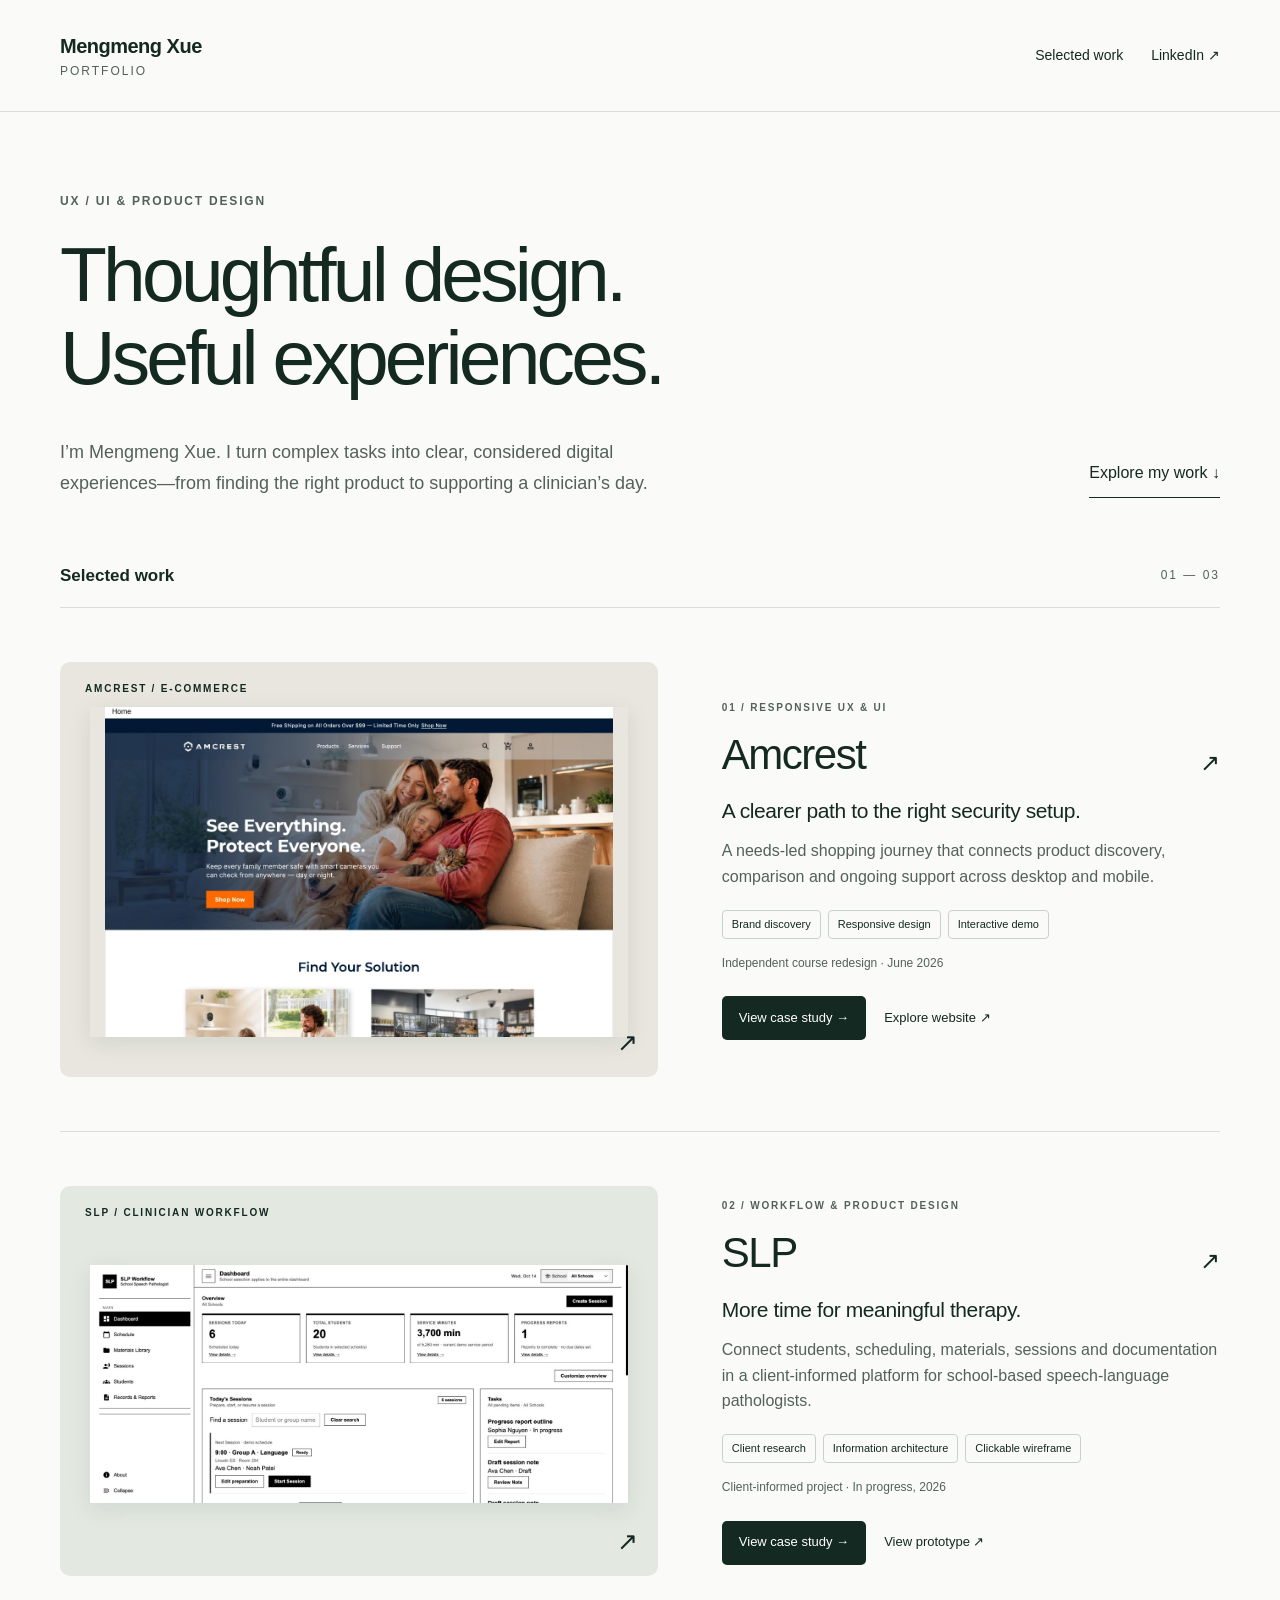
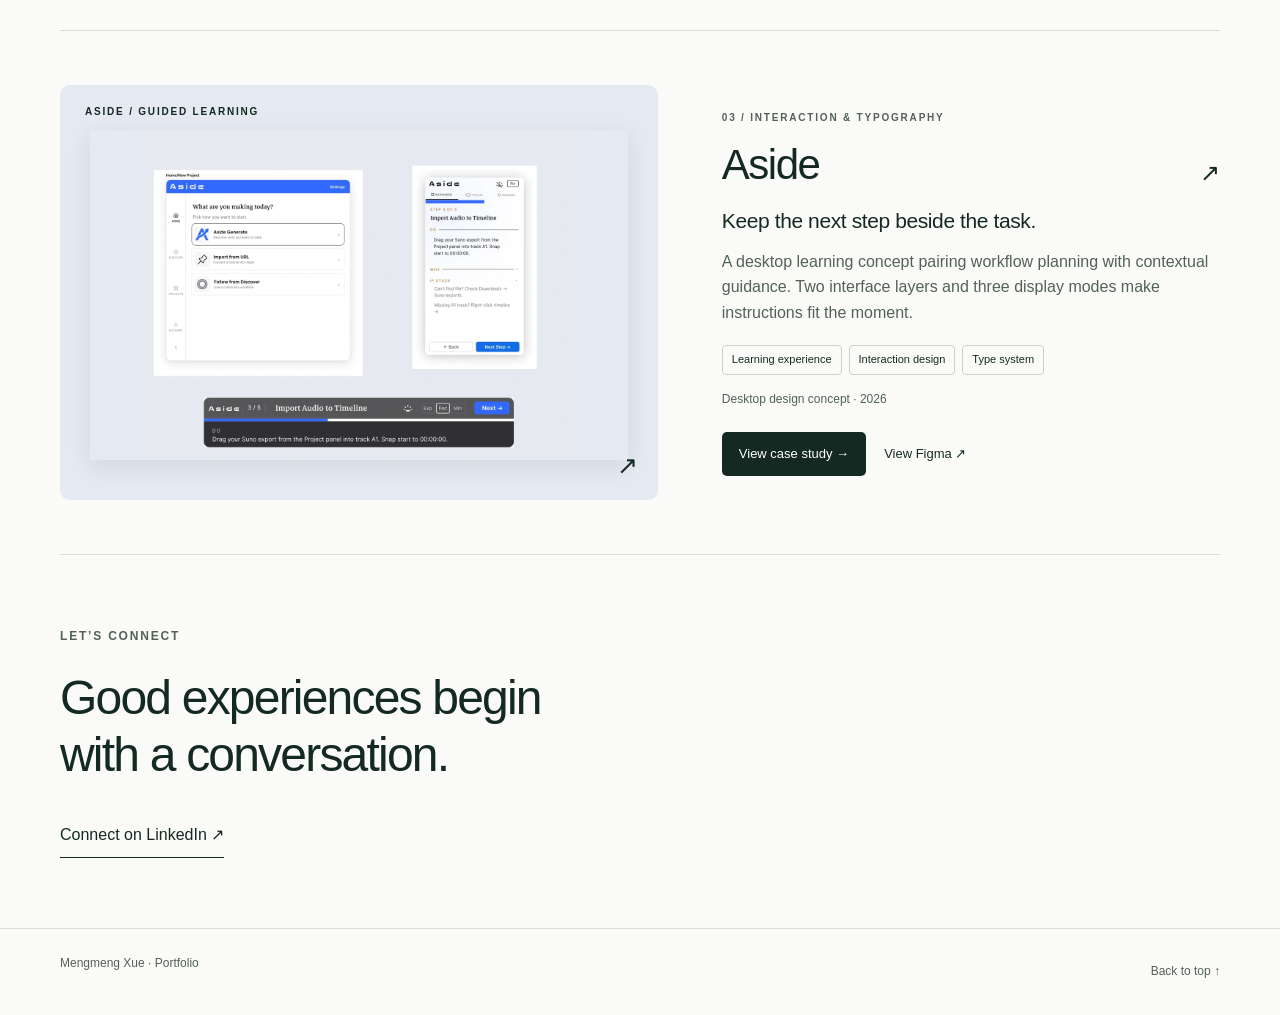
<file: index.html>
<!doctype html><html lang="en" translate="no" class="notranslate"><head><meta name="google" content="notranslate"><meta charset="utf-8"><meta name="viewport" content="width=device-width,initial-scale=1"><title>Mengmeng Xue Portfolio</title><meta name="description" content="Mengmeng Xue’s selected UX/UI and product design projects: Amcrest, SLP and Aside. Explore case studies, design work and interactive prototypes."><link rel="stylesheet" href="portfolio.css"></head><body><a class="skip" href="#work">Skip to selected work</a><header><a class="identity" href="./">Mengmeng Xue<span>Portfolio</span></a><nav aria-label="Main navigation"><a href="#work" data-en="Selected work">Selected work</a><a href="https://www.linkedin.com/in/mengmeng-xue-019123331/" target="_blank" rel="noopener">LinkedIn ↗</a></nav></header><main><section class="intro"><p class="eyebrow">UX / UI & PRODUCT DESIGN</p><h1 data-en="Thoughtful design.\nUseful experiences.">Thoughtful design.
Useful experiences.</h1><div class="intro-bottom"><p data-en="I’m Mengmeng Xue. I turn complex tasks into clear, considered digital experiences—from finding the right product to supporting a clinician’s day.">I’m Mengmeng Xue. I turn complex tasks into clear, considered digital experiences—from finding the right product to supporting a clinician’s day.</p><a href="#work" class="work-link" data-en="Explore my work ↓">Explore my work ↓</a></div></section><section id="work" aria-labelledby="work-heading"><div class="section-heading"><h2 id="work-heading" data-en="Selected work">Selected work</h2><span>01 — 03</span></div>
<article class="project"><a class="visual amcrest" href="amcrest/" aria-label="View Amcrest case study"><div class="visual-label">AMCREST / E-COMMERCE</div><img src="amcrest/assets/hero.webp" alt="Amcrest responsive e-commerce redesign" width="1200" height="780"><span class="visual-arrow" aria-hidden="true">↗</span></a><div class="project-copy"><p class="eyebrow">01 / RESPONSIVE UX & UI</p><a class="project-title" href="amcrest/"><h3>Amcrest</h3><span aria-hidden="true">↗</span></a><h4 data-en="A clearer path to the right security setup.">A clearer path to the right security setup.</h4><p data-en="A needs-led shopping journey that connects product discovery, comparison and ongoing support across desktop and mobile.">A needs-led shopping journey that connects product discovery, comparison and ongoing support across desktop and mobile.</p><ul class="tags"><li>Brand discovery</li><li>Responsive design</li><li>Interactive demo</li></ul><p class="context" data-en="Independent course redesign · June 2026">Independent course redesign · June 2026</p><div class="actions"><a class="primary" href="amcrest/" data-en="View case study →">View case study →</a><a href="amcrest/demo/" data-en="Explore website ↗">Explore website ↗</a></div></div></article>
<article class="project"><a class="visual slp" href="slp/" aria-label="View SLP case study"><div class="visual-label">SLP / CLINICIAN WORKFLOW</div><img loading="lazy" src="slp/dashboard.png" alt="SLP dashboard with school therapy workflows" width="1200" height="780"><span class="visual-arrow" aria-hidden="true">↗</span></a><div class="project-copy"><p class="eyebrow">02 / WORKFLOW & PRODUCT DESIGN</p><a class="project-title" href="slp/"><h3>SLP</h3><span aria-hidden="true">↗</span></a><h4 data-en="More time for meaningful therapy.">More time for meaningful therapy.</h4><p data-en="Connect students, scheduling, materials, sessions and documentation in a client-informed platform for school-based speech-language pathologists.">Connect students, scheduling, materials, sessions and documentation in a client-informed platform for school-based speech-language pathologists.</p><ul class="tags"><li>Client research</li><li>Information architecture</li><li>Clickable wireframe</li></ul><p class="context" data-en="Client-informed project · In progress, 2026">Client-informed project · In progress, 2026</p><div class="actions"><a class="primary" href="slp/" data-en="View case study →">View case study →</a><a href="slp/wireframe.html" data-en="View prototype ↗">View prototype ↗</a></div></div></article>
<article class="project"><a class="visual aside" href="aside/" aria-label="View Aside case study"><div class="visual-label">ASIDE / GUIDED LEARNING</div><img loading="lazy" src="aside/assets/hero.webp" alt="Aside guided-learning desktop interface" width="1200" height="780"><span class="visual-arrow" aria-hidden="true">↗</span></a><div class="project-copy"><p class="eyebrow">03 / INTERACTION & TYPOGRAPHY</p><a class="project-title" href="aside/"><h3>Aside</h3><span aria-hidden="true">↗</span></a><h4 data-en="Keep the next step beside the task.">Keep the next step beside the task.</h4><p data-en="A desktop learning concept pairing workflow planning with contextual guidance. Two interface layers and three display modes make instructions fit the moment.">A desktop learning concept pairing workflow planning with contextual guidance. Two interface layers and three display modes make instructions fit the moment.</p><ul class="tags"><li>Learning experience</li><li>Interaction design</li><li>Type system</li></ul><p class="context" data-en="Desktop design concept · 2026">Desktop design concept · 2026</p><div class="actions"><a class="primary" href="aside/" data-en="View case study →">View case study →</a><a href="https://www.figma.com/proto/5fghZi38ezu6mdgZ9sEp4g/Aside1.4?node-id=4021-5576&amp;t=BBgNLl8ZrgrQmkUc-1" target="_blank" rel="noopener" data-en="View Figma ↗">View Figma ↗</a></div></div></article></section><section class="closing"><p class="eyebrow" data-en="LET’S CONNECT">LET’S CONNECT</p><h2 data-en="Good experiences begin\nwith a conversation.">Good experiences begin
with a conversation.</h2><a href="https://www.linkedin.com/in/mengmeng-xue-019123331/" target="_blank" rel="noopener" data-en="Connect on LinkedIn ↗">Connect on LinkedIn ↗</a></section></main><footer><span>Mengmeng Xue · Portfolio</span><a href="#" data-en="Back to top ↑">Back to top ↑</a></footer><script src="portfolio.js?v=2"></script></body></html>
</file>
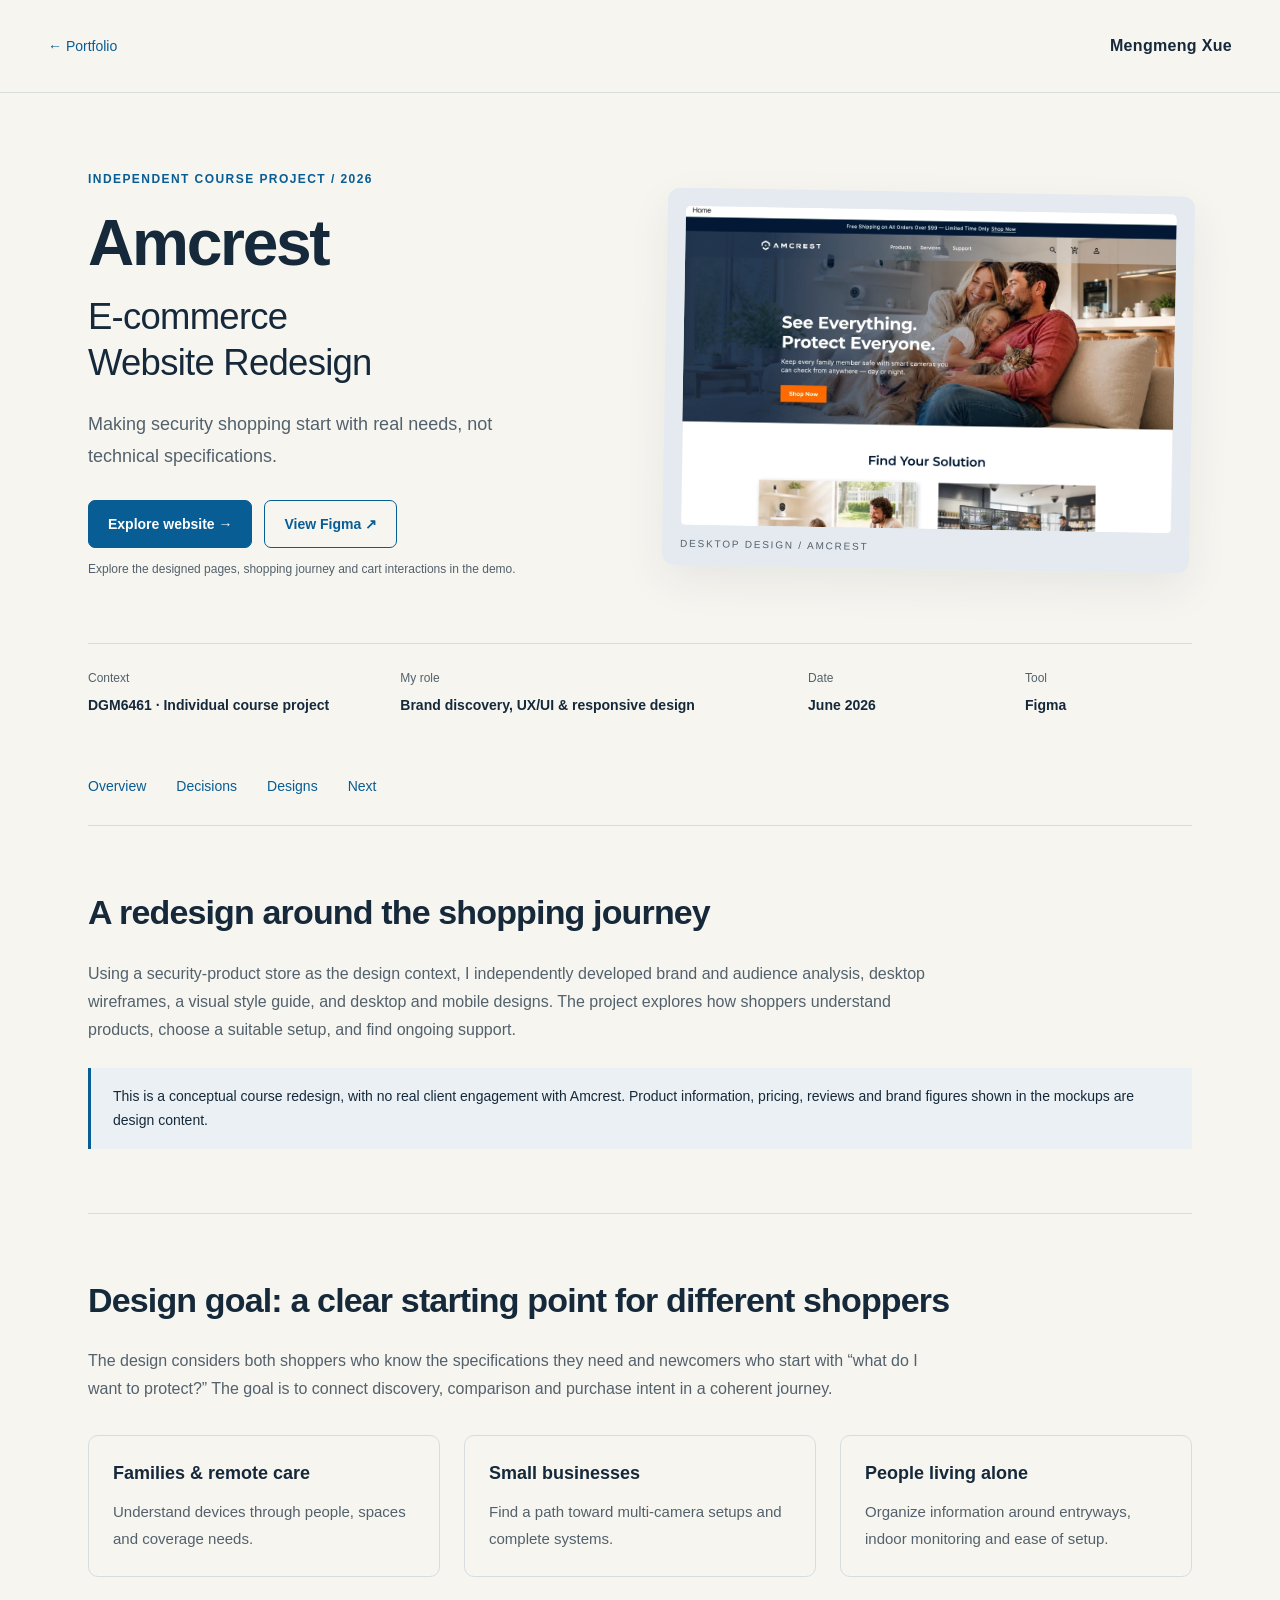
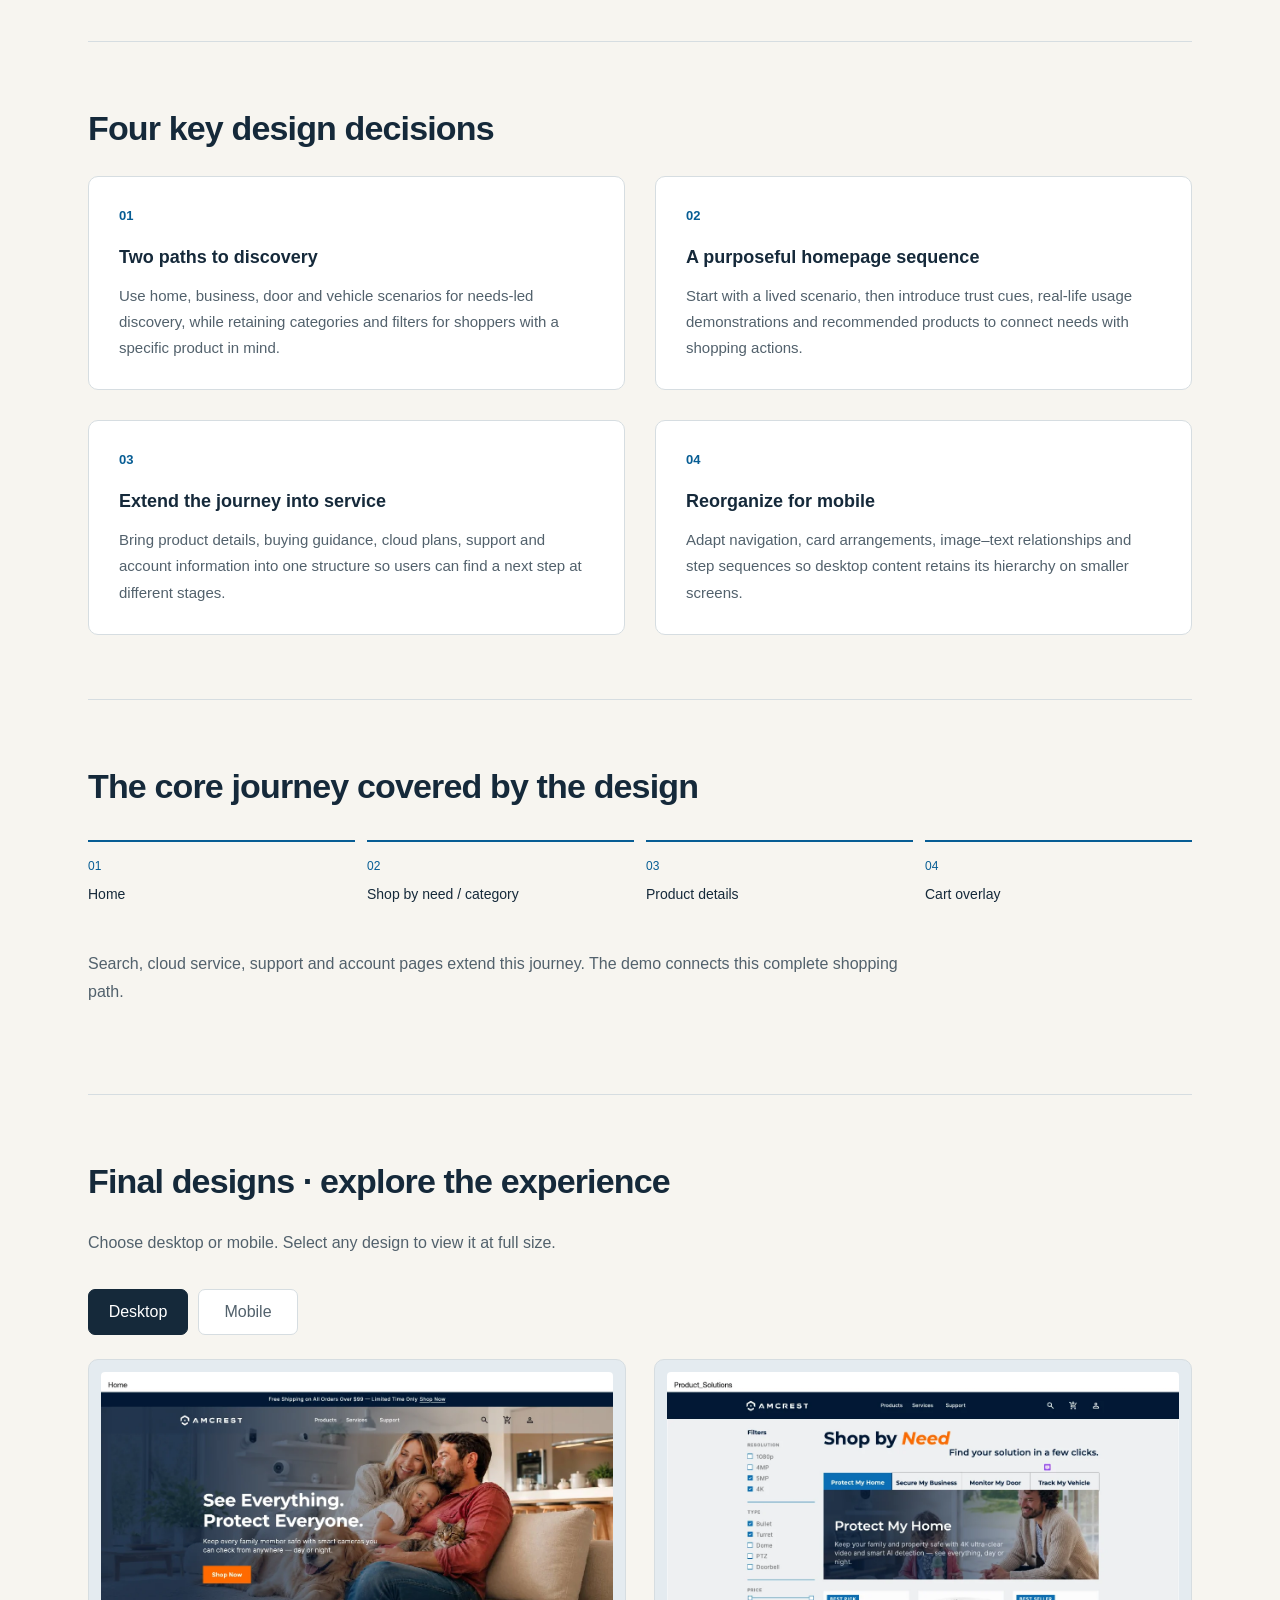
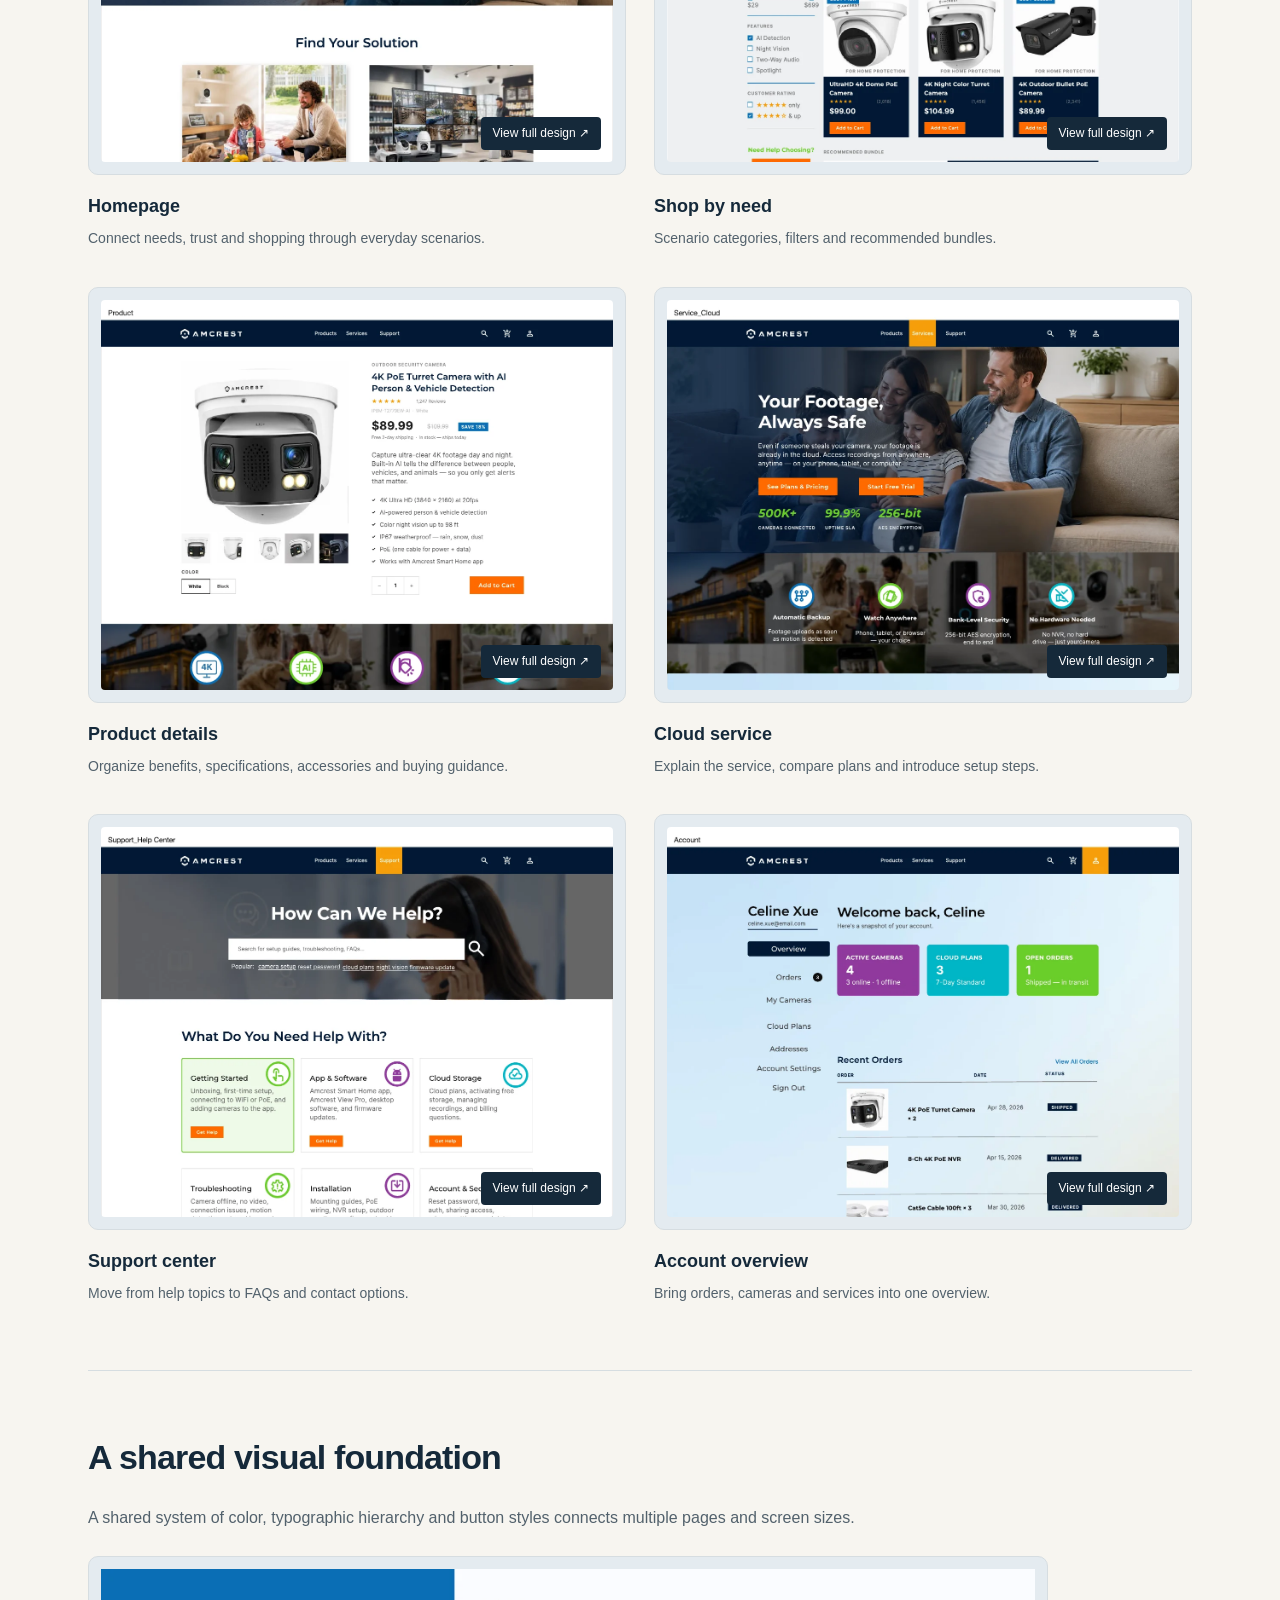
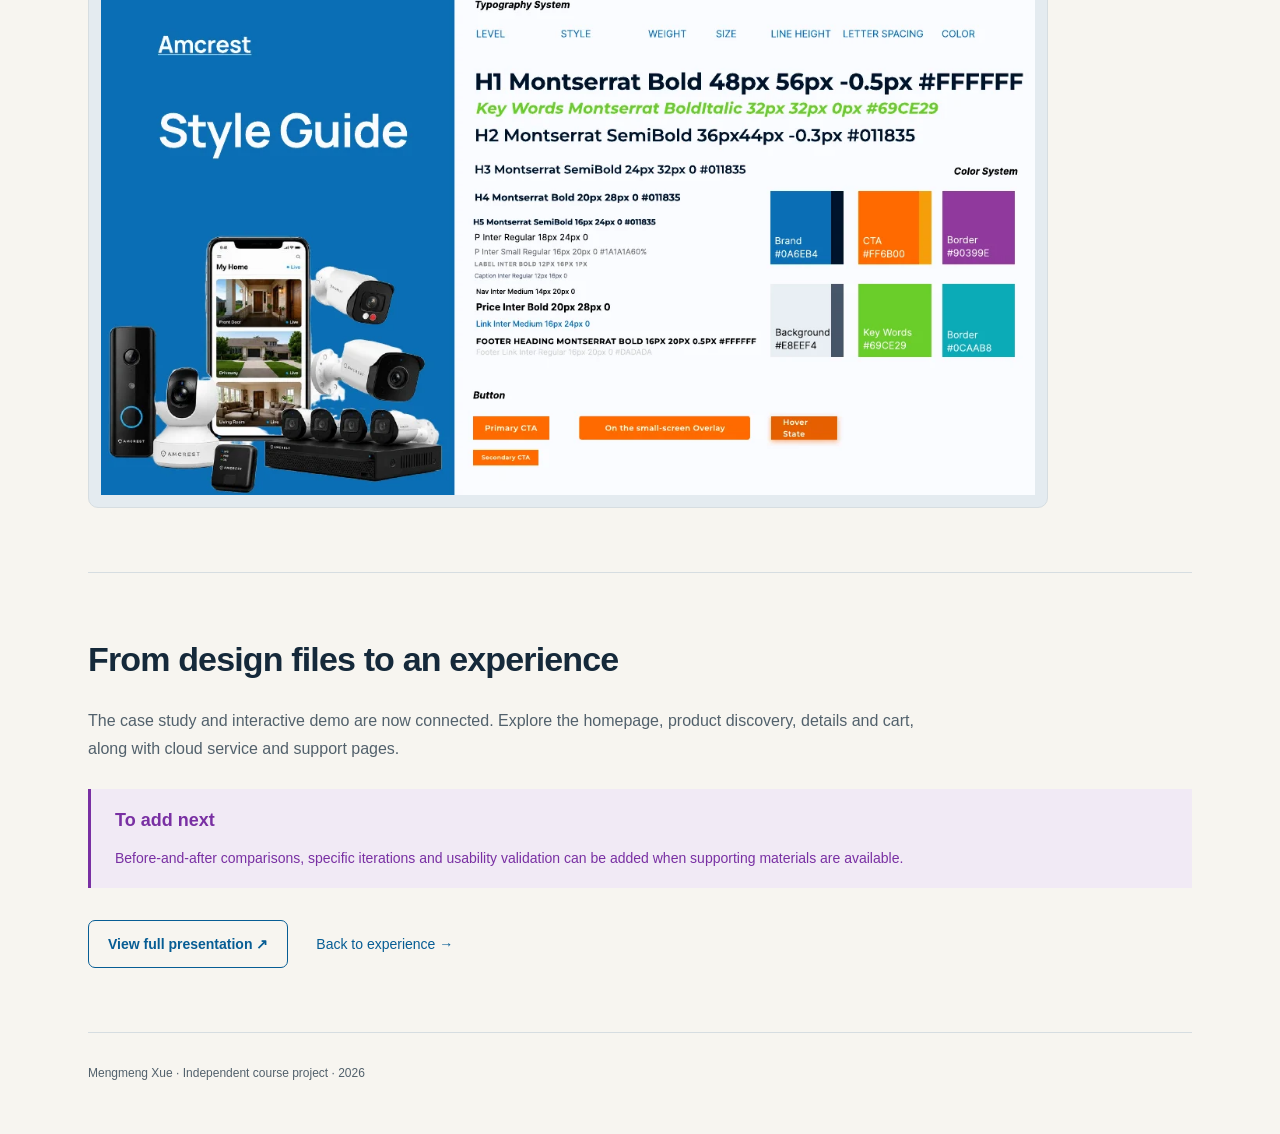
<file: amcrest/index.html>
<!doctype html><html lang="en" translate="no" class="notranslate"><head><meta name="google" content="notranslate"><meta charset="utf-8"><meta name="viewport" content="width=device-width,initial-scale=1"><title>Amcrest — Mengmeng Xue</title><meta name="description" content="Mengmeng Xue’s independent Amcrest e-commerce UX/UI course redesign. Explore the design decisions, desktop layouts and mobile designs."><link rel="stylesheet" href="case.css"></head><body><a class="skip" href="#main"><span class="" data-en="Skip to content">Skip to content</span></a><header class="header"><a href="../" class="back"><span data-en="← Portfolio">← Portfolio</span></a><a class="name" href="../">Mengmeng Xue</a></header><main id="main"><section class="hero"><div class="hero-copy"><p class="eyebrow" data-en="Independent course project / 2026">Independent course project / 2026</p><h1>Amcrest<span>E-commerce<br>Website Redesign</span></h1><p class="" data-en="Making security shopping start with real needs, not technical specifications.">Making security shopping start with real needs, not technical specifications.</p><div class="actions"><a class="button primary" href="demo/"><span data-en="Explore website →">Explore website →</span></a><a class="button secondary" target="_blank" rel="noopener noreferrer" href="https://www.figma.com/proto/iMqDvgjqjnDXmosGedNbzx/Portfolio?node-id=2-4822&amp;p=f&amp;t=RLLfZw5JpIydCZrK-1&amp;scaling=min-zoom&amp;content-scaling=fixed&amp;page-id=0%3A1"><span class="" data-en="View Figma ↗">View Figma ↗</span></a></div><p class="small" data-en="Explore the designed pages, shopping journey and cart interactions in the demo.">Explore the designed pages, shopping journey and cart interactions in the demo.</p></div><div class="hero-visual"><img src="assets/hero.webp" alt="Amcrest redesigned homepage with family hero and shopping scenarios" width="1200" height="780"><span class="visual-caption">DESKTOP DESIGN / AMCREST</span></div></section><dl class="metadata"><div><dt class="" data-en="Context">Context</dt><dd class="" data-en="DGM6461 · Individual course project">DGM6461 · Individual course project</dd></div><div><dt class="" data-en="My role">My role</dt><dd class="" data-en="Brand discovery, UX/UI &amp; responsive design">Brand discovery, UX/UI &amp; responsive design</dd></div><div><dt class="" data-en="Date">Date</dt><dd class="" data-en="June 2026">June 2026</dd></div><div><dt class="" data-en="Tool">Tool</dt><dd class="" data-en="Figma">Figma</dd></div></dl><nav class="section-nav" aria-label="Case study sections"><a href="#overview"><span class="" data-en="Overview">Overview</span></a><a href="#decisions"><span class="" data-en="Decisions">Decisions</span></a><a href="#designs"><span class="" data-en="Designs">Designs</span></a><a href="#next"><span class="" data-en="Next">Next</span></a></nav><section class="content-section" id="overview"><h2 class="" data-en="A redesign around the shopping journey">A redesign around the shopping journey</h2><p class="" data-en="Using a security-product store as the design context, I independently developed brand and audience analysis, desktop wireframes, a visual style guide, and desktop and mobile designs. The project explores how shoppers understand products, choose a suitable setup, and find ongoing support.">Using a security-product store as the design context, I independently developed brand and audience analysis, desktop wireframes, a visual style guide, and desktop and mobile designs. The project explores how shoppers understand products, choose a suitable setup, and find ongoing support.</p><div class="scope-note"><p class="" data-en="This is a conceptual course redesign, with no real client engagement with Amcrest. Product information, pricing, reviews and brand figures shown in the mockups are design content.">This is a conceptual course redesign, with no real client engagement with Amcrest. Product information, pricing, reviews and brand figures shown in the mockups are design content.</p></div></section><section class="content-section" id="challenge"><h2 class="" data-en="Design goal: a clear starting point for different shoppers">Design goal: a clear starting point for different shoppers</h2><p class="" data-en="The design considers both shoppers who know the specifications they need and newcomers who start with “what do I want to protect?” The goal is to connect discovery, comparison and purchase intent in a coherent journey.">The design considers both shoppers who know the specifications they need and newcomers who start with “what do I want to protect?” The goal is to connect discovery, comparison and purchase intent in a coherent journey.</p><div class="audiences"><article><h3 class="" data-en="Families &amp; remote care">Families &amp; remote care</h3><p class="" data-en="Understand devices through people, spaces and coverage needs.">Understand devices through people, spaces and coverage needs.</p></article><article><h3 class="" data-en="Small businesses">Small businesses</h3><p class="" data-en="Find a path toward multi-camera setups and complete systems.">Find a path toward multi-camera setups and complete systems.</p></article><article><h3 class="" data-en="People living alone">People living alone</h3><p class="" data-en="Organize information around entryways, indoor monitoring and ease of setup.">Organize information around entryways, indoor monitoring and ease of setup.</p></article></div></section><section class="content-section" id="decisions"><h2 class="" data-en="Four key design decisions">Four key design decisions</h2><div class="decisions"><article class="decision"><span class="number">01</span><h3 class="" data-en="Two paths to discovery">Two paths to discovery</h3><p class="" data-en="Use home, business, door and vehicle scenarios for needs-led discovery, while retaining categories and filters for shoppers with a specific product in mind.">Use home, business, door and vehicle scenarios for needs-led discovery, while retaining categories and filters for shoppers with a specific product in mind.</p></article><article class="decision"><span class="number">02</span><h3 class="" data-en="A purposeful homepage sequence">A purposeful homepage sequence</h3><p class="" data-en="Start with a lived scenario, then introduce trust cues, real-life usage demonstrations and recommended products to connect needs with shopping actions.">Start with a lived scenario, then introduce trust cues, real-life usage demonstrations and recommended products to connect needs with shopping actions.</p></article><article class="decision"><span class="number">03</span><h3 class="" data-en="Extend the journey into service">Extend the journey into service</h3><p class="" data-en="Bring product details, buying guidance, cloud plans, support and account information into one structure so users can find a next step at different stages.">Bring product details, buying guidance, cloud plans, support and account information into one structure so users can find a next step at different stages.</p></article><article class="decision"><span class="number">04</span><h3 class="" data-en="Reorganize for mobile">Reorganize for mobile</h3><p class="" data-en="Adapt navigation, card arrangements, image–text relationships and step sequences so desktop content retains its hierarchy on smaller screens.">Adapt navigation, card arrangements, image–text relationships and step sequences so desktop content retains its hierarchy on smaller screens.</p></article></div></section><section class="content-section" id="journey"><h2 class="" data-en="The core journey covered by the design">The core journey covered by the design</h2><ol class="journey"><li><span class="" data-en="Home">Home</span></li><li><span class="" data-en="Shop by need / category">Shop by need / category</span></li><li><span class="" data-en="Product details">Product details</span></li><li><span class="" data-en="Cart overlay">Cart overlay</span></li></ol><p class="" data-en="Search, cloud service, support and account pages extend this journey. The demo connects this complete shopping path.">Search, cloud service, support and account pages extend this journey. The demo connects this complete shopping path.</p></section><section class="content-section" id="designs"><h2 class="" data-en="Final designs · explore the experience">Final designs · explore the experience</h2><p class="" data-en="Choose desktop or mobile. Select any design to view it at full size.">Choose desktop or mobile. Select any design to view it at full size.</p><div class="view-switch" aria-label="Design viewport"><button type="button" data-view="desktop" aria-pressed="true"><span class="" data-en="Desktop">Desktop</span></button><button type="button" data-view="mobile" aria-pressed="false"><span class="" data-en="Mobile">Mobile</span></button></div><div class="gallery desktop" id="desktop-gallery"><figure><button class="image-button" type="button" data-image="assets/home.webp" data-caption-en="Homepage" aria-label="View design: Homepage"><img loading="lazy" src="assets/home.webp" alt="Amcrest Homepage design" width="1200" height="1600"><span class="zoom-label"><span class="" data-en="View full design ↗">View full design ↗</span></span></button><figcaption><h3 class="" data-en="Homepage">Homepage</h3><p class="" data-en="Connect needs, trust and shopping through everyday scenarios.">Connect needs, trust and shopping through everyday scenarios.</p></figcaption></figure><figure><button class="image-button" type="button" data-image="assets/solutions.webp" data-caption-en="Shop by need" aria-label="View design: Shop by need"><img loading="lazy" src="assets/solutions.webp" alt="Amcrest Shop by need design" width="1200" height="1600"><span class="zoom-label"><span class="" data-en="View full design ↗">View full design ↗</span></span></button><figcaption><h3 class="" data-en="Shop by need">Shop by need</h3><p class="" data-en="Scenario categories, filters and recommended bundles.">Scenario categories, filters and recommended bundles.</p></figcaption></figure><figure><button class="image-button" type="button" data-image="assets/product.webp" data-caption-en="Product details" aria-label="View design: Product details"><img loading="lazy" src="assets/product.webp" alt="Amcrest Product details design" width="1200" height="1600"><span class="zoom-label"><span class="" data-en="View full design ↗">View full design ↗</span></span></button><figcaption><h3 class="" data-en="Product details">Product details</h3><p class="" data-en="Organize benefits, specifications, accessories and buying guidance.">Organize benefits, specifications, accessories and buying guidance.</p></figcaption></figure><figure><button class="image-button" type="button" data-image="assets/cloud.webp" data-caption-en="Cloud service" aria-label="View design: Cloud service"><img loading="lazy" src="assets/cloud.webp" alt="Amcrest Cloud service design" width="1200" height="1600"><span class="zoom-label"><span class="" data-en="View full design ↗">View full design ↗</span></span></button><figcaption><h3 class="" data-en="Cloud service">Cloud service</h3><p class="" data-en="Explain the service, compare plans and introduce setup steps.">Explain the service, compare plans and introduce setup steps.</p></figcaption></figure><figure><button class="image-button" type="button" data-image="assets/support.webp" data-caption-en="Support center" aria-label="View design: Support center"><img loading="lazy" src="assets/support.webp" alt="Amcrest Support center design" width="1200" height="1600"><span class="zoom-label"><span class="" data-en="View full design ↗">View full design ↗</span></span></button><figcaption><h3 class="" data-en="Support center">Support center</h3><p class="" data-en="Move from help topics to FAQs and contact options.">Move from help topics to FAQs and contact options.</p></figcaption></figure><figure><button class="image-button" type="button" data-image="assets/account.webp" data-caption-en="Account overview" aria-label="View design: Account overview"><img loading="lazy" src="assets/account.webp" alt="Amcrest Account overview design" width="1200" height="1600"><span class="zoom-label"><span class="" data-en="View full design ↗">View full design ↗</span></span></button><figcaption><h3 class="" data-en="Account overview">Account overview</h3><p class="" data-en="Bring orders, cameras and services into one overview.">Bring orders, cameras and services into one overview.</p></figcaption></figure></div><div class="gallery mobile" id="mobile-gallery" hidden><figure><button class="image-button" type="button" data-image="assets/mobile-home.webp" data-caption-en="Mobile homepage" aria-label="View design: Mobile homepage"><img loading="lazy" src="assets/mobile-home.webp" alt="Amcrest Mobile homepage design" width="1200" height="1600"><span class="zoom-label"><span class="" data-en="View full design ↗">View full design ↗</span></span></button><figcaption><h3 class="" data-en="Mobile homepage">Mobile homepage</h3><p class="" data-en="Rearrange scenario cards, recommendations and trust cues.">Rearrange scenario cards, recommendations and trust cues.</p></figcaption></figure><figure><button class="image-button" type="button" data-image="assets/mobile-product.webp" data-caption-en="Mobile product details" aria-label="View design: Mobile product details"><img loading="lazy" src="assets/mobile-product.webp" alt="Amcrest Mobile product details design" width="1200" height="1600"><span class="zoom-label"><span class="" data-en="View full design ↗">View full design ↗</span></span></button><figcaption><h3 class="" data-en="Mobile product details">Mobile product details</h3><p class="" data-en="Organize shopping information into a continuous vertical flow.">Organize shopping information into a continuous vertical flow.</p></figcaption></figure></div></section><section class="content-section" id="style"><h2 class="" data-en="A shared visual foundation">A shared visual foundation</h2><p class="" data-en="A shared system of color, typographic hierarchy and button styles connects multiple pages and screen sizes.">A shared system of color, typographic hierarchy and button styles connects multiple pages and screen sizes.</p><button class="image-button style-image" data-image="assets/style-guide.webp" data-caption-en="Style guide" aria-label="View design: Style guide"><img loading="lazy" src="assets/style-guide.webp" alt="Amcrest typography, colors and buttons" width="1200" height="675"></button></section><section class="content-section" id="next"><h2 class="" data-en="From design files to an experience">From design files to an experience</h2><p class="" data-en="The case study and interactive demo are now connected. Explore the homepage, product discovery, details and cart, along with cloud service and support pages.">The case study and interactive demo are now connected. Explore the homepage, product discovery, details and cart, along with cloud service and support pages.</p><div class="pending"><h3 class="" data-en="To add next">To add next</h3><p class="" data-en="Before-and-after comparisons, specific iterations and usability validation can be added when supporting materials are available.">Before-and-after comparisons, specific iterations and usability validation can be added when supporting materials are available.</p></div><div class="closing-links"><a class="button secondary" href="assets/presentation.pdf" target="_blank" rel="noopener"><span class="" data-en="View full presentation ↗">View full presentation ↗</span></a><a href="demo/" class="text-link"><span class="" data-en="Back to experience →">Back to experience →</span></a></div></section></main><footer><span class="" data-en="Mengmeng Xue · Independent course project · 2026">Mengmeng Xue · Independent course project · 2026</span></footer><dialog id="lightbox"><div class="dialog-bar"><h2 id="image-caption"></h2><button id="close-dialog" aria-label="Close design">×</button></div><div class="dialog-content"><img id="full-image" alt=""></div></dialog><script src="case.js"></script></body></html>
</file>
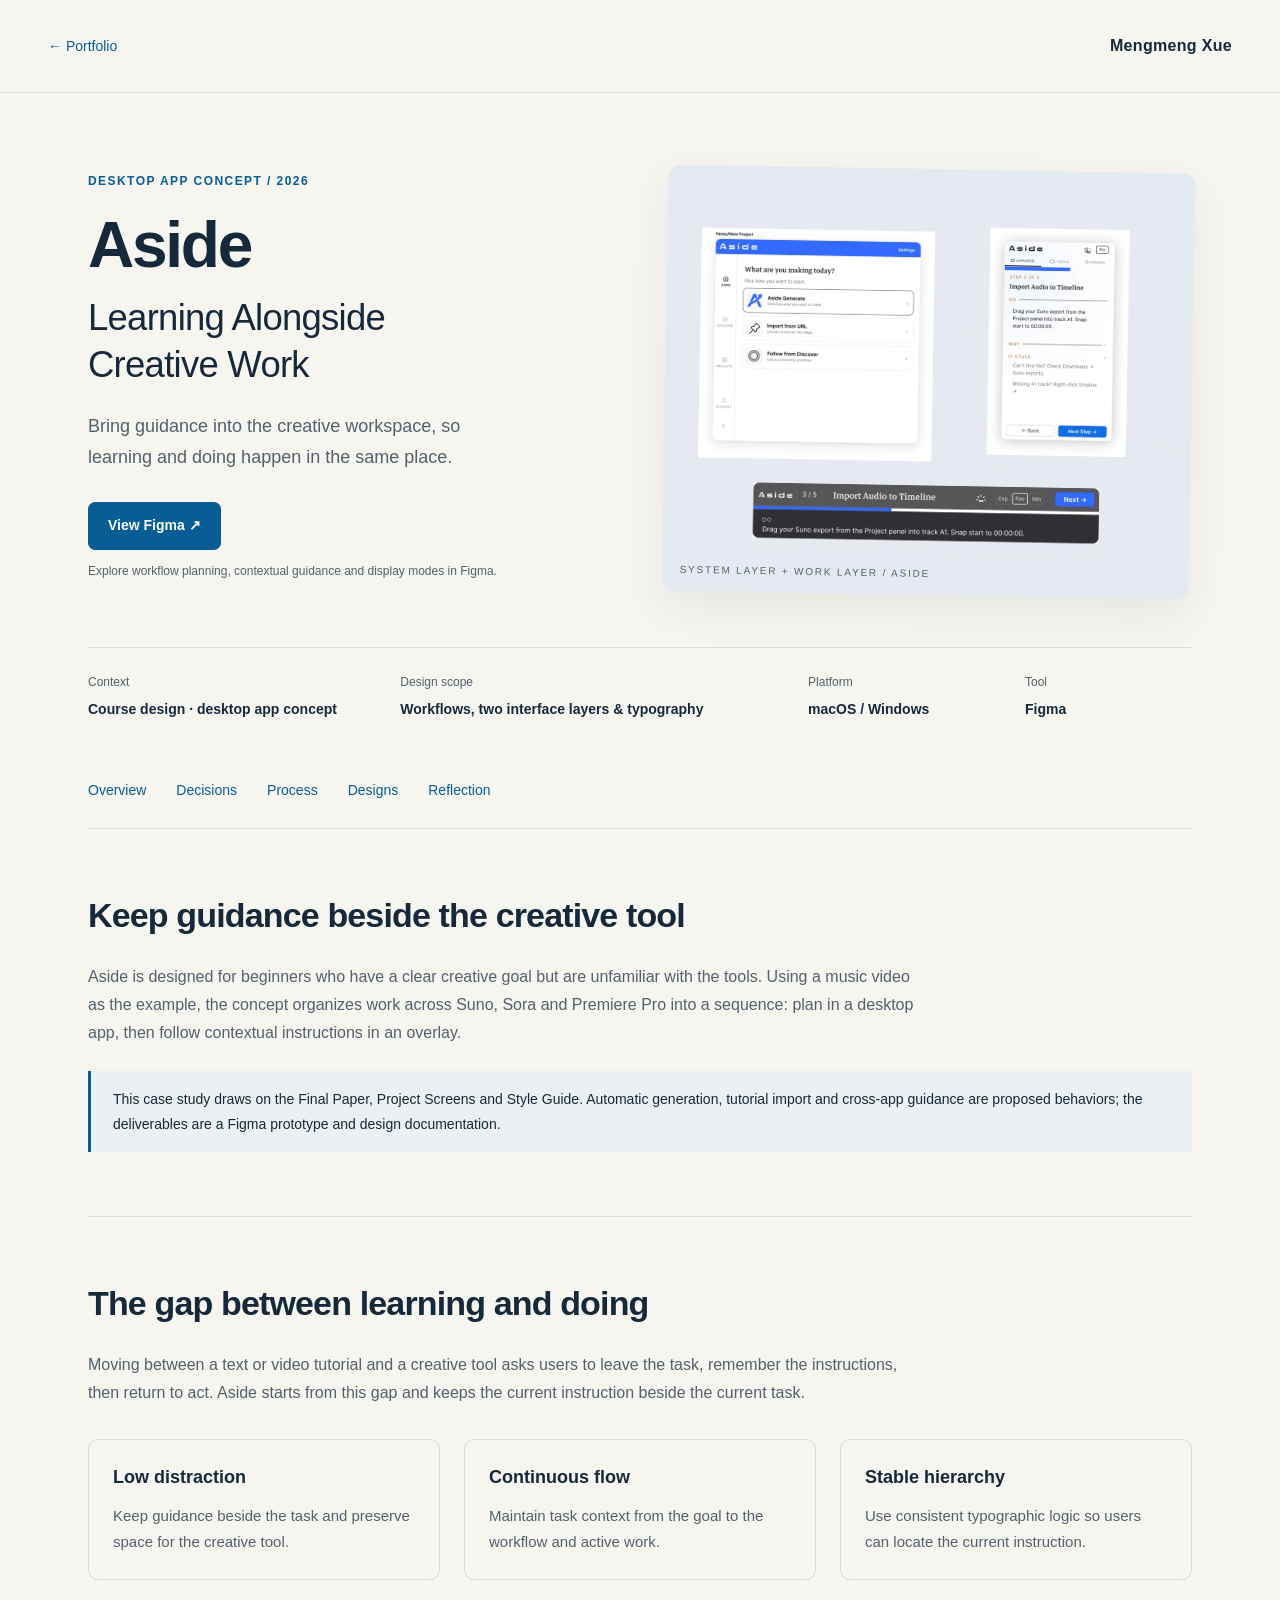
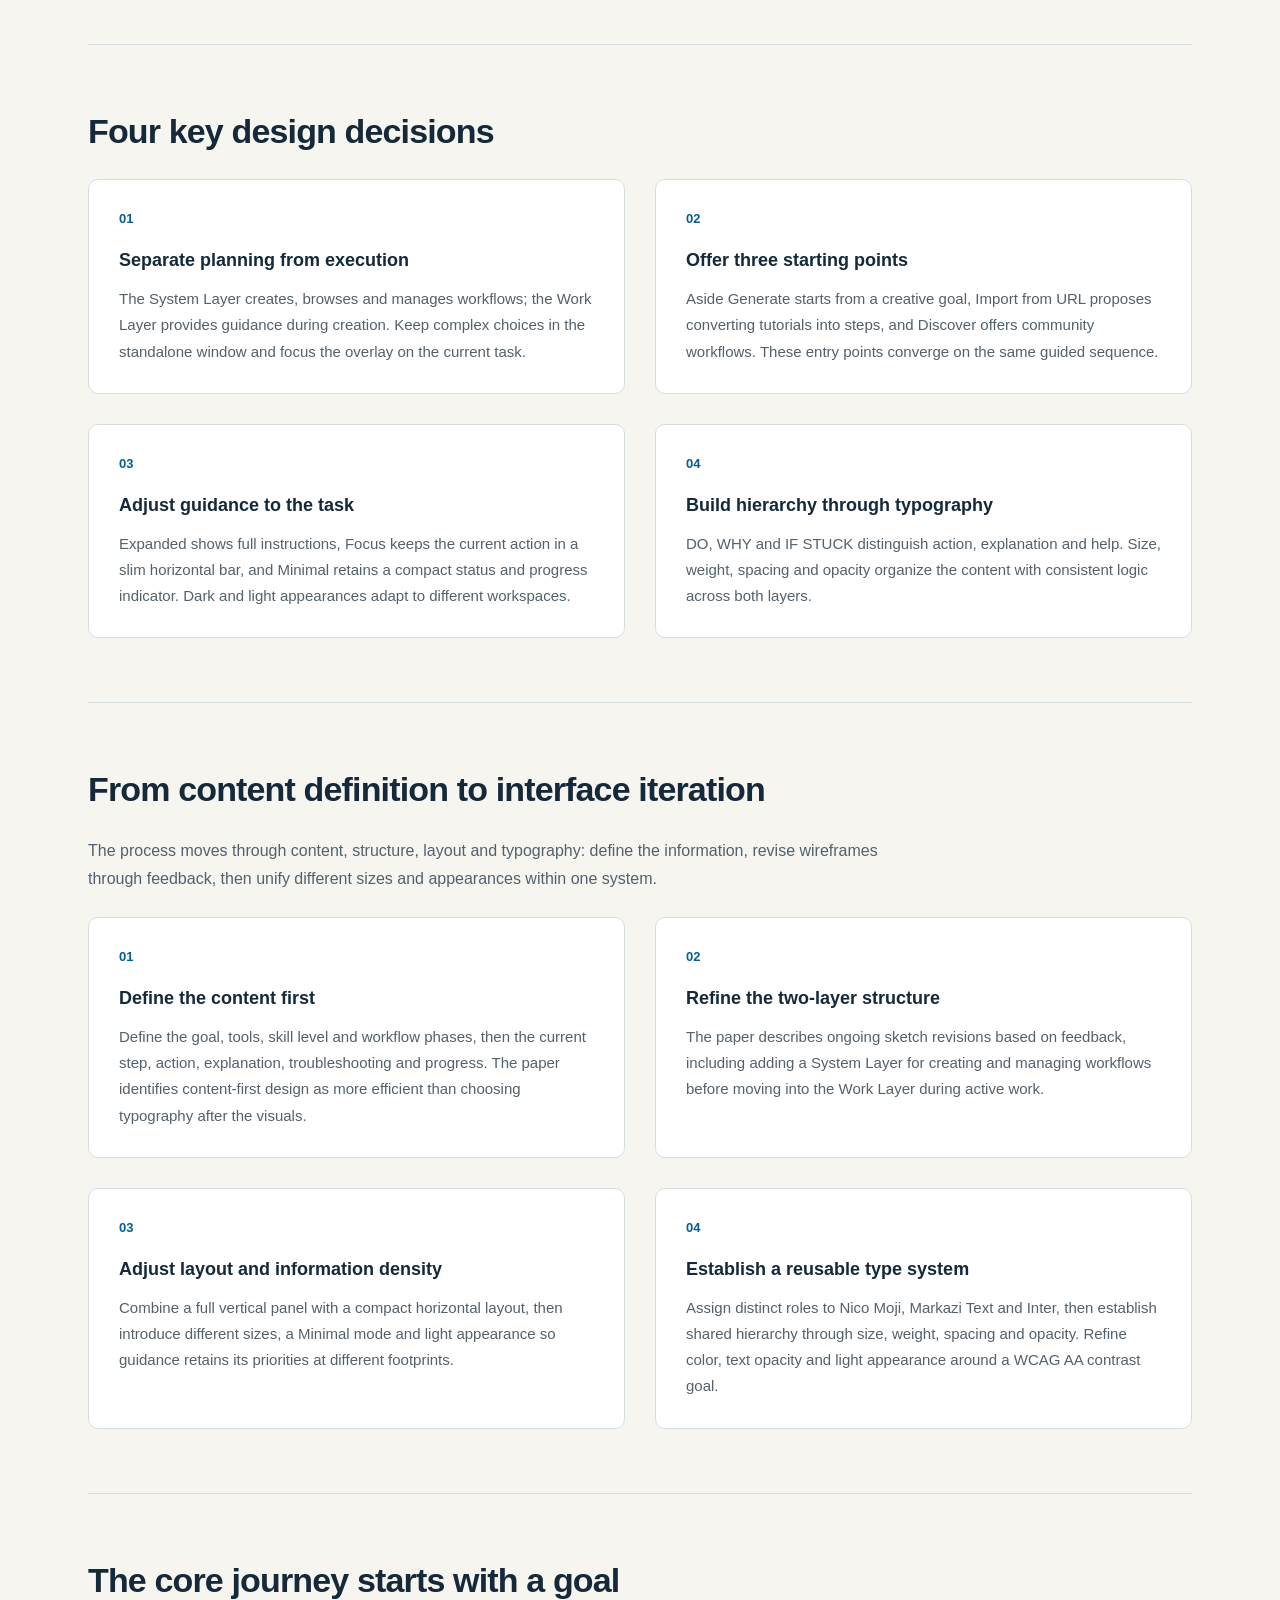
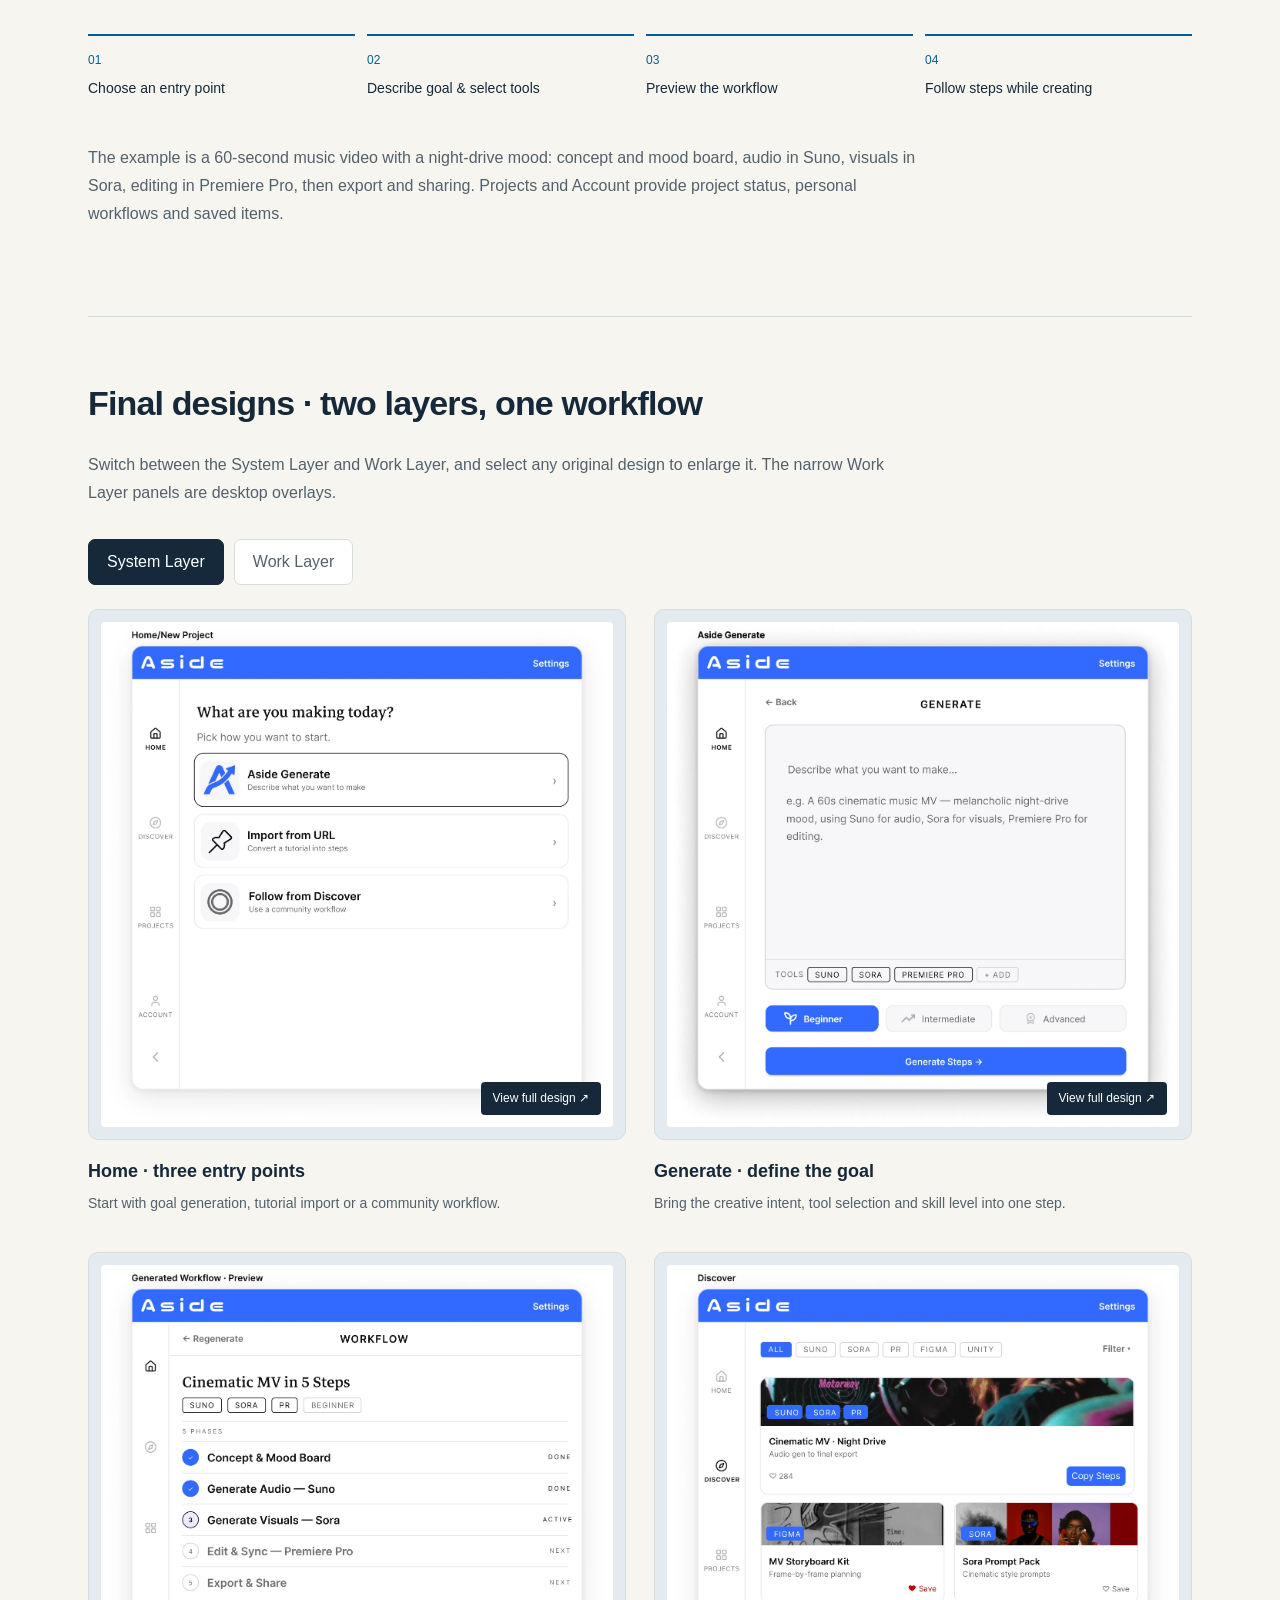
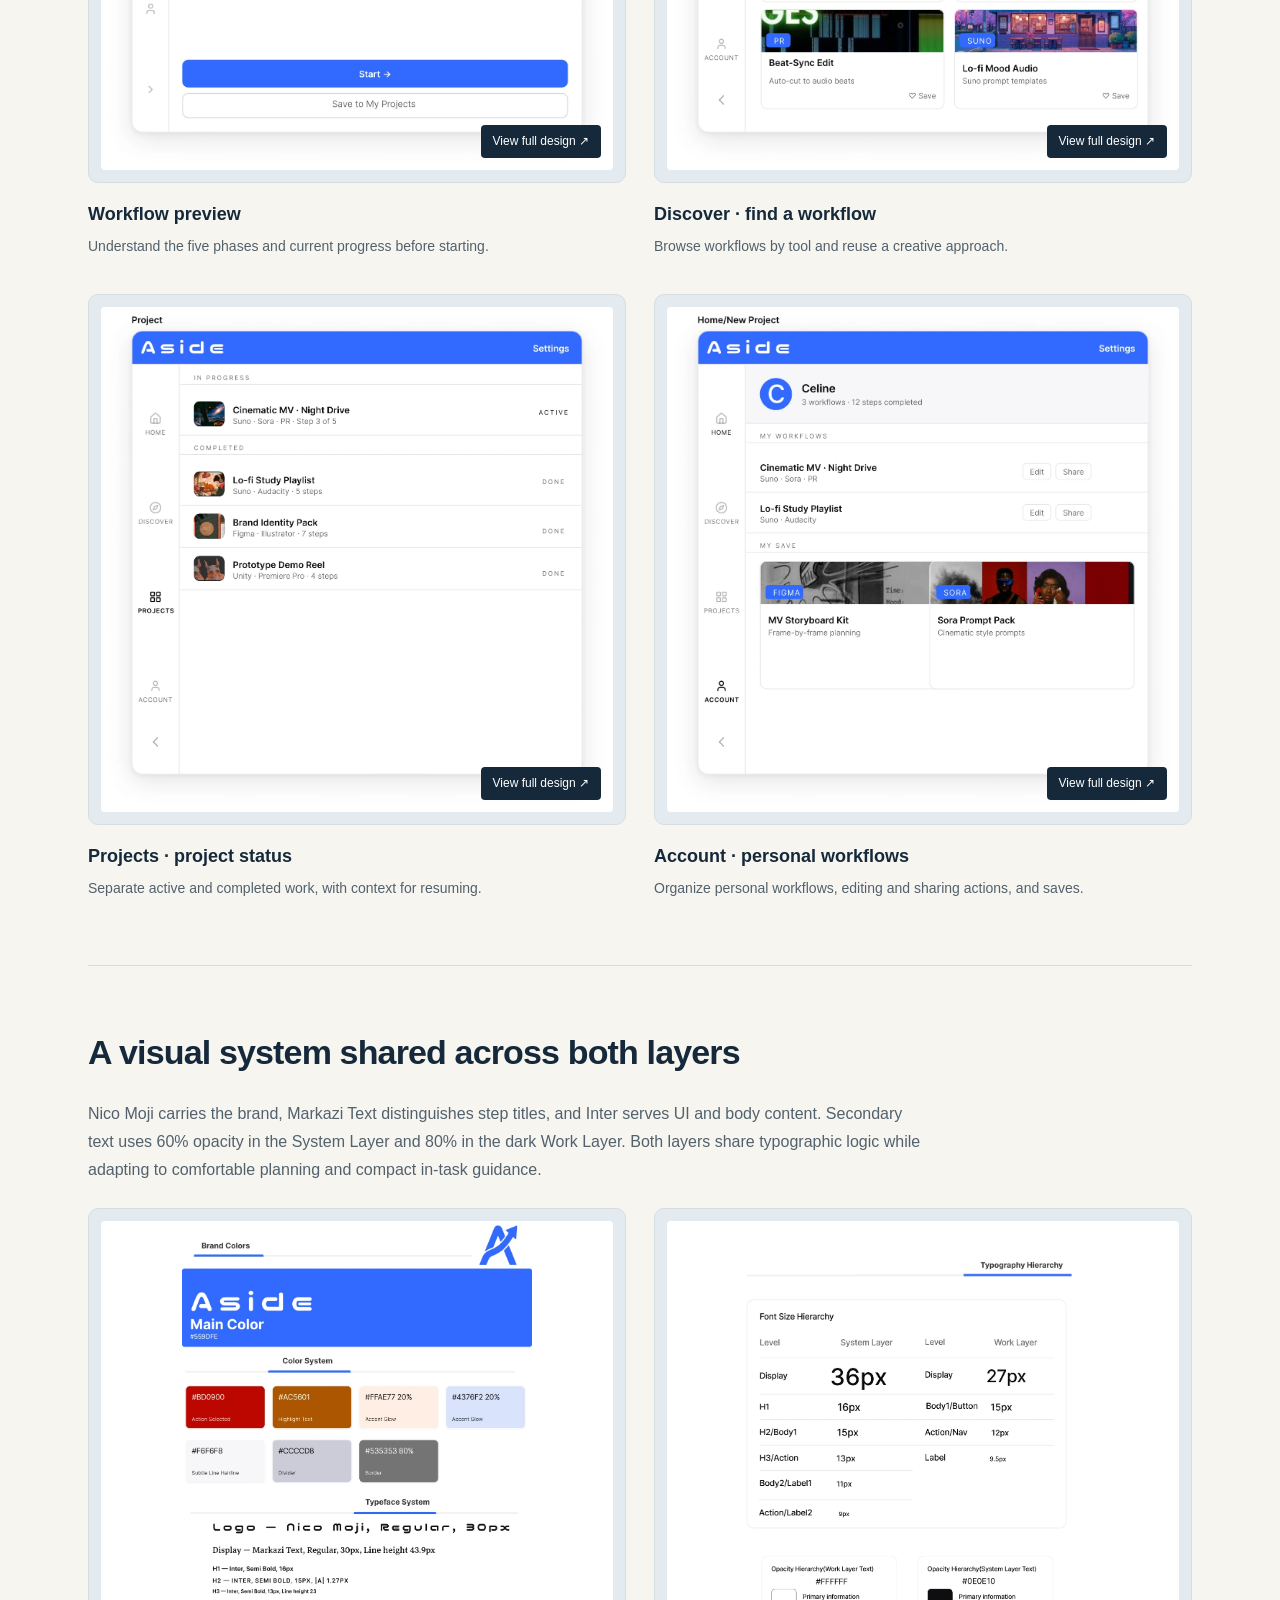
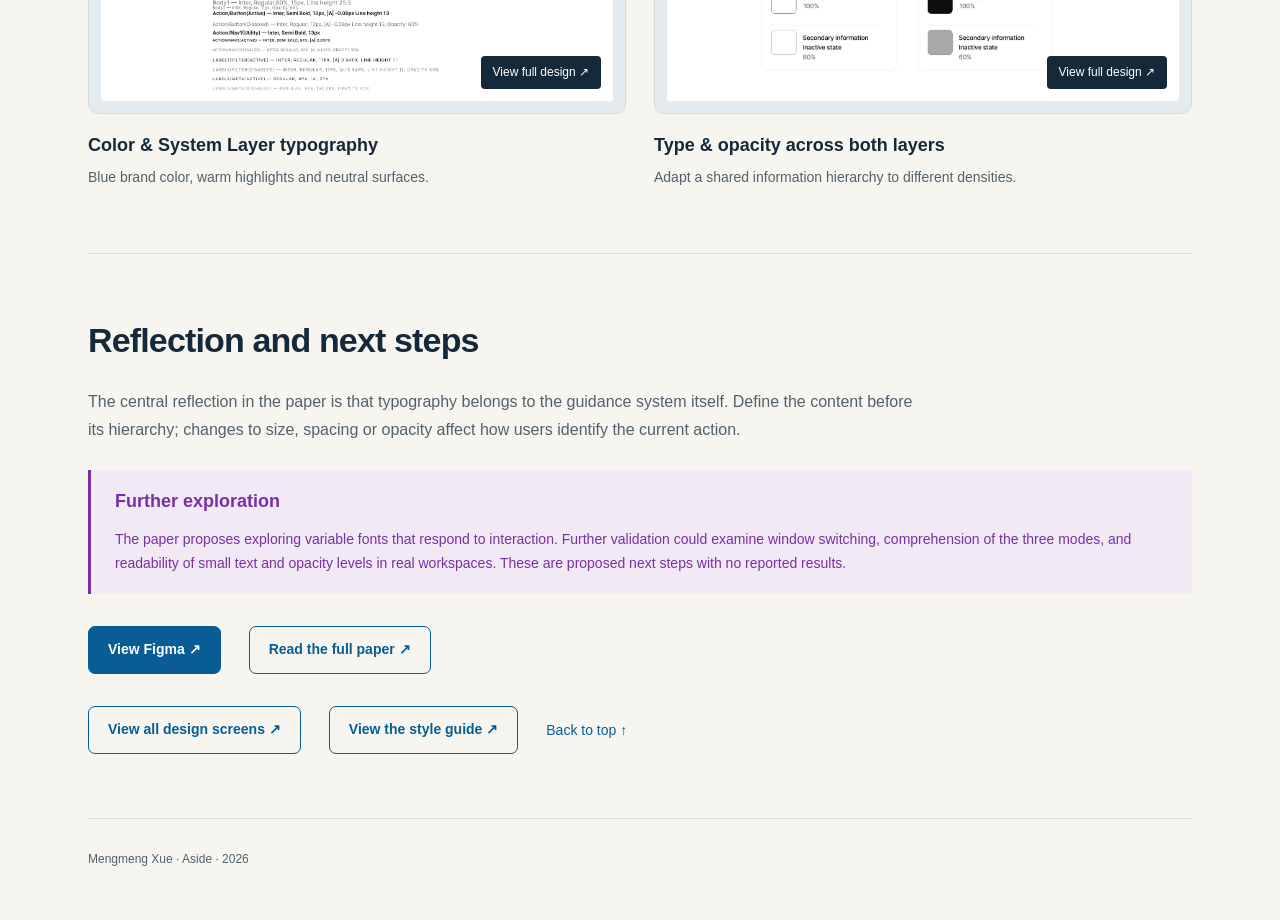
<file: aside/index.html>
<!doctype html><html lang="en" translate="no" class="notranslate"><head><meta name="google" content="notranslate"><meta charset="utf-8"><meta name="viewport" content="width=device-width,initial-scale=1"><title>Aside — Mengmeng Xue</title><meta name="description" content="Aside case study: a desktop guided-learning concept with workflow planning, contextual overlays and a two-layer typographic system."><link rel="stylesheet" href="case.css"></head><body><a class="skip" href="#main"><span  data-en="Skip to content">Skip to content</span></a><header class="header"><a href="../" class="back"><span data-en="← Portfolio">← Portfolio</span></a><a class="name" href="../">Mengmeng Xue</a></header><main id="main"><section class="hero"><div class="hero-copy"><p class="eyebrow" data-en="Desktop app concept / 2026">Desktop app concept / 2026</p><h1>Aside<span>Learning Alongside<br>Creative Work</span></h1><p  data-en="Bring guidance into the creative workspace, so learning and doing happen in the same place.">Bring guidance into the creative workspace, so learning and doing happen in the same place.</p><div class="actions"><a class="button primary" href="https://www.figma.com/proto/5fghZi38ezu6mdgZ9sEp4g/Aside1.4?node-id=4021-5576&amp;t=BBgNLl8ZrgrQmkUc-1" target="_blank" rel="noopener noreferrer"><span  data-en="View Figma ↗">View Figma ↗</span></a></div><p class="small" data-en="Explore workflow planning, contextual guidance and display modes in Figma.">Explore workflow planning, contextual guidance and display modes in Figma.</p></div><div class="hero-visual"><img src="assets/hero.webp" alt="Aside System Layer and Work Layer original designs" width="1200" height="900"><span class="visual-caption">SYSTEM LAYER + WORK LAYER / ASIDE</span></div></section><dl class="metadata"><div><dt  data-en="Context">Context</dt><dd  data-en="Course design · desktop app concept">Course design · desktop app concept</dd></div><div><dt  data-en="Design scope">Design scope</dt><dd  data-en="Workflows, two interface layers &amp; typography">Workflows, two interface layers &amp; typography</dd></div><div><dt  data-en="Platform">Platform</dt><dd  data-en="macOS / Windows">macOS / Windows</dd></div><div><dt  data-en="Tool">Tool</dt><dd  data-en="Figma">Figma</dd></div></dl><nav class="section-nav" aria-label="Case study sections"><a href="#overview"><span  data-en="Overview">Overview</span></a><a href="#decisions"><span  data-en="Decisions">Decisions</span></a><a href="#process"><span  data-en="Process">Process</span></a><a href="#designs"><span  data-en="Designs">Designs</span></a><a href="#reflection"><span  data-en="Reflection">Reflection</span></a></nav><section class="content-section" id="overview"><h2  data-en="Keep guidance beside the creative tool">Keep guidance beside the creative tool</h2><p  data-en="Aside is designed for beginners who have a clear creative goal but are unfamiliar with the tools. Using a music video as the example, the concept organizes work across Suno, Sora and Premiere Pro into a sequence: plan in a desktop app, then follow contextual instructions in an overlay.">Aside is designed for beginners who have a clear creative goal but are unfamiliar with the tools. Using a music video as the example, the concept organizes work across Suno, Sora and Premiere Pro into a sequence: plan in a desktop app, then follow contextual instructions in an overlay.</p><div class="scope-note"><p  data-en="This case study draws on the Final Paper, Project Screens and Style Guide. Automatic generation, tutorial import and cross-app guidance are proposed behaviors; the deliverables are a Figma prototype and design documentation.">This case study draws on the Final Paper, Project Screens and Style Guide. Automatic generation, tutorial import and cross-app guidance are proposed behaviors; the deliverables are a Figma prototype and design documentation.</p></div></section><section class="content-section" id="challenge"><h2  data-en="The gap between learning and doing">The gap between learning and doing</h2><p  data-en="Moving between a text or video tutorial and a creative tool asks users to leave the task, remember the instructions, then return to act. Aside starts from this gap and keeps the current instruction beside the current task.">Moving between a text or video tutorial and a creative tool asks users to leave the task, remember the instructions, then return to act. Aside starts from this gap and keeps the current instruction beside the current task.</p><div class="audiences"><article><h3  data-en="Low distraction">Low distraction</h3><p  data-en="Keep guidance beside the task and preserve space for the creative tool.">Keep guidance beside the task and preserve space for the creative tool.</p></article><article><h3  data-en="Continuous flow">Continuous flow</h3><p  data-en="Maintain task context from the goal to the workflow and active work.">Maintain task context from the goal to the workflow and active work.</p></article><article><h3  data-en="Stable hierarchy">Stable hierarchy</h3><p  data-en="Use consistent typographic logic so users can locate the current instruction.">Use consistent typographic logic so users can locate the current instruction.</p></article></div></section><section class="content-section" id="decisions"><h2  data-en="Four key design decisions">Four key design decisions</h2><div class="decisions"><article class="decision"><span class="number">01</span><h3  data-en="Separate planning from execution">Separate planning from execution</h3><p  data-en="The System Layer creates, browses and manages workflows; the Work Layer provides guidance during creation. Keep complex choices in the standalone window and focus the overlay on the current task.">The System Layer creates, browses and manages workflows; the Work Layer provides guidance during creation. Keep complex choices in the standalone window and focus the overlay on the current task.</p></article><article class="decision"><span class="number">02</span><h3  data-en="Offer three starting points">Offer three starting points</h3><p  data-en="Aside Generate starts from a creative goal, Import from URL proposes converting tutorials into steps, and Discover offers community workflows. These entry points converge on the same guided sequence.">Aside Generate starts from a creative goal, Import from URL proposes converting tutorials into steps, and Discover offers community workflows. These entry points converge on the same guided sequence.</p></article><article class="decision"><span class="number">03</span><h3  data-en="Adjust guidance to the task">Adjust guidance to the task</h3><p  data-en="Expanded shows full instructions, Focus keeps the current action in a slim horizontal bar, and Minimal retains a compact status and progress indicator. Dark and light appearances adapt to different workspaces.">Expanded shows full instructions, Focus keeps the current action in a slim horizontal bar, and Minimal retains a compact status and progress indicator. Dark and light appearances adapt to different workspaces.</p></article><article class="decision"><span class="number">04</span><h3  data-en="Build hierarchy through typography">Build hierarchy through typography</h3><p  data-en="DO, WHY and IF STUCK distinguish action, explanation and help. Size, weight, spacing and opacity organize the content with consistent logic across both layers.">DO, WHY and IF STUCK distinguish action, explanation and help. Size, weight, spacing and opacity organize the content with consistent logic across both layers.</p></article></div></section><section class="content-section" id="process"><h2  data-en="From content definition to interface iteration">From content definition to interface iteration</h2><p  data-en="The process moves through content, structure, layout and typography: define the information, revise wireframes through feedback, then unify different sizes and appearances within one system.">The process moves through content, structure, layout and typography: define the information, revise wireframes through feedback, then unify different sizes and appearances within one system.</p><div class="decisions"><article class="decision"><span class="number">01</span><h3  data-en="Define the content first">Define the content first</h3><p  data-en="Define the goal, tools, skill level and workflow phases, then the current step, action, explanation, troubleshooting and progress. The paper identifies content-first design as more efficient than choosing typography after the visuals.">Define the goal, tools, skill level and workflow phases, then the current step, action, explanation, troubleshooting and progress. The paper identifies content-first design as more efficient than choosing typography after the visuals.</p></article><article class="decision"><span class="number">02</span><h3  data-en="Refine the two-layer structure">Refine the two-layer structure</h3><p  data-en="The paper describes ongoing sketch revisions based on feedback, including adding a System Layer for creating and managing workflows before moving into the Work Layer during active work.">The paper describes ongoing sketch revisions based on feedback, including adding a System Layer for creating and managing workflows before moving into the Work Layer during active work.</p></article><article class="decision"><span class="number">03</span><h3  data-en="Adjust layout and information density">Adjust layout and information density</h3><p  data-en="Combine a full vertical panel with a compact horizontal layout, then introduce different sizes, a Minimal mode and light appearance so guidance retains its priorities at different footprints.">Combine a full vertical panel with a compact horizontal layout, then introduce different sizes, a Minimal mode and light appearance so guidance retains its priorities at different footprints.</p></article><article class="decision"><span class="number">04</span><h3  data-en="Establish a reusable type system">Establish a reusable type system</h3><p  data-en="Assign distinct roles to Nico Moji, Markazi Text and Inter, then establish shared hierarchy through size, weight, spacing and opacity. Refine color, text opacity and light appearance around a WCAG AA contrast goal.">Assign distinct roles to Nico Moji, Markazi Text and Inter, then establish shared hierarchy through size, weight, spacing and opacity. Refine color, text opacity and light appearance around a WCAG AA contrast goal.</p></article></div></section><section class="content-section" id="journey"><h2  data-en="The core journey starts with a goal">The core journey starts with a goal</h2><ol class="journey"><li><span  data-en="Choose an entry point">Choose an entry point</span></li><li><span  data-en="Describe goal &amp; select tools">Describe goal &amp; select tools</span></li><li><span  data-en="Preview the workflow">Preview the workflow</span></li><li><span  data-en="Follow steps while creating">Follow steps while creating</span></li></ol><p  data-en="The example is a 60-second music video with a night-drive mood: concept and mood board, audio in Suno, visuals in Sora, editing in Premiere Pro, then export and sharing. Projects and Account provide project status, personal workflows and saved items.">The example is a 60-second music video with a night-drive mood: concept and mood board, audio in Suno, visuals in Sora, editing in Premiere Pro, then export and sharing. Projects and Account provide project status, personal workflows and saved items.</p></section><section class="content-section" id="designs"><h2  data-en="Final designs · two layers, one workflow">Final designs · two layers, one workflow</h2><p  data-en="Switch between the System Layer and Work Layer, and select any original design to enlarge it. The narrow Work Layer panels are desktop overlays.">Switch between the System Layer and Work Layer, and select any original design to enlarge it. The narrow Work Layer panels are desktop overlays.</p><div class="view-switch" aria-label="Interface layer"><button type="button" data-view="system" aria-pressed="true">System Layer</button><button type="button" data-view="work" aria-pressed="false">Work Layer</button></div><div class="gallery system" id="system-gallery"><figure><button class="image-button " type="button" data-image="assets/home.webp" data-caption-en="Home · three entry points" aria-label="View design: Home · three entry points"><img loading="lazy" src="assets/home.webp" alt="Home · three entry points — original Aside design" width="1329" height="1311"><span class="zoom-label"><span  data-en="View full design ↗">View full design ↗</span></span></button><figcaption><h3  data-en="Home · three entry points">Home · three entry points</h3><p  data-en="Start with goal generation, tutorial import or a community workflow.">Start with goal generation, tutorial import or a community workflow.</p></figcaption></figure><figure><button class="image-button " type="button" data-image="assets/generate.webp" data-caption-en="Generate · define the goal" aria-label="View design: Generate · define the goal"><img loading="lazy" src="assets/generate.webp" alt="Generate · define the goal — original Aside design" width="1329" height="1311"><span class="zoom-label"><span  data-en="View full design ↗">View full design ↗</span></span></button><figcaption><h3  data-en="Generate · define the goal">Generate · define the goal</h3><p  data-en="Bring the creative intent, tool selection and skill level into one step.">Bring the creative intent, tool selection and skill level into one step.</p></figcaption></figure><figure><button class="image-button " type="button" data-image="assets/preview.webp" data-caption-en="Workflow preview" aria-label="View design: Workflow preview"><img loading="lazy" src="assets/preview.webp" alt="Workflow preview — original Aside design" width="1329" height="1311"><span class="zoom-label"><span  data-en="View full design ↗">View full design ↗</span></span></button><figcaption><h3  data-en="Workflow preview">Workflow preview</h3><p  data-en="Understand the five phases and current progress before starting.">Understand the five phases and current progress before starting.</p></figcaption></figure><figure><button class="image-button " type="button" data-image="assets/discover.webp" data-caption-en="Discover · find a workflow" aria-label="View design: Discover · find a workflow"><img loading="lazy" src="assets/discover.webp" alt="Discover · find a workflow — original Aside design" width="1329" height="1311"><span class="zoom-label"><span  data-en="View full design ↗">View full design ↗</span></span></button><figcaption><h3  data-en="Discover · find a workflow">Discover · find a workflow</h3><p  data-en="Browse workflows by tool and reuse a creative approach.">Browse workflows by tool and reuse a creative approach.</p></figcaption></figure><figure><button class="image-button " type="button" data-image="assets/projects.webp" data-caption-en="Projects · project status" aria-label="View design: Projects · project status"><img loading="lazy" src="assets/projects.webp" alt="Projects · project status — original Aside design" width="1329" height="1311"><span class="zoom-label"><span  data-en="View full design ↗">View full design ↗</span></span></button><figcaption><h3  data-en="Projects · project status">Projects · project status</h3><p  data-en="Separate active and completed work, with context for resuming.">Separate active and completed work, with context for resuming.</p></figcaption></figure><figure><button class="image-button " type="button" data-image="assets/account.webp" data-caption-en="Account · personal workflows" aria-label="View design: Account · personal workflows"><img loading="lazy" src="assets/account.webp" alt="Account · personal workflows — original Aside design" width="1329" height="1311"><span class="zoom-label"><span  data-en="View full design ↗">View full design ↗</span></span></button><figcaption><h3  data-en="Account · personal workflows">Account · personal workflows</h3><p  data-en="Organize personal workflows, editing and sharing actions, and saves.">Organize personal workflows, editing and sharing actions, and saves.</p></figcaption></figure></div><div class="gallery work" id="work-gallery" hidden><figure><button class="image-button " type="button" data-image="assets/expanded-dark.webp" data-caption-en="Expanded · dark" aria-label="View design: Expanded · dark"><img loading="lazy" src="assets/expanded-dark.webp" alt="Expanded · dark — original Aside design" width="612" height="1103"><span class="zoom-label"><span  data-en="View full design ↗">View full design ↗</span></span></button><figcaption><h3  data-en="Expanded · dark">Expanded · dark</h3><p  data-en="Show the current step, DO, WHY and IF STUCK in full.">Show the current step, DO, WHY and IF STUCK in full.</p></figcaption></figure><figure><button class="image-button " type="button" data-image="assets/expanded-light.webp" data-caption-en="Expanded · light" aria-label="View design: Expanded · light"><img loading="lazy" src="assets/expanded-light.webp" alt="Expanded · light — original Aside design" width="775" height="1266"><span class="zoom-label"><span  data-en="View full design ↗">View full design ↗</span></span></button><figcaption><h3  data-en="Expanded · light">Expanded · light</h3><p  data-en="Preserve the full hierarchy in a light workspace.">Preserve the full hierarchy in a light workspace.</p></figcaption></figure><figure><button class="image-button " type="button" data-image="assets/focus-dark.webp" data-caption-en="Focus · dark" aria-label="View design: Focus · dark"><img loading="lazy" src="assets/focus-dark.webp" alt="Focus · dark — original Aside design" width="1390" height="222"><span class="zoom-label"><span  data-en="View full design ↗">View full design ↗</span></span></button><figcaption><h3  data-en="Focus · dark">Focus · dark</h3><p  data-en="A slim horizontal bar emphasizes the current action and next step.">A slim horizontal bar emphasizes the current action and next step.</p></figcaption></figure><figure><button class="image-button " type="button" data-image="assets/focus-light.webp" data-caption-en="Focus · light" aria-label="View design: Focus · light"><img loading="lazy" src="assets/focus-light.webp" alt="Focus · light — original Aside design" width="1553" height="385"><span class="zoom-label"><span  data-en="View full design ↗">View full design ↗</span></span></button><figcaption><h3  data-en="Focus · light">Focus · light</h3><p  data-en="Reduce the footprint while keeping the instruction visible.">Reduce the footprint while keeping the instruction visible.</p></figcaption></figure><figure><button class="image-button " type="button" data-image="assets/minimal-dark.webp" data-caption-en="Minimal · dark" aria-label="View design: Minimal · dark"><img loading="lazy" src="assets/minimal-dark.webp" alt="Minimal · dark — original Aside design" width="1031" height="222"><span class="zoom-label"><span  data-en="View full design ↗">View full design ↗</span></span></button><figcaption><h3  data-en="Minimal · dark">Minimal · dark</h3><p  data-en="Compact task, progress and mode controls.">Compact task, progress and mode controls.</p></figcaption></figure><figure><button class="image-button " type="button" data-image="assets/minimal-light.webp" data-caption-en="Minimal · light" aria-label="View design: Minimal · light"><img loading="lazy" src="assets/minimal-light.webp" alt="Minimal · light — original Aside design" width="1052" height="266"><span class="zoom-label"><span  data-en="View full design ↗">View full design ↗</span></span></button><figcaption><h3  data-en="Minimal · light">Minimal · light</h3><p  data-en="Retain task context with minimal information.">Retain task context with minimal information.</p></figcaption></figure></div></section><section class="content-section" id="style"><h2  data-en="A visual system shared across both layers">A visual system shared across both layers</h2><p  data-en="Nico Moji carries the brand, Markazi Text distinguishes step titles, and Inter serves UI and body content. Secondary text uses 60% opacity in the System Layer and 80% in the dark Work Layer. Both layers share typographic logic while adapting to comfortable planning and compact in-task guidance.">Nico Moji carries the brand, Markazi Text distinguishes step titles, and Inter serves UI and body content. Secondary text uses 60% opacity in the System Layer and 80% in the dark Work Layer. Both layers share typographic logic while adapting to comfortable planning and compact in-task guidance.</p><div class="gallery style-gallery"><figure><button class="image-button " type="button" data-image="assets/style-1.webp" data-caption-en="Color &amp; System Layer typography" aria-label="View design: Color &amp; System Layer typography"><img loading="lazy" src="assets/style-1.webp" alt="Color &amp; System Layer typography — original Aside design" width="971" height="1329"><span class="zoom-label"><span  data-en="View full design ↗">View full design ↗</span></span></button><figcaption><h3  data-en="Color &amp; System Layer typography">Color &amp; System Layer typography</h3><p  data-en="Blue brand color, warm highlights and neutral surfaces.">Blue brand color, warm highlights and neutral surfaces.</p></figcaption></figure><figure><button class="image-button " type="button" data-image="assets/style-3.webp" data-caption-en="Type &amp; opacity across both layers" aria-label="View design: Type &amp; opacity across both layers"><img loading="lazy" src="assets/style-3.webp" alt="Type &amp; opacity across both layers — original Aside design" width="1057" height="1333"><span class="zoom-label"><span  data-en="View full design ↗">View full design ↗</span></span></button><figcaption><h3  data-en="Type &amp; opacity across both layers">Type &amp; opacity across both layers</h3><p  data-en="Adapt a shared information hierarchy to different densities.">Adapt a shared information hierarchy to different densities.</p></figcaption></figure></div></section><section class="content-section" id="reflection"><h2  data-en="Reflection and next steps">Reflection and next steps</h2><p  data-en="The central reflection in the paper is that typography belongs to the guidance system itself. Define the content before its hierarchy; changes to size, spacing or opacity affect how users identify the current action.">The central reflection in the paper is that typography belongs to the guidance system itself. Define the content before its hierarchy; changes to size, spacing or opacity affect how users identify the current action.</p><div class="pending"><h3  data-en="Further exploration">Further exploration</h3><p  data-en="The paper proposes exploring variable fonts that respond to interaction. Further validation could examine window switching, comprehension of the three modes, and readability of small text and opacity levels in real workspaces. These are proposed next steps with no reported results.">The paper proposes exploring variable fonts that respond to interaction. Further validation could examine window switching, comprehension of the three modes, and readability of small text and opacity levels in real workspaces. These are proposed next steps with no reported results.</p></div><div class="closing-links"><a class="button primary" href="https://www.figma.com/proto/5fghZi38ezu6mdgZ9sEp4g/Aside1.4?node-id=4021-5576&amp;t=BBgNLl8ZrgrQmkUc-1" target="_blank" rel="noopener noreferrer"><span  data-en="View Figma ↗">View Figma ↗</span></a><a class="button secondary" href="assets/final-paper.pdf" target="_blank" rel="noopener noreferrer"><span  data-en="Read the full paper ↗">Read the full paper ↗</span></a></div><div class="closing-links"><a class="button secondary" href="assets/project-screens.pdf" target="_blank" rel="noopener noreferrer"><span  data-en="View all design screens ↗">View all design screens ↗</span></a><a class="button secondary" href="assets/style-guide.pdf" target="_blank" rel="noopener noreferrer"><span  data-en="View the style guide ↗">View the style guide ↗</span></a><a class="text-link" href="#main"><span  data-en="Back to top ↑">Back to top ↑</span></a></div></section></main><footer> Mengmeng Xue · Aside · 2026</footer><dialog id="lightbox"><div class="dialog-bar"><h2 id="image-caption"></h2><button id="close-dialog" aria-label="Close design">×</button></div><div class="dialog-content"><img id="full-image" alt=""></div></dialog><script src="case.js"></script></body></html>
</file>
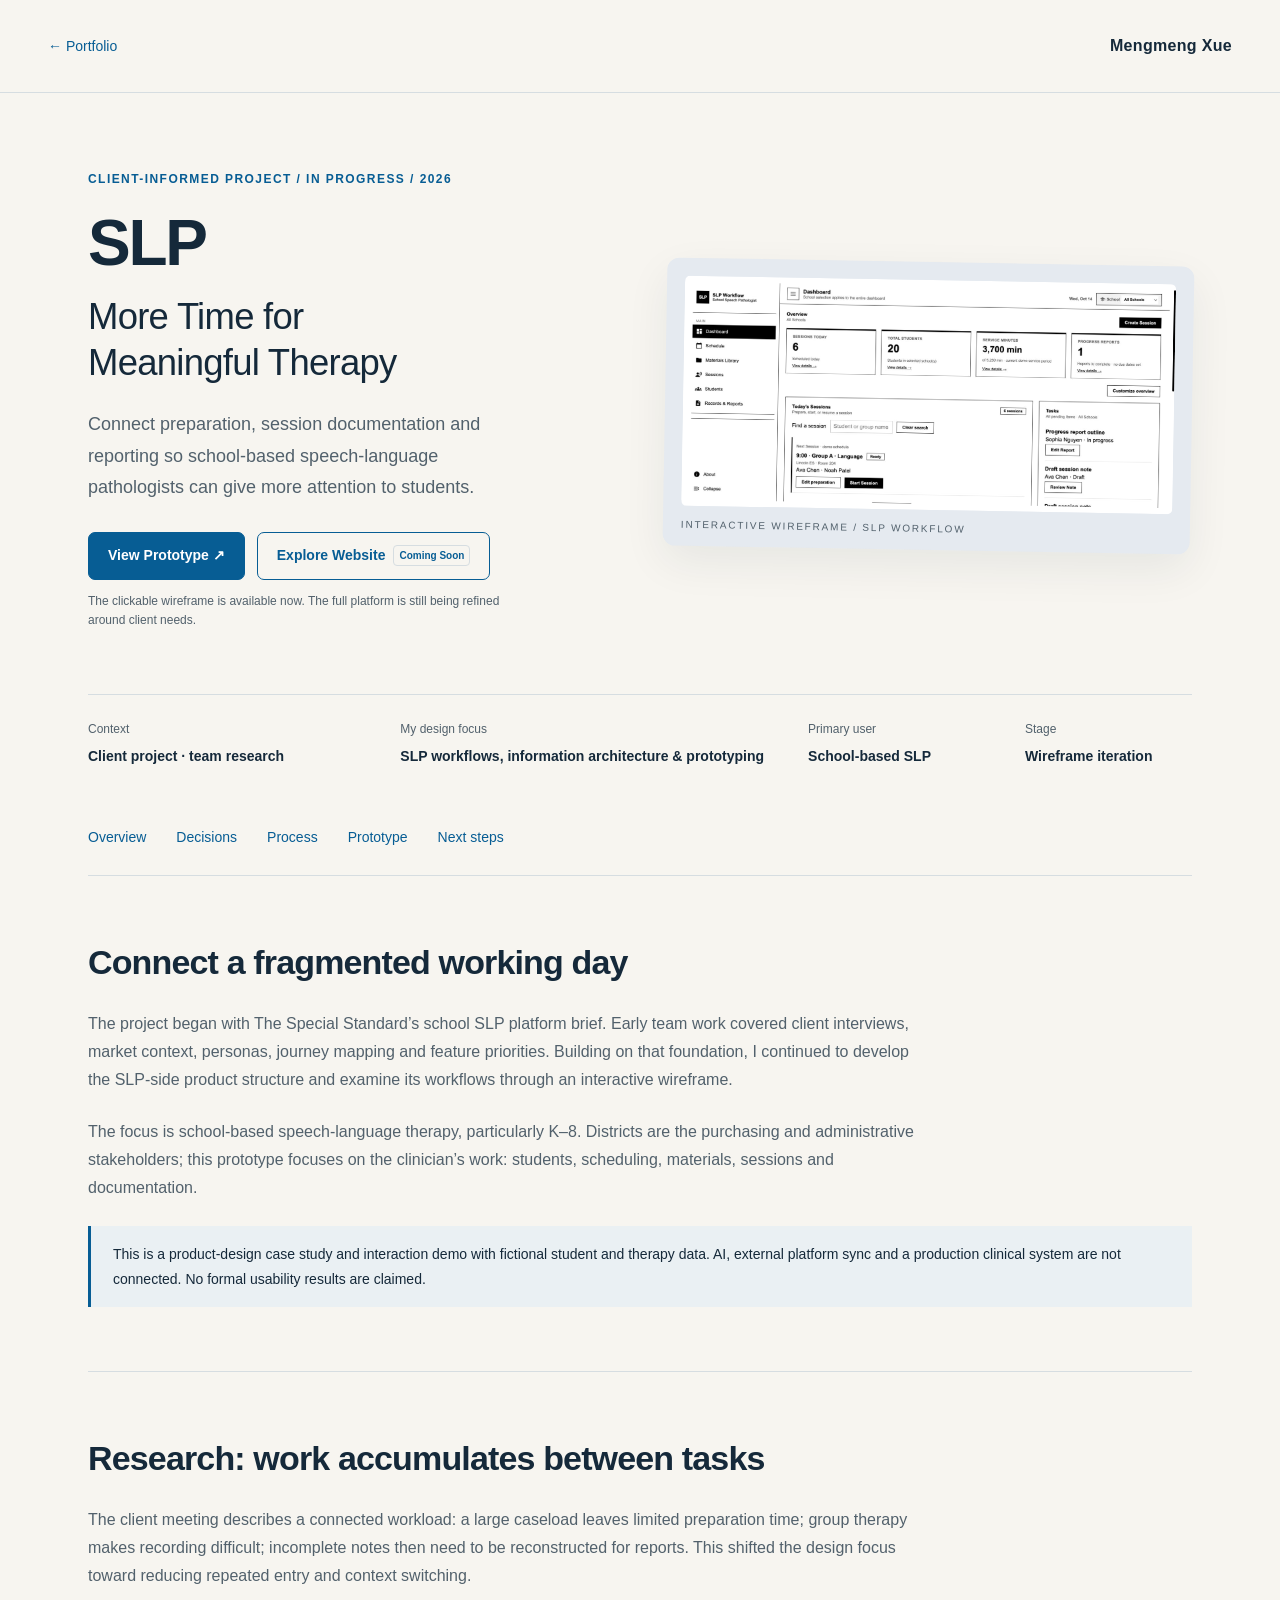
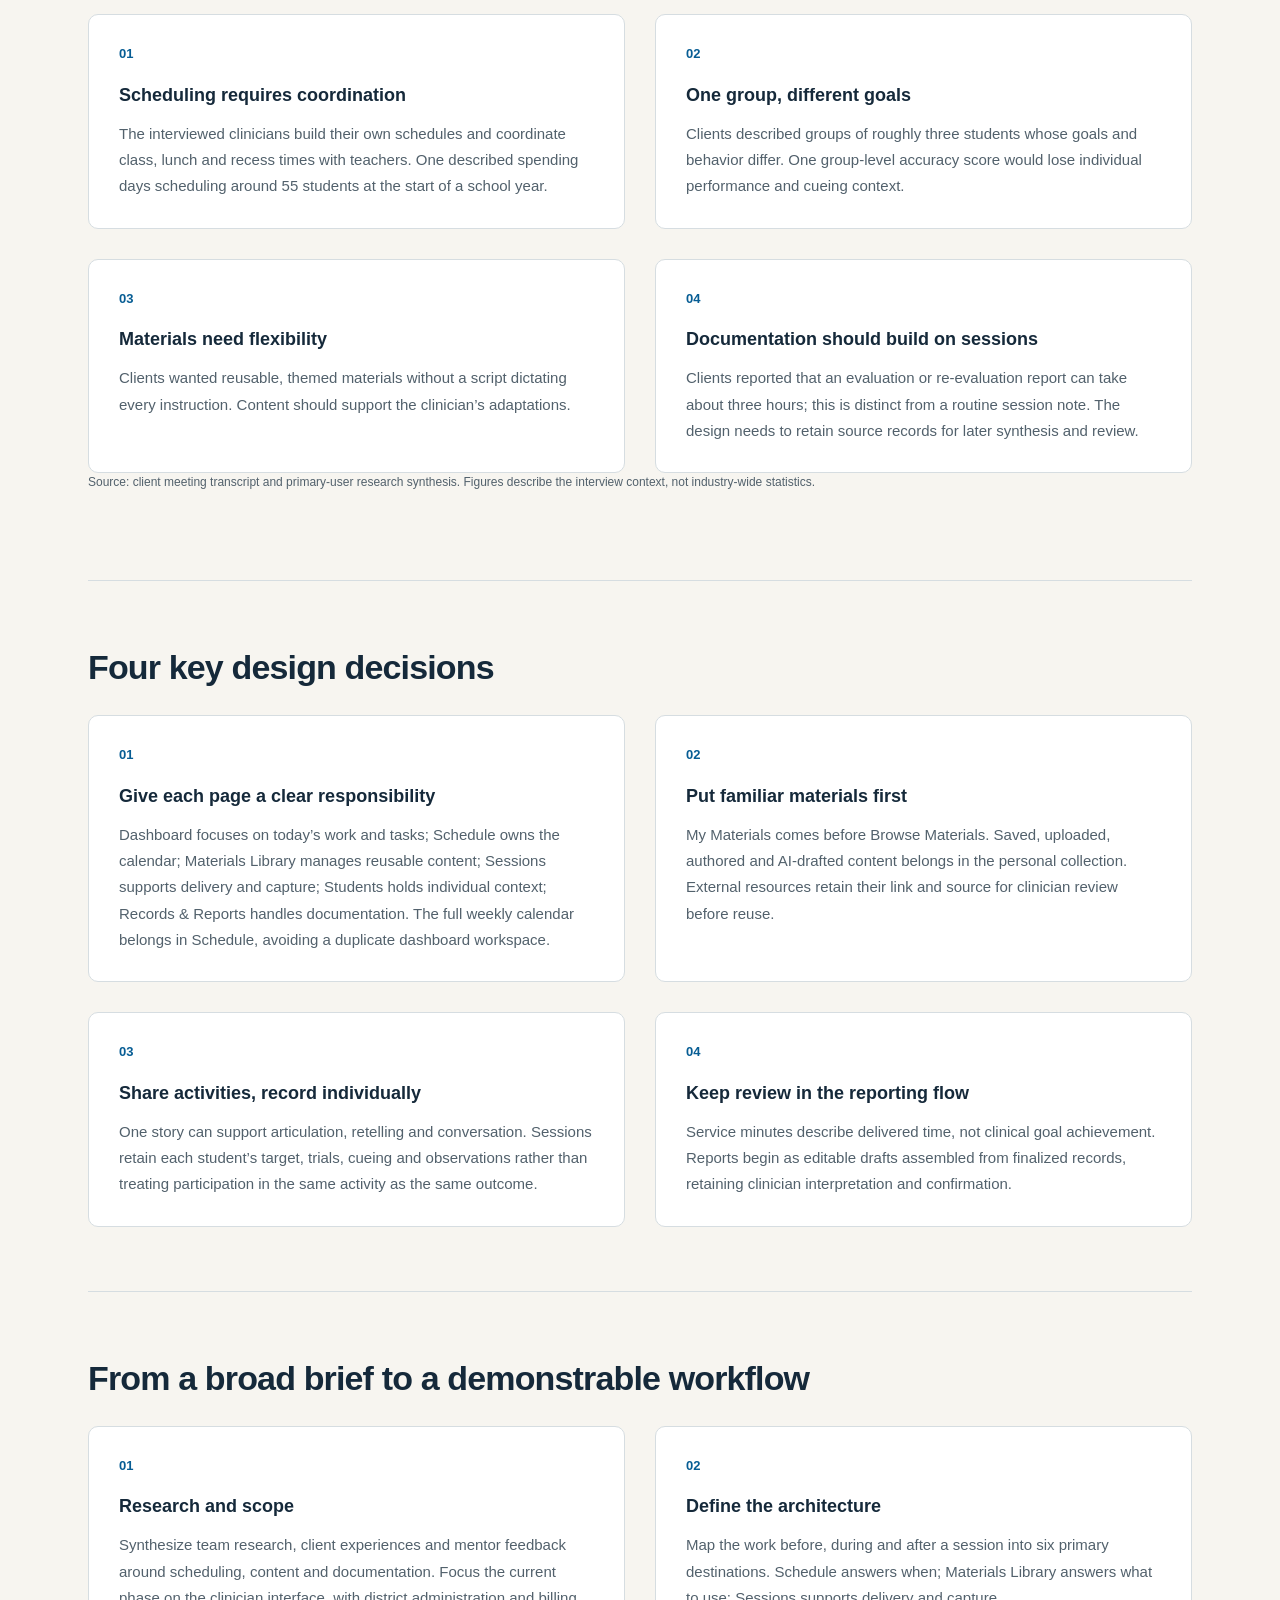
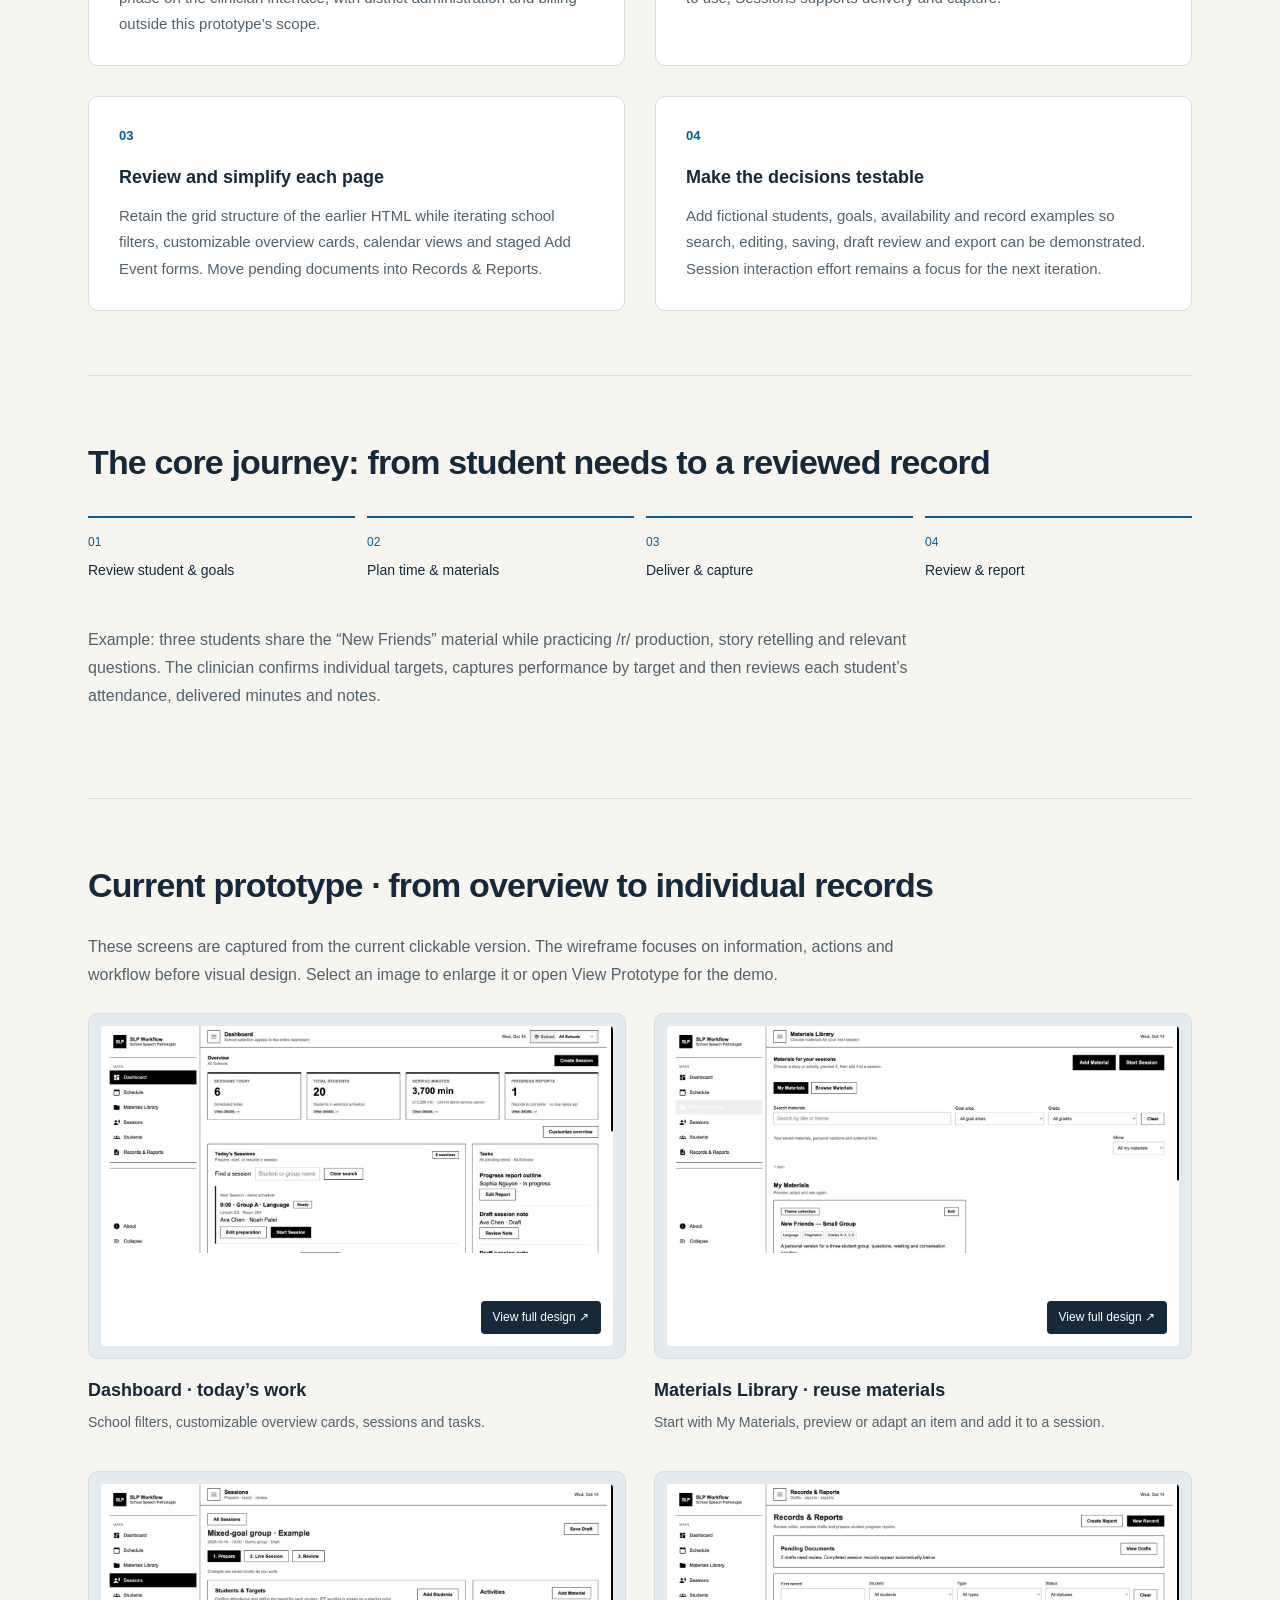
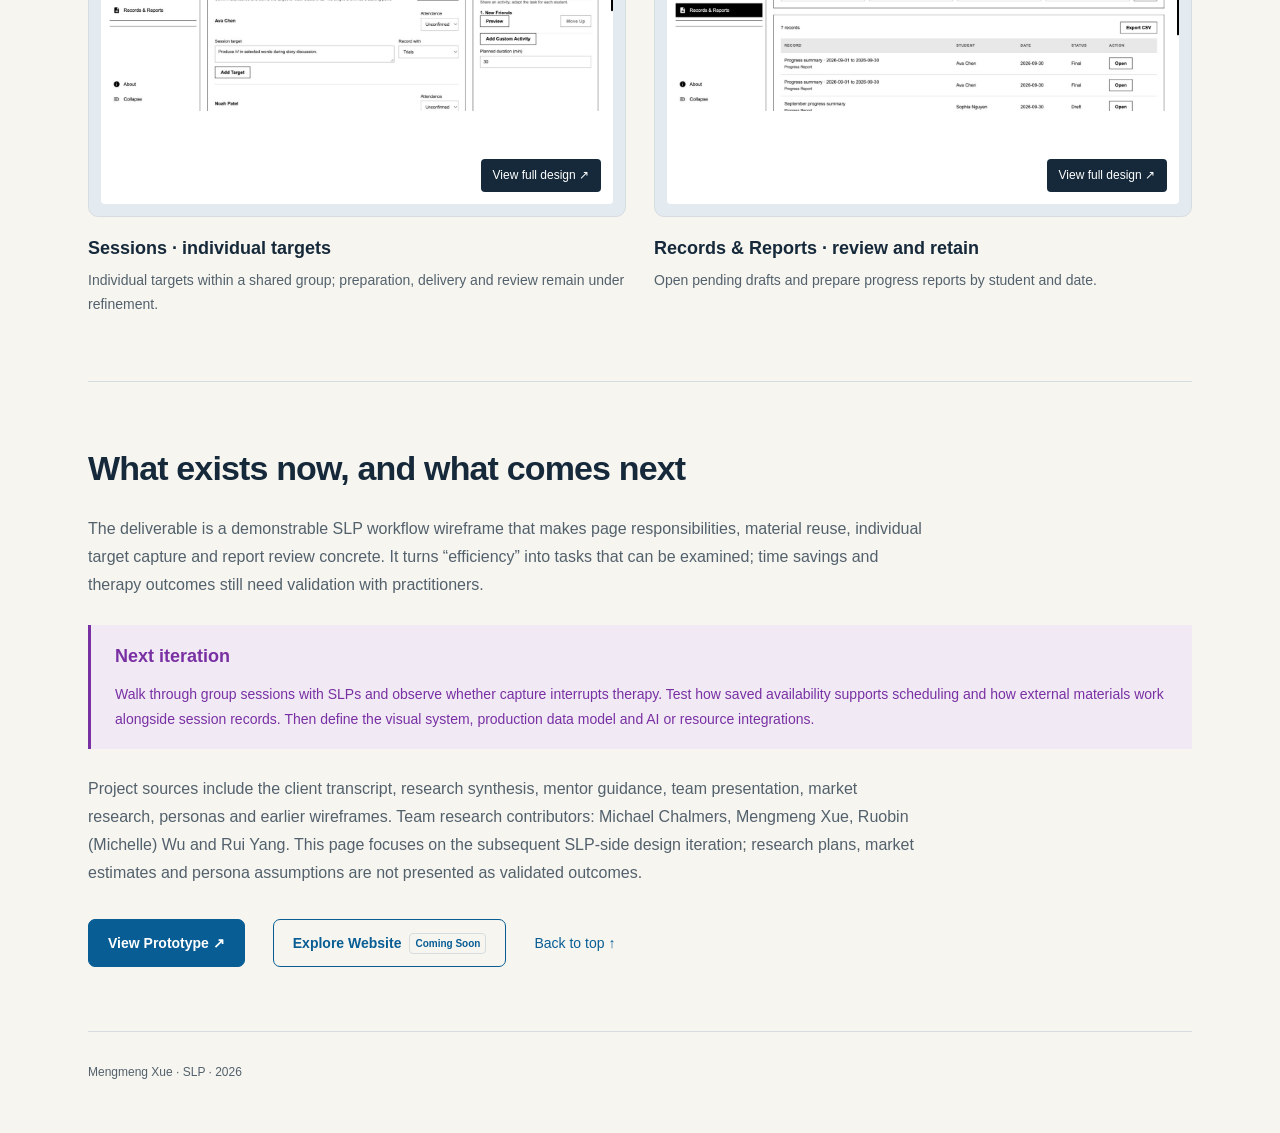
<file: slp/index.html>
<!doctype html><html lang="en" translate="no" class="notranslate"><head><meta name="google" content="notranslate"><meta charset="utf-8"><meta name="viewport" content="width=device-width,initial-scale=1"><title>SLP — Mengmeng Xue</title><meta name="description" content="A client-informed SLP workflow case study by Mengmeng Xue. Research, design decisions and an interactive wireframe."><link rel="stylesheet" href="case.css"></head><body><a class="skip" href="#main">Skip to content</a><header class="header"><a href="../" class="back"><span data-en="← Portfolio">← Portfolio</span></a><a class="name" href="../">Mengmeng Xue</a></header><main id="main"><section class="hero"><div class="hero-copy"><p class="eyebrow" data-en="Client-informed project / In progress / 2026">Client-informed project / In progress / 2026</p><h1>SLP<span>More Time for<br>Meaningful Therapy</span></h1><p  data-en="Connect preparation, session documentation and reporting so school-based speech-language pathologists can give more attention to students.">Connect preparation, session documentation and reporting so school-based speech-language pathologists can give more attention to students.</p><div class="actions"><a class="button primary" href="wireframe.html" target="_blank" rel="noopener">View Prototype ↗</a><button class="button secondary" type="button" data-coming>Explore Website <span class="soon">Coming Soon</span></button></div><p class="small" data-en="The clickable wireframe is available now. The full platform is still being refined around client needs.">The clickable wireframe is available now. The full platform is still being refined around client needs.</p></div><div class="hero-visual"><img src="dashboard.png" alt="SLP Dashboard interactive wireframe"><span class="visual-caption">INTERACTIVE WIREFRAME / SLP WORKFLOW</span></div></section><dl class="metadata"><div><dt  data-en="Context">Context</dt><dd  data-en="Client project · team research">Client project · team research</dd></div><div><dt  data-en="My design focus">My design focus</dt><dd  data-en="SLP workflows, information architecture &amp; prototyping">SLP workflows, information architecture &amp; prototyping</dd></div><div><dt  data-en="Primary user">Primary user</dt><dd  data-en="School-based SLP">School-based SLP</dd></div><div><dt  data-en="Stage">Stage</dt><dd  data-en="Wireframe iteration">Wireframe iteration</dd></div></dl><nav class="section-nav" aria-label="Case study sections"><a href="#overview"><span  data-en="Overview">Overview</span></a><a href="#decisions"><span  data-en="Decisions">Decisions</span></a><a href="#process"><span  data-en="Process">Process</span></a><a href="#designs"><span  data-en="Prototype">Prototype</span></a><a href="#reflection"><span  data-en="Next steps">Next steps</span></a></nav><section class="content-section" id="overview"><h2  data-en="Connect a fragmented working day">Connect a fragmented working day</h2><p  data-en="The project began with The Special Standard’s school SLP platform brief. Early team work covered client interviews, market context, personas, journey mapping and feature priorities. Building on that foundation, I continued to develop the SLP-side product structure and examine its workflows through an interactive wireframe.">The project began with The Special Standard’s school SLP platform brief. Early team work covered client interviews, market context, personas, journey mapping and feature priorities. Building on that foundation, I continued to develop the SLP-side product structure and examine its workflows through an interactive wireframe.</p><p  data-en="The focus is school-based speech-language therapy, particularly K–8. Districts are the purchasing and administrative stakeholders; this prototype focuses on the clinician’s work: students, scheduling, materials, sessions and documentation.">The focus is school-based speech-language therapy, particularly K–8. Districts are the purchasing and administrative stakeholders; this prototype focuses on the clinician’s work: students, scheduling, materials, sessions and documentation.</p><div class="scope-note"><p  data-en="This is a product-design case study and interaction demo with fictional student and therapy data. AI, external platform sync and a production clinical system are not connected. No formal usability results are claimed.">This is a product-design case study and interaction demo with fictional student and therapy data. AI, external platform sync and a production clinical system are not connected. No formal usability results are claimed.</p></div></section><section class="content-section" id="research"><h2  data-en="Research: work accumulates between tasks">Research: work accumulates between tasks</h2><p  data-en="The client meeting describes a connected workload: a large caseload leaves limited preparation time; group therapy makes recording difficult; incomplete notes then need to be reconstructed for reports. This shifted the design focus toward reducing repeated entry and context switching.">The client meeting describes a connected workload: a large caseload leaves limited preparation time; group therapy makes recording difficult; incomplete notes then need to be reconstructed for reports. This shifted the design focus toward reducing repeated entry and context switching.</p><div class="decisions"><article class="decision"><span class="number">01</span><h3  data-en="Scheduling requires coordination">Scheduling requires coordination</h3><p  data-en="The interviewed clinicians build their own schedules and coordinate class, lunch and recess times with teachers. One described spending days scheduling around 55 students at the start of a school year.">The interviewed clinicians build their own schedules and coordinate class, lunch and recess times with teachers. One described spending days scheduling around 55 students at the start of a school year.</p></article><article class="decision"><span class="number">02</span><h3  data-en="One group, different goals">One group, different goals</h3><p  data-en="Clients described groups of roughly three students whose goals and behavior differ. One group-level accuracy score would lose individual performance and cueing context.">Clients described groups of roughly three students whose goals and behavior differ. One group-level accuracy score would lose individual performance and cueing context.</p></article><article class="decision"><span class="number">03</span><h3  data-en="Materials need flexibility">Materials need flexibility</h3><p  data-en="Clients wanted reusable, themed materials without a script dictating every instruction. Content should support the clinician’s adaptations.">Clients wanted reusable, themed materials without a script dictating every instruction. Content should support the clinician’s adaptations.</p></article><article class="decision"><span class="number">04</span><h3  data-en="Documentation should build on sessions">Documentation should build on sessions</h3><p  data-en="Clients reported that an evaluation or re-evaluation report can take about three hours; this is distinct from a routine session note. The design needs to retain source records for later synthesis and review.">Clients reported that an evaluation or re-evaluation report can take about three hours; this is distinct from a routine session note. The design needs to retain source records for later synthesis and review.</p></article></div><p class="small" data-en="Source: client meeting transcript and primary-user research synthesis. Figures describe the interview context, not industry-wide statistics.">Source: client meeting transcript and primary-user research synthesis. Figures describe the interview context, not industry-wide statistics.</p></section><section class="content-section" id="decisions"><h2  data-en="Four key design decisions">Four key design decisions</h2><div class="decisions"><article class="decision"><span class="number">01</span><h3  data-en="Give each page a clear responsibility">Give each page a clear responsibility</h3><p  data-en="Dashboard focuses on today’s work and tasks; Schedule owns the calendar; Materials Library manages reusable content; Sessions supports delivery and capture; Students holds individual context; Records &amp; Reports handles documentation. The full weekly calendar belongs in Schedule, avoiding a duplicate dashboard workspace.">Dashboard focuses on today’s work and tasks; Schedule owns the calendar; Materials Library manages reusable content; Sessions supports delivery and capture; Students holds individual context; Records &amp; Reports handles documentation. The full weekly calendar belongs in Schedule, avoiding a duplicate dashboard workspace.</p></article><article class="decision"><span class="number">02</span><h3  data-en="Put familiar materials first">Put familiar materials first</h3><p  data-en="My Materials comes before Browse Materials. Saved, uploaded, authored and AI-drafted content belongs in the personal collection. External resources retain their link and source for clinician review before reuse.">My Materials comes before Browse Materials. Saved, uploaded, authored and AI-drafted content belongs in the personal collection. External resources retain their link and source for clinician review before reuse.</p></article><article class="decision"><span class="number">03</span><h3  data-en="Share activities, record individually">Share activities, record individually</h3><p  data-en="One story can support articulation, retelling and conversation. Sessions retain each student’s target, trials, cueing and observations rather than treating participation in the same activity as the same outcome.">One story can support articulation, retelling and conversation. Sessions retain each student’s target, trials, cueing and observations rather than treating participation in the same activity as the same outcome.</p></article><article class="decision"><span class="number">04</span><h3  data-en="Keep review in the reporting flow">Keep review in the reporting flow</h3><p  data-en="Service minutes describe delivered time, not clinical goal achievement. Reports begin as editable drafts assembled from finalized records, retaining clinician interpretation and confirmation.">Service minutes describe delivered time, not clinical goal achievement. Reports begin as editable drafts assembled from finalized records, retaining clinician interpretation and confirmation.</p></article></div></section><section class="content-section" id="process"><h2  data-en="From a broad brief to a demonstrable workflow">From a broad brief to a demonstrable workflow</h2><div class="decisions"><article class="decision"><span class="number">01</span><h3  data-en="Research and scope">Research and scope</h3><p  data-en="Synthesize team research, client experiences and mentor feedback around scheduling, content and documentation. Focus the current phase on the clinician interface, with district administration and billing outside this prototype’s scope.">Synthesize team research, client experiences and mentor feedback around scheduling, content and documentation. Focus the current phase on the clinician interface, with district administration and billing outside this prototype’s scope.</p></article><article class="decision"><span class="number">02</span><h3  data-en="Define the architecture">Define the architecture</h3><p  data-en="Map the work before, during and after a session into six primary destinations. Schedule answers when; Materials Library answers what to use; Sessions supports delivery and capture.">Map the work before, during and after a session into six primary destinations. Schedule answers when; Materials Library answers what to use; Sessions supports delivery and capture.</p></article><article class="decision"><span class="number">03</span><h3  data-en="Review and simplify each page">Review and simplify each page</h3><p  data-en="Retain the grid structure of the earlier HTML while iterating school filters, customizable overview cards, calendar views and staged Add Event forms. Move pending documents into Records &amp; Reports.">Retain the grid structure of the earlier HTML while iterating school filters, customizable overview cards, calendar views and staged Add Event forms. Move pending documents into Records &amp; Reports.</p></article><article class="decision"><span class="number">04</span><h3  data-en="Make the decisions testable">Make the decisions testable</h3><p  data-en="Add fictional students, goals, availability and record examples so search, editing, saving, draft review and export can be demonstrated. Session interaction effort remains a focus for the next iteration.">Add fictional students, goals, availability and record examples so search, editing, saving, draft review and export can be demonstrated. Session interaction effort remains a focus for the next iteration.</p></article></div></section><section class="content-section" id="journey"><h2  data-en="The core journey: from student needs to a reviewed record">The core journey: from student needs to a reviewed record</h2><ol class="journey"><li><span  data-en="Review student &amp; goals">Review student &amp; goals</span></li><li><span  data-en="Plan time &amp; materials">Plan time &amp; materials</span></li><li><span  data-en="Deliver &amp; capture">Deliver &amp; capture</span></li><li><span  data-en="Review &amp; report">Review &amp; report</span></li></ol><p  data-en="Example: three students share the “New Friends” material while practicing /r/ production, story retelling and relevant questions. The clinician confirms individual targets, captures performance by target and then reviews each student’s attendance, delivered minutes and notes.">Example: three students share the “New Friends” material while practicing /r/ production, story retelling and relevant questions. The clinician confirms individual targets, captures performance by target and then reviews each student’s attendance, delivered minutes and notes.</p></section><section class="content-section" id="designs"><h2  data-en="Current prototype · from overview to individual records">Current prototype · from overview to individual records</h2><p  data-en="These screens are captured from the current clickable version. The wireframe focuses on information, actions and workflow before visual design. Select an image to enlarge it or open View Prototype for the demo.">These screens are captured from the current clickable version. The wireframe focuses on information, actions and workflow before visual design. Select an image to enlarge it or open View Prototype for the demo.</p><div class="gallery slp-gallery"><figure><button class="image-button" data-image="dashboard.png" data-caption-en="Dashboard · today’s work" aria-label="View design: Dashboard · today’s work"><img loading="lazy" src="dashboard.png" alt="Dashboard · today’s work"><span class="zoom-label"><span  data-en="View full design ↗">View full design ↗</span></span></button><figcaption><h3  data-en="Dashboard · today’s work">Dashboard · today’s work</h3><p  data-en="School filters, customizable overview cards, sessions and tasks.">School filters, customizable overview cards, sessions and tasks.</p></figcaption></figure><figure><button class="image-button" data-image="materials.png" data-caption-en="Materials Library · reuse materials" aria-label="View design: Materials Library · reuse materials"><img loading="lazy" src="materials.png" alt="Materials Library · reuse materials"><span class="zoom-label"><span  data-en="View full design ↗">View full design ↗</span></span></button><figcaption><h3  data-en="Materials Library · reuse materials">Materials Library · reuse materials</h3><p  data-en="Start with My Materials, preview or adapt an item and add it to a session.">Start with My Materials, preview or adapt an item and add it to a session.</p></figcaption></figure><figure><button class="image-button" data-image="session.png" data-caption-en="Sessions · individual targets" aria-label="View design: Sessions · individual targets"><img loading="lazy" src="session.png" alt="Sessions · individual targets"><span class="zoom-label"><span  data-en="View full design ↗">View full design ↗</span></span></button><figcaption><h3  data-en="Sessions · individual targets">Sessions · individual targets</h3><p  data-en="Individual targets within a shared group; preparation, delivery and review remain under refinement.">Individual targets within a shared group; preparation, delivery and review remain under refinement.</p></figcaption></figure><figure><button class="image-button" data-image="records.png" data-caption-en="Records &amp; Reports · review and retain" aria-label="View design: Records &amp; Reports · review and retain"><img loading="lazy" src="records.png" alt="Records &amp; Reports · review and retain"><span class="zoom-label"><span  data-en="View full design ↗">View full design ↗</span></span></button><figcaption><h3  data-en="Records &amp; Reports · review and retain">Records &amp; Reports · review and retain</h3><p  data-en="Open pending drafts and prepare progress reports by student and date.">Open pending drafts and prepare progress reports by student and date.</p></figcaption></figure></div></section><section class="content-section" id="reflection"><h2  data-en="What exists now, and what comes next">What exists now, and what comes next</h2><p  data-en="The deliverable is a demonstrable SLP workflow wireframe that makes page responsibilities, material reuse, individual target capture and report review concrete. It turns “efficiency” into tasks that can be examined; time savings and therapy outcomes still need validation with practitioners.">The deliverable is a demonstrable SLP workflow wireframe that makes page responsibilities, material reuse, individual target capture and report review concrete. It turns “efficiency” into tasks that can be examined; time savings and therapy outcomes still need validation with practitioners.</p><div class="pending"><h3  data-en="Next iteration">Next iteration</h3><p  data-en="Walk through group sessions with SLPs and observe whether capture interrupts therapy. Test how saved availability supports scheduling and how external materials work alongside session records. Then define the visual system, production data model and AI or resource integrations.">Walk through group sessions with SLPs and observe whether capture interrupts therapy. Test how saved availability supports scheduling and how external materials work alongside session records. Then define the visual system, production data model and AI or resource integrations.</p></div><p  data-en="Project sources include the client transcript, research synthesis, mentor guidance, team presentation, market research, personas and earlier wireframes. Team research contributors: Michael Chalmers, Mengmeng Xue, Ruobin (Michelle) Wu and Rui Yang. This page focuses on the subsequent SLP-side design iteration; research plans, market estimates and persona assumptions are not presented as validated outcomes.">Project sources include the client transcript, research synthesis, mentor guidance, team presentation, market research, personas and earlier wireframes. Team research contributors: Michael Chalmers, Mengmeng Xue, Ruobin (Michelle) Wu and Rui Yang. This page focuses on the subsequent SLP-side design iteration; research plans, market estimates and persona assumptions are not presented as validated outcomes.</p><div class="closing-links"><a class="button primary" href="wireframe.html" target="_blank" rel="noopener">View Prototype ↗</a><button class="button secondary" type="button" data-coming>Explore Website <span class="soon">Coming Soon</span></button><a class="text-link" href="#main"><span  data-en="Back to top ↑">Back to top ↑</span></a></div></section></main><footer>Mengmeng Xue · SLP · 2026</footer><dialog id="lightbox"><div class="dialog-bar"><h2 id="image-caption"></h2><button id="close-dialog" aria-label="Close design">×</button></div><div class="dialog-content"><img id="full-image" alt=""></div></dialog><dialog id="coming-soon" aria-labelledby="coming-title"><div class="dialog-bar"><h2 id="coming-title">Explore Website · Coming Soon</h2><button id="close-coming" aria-label="Close">×</button></div><div class="dialog-content"><p  data-en="The full platform is still being refined around client needs. You can explore the clickable wireframe today.">The full platform is still being refined around client needs. You can explore the clickable wireframe today.</p><a class="button primary" href="wireframe.html" target="_blank" rel="noopener">View Prototype ↗</a></div></dialog><script src="case.js"></script></body></html>
</file>
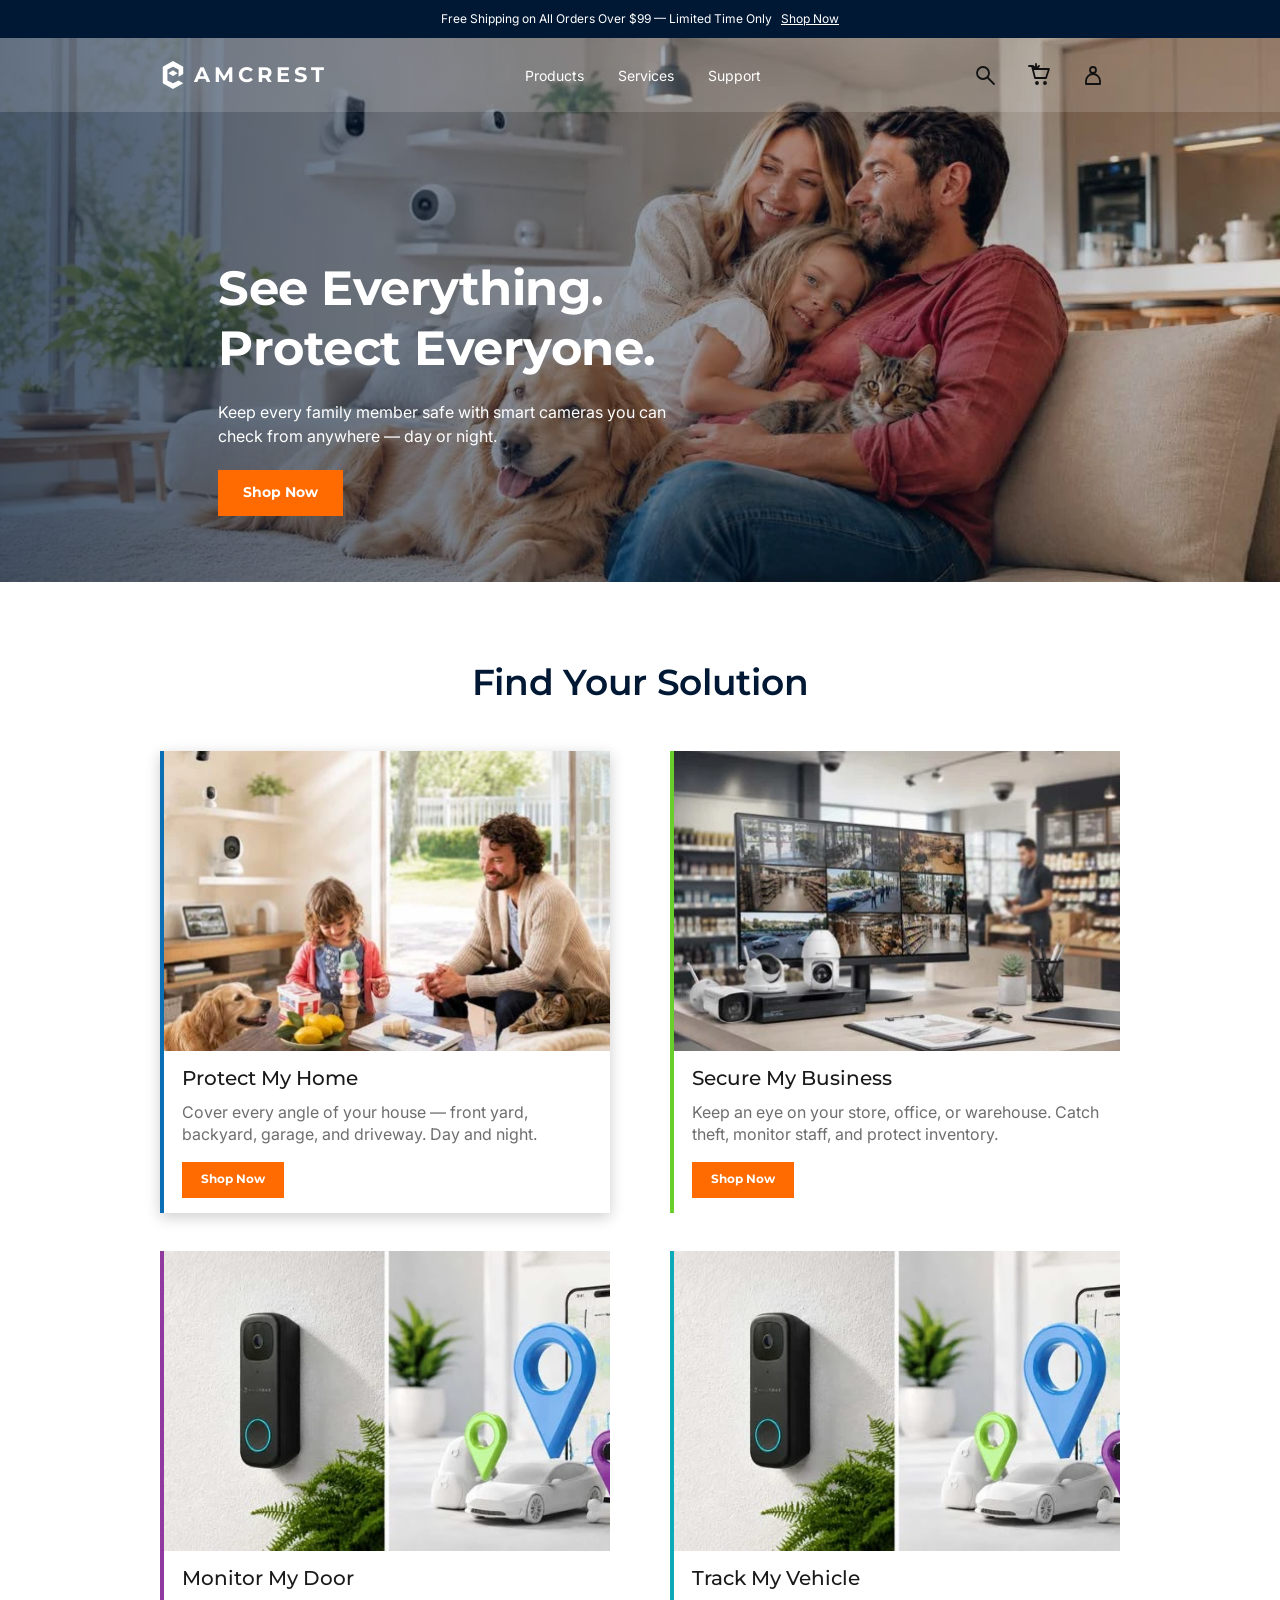
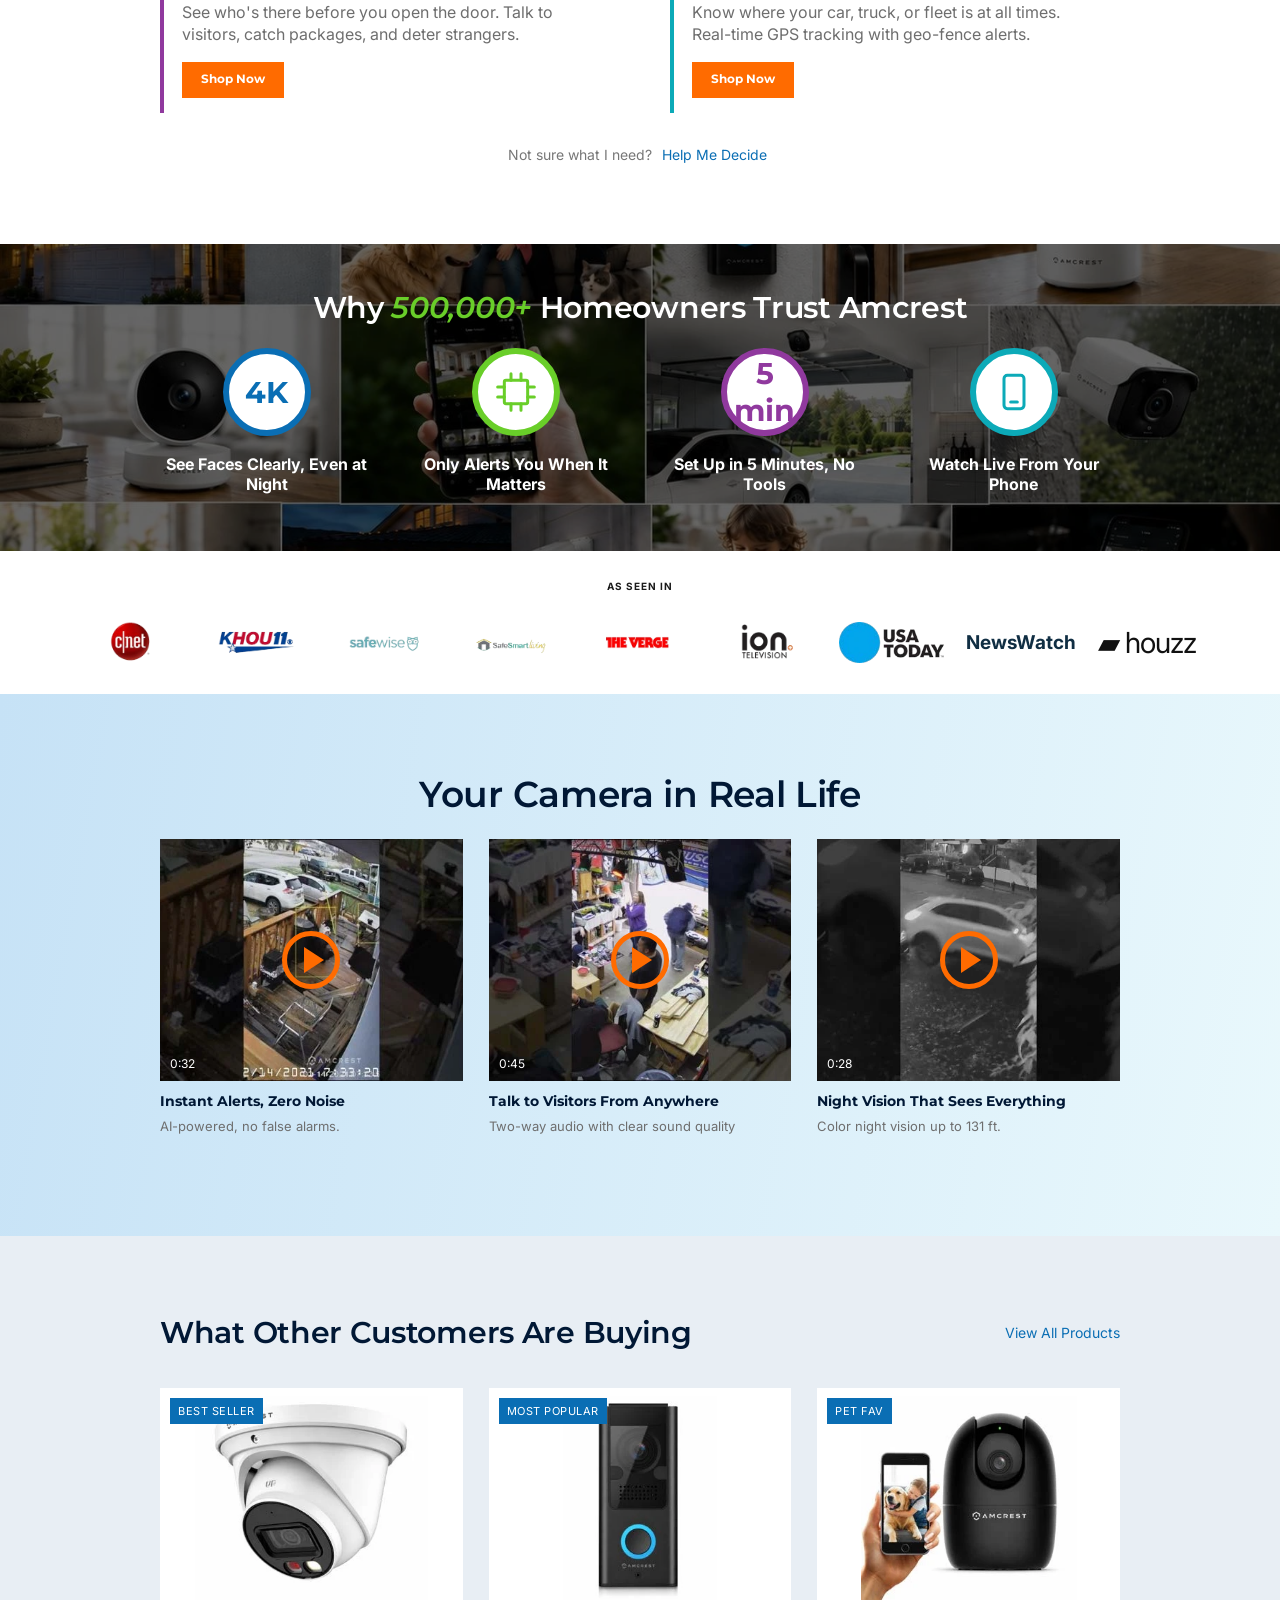
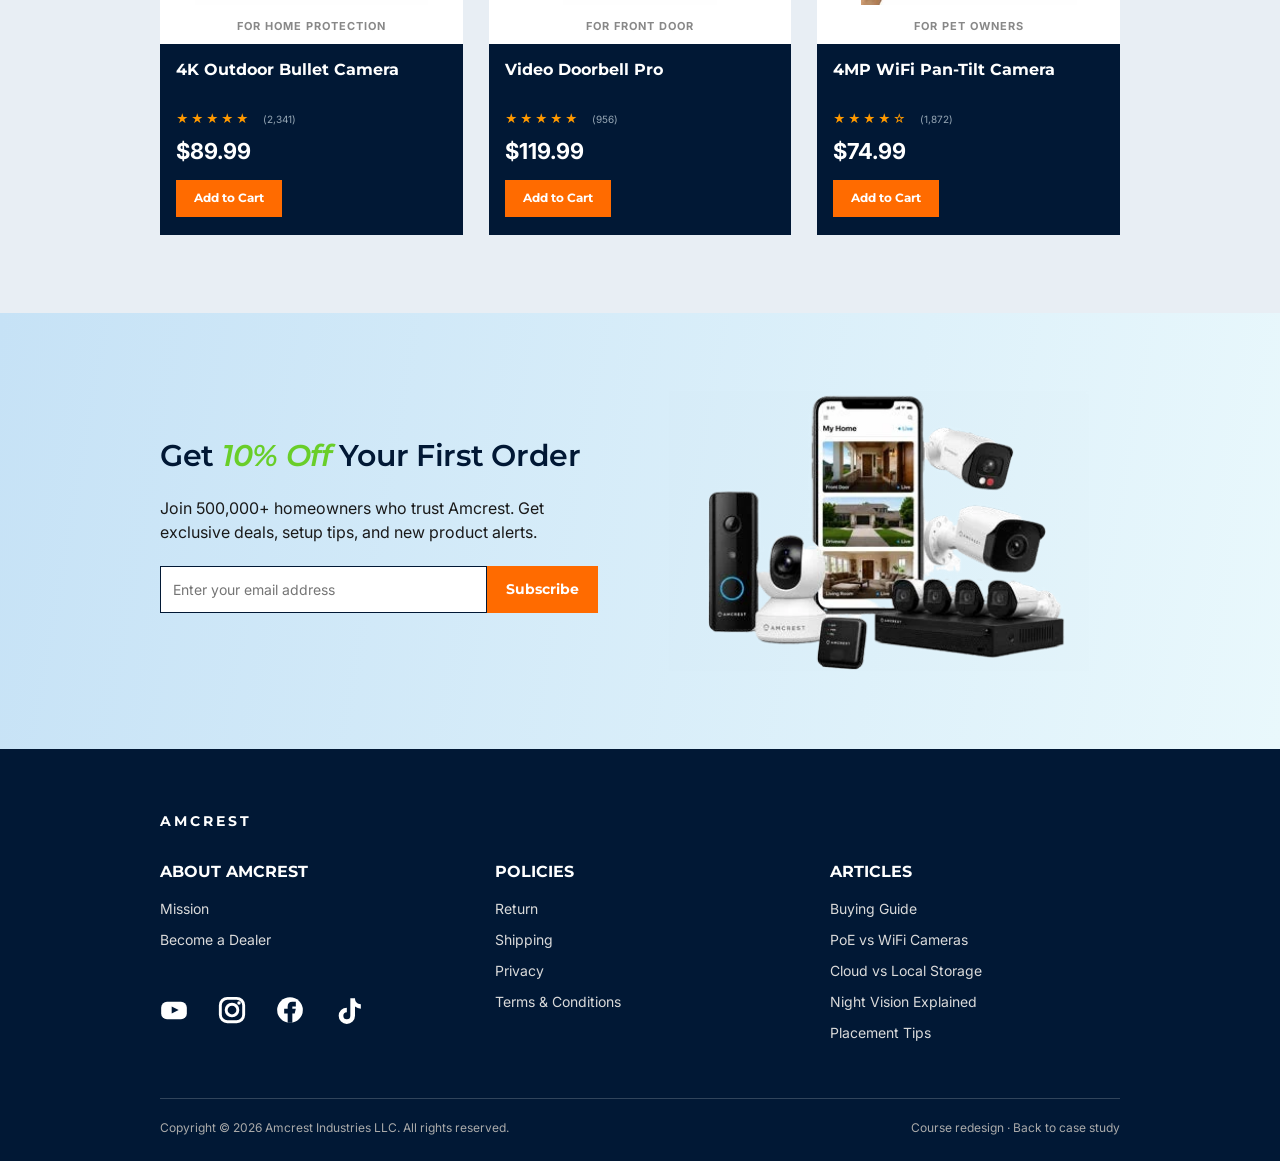
<file: amcrest/demo/index.html>
<!doctype html><html lang="en" translate="no" class="notranslate"><head><meta name="google" content="notranslate"><meta charset="utf-8"><meta name="viewport" content="width=device-width,initial-scale=1"><meta name="description" content="Interactive Amcrest redesign by Mengmeng Xue — independent course project."><title>Amcrest | Redesign Experience</title><link rel="preconnect" href="https://fonts.googleapis.com"><link rel="preconnect" href="https://fonts.gstatic.com" crossorigin><link href="https://fonts.googleapis.com/css2?family=Inter:wght@400;500;600;700&family=Montserrat:ital,wght@0,400;0,500;0,600;0,700;1,700&display=swap" rel="stylesheet"><link rel="stylesheet" href="demo.css"></head><body><a class="skip" href="#main">Skip to content</a><div id="app"></div><dialog id="cart-dialog" class="cart-dialog" aria-labelledby="cart-title"></dialog><dialog id="content-dialog" class="content-dialog" aria-labelledby="dialog-title"></dialog><div id="announcement" class="sr-only" role="status" aria-live="polite"></div><script src="data.js"></script><script src="demo.js"></script></body></html>
</file>
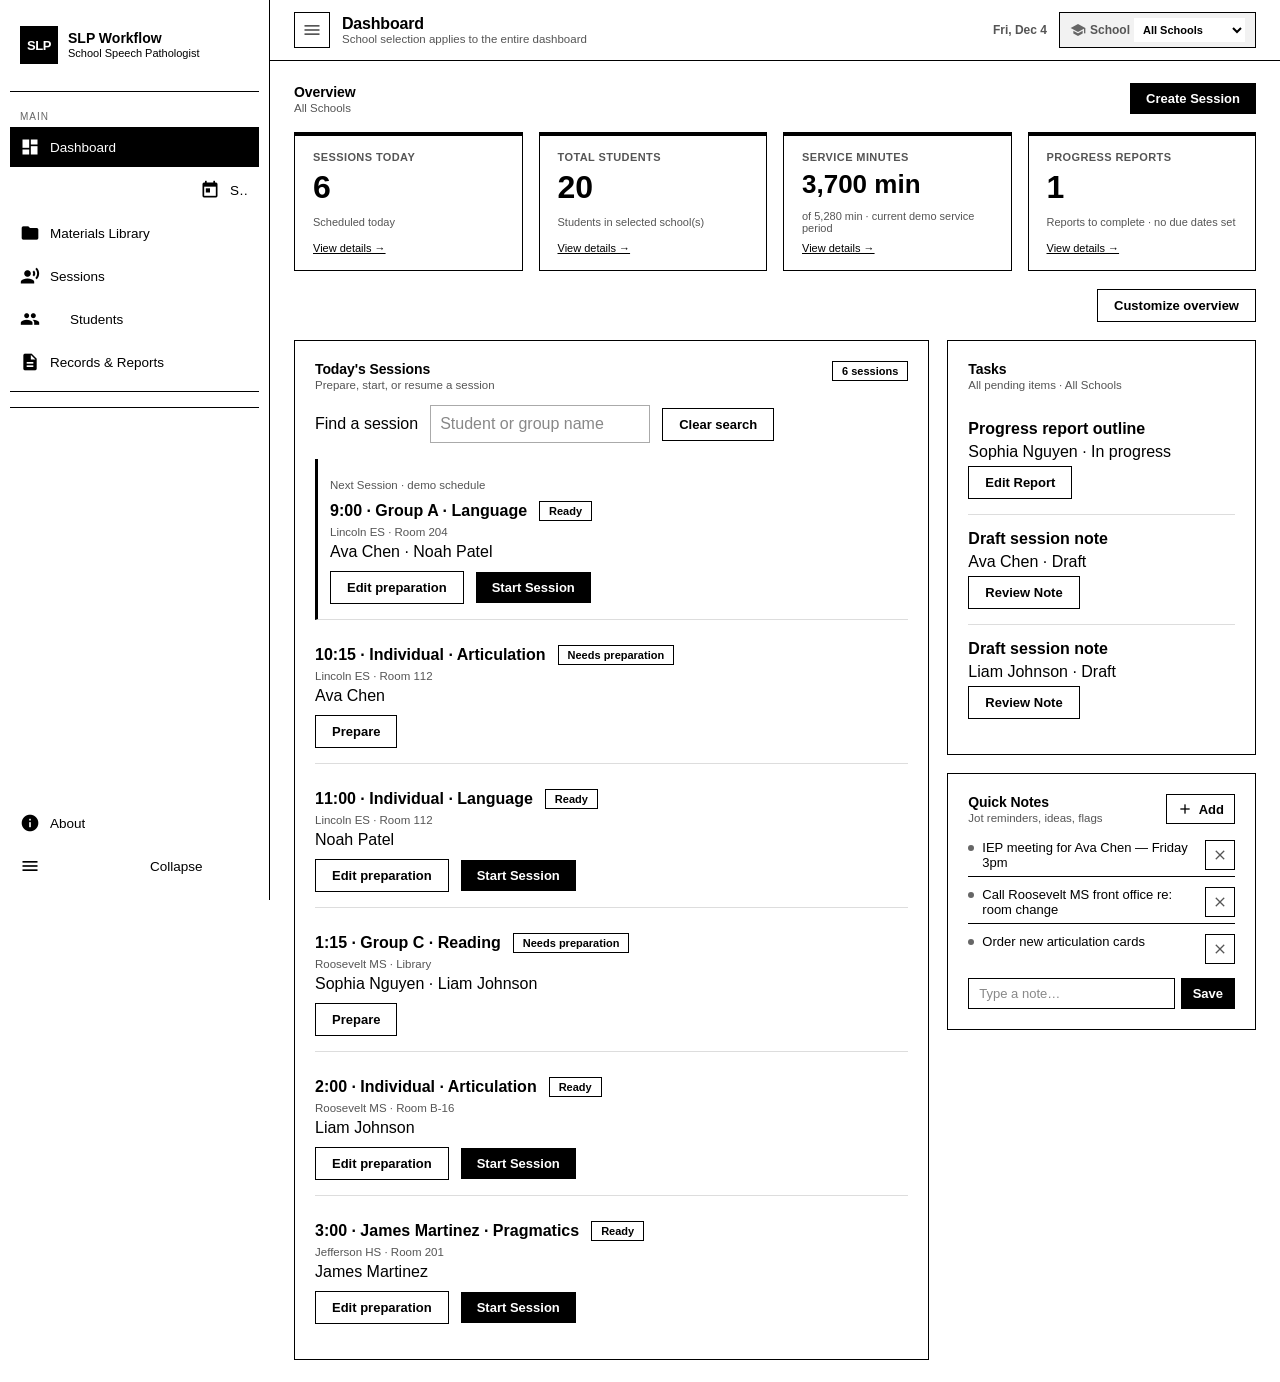
<file: slp/wireframe.html>
<!doctype html>
<html lang="en" translate="no" class="notranslate">
<head><meta name="google" content="notranslate">
  <meta charset="utf-8" />
  <meta name="viewport" content="width=device-width, initial-scale=1" />
  <title>Mengmeng Xue · SLP</title>
  <link href="https://fonts.googleapis.com/icon?family=Material+Icons" rel="stylesheet">
  <style>
    :root{
      /* ── WIREFRAME: grayscale palette (原变量名保留，值改为黑白灰) ── */
      --navy:#000000;
      --navy-mid:#333333;
      --navy-light:#4d4d4d;
      --teal:#666666;
      --teal-light:#888888;
      --teal-muted:#e5e5e5;
      --gold:#777777;
      --gold-light:#eeeeee;

      /* ── Surfaces ── */
      --bg:#ffffff;
      --surface:#ffffff;
      --surface-2:#f2f2f2;
      --surface-3:#e8e8e8;

      /* ── Borders ── */
      --outline:#000000;
      --outline-2:#000000;

      /* ── Text ── */
      --text:#000000;
      --muted:#555555;
      --muted-light:#888888;

      /* ── Shadows (removed for wireframe) ── */
      --shadow:none;
      --shadow-sm:none;
      --shadow-lg:none;

      /* ── Geometry (square corners for wireframe) ── */
      --radius:0px;--radius-sm:0px;--pad:16px;
      --focus:2px dashed #000000;

      /* ── Legacy aliases (keep JS working) ── */
      --accent:var(--navy);--accent-light:var(--teal-muted);
    }
    *{box-sizing:border-box;margin:0;padding:0}
    html,body{height:100%}
    body{font-family:'DM Sans',system-ui,-apple-system,sans-serif;color:var(--text);background:var(--bg)}
    .app{width:1440px;max-width:100%;margin:0 auto;min-height:100vh;display:flex;background:var(--bg)}

    /* ── Nav ── */
    .nav{width:270px;border-right:none;background:var(--navy);padding:14px 10px;display:flex;flex-direction:column;gap:3px;transition:width .18s ease;overflow:hidden;flex-shrink:0;box-shadow:3px 0 20px rgba(15,37,71,.18)}
    .nav.rail{width:72px}
    .brand{display:flex;align-items:center;gap:10px;padding:12px 10px;border-radius:12px;margin-bottom:6px}
    .brand .logo{width:38px;height:38px;border-radius:10px;background:var(--teal);display:grid;place-items:center;color:#fff;font-weight:700;font-size:13px;flex-shrink:0;letter-spacing:-.5px;box-shadow:0 2px 8px rgba(27,143,168,.4)}
    .brand .name{font-weight:700;font-size:14px;line-height:1.1;color:#fff}
    .brand .sub{font-weight:400;font-size:11px;color:rgba(255,255,255,.5)}
    .nav.rail .brand .name,.nav.rail .brand .sub{display:none}
    .navSectionLabel{padding:10px 10px 2px;font-size:10px;letter-spacing:1px;text-transform:uppercase;color:rgba(255,255,255,.35);white-space:nowrap;overflow:hidden}
    .nav.rail .navSectionLabel{opacity:0;pointer-events:none}
    .navItem{display:flex;align-items:center;gap:10px;padding:10px 10px;border-radius:9px;cursor:pointer;transition:background .15s,color .15s;font-size:13.5px;font-weight:500;user-select:none;white-space:nowrap;overflow:hidden;color:rgba(255,255,255,.65)}
    .navItem:hover{background:rgba(255,255,255,.1);color:#fff}
    .navItem.active{background:var(--teal);color:#fff;box-shadow:0 2px 10px rgba(27,143,168,.35)}
    .navItem.active .material-icons,.navItem.active .navLabel{color:#fff}
    .navItem .material-icons{font-size:20px;flex-shrink:0;color:inherit}
    .navLabel{overflow:hidden;text-overflow:ellipsis}
    .nav.rail .navLabel{display:none}
    .navDivider{height:1px;background:rgba(255,255,255,.1);margin:6px 0}

    /* ── Main content ── */
    .main{flex:1;display:flex;flex-direction:column;min-width:0;overflow:hidden}
    .topbar{display:flex;align-items:center;gap:12px;padding:12px 24px;border-bottom:1px solid var(--outline);background:var(--surface);position:sticky;top:0;z-index:50;box-shadow:var(--shadow-sm)}
    .iconBtn{width:36px;height:36px;border:1px solid var(--outline);border-radius:9px;background:none;cursor:pointer;display:grid;place-items:center;transition:background .12s,border-color .12s}
    .iconBtn:hover{background:var(--surface-2);border-color:var(--outline-2)}
    .iconBtn .material-icons{font-size:20px;color:var(--muted)}
    #pageTitle{font-size:16px;font-weight:700;flex:1;color:var(--navy);font-family:'DM Serif Display',serif;letter-spacing:-.2px}
    #pageSubtitle{font-size:11.5px;color:var(--muted)}
    #todayLabel{font-size:12px;color:var(--muted);font-weight:600}
    .content{flex:1;padding:22px 24px;display:flex;flex-direction:column;gap:16px;overflow-y:auto}
    .view{display:none;flex-direction:column;gap:16px}
    .view.active{display:flex}

    /* ── Cards ── */
    .card{background:var(--surface);border:1px solid var(--outline);border-radius:var(--radius);padding:var(--pad-lg,20px);box-shadow:var(--shadow)}
    .cardHeader{display:flex;align-items:flex-start;justify-content:space-between;gap:12px;margin-bottom:14px}
    .cardTitle{font-size:14px;font-weight:700;color:var(--navy);font-family:'DM Serif Display',serif;letter-spacing:-.1px}
    .cardMeta{font-size:11.5px;color:var(--muted);margin-top:2px}
    .divider{height:1px;background:var(--outline);margin:12px 0}
    .grid{display:grid;grid-template-columns:1fr 1fr;gap:16px}
    .grid3{display:grid;grid-template-columns:1fr 1fr 1fr;gap:16px}
    @media(max-width:900px){.grid,.grid3{grid-template-columns:1fr}}

    /* ── KPIs ── */
    .kpiRow{display:grid;grid-template-columns:repeat(4,1fr);gap:12px}
    @media(max-width:900px){.kpiRow{grid-template-columns:repeat(2,1fr)}}
    .kpi{background:var(--surface);border:1px solid var(--outline);border-radius:var(--radius);padding:18px 18px 16px;box-shadow:var(--shadow);position:relative;overflow:hidden}
    .kpi::before{content:'';position:absolute;top:0;left:0;right:0;height:3px;background:linear-gradient(90deg,var(--teal),var(--teal-light))}
    .kpiTop{display:flex;justify-content:space-between;align-items:center;margin-bottom:8px}
    .kpiLabel{font-size:11px;color:var(--muted);font-weight:600;letter-spacing:.4px;text-transform:uppercase}
    .kpiTop .material-icons{color:var(--teal);font-size:18px;background:var(--teal-muted);padding:6px;border-radius:8px}
    .kpiValue{font-size:34px;font-weight:800;line-height:1;color:var(--navy);font-family:'DM Serif Display',serif}
    .kpiHint{font-size:11px;color:var(--muted);margin-top:5px}
    .muted{color:var(--muted)}

    /* ── Buttons ── */
    .btn{display:inline-flex;align-items:center;gap:6px;padding:8px 16px;border-radius:9px;font-size:13px;font-weight:600;cursor:pointer;border:none;transition:all .15s;background:var(--teal);color:#fff;white-space:nowrap;box-shadow:0 1px 4px rgba(27,143,168,.3)}
    .btn:hover{background:var(--teal-light);box-shadow:0 2px 8px rgba(27,143,168,.4)}
    .btn.secondary{background:var(--surface);color:var(--text);border:1px solid var(--outline);box-shadow:none}
    .btn.secondary:hover{background:var(--surface-2);border-color:var(--outline-2)}
    .btn.primary-dark{background:var(--navy);color:#fff;box-shadow:0 1px 4px rgba(15,37,71,.25)}
    .btn.primary-dark:hover{background:var(--navy-mid)}
    .btn.danger{background:#c0392b;color:#fff;box-shadow:none}
    .miniBtn{width:30px;height:30px;border:1px solid var(--outline);border-radius:7px;background:none;cursor:pointer;display:grid;place-items:center;transition:background .12s}
    .miniBtn:hover{background:var(--surface-2)}
    .controlsRow{display:flex;gap:8px;flex-wrap:wrap;align-items:center}

    /* ── Badge ── */
    .badge{display:inline-flex;align-items:center;padding:3px 9px;border-radius:20px;font-size:11px;font-weight:600;border:1px solid var(--outline-2);background:var(--surface-2);white-space:nowrap;color:var(--muted)}
    .badge.dark{background:var(--navy);color:#fff;border-color:var(--navy)}
    .badge.teal{background:var(--teal-muted);color:var(--teal);border-color:rgba(27,143,168,.3)}
    .badge.green{background:#e6f7f0;color:#1a7a4a;border-color:#a8d5be}
    .badge.orange{background:#fff3e0;color:#b45000;border-color:#ffcc80}
    .badge.warning{background:var(--gold-light);color:#8a5a00;border-color:rgba(232,160,48,.4)}

    /* ── Table ── */
    table{width:100%;border-collapse:collapse;font-size:13px}
    th{text-align:left;font-size:10.5px;font-weight:700;color:var(--muted);letter-spacing:.6px;text-transform:uppercase;padding:8px 10px;border-bottom:2px solid var(--outline);background:var(--surface-3)}
    td{padding:9px 10px;border-bottom:1px solid var(--outline)}
    tr:last-child td{border-bottom:none}
    tr.selected-row td{background:var(--teal-muted)}
    tr:hover td{background:var(--surface-2)}
    .rowActions{display:flex;gap:4px}
    .footNote{font-size:11px;color:var(--muted);margin-top:10px}

    /* ── Progress ── */
    .progress{display:inline-block;width:80px;height:6px;border-radius:4px;background:var(--surface-3);border:1px solid var(--outline);overflow:hidden;vertical-align:middle;margin-right:5px}
    .progress span{display:block;height:100%;background:linear-gradient(90deg,var(--teal),var(--teal-light));border-radius:4px}

    /* ── Segmented ── */
    .segmented{display:flex;border:1px solid var(--outline);border-radius:9px;overflow:hidden;width:fit-content;background:var(--surface-3)}
    .segBtn{padding:7px 14px;font-size:12px;font-weight:600;border:none;background:none;cursor:pointer;transition:background .12s,color .12s;white-space:nowrap;color:var(--muted)}
    .segBtn.active{background:var(--teal);color:#fff}
    .segBtn:not(.active):hover{background:var(--surface-2);color:var(--text)}

    /* ── School cards ── */
    .schoolCards{display:flex;gap:8px;flex-wrap:wrap}
    .schoolCard{display:flex;align-items:center;gap:8px;padding:10px 14px;border:1.5px solid var(--outline);border-radius:11px;cursor:pointer;transition:all .15s;background:var(--surface);flex-shrink:0}
    .schoolCard:hover{background:var(--surface-2);border-color:var(--outline-2)}
    .schoolCard.active{border-color:var(--teal);background:var(--teal-muted);color:var(--navy)}
    .schoolCard.active .material-icons{color:var(--teal)}
    .schoolCard.active .helper{color:var(--teal)}
    .schoolCard .sName{font-size:13px;font-weight:600}
    .schoolCard .helper{font-size:11px;color:var(--muted)}

    /* ── Timeline/slots ── */
    .timeline{display:flex;flex-direction:column;gap:8px}
    .slot{display:flex;align-items:flex-start;gap:12px;padding:10px;border:1px solid var(--outline);border-radius:10px;background:var(--surface-2)}
    .slot .time{font-size:12px;font-weight:700;min-width:40px;padding-top:1px}
    .slotMain{flex:1;min-width:0}
    .slotTitle{font-size:13px;font-weight:600}
    .slotMeta{font-size:11px;color:var(--muted);margin-top:2px}

    /* ── Calendar ── */
    .calDay{border:1px solid var(--outline);border-radius:11px;padding:10px 8px;min-height:100px;background:var(--surface);display:flex;flex-direction:column;gap:4px;position:relative}
    .calDay.today{border-color:var(--teal);border-width:2px;background:linear-gradient(135deg,#fff 80%,var(--teal-muted))}
    .calDayLabel{font-size:10px;font-weight:700;color:var(--muted);text-transform:uppercase;letter-spacing:.6px}
    .calDay.today .calDayDate{color:var(--teal)}
    .calDayDate{font-size:20px;font-weight:800;line-height:1;margin-bottom:2px;color:var(--navy);font-family:'DM Serif Display',serif}
    .calEvent{font-size:11px;padding:3px 6px;border-radius:5px;background:var(--surface-3);border:1px solid var(--outline);cursor:pointer;transition:background .12s;line-height:1.3}
    .calEvent:hover{background:var(--surface-2)}
    .calEvent.group{background:var(--navy);color:#fff;border-color:var(--navy)}
    .calEvent.doc{background:var(--surface-2);font-style:italic}
    .calEvent.reading{background:var(--teal-muted);border-color:rgba(27,143,168,.3);color:var(--navy)}
    .calNoEvents{font-size:11px;color:var(--muted);font-style:italic;padding:4px 0}
    .calAddBtn{position:absolute;top:8px;right:8px;width:22px;height:22px;border:1px solid var(--outline);border-radius:6px;background:var(--surface);cursor:pointer;display:grid;place-items:center;font-size:16px;color:var(--muted);transition:background .12s;opacity:0}
    .calDay:hover .calAddBtn{opacity:1}
    .calAddBtn:hover{background:var(--teal-muted)}

    /* ── Donut chart ── */
    .donutWrap{display:flex;align-items:center;gap:24px;flex-wrap:wrap}
    .donutLegend{display:flex;flex-direction:column;gap:8px;flex:1;min-width:120px}
    .legendItem{display:flex;align-items:center;gap:8px;font-size:12px}
    .legendDot{width:10px;height:10px;border-radius:50%;flex-shrink:0}

    /* ── Autocomplete ── */
    .autocompleteWrap{position:relative;display:inline-block;width:220px}
    .autocompleteInput{width:100%;padding:8px 12px;border:1px solid var(--outline);border-radius:9px;font-size:13px;outline:none;background:var(--surface);font-family:inherit;color:var(--text)}
    .autocompleteInput:focus{border-color:var(--teal);box-shadow:0 0 0 3px rgba(27,143,168,.12)}
    .autocompleteDropdown{position:absolute;top:calc(100% + 4px);left:0;right:0;background:var(--surface);border:1px solid var(--outline);border-radius:9px;box-shadow:var(--shadow-lg);z-index:200;max-height:200px;overflow-y:auto;display:none}
    .autocompleteDropdown.open{display:block}
    .acItem{padding:8px 12px;font-size:13px;cursor:pointer;transition:background .1s}
    .acItem:hover,.acItem.highlighted{background:var(--teal-muted)}

    /* ── Date range ── */
    .dateRangeRow{display:flex;align-items:center;gap:8px;flex-wrap:wrap}
    .dateRangeRow label{font-size:12px;color:var(--muted);font-weight:500}

    /* ── Custom English Date Picker ── */
    .dpWrap{position:relative;display:inline-flex;align-items:center}
    .dpInput{padding:7px 30px 7px 10px;border:1px solid var(--outline);border-radius:9px;font-size:12px;font-family:inherit;outline:none;background:var(--surface);color:var(--text);width:96px;cursor:pointer;caret-color:transparent}
    .dpInput:focus{border-color:var(--teal);box-shadow:0 0 0 3px rgba(27,143,168,.1)}
    .dpIcon{position:absolute;right:7px;pointer-events:none;color:var(--muted);font-size:15px}
    .dpPopup{position:absolute;top:calc(100% + 5px);left:0;background:var(--surface);border:1px solid var(--outline);border-radius:var(--radius);box-shadow:var(--shadow-lg);z-index:9999;padding:12px;width:228px;display:none;user-select:none}
    .dpPopup.open{display:block}
    .dpHeader{display:flex;align-items:center;justify-content:space-between;margin-bottom:10px}
    .dpMonthLabel{font-size:13px;font-weight:700;color:var(--navy);font-family:'DM Serif Display',serif}
    .dpNavBtn{width:26px;height:26px;border:1px solid var(--outline);border-radius:7px;background:none;cursor:pointer;display:grid;place-items:center;color:var(--muted);font-size:16px;line-height:1;transition:background .12s,color .12s}
    .dpNavBtn:hover{background:var(--teal-muted);color:var(--teal);border-color:rgba(27,143,168,.3)}
    .dpGrid{display:grid;grid-template-columns:repeat(7,1fr);gap:1px}
    .dpWkday{text-align:center;font-size:10px;font-weight:700;color:var(--muted);padding:3px 0;letter-spacing:.3px;text-transform:uppercase}
    .dpCell{text-align:center;font-size:12px;padding:5px 2px;border-radius:7px;cursor:pointer;color:var(--text);transition:background .1s,color .1s}
    .dpCell:hover{background:var(--teal-muted);color:var(--teal)}
    .dpCell.dpToday{font-weight:700;color:var(--teal)}
    .dpCell.dpSel{background:var(--teal);color:#fff;font-weight:700}
    .dpCell.dpSel:hover{background:var(--teal-light)}
    .dpCell.dpOther{color:var(--muted-light)}
    .dpCell.dpOther:hover{background:var(--surface-2);color:var(--muted)}
    .dpFooter{display:flex;justify-content:space-between;margin-top:10px;padding-top:8px;border-top:1px solid var(--outline)}
    .dpFootBtn{font-size:12px;font-weight:600;color:var(--teal);background:none;border:none;cursor:pointer;padding:4px 8px;border-radius:6px;transition:background .12s}
    .dpFootBtn:hover{background:var(--teal-muted)}

    /* ── Group tabs ── */
    .groupTabs{display:flex;gap:4px;flex-wrap:wrap}
    .groupTab{padding:5px 14px;border:1.5px solid var(--outline);border-radius:20px;font-size:12px;font-weight:600;cursor:pointer;transition:all .12s;background:var(--surface);color:var(--muted)}
    .groupTab:hover{background:var(--surface-2);color:var(--text)}
    .groupTab.active{background:var(--navy);color:#fff;border-color:var(--navy)}

    /* ── Session fields ── */
    .field{display:flex;flex-direction:column;gap:4px;margin-bottom:12px}
    .field label{font-size:11.5px;font-weight:700;color:var(--muted);letter-spacing:.3px;text-transform:uppercase}
    textarea,select,input[type=text],input[type=email]{padding:10px;border:1px solid var(--outline);border-radius:9px;font-size:13px;font-family:inherit;outline:none;resize:vertical;background:var(--surface);color:var(--text)}
    textarea:focus,select:focus,input[type=text]:focus,input[type=email]:focus{border-color:var(--teal);box-shadow:0 0 0 3px rgba(27,143,168,.1)}
    select{cursor:pointer}
    .stepperRow{display:flex;align-items:center;gap:10px}
    .stepperVal{font-size:24px;font-weight:800;min-width:50px;text-align:center;color:var(--navy)}

    /* ── Reading session section ── */
    .readingSection{border:1.5px solid var(--outline);border-radius:11px;padding:14px;background:var(--surface-2)}
    .readingTitle{font-size:13px;font-weight:700;margin-bottom:10px;display:flex;align-items:center;gap:8px;color:var(--navy)}
    .recordBtn{display:inline-flex;align-items:center;gap:6px;padding:8px 16px;border-radius:9px;font-size:12px;font-weight:700;cursor:pointer;border:none;background:var(--navy);color:#fff;transition:all .15s}
    .recordBtn.recording{background:#c0392b}
    .recordBtn:hover{opacity:.88}

    /* ── Quick notes ── */
    .quickNotes{border:1px solid var(--outline);border-radius:11px;padding:12px;background:var(--surface)}
    .quickNotesHeader{display:flex;align-items:center;justify-content:space-between;margin-bottom:8px}
    .noteItem{display:flex;gap:8px;align-items:flex-start;padding:6px 0;border-bottom:1px solid var(--outline)}
    .noteItem:last-child{border-bottom:none}
    .noteBullet{width:6px;height:6px;border-radius:50%;background:var(--teal);margin-top:5px;flex-shrink:0}

    /* ── Goal accuracy ── */
    .goalAcc{display:inline-flex;align-items:center;gap:6px;font-size:12px;font-weight:600}
    .accBar{display:inline-block;width:50px;height:5px;border-radius:3px;background:#e8edf3;overflow:hidden;vertical-align:middle}
    .accFill{display:block;height:100%;background:var(--teal);border-radius:3px}
    .goalAcc.high .accFill{background:#1a9a5a}
    .goalAcc.mid .accFill{background:var(--gold)}
    .goalAcc.low .accFill{background:#c0392b}

    /* ── Student banner ── */
    .selectedBanner{display:none;align-items:center;gap:10px;padding:9px 14px;border:1.5px solid var(--teal);border-radius:10px;background:var(--teal-muted);font-size:13px;margin-bottom:0}

    /* ── Pending docs widget ── */
    .pendingDoc{display:flex;align-items:center;gap:10px;padding:8px 10px;border:1px solid var(--outline);border-radius:9px;background:var(--surface)}
    .pendingDocIcon{width:32px;height:32px;border-radius:8px;background:var(--teal-muted);display:grid;place-items:center;flex-shrink:0}
    .pendingDocIcon .material-icons{color:var(--teal);font-size:18px}

    /* ── Modal ── */
    .modalOverlay{position:fixed;inset:0;background:rgba(15,37,71,.45);z-index:500;display:none;place-items:center;padding:20px}
    .modalOverlay.open{display:grid}
    .modal{background:var(--surface);border-radius:var(--radius);padding:24px;width:100%;max-width:480px;box-shadow:0 16px 48px rgba(15,37,71,.22);display:flex;flex-direction:column;gap:14px}
    .modalTitle{font-size:16px;font-weight:700;display:flex;align-items:center;justify-content:space-between;color:var(--navy);font-family:'DM Serif Display',serif}

    /* ── Drawer ── */
    .backdrop{position:fixed;inset:0;background:rgba(15,37,71,.25);z-index:300;display:none}
    .backdrop.show{display:block}
    .drawer{position:fixed;right:0;top:0;height:100%;width:340px;background:var(--surface);border-left:1px solid var(--outline);z-index:400;transform:translateX(100%);transition:transform .2s ease;padding:0;display:flex;flex-direction:column;box-shadow:-8px 0 32px rgba(15,37,71,.12)}
    .drawer.open{transform:none}
    .drawerHeader{display:flex;align-items:center;justify-content:space-between;gap:12px;padding:18px 20px;border-bottom:1px solid var(--outline);background:var(--navy)}
    .drawerHeader .drawerTitle{color:#fff;font-family:'DM Serif Display',serif;font-size:15px}
    .drawerHeader .iconBtn{border-color:rgba(255,255,255,.2);background:rgba(255,255,255,.1)}
    .drawerHeader .iconBtn .material-icons{color:#fff}
    .drawerHeader .iconBtn:hover{background:rgba(255,255,255,.2)}
    .drawerBody{padding:20px;overflow-y:auto;flex:1;display:flex;flex-direction:column;gap:14px}

    /* ── Multi-student session ── */
    .studentChip{display:inline-flex;align-items:center;gap:5px;padding:4px 10px;border-radius:20px;background:var(--navy);color:#fff;font-size:12px;font-weight:600}
    .studentChip button{background:none;border:none;color:#fff;cursor:pointer;font-size:14px;padding:0;line-height:1;margin-left:2px}
    .studentChipArea{display:flex;flex-wrap:wrap;gap:6px;min-height:36px;padding:6px;border:1px solid var(--outline);border-radius:9px;background:var(--surface-2);align-items:center}

    /* ── Session student picker modal ── */
    .studentPickRow{display:flex;align-items:center;gap:10px;padding:7px 10px;border:1px solid var(--outline);border-radius:9px;cursor:pointer;transition:background .12s}
    .studentPickRow:hover{background:var(--surface-2)}
    .studentPickRow.picked{background:var(--navy);color:#fff}
    .studentPickRow.picked .muted{color:rgba(255,255,255,.6)}

    /* ── Scroll area ── */
    .scrollArea{max-height:280px;overflow-y:auto;display:flex;flex-direction:column;gap:6px;padding-right:2px}

    /* ── Mobile nav ── */
    @media(max-width:900px){
      .nav{position:fixed;left:-280px;top:0;height:100%;z-index:350;transition:left .2s ease}
      .nav.mobile-open{left:0}
      .nav.rail{width:270px}
    }

    /* ── Topbar chips ── */
    .chip{display:inline-flex;align-items:center;gap:4px;padding:5px 10px;border:1px solid var(--outline);border-radius:20px;font-size:11px;font-weight:600;color:var(--muted);background:var(--surface-2)}
    .chip .material-icons{color:var(--teal)}

    /* ── Compliance ── */
    #compSendConfirm{display:none;padding:10px 14px;background:#e6f7f0;border:1px solid #a8d5be;border-radius:9px;color:#1a7a4a;font-size:13px;margin-top:8px}

    /* ── Flag chips ── */
    .flagChip{padding:5px 12px;border:1.5px solid var(--outline);border-radius:20px;font-size:12px;font-weight:600;cursor:pointer;background:var(--surface);transition:all .12s;color:var(--muted)}
    .flagChip.on{background:var(--navy);color:#fff;border-color:var(--navy)}
    .flagChip:hover:not(.on){background:var(--surface-2);color:var(--text)}

    /* ── Cue toggle ── */
    #cueLevelToggle{display:flex;border:1px solid var(--outline);border-radius:9px;overflow:hidden;width:fit-content;background:var(--surface-3)}
    #cueLevelToggle button{padding:7px 14px;font-size:12px;font-weight:600;border:none;background:none;cursor:pointer;transition:background .12s;color:var(--muted)}
    #cueLevelToggle button.active{background:var(--teal);color:#fff}

    /* ── Toast ── */
    #toastBar{position:fixed;bottom:20px;left:50%;transform:translateX(-50%);background:var(--navy);color:#fff;padding:10px 20px;border-radius:10px;font-size:13px;font-weight:600;z-index:600;opacity:0;transition:opacity .2s;pointer-events:none;border:1px solid rgba(255,255,255,.15);box-shadow:0 4px 16px rgba(15,37,71,.3)}
    #toastBar.show{opacity:1}

    /* ── IEP Chart section ── */
    .chartRow{display:flex;align-items:stretch;gap:16px;flex-wrap:wrap}
    .chartCard{flex:1;min-width:220px}

    /* ── Profile ── */
    .profileGrid{display:grid;grid-template-columns:1fr 2fr;gap:16px}
    @media(max-width:900px){.profileGrid{grid-template-columns:1fr}}
    .infoRow{display:flex;gap:12px;flex-wrap:wrap;margin-bottom:8px}
    .infoTag{display:inline-flex;align-items:center;gap:5px;padding:5px 12px;border:1px solid var(--outline);border-radius:20px;font-size:12px;font-weight:500;background:var(--surface-2)}

    /* ── Week calendar add button ── */
    #weekCalendar{display:grid;grid-template-columns:repeat(5,1fr);gap:8px}

    /* ── Donut SVG text ── */
    #donutPct{fill:var(--navy)}
    #donutSub{fill:var(--muted)}

    /* ── Timeline slot ── */
    .slot{display:flex;align-items:flex-start;gap:12px;padding:10px 12px;border:1px solid var(--outline);border-radius:9px;background:var(--surface-2);transition:background .12s}
    .slot:hover{background:var(--teal-muted);border-color:rgba(27,143,168,.25)}
    .slot .time{font-size:12px;font-weight:700;min-width:40px;padding-top:1px;color:var(--teal)}
    .slotMain{flex:1;min-width:0}
    .slotTitle{font-size:13px;font-weight:600;color:var(--navy)}
    .slotMeta{font-size:11px;color:var(--muted);margin-top:2px}

    /* ── Donut chart ── */
    .donutWrap{display:flex;align-items:center;gap:24px;flex-wrap:wrap}
    .donutLegend{display:flex;flex-direction:column;gap:8px;flex:1;min-width:120px}
    .legendItem{display:flex;align-items:center;gap:8px;font-size:12px}
    .legendDot{width:10px;height:10px;border-radius:50%;flex-shrink:0}

    /* ── Extra polish ── */
    .card:hover{border-color:var(--outline-2);transition:border-color .2s}
    ::placeholder{color:var(--muted-light)}
    ::-webkit-scrollbar{width:6px;height:6px}
    ::-webkit-scrollbar-track{background:transparent}
    ::-webkit-scrollbar-thumb{background:var(--outline-2);border-radius:3px}
    ::-webkit-scrollbar-thumb:hover{background:var(--muted)}

    /* responsive */
    @media(max-width:700px){#weekCalendar{grid-template-columns:1fr}}

    /* ── Session Workbench ── */
    .sessionWorkbench{display:grid;grid-template-columns:1fr 300px;gap:0;min-height:calc(100vh - 56px);align-items:start}
    .sessionMain{padding:20px 20px 20px 24px;display:flex;flex-direction:column;gap:14px}

    /* ── Student chips (draggable) ── */
    .studentChipV2{display:flex;align-items:center;border:1.5px solid var(--outline);border-radius:10px;background:var(--surface);overflow:hidden;transition:border-color .15s,box-shadow .15s;flex-shrink:0;cursor:grab}
    .studentChipV2:active{cursor:grabbing}
    .studentChipV2.present{border-color:rgba(27,143,168,.4)}
    .studentChipV2.dragging{opacity:.4;transform:scale(.96)}
    .chipName{padding:7px 10px;font-size:12px;font-weight:600;cursor:pointer;transition:background .12s;display:flex;align-items:center;gap:5px;border-right:1px solid var(--outline);user-select:none}
    .chipName:hover{background:var(--surface-2)}
    .chipName .checkIcon{font-size:14px;color:var(--teal);opacity:0;transition:opacity .15s}
    .studentChipV2.present .chipName{background:var(--teal-muted)}
    .studentChipV2.present .chipName .checkIcon{opacity:1}
    .chipDragHandle{width:22px;height:100%;display:grid;place-items:center;color:var(--muted-light);font-size:14px;padding:0 2px;background:var(--surface-3);border-right:1px solid var(--outline);cursor:grab;flex-shrink:0}
    .chipDragHandle:hover{background:var(--teal-muted);color:var(--teal)}
    .chipRemove{width:28px;height:100%;background:none;border:none;cursor:pointer;display:grid;place-items:center;color:var(--muted);transition:background .12s}
    .chipRemove:hover{background:#fff0ee;color:#b0392b}

    /* ── Proximity module ── */
    .proximityModule{background:var(--surface-2);border:1px solid var(--outline);border-radius:12px;padding:14px;display:flex;flex-direction:column;gap:12px}
    .proximityTopRow{display:flex;gap:14px;flex-wrap:wrap}
    .proximitySchool{flex:1;min-width:160px}
    .proximityGroup{flex:1;min-width:180px}
    .proximityStudents{padding-top:12px;border-top:1px solid var(--outline)}
    .dragHint{font-size:10.5px;color:var(--muted);display:flex;align-items:center;gap:4px;margin-top:6px}
    .dragHint .material-icons{font-size:13px;color:var(--teal)}

    /* ── Reading band ── */
    .readingBand{background:linear-gradient(135deg,var(--teal-muted) 0%,#f0f9fc 100%);border:1.5px solid rgba(27,143,168,.3);border-radius:12px;padding:14px}
    .readingBandHeader{display:flex;align-items:center;gap:8px;margin-bottom:12px}
    .readingBandTitle{font-size:13px;font-weight:700;color:var(--navy);flex:1}
    .readingIconBtn{width:32px;height:32px;border-radius:8px;border:1px solid rgba(27,143,168,.3);background:rgba(27,143,168,.12);display:grid;place-items:center;flex-shrink:0}
    .readingIconBtn .material-icons{font-size:17px;color:var(--teal)}
    .recordBtn{display:inline-flex;align-items:center;gap:6px;padding:7px 14px;border-radius:9px;font-size:12px;font-weight:700;cursor:pointer;border:none;background:var(--navy);color:#fff;transition:all .15s;flex-shrink:0}
    .recordBtn.recording{background:#c0392b;animation:pulse-rec 1.2s infinite}
    @keyframes pulse-rec{0%,100%{box-shadow:0 0 0 0 rgba(192,57,43,.4)}50%{box-shadow:0 0 0 6px rgba(192,57,43,0)}}
    .recordBtn:hover{opacity:.88}

    /* ── Cue level ── */
    #cueLevelToggle{display:flex;border:1px solid var(--outline);border-radius:9px;overflow:hidden;width:fit-content;background:var(--surface-3)}
    #cueLevelToggle button{padding:7px 13px;font-size:12px;font-weight:600;border:none;background:none;cursor:pointer;transition:background .12s;color:var(--muted)}
    #cueLevelToggle button.active{background:var(--teal);color:#fff}

    /* ── Session topbar duration ── */
    .sessionDurationControl{display:flex;align-items:center;gap:6px;border:1px solid var(--outline);border-radius:9px;padding:4px 8px;background:var(--surface-2)}
    .sessionDurationControl .stepperVal{font-size:15px;font-weight:800;min-width:26px;text-align:center;color:var(--navy)}
    .sessionDurationControl .iconBtn{width:26px;height:26px;border-radius:6px}
    .sessionDurationControl label{font-size:10.5px;font-weight:600;color:var(--muted);letter-spacing:.3px;text-transform:uppercase;padding-right:4px;border-right:1px solid var(--outline)}

    /* ── Toolkit sidebar ── */
    .sessionToolkit{width:300px;border-left:1px solid var(--outline);background:var(--surface);position:sticky;top:56px;height:calc(100vh - 56px);overflow-y:auto;display:flex;flex-direction:column}
    .toolkitHeader{padding:13px 16px 11px;border-bottom:1px solid var(--outline);background:var(--navy);flex-shrink:0}
    .toolkitHeaderTitle{font-size:12px;font-weight:700;color:#fff;letter-spacing:.5px;text-transform:uppercase;display:flex;align-items:center;gap:6px;margin-bottom:2px}
    .toolkitHeaderSub{font-size:10.5px;color:rgba(255,255,255,.45)}
    .toolkitSection{padding:14px 16px;border-bottom:1px solid var(--outline);flex-shrink:0}
    .toolkitSectionLabel{font-size:10px;font-weight:700;color:var(--muted);letter-spacing:.7px;text-transform:uppercase;margin-bottom:10px}

    /* ── Drop zone (the empty state + active state) ── */
    .toolkitDropZone{min-height:160px;border:2px dashed var(--outline);border-radius:12px;display:flex;flex-direction:column;align-items:center;justify-content:center;gap:8px;padding:20px;transition:all .2s;color:var(--muted);text-align:center}
    .toolkitDropZone .material-icons{font-size:32px;color:var(--outline-2);transition:color .2s}
    .toolkitDropZone .dropLabel{font-size:12px;font-weight:600;line-height:1.4}
    .toolkitDropZone .dropSub{font-size:11px;opacity:.7}
    .toolkitDropZone.drag-over{border-color:var(--teal);background:var(--teal-muted);color:var(--navy)}
    .toolkitDropZone.drag-over .material-icons{color:var(--teal)}

    /* ── Toolkit loaded student card ── */
    .toolkitStudentCard{background:var(--surface-2);border:1px solid var(--outline);border-radius:10px;overflow:hidden}
    .toolkitStudentCardHeader{background:var(--navy);padding:10px 12px;display:flex;align-items:center;gap:8px}
    .toolkitStudentAvatar{width:30px;height:30px;border-radius:50%;background:var(--teal);display:grid;place-items:center;color:#fff;font-size:12px;font-weight:700;flex-shrink:0}
    .toolkitStudentName{font-size:13px;font-weight:700;color:#fff;flex:1;min-width:0;white-space:nowrap;overflow:hidden;text-overflow:ellipsis}
    .toolkitStudentArea{font-size:10px;color:rgba(255,255,255,.5);margin-top:1px}
    .toolkitStudentBody{padding:12px}
    .toolkitDataRow{display:flex;justify-content:space-between;align-items:center;font-size:12px;padding:4px 0;border-bottom:1px solid var(--outline)}
    .toolkitDataRow:last-child{border-bottom:none}
    .toolkitDataLabel{color:var(--muted)}
    .toolkitDataValue{font-weight:600;color:var(--navy)}

    /* ── Sparkline ── */
    .sparklineWrap{background:var(--surface-2);border:1px solid var(--outline);border-radius:9px;padding:10px 12px;margin-top:10px}
    .sparklineMeta{font-size:11px;color:var(--muted);margin-bottom:8px}
    .sparkRow{display:flex;align-items:flex-end;gap:5px;height:44px}
    .sparkCol{display:flex;flex-direction:column;flex:1;align-items:center;gap:2px}
    .sparkBar{width:100%;border-radius:3px 3px 0 0;transition:height .35s ease,background .2s}
    .sparkBarLabel{font-size:9px;color:var(--muted);white-space:nowrap}
    .sparkBarValue{font-size:9px;font-weight:700}

    /* ── IEP goal block in toolkit ── */
    .toolkitGoalBlock{background:var(--gold-light);border:1px solid rgba(232,160,48,.35);border-radius:9px;padding:10px 12px;font-size:12px;line-height:1.6;color:var(--text);margin-top:10px;position:relative}
    .toolkitGoalBlockLabel{font-size:10px;font-weight:700;color:#8a5a00;letter-spacing:.5px;text-transform:uppercase;margin-bottom:4px}

    /* ── Last session summary ── */
    .lastSessionBlock{background:var(--surface-2);border:1px solid var(--outline);border-radius:9px;padding:10px 12px;margin-top:10px;font-size:12px;line-height:1.6}
    .lastSessionHeader{font-size:10px;font-weight:700;color:var(--muted);text-transform:uppercase;letter-spacing:.5px;margin-bottom:6px;display:flex;justify-content:space-between}

    /* ── Clear toolkit button ── */
    .toolkitClearBtn{display:flex;align-items:center;gap:4px;font-size:11px;color:var(--muted);background:none;border:none;cursor:pointer;padding:2px 4px;border-radius:5px;transition:color .12s}
    .toolkitClearBtn:hover{color:var(--text)}

    /* ── Circular gauge KPI ── */
    .gaugeKpi{display:flex;flex-direction:column;align-items:center;gap:6px}
    .gaugeKpi svg{overflow:visible}
    /* compliance export drawer */
    #exportDrawer{width:380px}
    /* profile back button top-left */
    .profileTopNav{display:flex;align-items:center;gap:10px;margin-bottom:4px}
    .backBtn{display:inline-flex;align-items:center;gap:5px;padding:6px 12px;border-radius:9px;font-size:13px;font-weight:600;cursor:pointer;border:1px solid var(--outline);background:var(--surface);color:var(--text);transition:all .12s;text-decoration:none}
    .backBtn:hover{background:var(--surface-2);border-color:var(--outline-2)}
    .backBtn .material-icons{font-size:18px;color:var(--muted)}

    /* ══════════════════════════════════════════════════════════════
       WIREFRAME OVERRIDE LAYER — 黑白线框层
       只做视觉降噪：去阴影/去圆角/去渐变/去彩色，不改变任何结构与逻辑
       ══════════════════════════════════════════════════════════════ */

    /* 1) 字体：去掉装饰性衬线字体，统一使用系统无衬线字体（图标字体除外，否则图标会变成文字） */
    *:not(.material-icons){font-family:Arial,Helvetica,'Segoe UI',sans-serif !important}

    /* 2) 阴影全部去除 */
    *{box-shadow:none !important;text-shadow:none !important}

    /* 3) 圆角全部拉直为直角（先全局清零，再对少数「圆点/头像」类还原为圆形） */
    *{border-radius:0 !important}
    .legendDot,.noteBullet,.toolkitStudentAvatar,.dot,.studentAvatar,.avatar{border-radius:50% !important}

    /* 4) 渐变/彩色装饰背景 → 纯色/无 */
    .kpi::before{background:var(--outline) !important}
    .progress span{background:#000 !important}
    .calDay.today{background:#fff !important;border-color:#000 !important}
    .readingBand{background:#fff !important;border:1.5px solid #000 !important}
    .readingIconBtn{background:#fff !important;border:1px solid #000 !important}
    .toolkitGoalBlock{background:#fff !important;border:1px solid #000 !important}

    /* 5) 语义色（成功/警告/危险等）→ 灰阶，仅靠边框/字重/文字区分，不再靠颜色 */
    .btn{background:#000 !important;color:#fff !important}
    .btn.secondary{background:#fff !important;color:#000 !important;border:1px solid #000 !important}
    .btn.primary-dark{background:#000 !important;color:#fff !important}
    .btn.danger{background:#fff !important;color:#000 !important;border:1px solid #000 !important;text-decoration:underline}

    .badge{background:#fff !important;color:#000 !important;border:1px solid #000 !important}
    .badge.dark{background:#000 !important;color:#fff !important;border-color:#000 !important}
    .badge.teal{background:#fff !important;color:#000 !important;border:1px solid #000 !important}
    .badge.green{background:#fff !important;color:#000 !important;border:1px solid #000 !important}
    .badge.orange{background:#fff !important;color:#000 !important;border:1px dashed #000 !important}
    .badge.warning{background:#fff !important;color:#000 !important;border:1px dashed #000 !important}

    .recordBtn{background:#000 !important;color:#fff !important}
    .recordBtn.recording{background:#fff !important;color:#000 !important;border:1px solid #000 !important}
    @keyframes pulse-rec{0%,100%{box-shadow:0 0 0 0 rgba(0,0,0,.3) !important}50%{box-shadow:0 0 0 6px rgba(0,0,0,0) !important}}

    .accBar{background:#e5e5e5 !important;border:1px solid #000}
    .accFill{background:#000 !important}
    .goalAcc.high .accFill{background:#000 !important}
    .goalAcc.mid .accFill{background:#666 !important}
    .goalAcc.low .accFill{background:#ccc !important}

    #compSendConfirm{background:#fff !important;color:#000 !important;border:1px solid #000 !important}
    .chipRemove:hover{background:#eee !important;color:#000 !important}
    .toolkitGoalBlockLabel{color:#000 !important}
    .studentChipV2.present .chipName{background:#eee !important}
    .flagChip.on{background:#000 !important;color:#fff !important;border-color:#000 !important}
    .calEvent.group{background:#000 !important;color:#fff !important;border-color:#000 !important}
    .groupTab.active{background:#000 !important;color:#fff !important;border-color:#000 !important}
    .studentPickRow.picked{background:#000 !important;color:#fff !important}
    .dpCell.dpSel{background:#000 !important;color:#fff !important}
    .segBtn.active{background:#000 !important;color:#fff !important}
    #cueLevelToggle button.active{background:#000 !important;color:#fff !important}
    .navItem.active{background:#000 !important;color:#fff !important}
    .navItem.active .material-icons,.navItem.active .navLabel{color:#fff !important}
    .nav{background:#fff !important;border-right:1px solid #000 !important}
    .navItem{color:#000 !important}
    .navItem:hover{background:#eee !important;color:#000 !important}
    .navDivider{background:#000 !important}
    .navSectionLabel{color:#666 !important}
    .brand .logo{background:#000 !important;color:#fff !important}
    .brand .name,.brand .sub{color:#000 !important}
    .toolkitHeader{background:#fff !important;border-bottom:1px solid #000 !important}
    .toolkitHeaderTitle,.toolkitHeaderSub{color:#000 !important}
    .toolkitStudentCardHeader{background:#000 !important}
    .toolkitStudentAvatar{background:#fff !important;color:#000 !important;border:1px solid #000 !important}
    .toolkitStudentName,.toolkitStudentArea{color:#fff !important}
    .drawerHeader{background:#000 !important}
    .drawerHeader .drawerTitle,.drawerHeader .iconBtn .material-icons{color:#fff !important}
    .studentChip{background:#000 !important;color:#fff !important}
    .studentChip button{color:#fff !important}
    #toastBar{background:#000 !important;color:#fff !important;border:1px solid #fff !important}
    .chipDragHandle:hover{background:#eee !important;color:#000 !important}

    /* 6) 内联/动态生成样式中的十六进制颜色 → 灰阶（不修改任何 JS 逻辑，仅用属性选择器覆盖视觉） */
    [style*="background:#c0392b"]{background:#000 !important}
    [style*="background: #c0392b"]{background:#000 !important}
    [style*="color:#c0392b"]{color:#000 !important}
    [style*="background:#1a9a5a"]{background:#000 !important}
    [style*="color:#1a9a5a"]{color:#000 !important}
    [style*="background:#e8a030"]{background:#999 !important}
    [style*="color:#e8a030"]{color:#666 !important}
    [style*="background:#b45000"]{background:#000 !important}
    [style*="color:#b45000"]{color:#000 !important}
    [style*="background:#1b8fa8"]{background:#333 !important}
    [style*="background:#e8edf5"]{background:#eee !important;border-color:#000 !important}
    [style*="border:1px solid #b8c4d4"]{border-color:#000 !important}

    /* 7) SVG 环形图 / 仪表盘：描边与填充改为灰阶 */
    #donutOnTrack{stroke:#333 !important}
    #donutAtRisk{stroke:#999 !important}
    #donutPct,#donutSub{fill:#000 !important}
    #complianceGaugeArc{stroke:#000 !important}
    svg circle[stroke="#e8edf5"]{stroke:#e5e5e5 !important}

    /* 8) 焦点态：用虚线黑框代替彩色描边阴影 */
    .autocompleteInput:focus,.dpInput:focus,textarea:focus,select:focus,
    input[type=text]:focus,input[type=email]:focus{border-color:#000 !important}

    /* 9) 表格/进度条等的浅色背景轨道统一为浅灰，边框统一为黑色实线 */
    .card,.kpi,.autocompleteDropdown,.dpPopup,.modal,.proximityModule,
    .toolkitStudentCard,.sparklineWrap,.lastSessionBlock,.backBtn{
      border:1px solid #000 !important;
    }
  </style>
</head>
<body>
<div class="app">
  <!-- ── Sidebar Nav ── -->
  <nav class="nav" id="nav">
    <div class="brand">
      <div class="logo">SLP</div>
      <div>
        <div class="name">SLP Workflow</div>
        <div class="sub">School Speech Pathologist</div>
      </div>
    </div>

    <div class="navDivider"></div>
    <div class="navSectionLabel">Main</div>

    <div class="navItem active" data-view="dashboard">
      <span class="material-icons">dashboard</span><span class="navLabel">Dashboard</span>
    </div>
    <div class="navItem" data-view="schedule">
      <span class="material-icons">calendar_today</span><span class="navLabel">Schedule</span>
    </div>
    <div class="navItem" data-view="students">
      <span class="material-icons">groups</span><span class="navLabel">Students</span>
    </div>
    <div class="navItem" data-view="studentProfile">
      <span class="material-icons">badge</span><span class="navLabel">Student Profile</span>
    </div>
    <div class="navItem" data-view="sessionMode">
      <span class="material-icons">record_voice_over</span><span class="navLabel">Session Mode</span>
    </div>

    <div class="navDivider"></div>
    <div class="navSectionLabel">Records</div>

    <div class="navItem" data-view="docs">
      <span class="material-icons">description</span><span class="navLabel">Documentation</span>
    </div>
    <div class="navItem" data-view="compliance">
      <span class="material-icons">assignment_turned_in</span><span class="navLabel">Compliance</span>
    </div>

    <div class="navDivider"></div>

    <div class="navItem" id="openAbout" style="margin-top:auto">
      <span class="material-icons">info</span><span class="navLabel">About</span>
    </div>
    <div class="navItem" id="toggleRail">
      <span class="material-icons">menu_open</span><span class="navLabel label">Collapse</span>
    </div>
  </nav>

  <!-- ── Main ── -->
  <div class="main">
    <!-- Topbar -->
    <div class="topbar">
      <button class="iconBtn" id="toggleRailTop" aria-label="Toggle nav"><span class="material-icons">menu</span></button>
      <div style="flex:1">
        <div id="pageTitle">Dashboard</div>
        <div id="pageSubtitle">Today overview · workflow snapshot</div>
      </div>
      <!-- Session Duration stepper (only visible in Session Mode) -->
      <div id="topbarDurationControl" class="sessionDurationControl" style="display:none">
        <label>Duration</label>
        <button class="iconBtn" id="minMinus"><span class="material-icons">remove</span></button>
        <span class="stepperVal" id="minutesValue">30</span>
        <span style="font-size:11px;color:var(--muted);font-weight:600">min</span>
        <button class="iconBtn" id="minPlus"><span class="material-icons">add</span></button>
      </div>
      <div id="todayLabel"></div>
      <div class="chip"><span class="material-icons" style="font-size:16px">school</span><label for="overviewSchool" style="font-size:12px">School</label><select id="overviewSchool" aria-label="Dashboard school" style="font:inherit;border:0;background:white;padding:5px;max-width:180px"><option value="all">All Schools</option></select><span id="topbarSchool" hidden>All Schools</span></div>
    </div>

    <section class="content">

      <!-- ══════════════════════════════════════
           DASHBOARD
      ══════════════════════════════════════ -->
      <div class="view active" id="view-dashboard">

        <!-- KPIs -->
        <div class="kpiRow">
          <div class="kpi">
            <div class="kpiTop"><div class="kpiLabel">Total Students</div><span class="material-icons muted">groups</span></div>
            <div class="kpiValue" id="kpiStudents">20</div>
            <div class="kpiHint">Across 4 schools</div>
          </div>
          <div class="kpi">
            <div class="kpiTop"><div class="kpiLabel">Sessions Today</div><span class="material-icons muted">event</span></div>
            <div class="kpiValue" id="kpiSessions">7</div>
            <div class="kpiHint">3 groups · 4 individual</div>
          </div>
          <div class="kpi">
            <div class="kpiTop"><div class="kpiLabel">IEP At Risk</div><span class="material-icons muted">warning</span></div>
            <div class="kpiValue" id="kpiRisk">5</div>
            <div class="kpiHint">Within next 14 days</div>
          </div>
          <div class="kpi">
            <div class="kpiTop"><div class="kpiLabel">Docs Pending</div><span class="material-icons muted">description</span></div>
            <div class="kpiValue" id="kpiDocs">5</div>
            <div class="kpiHint">Draft notes + reports</div>
          </div>
        </div>

        <!-- Dashboard filters row -->
        <div class="card" style="padding:14px 18px">
          <div style="display:flex;align-items:center;gap:16px;flex-wrap:wrap">
            <div style="font-size:13px;font-weight:600">Dashboard Filters</div>
            <!-- School autocomplete -->
            <div class="autocompleteWrap" id="dashSchoolAcWrap">
              <input class="autocompleteInput" id="dashSchoolAc" placeholder="🔍 Filter school…" autocomplete="off" />
              <div class="autocompleteDropdown" id="dashSchoolDropdown"></div>
            </div>
            <!-- Date range -->
            <div class="dateRangeRow">
              <label>From</label>
              <div class="dpWrap"><input class="dpInput" type="text" id="dashDateFrom" readonly placeholder="mm/dd/yy"/><span class="material-icons dpIcon">calendar_today</span><div class="dpPopup" id="dpPop-dashDateFrom"></div></div>
              <label>To</label>
              <div class="dpWrap"><input class="dpInput" type="text" id="dashDateTo" readonly placeholder="mm/dd/yy"/><span class="material-icons dpIcon">calendar_today</span><div class="dpPopup" id="dpPop-dashDateTo"></div></div>
              <button class="btn secondary" id="dashDateApply" style="padding:7px 12px">Apply</button>
            </div>
            <button class="btn secondary" id="dashClearFilters" style="padding:7px 12px;margin-left:auto">Clear</button>
          </div>
        </div>

        <!-- Charts row -->
        <div class="grid">
          <!-- Donut: IEP Minutes Status -->
          <div class="card chartCard">
            <div class="cardHeader">
              <div>
                <p class="cardTitle">IEP Minutes Completion</p>
                <p class="cardMeta" id="dashChartMeta">All schools · current period</p>
              </div>
            </div>
            <div class="donutWrap">
              <svg id="donutSvg" width="130" height="130" viewBox="0 0 130 130">
                <circle cx="65" cy="65" r="52" fill="none" stroke="#e8edf5" stroke-width="18"/>
                <circle id="donutOnTrack" cx="65" cy="65" r="52" fill="none" stroke="#1b8fa8" stroke-width="18" stroke-linecap="round"
                  stroke-dasharray="0 327" stroke-dashoffset="-82" transform="rotate(-90 65 65)"/>
                <circle id="donutAtRisk" cx="65" cy="65" r="52" fill="none" stroke="#e8a030" stroke-width="18"
                  stroke-dasharray="0 327" stroke-dashoffset="-82" transform="rotate(-90 65 65)"/>
                <text id="donutPct" x="65" y="62" text-anchor="middle" font-size="22" font-weight="800" fill="#0f2547"></text>
                <text id="donutSub" x="65" y="78" text-anchor="middle" font-size="10" fill="#5a6a80">on track</text>
              </svg>
              <div class="donutLegend" id="donutLegend"></div>
            </div>
          </div>

          <!-- Session breakdown by group -->
          <div class="card chartCard">
            <div class="cardHeader">
              <div>
                <p class="cardTitle">Session Groups</p>
                <p class="cardMeta">Select group to view students</p>
              </div>
            </div>
            <div class="groupTabs" id="dashGroupTabs" style="margin-bottom:12px;flex-wrap:nowrap">
              <div class="groupTab active" data-group="all">All</div>
              <div class="groupTab" data-group="A">Group A</div>
              <div class="groupTab" data-group="B">Group B</div>
              <div class="groupTab" data-group="C">Group C</div>
              <div class="groupTab" data-group="D">Group D</div>
            </div>
            <div id="dashGroupTable">
              <!-- populated by JS -->
            </div>
          </div>
        </div>

        <!-- Week at a glance -->
        <div class="card">
          <div class="cardHeader">
            <div>
              <p class="cardTitle">Week at a Glance</p>
              <p class="cardMeta" id="dashWeekMeta">Sessions across all schools</p>
            </div>
            <div style="display:flex;align-items:center;gap:8px">
              <button class="iconBtn" id="weekPrev"><span class="material-icons" style="font-size:18px">chevron_left</span></button>
              <span style="font-size:13px;font-weight:700;white-space:nowrap" id="weekLabel"></span>
              <button class="iconBtn" id="weekNext"><span class="material-icons" style="font-size:18px">chevron_right</span></button>
            </div>
          </div>
          <div id="weekCalendar"></div>
        </div>

        <!-- Alerts + today timeline -->
        <div class="grid">
          <div class="card">
            <div class="cardHeader">
              <div><p class="cardTitle">Today's Schedule</p><p class="cardMeta">School sessions only</p></div>
              <button class="btn secondary" id="jumpToSession"><span class="material-icons" style="font-size:18px">play_arrow</span>Start Session</button>
            </div>
            <div class="timeline" id="timeline"></div>
          </div>
          <div class="card">
            <div class="cardHeader">
              <div><p class="cardTitle">Alerts & Pending Docs</p><p class="cardMeta">Items that need attention</p></div>
              <button class="btn" id="jumpToStudents"><span class="material-icons" style="font-size:18px">groups</span>Caseload</button>
            </div>
            <div style="display:flex;flex-direction:column;gap:8px" id="alertList"></div>
            <div class="divider"></div>
            <div style="font-size:12px;font-weight:700;margin-bottom:8px">Pending Documents</div>
            <div style="display:flex;flex-direction:column;gap:6px" id="pendingDocsList"></div>
          </div>
        </div>
      </div>

      <!-- ══════════════════════════════════════
           SCHEDULE
      ══════════════════════════════════════ -->
      <div class="view" id="view-schedule">
        <div class="grid">
          <!-- Week calendar full -->
          <div class="card" style="grid-column:1/-1">
            <div class="cardHeader">
              <div>
                <p class="cardTitle">Weekly Schedule</p>
                <p class="cardMeta">Click + on any day to add an event</p>
              </div>
              <div style="display:flex;align-items:center;gap:8px">
                <button class="iconBtn" id="schedWeekPrev"><span class="material-icons" style="font-size:18px">chevron_left</span></button>
                <span style="font-size:13px;font-weight:700;white-space:nowrap" id="schedWeekLabel"></span>
                <button class="iconBtn" id="schedWeekNext"><span class="material-icons" style="font-size:18px">chevron_right</span></button>
                <button class="btn" id="openAddEvent"><span class="material-icons" style="font-size:18px">add</span>Add Event</button>
              </div>
            </div>
            <div id="schedWeekCalendar" style="display:grid;grid-template-columns:repeat(5,1fr);gap:8px"></div>
          </div>
        </div>

        <div class="grid">
          <!-- Quick notes + pending docs -->
          <div style="display:flex;flex-direction:column;gap:16px">
            <div class="card">
              <div class="cardHeader" style="margin-bottom:10px">
                <div><p class="cardTitle">Quick Notes</p><p class="cardMeta">Jot reminders, ideas, flags</p></div>
                <button class="btn secondary" id="addQuickNote" style="padding:6px 10px"><span class="material-icons" style="font-size:16px">add</span>Add</button>
              </div>
              <div id="quickNotesList" style="display:flex;flex-direction:column;gap:4px"></div>
              <div style="margin-top:8px;display:flex;gap:6px">
                <input type="text" id="quickNoteInput" placeholder="Type a note…" style="flex:1;padding:7px 10px;font-size:13px" />
                <button class="btn" id="saveQuickNote" style="padding:7px 12px">Save</button>
              </div>
            </div>
            <div class="card">
              <div class="cardHeader" style="margin-bottom:10px">
                <div><p class="cardTitle">Pending Documents</p><p class="cardMeta">Draft notes & reports</p></div>
              </div>
              <div style="display:flex;flex-direction:column;gap:6px" id="schedPendingDocs"></div>
            </div>
          </div>
        </div>
      </div>

      <!-- ══════════════════════════════════════
           STUDENTS
      ══════════════════════════════════════ -->
      <div class="view" id="view-students">
        <div class="card" style="margin-bottom:0">
          <div class="cardHeader">
            <div><p class="cardTitle">Select School</p><p class="cardMeta">Filter caseload by school or view all</p></div>
          </div>
          <div class="schoolCards" id="schoolCards"></div>
        </div>

        <div class="card">
          <div class="cardHeader">
            <div><p class="cardTitle">Caseload</p><p class="cardMeta">Click a row to view profile or start a session</p></div>
          </div>

          <div style="display:flex;gap:10px;flex-wrap:nowrap;align-items:center;margin-bottom:12px;overflow-x:auto">
            <input id="searchInput" type="text" placeholder="Search by name…" style="flex:1;min-width:130px;padding:8px 12px" />
            <!-- Group A/B/C/D filter -->
            <div class="groupTabs" id="groupFilter" style="flex-wrap:nowrap;flex-shrink:0">
              <div class="groupTab active" data-group="all">All Groups</div>
              <div class="groupTab" data-group="A">Group A</div>
              <div class="groupTab" data-group="B">Group B</div>
              <div class="groupTab" data-group="C">Group C</div>
              <div class="groupTab" data-group="D">Group D</div>
            </div>
            <div class="segmented" role="tablist" style="flex-shrink:0">
              <button class="segBtn active" data-status="all">All</button>
              <button class="segBtn" data-status="onTrack">On Track</button>
              <button class="segBtn" data-status="atRisk">At Risk</button>
            </div>
            <button class="btn secondary" id="clearFilters" style="padding:7px 10px;flex-shrink:0">Clear</button>
          </div>

          <div class="selectedBanner" id="selectedStudentBanner">
            <span class="material-icons" style="font-size:18px">check_circle</span>
            <span id="selectedStudentBannerText">No student selected</span>
            <span class="muted" style="margin-left:auto;font-size:12px">Click a row to select</span>
          </div>
          <div style="margin-top:10px;overflow-x:auto">
            <table>
              <thead>
                <tr>
                  <th></th><th>Student</th><th>School</th><th>Group</th><th>Area</th>
                  <th>IEP Minutes</th><th>Accuracy</th><th>Next Session</th><th>Status</th><th>Actions</th>
                </tr>
              </thead>
              <tbody id="studentsTbody"></tbody>
            </table>
          </div>
          <div class="footNote">Use row action buttons to view profile or start a session</div>
        </div>
      </div>

      <!-- ══════════════════════════════════════
           STUDENT PROFILE
      ══════════════════════════════════════ -->
      <div class="view" id="view-studentProfile">
        <!-- Standard back navigation top-left -->
        <div class="profileTopNav">
          <button class="backBtn" id="profileBackToStudents">
            <span class="material-icons">arrow_back</span>Caseload
          </button>
        </div>
        <div class="card">
          <div class="cardHeader">
            <div>
              <p class="cardTitle" id="profileName">Student Profile</p>
              <p class="cardMeta" id="profileMeta">Select a student from Caseload to populate this view.</p>
            </div>
            <div style="display:flex;gap:8px;flex-wrap:wrap">
              <button class="btn secondary" id="profileTeacher"><span class="material-icons" style="font-size:18px">email</span>Teacher Input</button>
              <button class="btn secondary" id="profileExport"><span class="material-icons" style="font-size:18px">download</span>Export</button>
              <button class="btn" id="profileStartSession"><span class="material-icons" style="font-size:18px">play_arrow</span>Start Session</button>
            </div>
          </div>
          <div class="infoRow">
            <span class="infoTag" id="profileSchool"><span class="material-icons" style="font-size:14px">school</span>—</span>
            <span class="infoTag" id="profileGroup"><span class="material-icons" style="font-size:14px">group</span>—</span>
            <span class="infoTag" id="profileArea"><span class="material-icons" style="font-size:14px">record_voice_over</span>—</span>
            <span class="infoTag" id="profilePlan"><span class="material-icons" style="font-size:14px">event_note</span>—</span>
            <span class="badge" id="profileStatusBadge">—</span>
          </div>
        </div>

        <div class="profileGrid">
          <div style="display:flex;flex-direction:column;gap:16px">
            <div class="card">
              <p class="cardTitle" style="margin-bottom:10px">IEP Minutes Progress</p>
              <div style="height:10px;background:#e8edf5;border-radius:6px;overflow:hidden;margin-bottom:6px;border:1px solid var(--outline)">
                <div id="profileProgressBar" style="height:100%;background:var(--teal);transition:width .3s"></div>
              </div>
              <div class="muted" style="font-size:12px" id="profileProgressText">—</div>
            </div>
            <div class="card">
              <p class="cardTitle" style="margin-bottom:10px">Goal Accuracy</p>
              <div style="height:10px;background:#e8edf5;border-radius:6px;overflow:hidden;margin-bottom:6px;border:1px solid var(--outline)">
                <div id="profileAccBar" style="height:100%;background:var(--teal);transition:width .3s"></div>
              </div>
              <div style="display:flex;justify-content:space-between">
                <div class="muted" style="font-size:12px" id="profileAccText">—</div>
                <span class="badge" id="profileAccBadge">—</span>
              </div>
              <p class="muted" style="font-size:11px;margin-top:8px">≥80% = Strong · 65-79% = Developing · &lt;65% = Needs support</p>
            </div>
          </div>

          <div style="display:flex;flex-direction:column;gap:16px">
            <div class="card">
              <p class="cardTitle" style="margin-bottom:10px">Session History</p>
              <div style="overflow-x:auto">
                <table>
                  <thead><tr><th>Date</th><th>Attendance</th><th>Minutes</th><th>Notes</th></tr></thead>
                  <tbody id="historyTbody"></tbody>
                </table>
              </div>
            </div>
            <div class="card">
              <p class="cardTitle" style="margin-bottom:10px">Upcoming Sessions</p>
              <div class="timeline" id="profileUpcoming"></div>
            </div>
          </div>
        </div>
      </div>

      <!-- ══════════════════════════════════════
           SESSION MODE
      ══════════════════════════════════════ -->
      <div class="view" id="view-sessionMode" style="gap:0;padding:0">
        <div class="sessionWorkbench">

          <!-- ── LEFT: Main ── -->
          <div class="sessionMain">

            <!-- ⓪ Session Direction -->
            <div class="card" style="padding:14px 18px">
              <div style="display:flex;align-items:center;gap:10px;flex-wrap:wrap">
                <div style="display:flex;align-items:center;gap:6px;flex-shrink:0">
                  <span class="material-icons" style="font-size:18px;color:var(--teal)">directions</span>
                  <span style="font-size:12px;font-weight:700;color:var(--muted);text-transform:uppercase;letter-spacing:.4px">Session Direction</span>
                </div>
                <input type="text" id="sessionDirection" placeholder="e.g., Focus on /r/ carryover at phrase level with fading verbal cues…" style="flex:1;min-width:220px;padding:8px 12px;font-size:13px" />
              </div>
            </div>

            <!-- ① School · Group · Students -->
            <div class="proximityModule">
              <div class="proximityTopRow">
                <div class="proximitySchool">
                  <div class="field" style="margin-bottom:0">
                    <label>School</label>
                    <select id="sessionSchoolSelect" style="padding:8px 10px;font-size:13px">
                      <option value="">— Select school —</option>
                    </select>
                  </div>
                </div>
                <div class="proximityGroup">
                  <div style="font-size:11px;font-weight:700;color:var(--muted);letter-spacing:.3px;text-transform:uppercase;margin-bottom:5px">Group</div>
                  <div class="groupTabs" id="sessionGroupTabs">
                    <div class="groupTab active" data-group="Individual">Individual</div>
                    <div class="groupTab" data-group="A">A</div>
                    <div class="groupTab" data-group="B">B</div>
                    <div class="groupTab" data-group="C">C</div>
                    <div class="groupTab" data-group="D">D</div>
                  </div>
                </div>
              </div>

              <div class="proximityStudents">
                <div style="display:flex;align-items:center;justify-content:space-between;margin-bottom:8px">
                  <div style="font-size:11px;font-weight:700;color:var(--muted);letter-spacing:.3px;text-transform:uppercase;display:flex;align-items:center;gap:5px">
                    <span class="material-icons" style="font-size:14px">people</span>
                    Active Student(s)
                    <span class="badge teal" id="sessionGroupType" style="font-size:10px;padding:2px 7px">Individual</span>
                  </div>
                  <button class="btn secondary" id="sessionPickStudent" style="padding:5px 10px;font-size:12px">
                    <span class="material-icons" style="font-size:15px">person_search</span>Select
                  </button>
                </div>
                <div style="display:flex;flex-wrap:wrap;gap:6px;min-height:38px" id="sessionStudentChips">
                  <span style="font-size:12px;color:var(--muted);font-style:italic;padding:6px 4px">No student selected</span>
                </div>
                <div class="dragHint" id="sessionStudentMeta">
                  <span class="material-icons">drag_indicator</span>
                  Drag a student chip into Toolkit to focus
                </div>
              </div>
            </div>

            <!-- ② Reading Session — core clinical record -->
            <div class="readingBand">
              <div class="readingBandHeader">
                <div class="readingIconBtn"><span class="material-icons">menu_book</span></div>
                <div class="readingBandTitle">Reading Session</div>
                <div style="margin-left:auto;display:flex;align-items:center;gap:8px">
                  <span style="font-size:11px;color:var(--teal);font-weight:600;min-width:80px" id="recordStatus"></span>
                  <button class="readingIconBtn" id="playReadingBtn" title="Play Recording" style="background:rgba(27,143,168,.12);border-color:rgba(27,143,168,.3)">
                    <span class="material-icons" style="font-size:17px;color:var(--teal)">play_arrow</span>
                  </button>
                  <button class="recordBtn" id="recordReadingBtn">
                    <span class="material-icons" style="font-size:15px">fiber_manual_record</span>
                    <span id="recordBtnLabel">Record</span>
                  </button>
                </div>
              </div>
              <div style="display:grid;grid-template-columns:1fr 1fr 1fr;gap:10px">
                <div class="field" style="margin-bottom:0">
                  <label style="display:flex;align-items:center;gap:4px">
                    <span class="material-icons" style="font-size:13px">auto_stories</span>Book / Material
                  </label>
                  <input type="text" id="readingBook" placeholder="e.g., Charlotte's Web" />
                </div>
                <div class="field" style="margin-bottom:0">
                  <label style="display:flex;align-items:center;gap:4px">
                    <span class="material-icons" style="font-size:13px">signal_cellular_alt</span>Reading Level
                  </label>
                  <select id="readingLevel">
                    <option value="">— Select —</option>
                    <option>Pre-primer</option><option>Primer</option><option>Grade 1</option>
                    <option>Grade 2</option><option>Grade 3</option><option>Grade 4+</option>
                  </select>
                </div>
                <div class="field" style="margin-bottom:0">
                  <label style="display:flex;align-items:center;gap:4px">
                    <span class="material-icons" style="font-size:13px">edit_note</span>Reading Note
                  </label>
                  <input type="text" id="readingNotes" placeholder="Quick observation…" />
                </div>
              </div>
            </div>

            <!-- ③ Performance row: Accuracy + Cue Level side by side -->
            <div style="display:grid;grid-template-columns:1fr 1fr;gap:14px">
              <div class="card" style="padding:16px">
                <div style="display:flex;align-items:center;justify-content:space-between;margin-bottom:10px">
                  <p class="cardTitle" style="font-size:13px">Goal Accuracy</p>
                  <span class="badge" id="accLabel">Developing</span>
                </div>
                <div style="display:flex;align-items:center;gap:12px">
                  <button class="iconBtn" id="accMinus"><span class="material-icons">remove</span></button>
                  <span class="stepperVal" id="accValue" style="font-size:32px;min-width:56px;text-align:center">75</span>
                  <button class="iconBtn" id="accPlus"><span class="material-icons">add</span></button>
                  <span style="font-size:16px;font-weight:600;color:var(--muted)">%</span>
                </div>
              </div>

              <div class="card" style="padding:16px">
                <p class="cardTitle" style="font-size:13px;margin-bottom:10px">Cue Level</p>
                <div id="cueLevelToggle" style="flex-wrap:wrap">
                  <button class="active">Independent</button>
                  <button>Visual</button>
                  <button>Verbal</button>
                  <button>Tactile</button>
                  <button>Full Assist</button>
                </div>
              </div>
            </div>

            <!-- ④ Session Notes -->
            <div class="card" style="padding:16px">
              <p class="cardTitle" style="margin-bottom:12px">Session Notes</p>
              <textarea id="notesField" rows="4" placeholder="e.g., Practiced /r/ in structured phrases. Student produced target correctly 75% of trials with verbal cues."></textarea>
            </div>

            <!-- ⑤ Actions -->
            <div style="display:flex;align-items:center;gap:8px;flex-wrap:wrap;padding-bottom:24px">
              <button class="btn secondary" id="saveDraft">
                <span class="material-icons" style="font-size:18px">save</span>Save Draft
              </button>
              <button class="btn" id="completeSession">
                <span class="material-icons" style="font-size:18px">check_circle</span>Complete Session
              </button>
            </div>
          </div>

          <!-- ── RIGHT: Toolkit ── -->
          <aside class="sessionToolkit" id="sessionToolkitPanel">
            <div class="toolkitHeader">
              <div class="toolkitHeaderTitle">
                <span class="material-icons" style="font-size:15px">medical_services</span>Toolkit
              </div>
              <div class="toolkitHeaderSub">Drag a student chip here to focus</div>
            </div>

            <!-- Drop zone + loaded content -->
            <div class="toolkitSection" style="border-bottom:none;flex:1;overflow-y:auto">
              <!-- Empty drop zone (shown when nothing loaded) -->
              <div class="toolkitDropZone" id="toolkitDropZone">
                <span class="material-icons">person_pin</span>
                <div class="dropLabel">Drop student here</div>
                <div class="dropSub">Drag any student chip from<br>Active Students into this panel</div>
              </div>

              <!-- Loaded student content (hidden until drop) -->
              <div id="toolkitContent" style="display:none">
                <!-- populated by JS on drop -->
              </div>
            </div>
          </aside>

        </div>
      </div>

      <!-- ══════════════════════════════════════
           DOCUMENTATION
      ══════════════════════════════════════ -->
      <div class="view" id="view-docs">
        <div class="card">
          <div class="cardHeader">
            <div><p class="cardTitle">Documentation</p><p class="cardMeta">Drafts, notes, and exported reports</p></div>
            <button class="btn" id="docNew"><span class="material-icons" style="font-size:18px">add</span>New Draft</button>
          </div>
          <div style="overflow-x:auto">
            <table>
              <thead><tr><th>Document</th><th>Student</th><th>Last Updated</th><th>Status</th><th></th></tr></thead>
              <tbody id="docsTbody"></tbody>
            </table>
          </div>
          <div class="divider"></div>
          <div style="background:var(--surface-2);border:1px solid var(--outline);border-radius:10px;padding:12px;font-size:12px;color:var(--muted)" id="docPreview">Select a document to preview.</div>
        </div>
      </div>

      <!-- ══════════════════════════════════════
           COMPLIANCE
      ══════════════════════════════════════ -->
      <div class="view" id="view-compliance">
        <div class="kpiRow" style="grid-template-columns:repeat(3,1fr)">
          <!-- Circular gauge KPI -->
          <div class="kpi">
            <div class="kpiTop"><div class="kpiLabel">Students Compliant</div><span class="material-icons" style="color:var(--teal);font-size:18px;background:var(--teal-muted);padding:6px;border-radius:8px">check_circle</span></div>
            <div class="gaugeKpi" style="flex-direction:row;align-items:center;gap:14px;margin-top:4px">
              <svg width="64" height="64" viewBox="0 0 64 64">
                <circle cx="32" cy="32" r="26" fill="none" stroke="#e8edf5" stroke-width="8"/>
                <circle id="complianceGaugeArc" cx="32" cy="32" r="26" fill="none" stroke="var(--teal)" stroke-width="8"
                  stroke-linecap="round" stroke-dasharray="0 163" stroke-dashoffset="0" transform="rotate(-90 32 32)"/>
                <text x="32" y="36" text-anchor="middle" font-size="13" font-weight="800" fill="var(--navy)" id="complianceGaugePct">60%</text>
              </svg>
              <div>
                <div class="kpiValue" id="complianceRatio" style="font-size:26px;line-height:1.1">12 / 20</div>
                <div class="kpiHint">≥75% IEP minutes met</div>
              </div>
            </div>
          </div>
          <div class="kpi">
            <div class="kpiTop"><div class="kpiLabel">Students At Risk</div><span class="material-icons muted">warning</span></div>
            <div class="kpiValue">5</div><div class="kpiHint">Below 75% threshold</div>
          </div>
          <div class="kpi">
            <div class="kpiTop"><div class="kpiLabel">Last Export</div><span class="material-icons muted">schedule</span></div>
            <div class="kpiValue" style="font-size:18px">Feb 28</div><div class="kpiHint">Lincoln ES</div>
          </div>
        </div>

        <div class="card">
          <div class="cardHeader">
            <div><p class="cardTitle">Compliance Report</p><p class="cardMeta">Per-student IEP minutes status</p></div>
            <div style="display:flex;gap:8px;flex-wrap:wrap;align-items:center">
              <button class="btn secondary" id="compSelectAll">Select All</button>
              <button class="btn secondary" id="compClearAll">Clear</button>
              <span class="badge" id="compSelectedCount">0 selected</span>
              <button class="btn" id="compExportBtn"><span class="material-icons" style="font-size:18px">file_download</span>Export</button>
            </div>
          </div>
          <div style="display:flex;gap:10px;align-items:center;margin-bottom:12px;flex-wrap:wrap">
            <select id="complianceSchoolFilter" style="padding:7px 12px;border-radius:10px;border:1px solid var(--outline)">
              <option value="all">All Schools</option>
            </select>
            <div class="dateRangeRow">
              <label>From</label><div class="dpWrap"><input class="dpInput" type="text" id="compStartDate" readonly placeholder="mm/dd/yy"/><span class="material-icons dpIcon">calendar_today</span><div class="dpPopup" id="dpPop-compStartDate"></div></div>
              <label>To</label><div class="dpWrap"><input class="dpInput" type="text" id="compEndDate" readonly placeholder="mm/dd/yy"/><span class="material-icons dpIcon">calendar_today</span><div class="dpPopup" id="dpPop-compEndDate"></div></div>
            </div>
          </div>
          <div style="overflow-x:auto">
            <table>
              <thead><tr><th>Student</th><th>School</th><th>Group</th><th>Required</th><th>Logged</th><th>Progress</th><th>Status</th><th>Include</th></tr></thead>
              <tbody id="complianceTbody"></tbody>
            </table>
          </div>
          <div id="compSendConfirm">✓ Report sent (sample). In production, this would deliver to your school coordinator.</div>
        </div>
      </div>

    </section>
  </div>
</div>

<!-- ── Add Event Modal ── -->
<div class="modalOverlay" id="addEventModal">
  <div class="modal">
    <div class="modalTitle">
      Add Event
      <button class="iconBtn" id="closeAddEvent"><span class="material-icons">close</span></button>
    </div>
    <div class="field">
      <label>Title</label>
      <input type="text" id="eventTitle" placeholder="e.g., Group A · Articulation" />
    </div>
    <div style="display:grid;grid-template-columns:1fr 1fr;gap:10px">
      <div class="field">
        <label>Day</label>
        <select id="eventDay">
          <option value="0">Monday</option><option value="1">Tuesday</option>
          <option value="2">Wednesday</option><option value="3">Thursday</option><option value="4">Friday</option>
        </select>
      </div>
      <div class="field">
        <label>Time</label>
        <input type="time" id="eventTime" value="09:00" />
      </div>
    </div>
    <div class="field">
      <label>School</label>
      <select id="eventSchool">
        <option value="">— Select school —</option>
      </select>
    </div>
    <div class="field">
      <label>Type</label>
      <div style="display:flex;gap:6px;flex-wrap:wrap" id="eventTypeToggle">
        <div class="groupTab active" data-type="ind">Individual</div>
        <div class="groupTab" data-type="group">Group</div>
        <div class="groupTab" data-type="reading">Reading</div>
        <div class="groupTab" data-type="doc">Documentation</div>
      </div>
    </div>
    <div style="display:flex;gap:8px;justify-content:flex-end">
      <button class="btn secondary" id="cancelAddEvent">Cancel</button>
      <button class="btn" id="saveAddEvent">Add Event</button>
    </div>
  </div>
</div>

<!-- ── Student Picker Modal ── -->
<div class="modalOverlay" id="studentPickerModal">
  <div class="modal" style="max-width:520px">
    <div class="modalTitle">
      Select Student(s)
      <button class="iconBtn" id="closeStudentPicker"><span class="material-icons">close</span></button>
    </div>
    <input type="text" id="pickerSearch" placeholder="Search student…" style="padding:8px 12px;font-size:13px" />
    <div class="scrollArea" id="studentPickerList" style="max-height:320px"></div>
    <div style="display:flex;gap:8px;justify-content:flex-end;margin-top:4px">
      <button class="btn secondary" id="cancelStudentPicker">Cancel</button>
      <button class="btn" id="confirmStudentPicker">Confirm</button>
    </div>
  </div>
</div>

<!-- ── Backdrop + Drawer ── -->
<div class="backdrop" id="backdrop"></div>
<aside class="drawer" id="drawer">
  <div class="drawerHeader">
    <div>
      <div style="font-weight:800" id="drawerTitle" class="drawerTitle">Panel</div>
      <div class="muted" style="font-size:12px" id="drawerSubtitle"></div>
    </div>
    <button class="iconBtn" id="drawerClose"><span class="material-icons">close</span></button>
  </div>
  <div class="drawerBody" id="drawerBody"></div>
</aside>

<!-- ── Compliance Export Drawer ── -->
<aside class="drawer" id="exportDrawer" style="width:420px">
  <div class="drawerHeader">
    <div>
      <div style="font-weight:800;color:#fff;font-family:'DM Serif Display',serif;font-size:15px">Export Report</div>
      <div style="font-size:12px;color:rgba(255,255,255,.55)" id="exportDrawerMeta">0 students selected</div>
    </div>
    <button class="iconBtn" id="exportDrawerClose"><span class="material-icons">close</span></button>
  </div>
  <div class="drawerBody" style="gap:10px">
    <!-- Selected student compliance details -->
    <div>
      <div style="font-size:10px;font-weight:700;color:var(--muted);letter-spacing:.7px;text-transform:uppercase;margin-bottom:8px">Selected Students — Compliance Details</div>
      <div id="exportStudentDetails" style="display:flex;flex-direction:column;gap:8px"></div>
    </div>

    <div style="border-top:1px solid var(--outline);padding-top:12px">
      <div class="field">
        <label>School</label>
        <select id="compRecipientSchool">
          <option value="">— Select school —</option>
        </select>
      </div>
      <div class="field">
        <label>Delivery Method</label>
        <div id="deliveryToggle" style="display:flex;border:1px solid var(--outline);border-radius:10px;overflow:hidden;width:fit-content">
          <button data-method="email" class="segBtn active" style="padding:8px 14px;border:none;font-size:12px;font-weight:600">Email</button>
          <button data-method="pdf" class="segBtn" style="padding:8px 14px;border:none;font-size:12px;font-weight:600">PDF</button>
          <button data-method="print" class="segBtn" style="padding:8px 14px;border:none;font-size:12px;font-weight:600">Print</button>
        </div>
      </div>
      <div class="field" id="compEmailField">
        <label>Recipient Email</label>
        <input type="email" id="compEmail" placeholder="coordinator@school.edu" />
      </div>
      <div class="field">
        <label>Include options</label>
        <div style="display:flex;flex-direction:column;gap:8px;margin-top:4px">
          <label style="display:flex;align-items:center;gap:8px;font-size:13px;cursor:pointer">
            <input type="checkbox" id="compIncludeHistory" style="width:15px;height:15px" /> Session history
          </label>
          <label style="display:flex;align-items:center;gap:8px;font-size:13px;cursor:pointer">
            <input type="checkbox" checked style="width:15px;height:15px" /> Goal summary
          </label>
          <label style="display:flex;align-items:center;gap:8px;font-size:13px;cursor:pointer">
            <input type="checkbox" checked style="width:15px;height:15px" /> IEP minutes
          </label>
        </div>
      </div>
      <button class="btn" id="compSendBtn" style="width:100%;justify-content:center;margin-top:4px">
        <span class="material-icons" style="font-size:18px">send</span>
        <span id="compSendBtnLabel">Send Report via Email</span>
      </button>
    </div>
  </div>
</aside>

<!-- ── Toast ── -->
<div id="toastBar"></div>

<script>
'use strict';
// ══════════════════════════════════════════════
//  DATA
// ══════════════════════════════════════════════
const SCHOOLS = ["Lincoln ES","Roosevelt MS","Washington ES","Jefferson HS"];

const students = [
  { id:"s1",  name:"Ava Chen",        school:"Lincoln ES",     group:"A", area:"Articulation", logged:210, required:300, next:"Today 10:15", status:"atRisk",  acc:72 },
  { id:"s2",  name:"Noah Patel",       school:"Lincoln ES",     group:"A", area:"Language",     logged:260, required:300, next:"Today 11:00", status:"onTrack", acc:88 },
  { id:"s3",  name:"Mia Rodriguez",    school:"Lincoln ES",     group:"B", area:"Fluency",      logged:140, required:240, next:"Thu 9:30",    status:"atRisk",  acc:65 },
  { id:"s4",  name:"Ethan Kim",        school:"Roosevelt MS",   group:"B", area:"Pragmatics",   logged:190, required:240, next:"Today 1:15",  status:"onTrack", acc:91 },
  { id:"s5",  name:"Sophia Nguyen",    school:"Roosevelt MS",   group:"C", area:"Language",     logged:120, required:240, next:"Fri 12:10",   status:"atRisk",  acc:58 },
  { id:"s6",  name:"Liam Johnson",     school:"Roosevelt MS",   group:"C", area:"Articulation", logged:220, required:240, next:"Today 2:00",  status:"onTrack", acc:84 },
  { id:"s7",  name:"Emma Wilson",      school:"Washington ES",  group:"A", area:"Language",     logged:180, required:300, next:"Wed 10:00",   status:"atRisk",  acc:67 },
  { id:"s8",  name:"Oliver Brown",     school:"Washington ES",  group:"B", area:"Fluency",      logged:200, required:240, next:"Thu 11:15",   status:"onTrack", acc:80 },
  { id:"s9",  name:"Isabella Davis",   school:"Washington ES",  group:"D", area:"Articulation", logged:100, required:240, next:"Fri 9:00",    status:"atRisk",  acc:55 },
  { id:"s10", name:"James Martinez",   school:"Jefferson HS",   group:"D", area:"Pragmatics",   logged:280, required:300, next:"Today 3:00",  status:"onTrack", acc:93 },
  { id:"s11", name:"Charlotte Garcia", school:"Jefferson HS",   group:"A", area:"Language",     logged:150, required:240, next:"Thu 2:00",    status:"atRisk",  acc:62 },
  { id:"s12", name:"Benjamin Lee",     school:"Jefferson HS",   group:"B", area:"Articulation", logged:230, required:300, next:"Wed 1:00",    status:"onTrack", acc:78 },
  { id:"s13", name:"Amelia Thomas",    school:"Lincoln ES",     group:"C", area:"Fluency",      logged:175, required:240, next:"Fri 10:00",   status:"onTrack", acc:82 },
  { id:"s14", name:"Lucas Jackson",    school:"Roosevelt MS",   group:"A", area:"Language",     logged:90,  required:300, next:"Tue 9:30",    status:"atRisk",  acc:48 },
  { id:"s15", name:"Harper White",     school:"Washington ES",  group:"C", area:"Pragmatics",   logged:260, required:300, next:"Mon 11:00",   status:"onTrack", acc:88 },
  { id:"s16", name:"Elijah Harris",    school:"Roosevelt MS",   group:"D", area:"Language",     logged:195, required:240, next:"Wed 2:30",    status:"onTrack", acc:76 },
  { id:"s17", name:"Avery Clark",      school:"Jefferson HS",   group:"C", area:"Fluency",      logged:110, required:240, next:"Thu 1:30",    status:"atRisk",  acc:60 },
  { id:"s18", name:"Mason Lewis",      school:"Lincoln ES",     group:"D", area:"Articulation", logged:240, required:300, next:"Fri 11:30",   status:"onTrack", acc:86 },
  { id:"s19", name:"Evelyn Robinson",  school:"Washington ES",  group:"A", area:"Language",     logged:130, required:240, next:"Tue 10:45",   status:"atRisk",  acc:64 },
  { id:"s20", name:"Logan Walker",     school:"Jefferson HS",   group:"B", area:"Pragmatics",   logged:220, required:240, next:"Mon 9:00",    status:"onTrack", acc:90 },
];

const historyByStudent = {
  s1: [{date:"Feb 25",att:"Present",min:30,note:"/r/ drill + phrase carryover; moderate verbal cues"},
       {date:"Feb 18",att:"Present",min:30,note:"Increased accuracy with visual supports; plan reduce prompts"},
       {date:"Feb 11",att:"Absent", min:0, note:"Student out; schedule make-up if needed"}],
  s2: [{date:"Feb 26",att:"Present",min:30,note:"Narrative retell; strong engagement; next: comprehension probes"},
       {date:"Feb 19",att:"Present",min:30,note:"Vocabulary expansion; teacher follow-up requested"},
       {date:"Feb 12",att:"Present",min:30,note:"Classroom generalization check; positive response"}],
  s3: [{date:"Feb 24",att:"Present",min:20,note:"Fluency shaping; improved self-monitoring"},
       {date:"Feb 17",att:"Present",min:20,note:"Breathing strategy; needs more modeling"},
       {date:"Feb 10",att:"Absent", min:0, note:"No session; note logged for compliance"}],
  s4: [{date:"Feb 27",att:"Present",min:25,note:"Pragmatic scripts; peer feedback; good carryover"},
       {date:"Feb 20",att:"Present",min:25,note:"Turn-taking task; reduce prompts next time"}],
  s5: [{date:"Feb 21",att:"Present",min:20,note:"Language goals; needs additional supports; teacher input pending"},
       {date:"Feb 14",att:"Present",min:20,note:"Comprehension probes; moderate success; plan visuals"}],
  s6: [{date:"Feb 28",att:"Present",min:30,note:"Artic /s/; improved with tactile cue; homework assigned"},
       {date:"Feb 21",att:"Present",min:30,note:"Generalization practice; teacher collaboration planned"}],
};
for(let i=7;i<=20;i++){
  const id="s"+i;
  historyByStudent[id]=[
    {date:"Mar 3", att:"Present",min:25,note:"Goal practice; progressing as expected"},
    {date:"Feb 25",att:"Present",min:25,note:"Continued work on target skills"},
    {date:"Feb 18",att:i%4===0?"Absent":"Present",min:i%4===0?0:25,note:i%4===0?"Student absent":"Session completed successfully"},
  ];
}

let docs = [
  {id:"d1",item:"Draft session note",        student:"Ava Chen",       updated:"Today 3:05",     status:"Draft",       preview:"Draft note: 75% accuracy /r/ at phrase level with verbal cues. Plan: fade prompts next session."},
  {id:"d2",item:"Progress report outline",   student:"Sophia Nguyen",  updated:"Yesterday 5:40", status:"In progress", preview:"Outline: minutes summary + goal progress + teacher input sections."},
  {id:"d3",item:"Draft session note",        student:"Liam Johnson",   updated:"Feb 28 4:15",    status:"Draft",       preview:"Draft note: /s/ in words with tactile cues; strong engagement; carryover worksheet assigned."},
  {id:"d4",item:"IEP minutes check note",    student:"Mia Rodriguez",  updated:"Feb 27 2:10",    status:"Draft",       preview:"Minutes check: behind schedule; consider make-up session options."},
  {id:"d5",item:"Teacher input request",     student:"Noah Patel",     updated:"Feb 26 9:30",    status:"Sent",        preview:"Requested classroom generalization feedback for narrative retell goal."},
];

let quickNotes = [
  "IEP meeting for Ava Chen — Friday 3pm",
  "Call Roosevelt MS front office re: room change",
  "Order new articulation cards",
];

let weekEvents = {
  0:[{time:"9:00", label:"Group A · Language",        type:"group",   school:"Lincoln ES"},
     {time:"10:15",label:"Ava Chen · Artic",          type:"ind",     school:"Lincoln ES"},
     {time:"11:00",label:"Noah Patel · Lang",         type:"ind",     school:"Lincoln ES"}],
  1:[{time:"9:30", label:"Mia Rodriguez · Fluency",   type:"ind",     school:"Lincoln ES"},
     {time:"10:45",label:"Group B · Pragmatics",      type:"group",   school:"Roosevelt MS"}],
  2:[{time:"10:00",label:"Sophia Nguyen · Lang",      type:"ind",     school:"Roosevelt MS"},
     {time:"11:30",label:"Documentation block",       type:"doc",     school:""}],
  3:[{time:"1:15", label:"Group C · Reading",         type:"reading", school:"Washington ES"},
     {time:"2:00", label:"Liam Johnson · Artic",      type:"ind",     school:"Roosevelt MS"}],
  4:[{time:"12:10",label:"Sophia Nguyen · Lang",      type:"ind",     school:"Roosevelt MS"},
     {time:"3:00", label:"IEP minutes review",        type:"doc",     school:""}],
};

const todaySessionsData = [
  {time:"9:00",  title:"Group A · Language",         school:"Lincoln ES",   room:"Room 204",  type:"group"},
  {time:"10:15", title:"Individual · Articulation",  school:"Lincoln ES",   room:"Room 112",  type:"ind",     student:"Ava Chen",      studentId:"s1"},
  {time:"11:00", title:"Individual · Language",      school:"Lincoln ES",   room:"Room 112",  type:"ind",     student:"Noah Patel",     studentId:"s2"},
  {time:"1:15",  title:"Group C · Reading",          school:"Roosevelt MS", room:"Library",   type:"reading"},
  {time:"2:00",  title:"Individual · Articulation",  school:"Roosevelt MS", room:"Room B-16", type:"ind",     student:"Liam Johnson",   studentId:"s6"},
  {time:"3:00",  title:"James Martinez · Pragmatics",school:"Jefferson HS", room:"Room 201",  type:"ind",     student:"James Martinez", studentId:"s10"},
];

// ── Toolkit data (declared at top so always available) ──────────────
const goalTemplates = {
  Articulation:[
    {text:"/r/ at phrase level — 4/5 trials",         icon:"record_voice_over"},
    {text:"/s/ clusters — structured context",         icon:"record_voice_over"},
    {text:"Carryover to conversation",                 icon:"forum"},
    {text:"/l/ blends — word initial",                 icon:"volume_up"},
  ],
  Language:[
    {text:"Narrative retell — 5-step structure",       icon:"auto_stories"},
    {text:"Vocabulary in context — 3/5 targets",       icon:"school"},
    {text:"Comprehension probes",                      icon:"quiz"},
    {text:"Sentence elaboration — 2+ clauses",         icon:"edit_note"},
  ],
  Fluency:[
    {text:"Fluency shaping — easy onset",              icon:"air"},
    {text:"Cancellation drill",                        icon:"loop"},
    {text:"Self-monitoring checklist",                 icon:"checklist"},
    {text:"Rate control in reading",                   icon:"speed"},
  ],
  Pragmatics:[
    {text:"Conversational turn-taking",                icon:"chat"},
    {text:"Perspective-taking scenario",               icon:"people"},
    {text:"Repair strategies",                         icon:"build"},
    {text:"Greeting / initiating exchange",            icon:"waving_hand"},
  ],
};

const planningMaterials = {
  Articulation:["Artic cards — /r/ blends","Mirror practice sheet","Carryover tracker","Minimal pairs set"],
  Language:["Story grammar map","Vocabulary matrix","Sentence frame cards","Comprehension checklist"],
  Fluency:["Breathing exercise card","Fluency diary","Progress chart","Desensitization hierarchy"],
  Pragmatics:["Social script cards","Role-play prompt set","Peer interaction rubric","Perspective cards"],
};

// ── State ─────────────────────────────────────
let calWeekOffset   = 0;
let schedWeekOffset = 0;
let selectedStudentId   = "s1";
let sessionStudentIds   = ["s1"];
let currentGroup        = "Individual";
let dashSchoolFilter    = "all";
let schoolCardFilter    = "all";
let statusFilter        = "all";
let groupTabFilter      = "all";
let dashGroupFilter     = "all";
let isRecording         = false;
let recordInterval      = null;
let recordSeconds       = 0;
const studentAttendance = {};
const compSelected      = new Set(students.map(s=>s.id));
let pickerSelected      = new Set();
let eventType           = "ind";

const DAY_NAMES = ["Mon","Tue","Wed","Thu","Fri"];

// ══════════════════════════════════════════════
//  UTILITY FUNCTIONS
// ══════════════════════════════════════════════
function openToast(msg){
  const t=document.getElementById('toastBar');
  t.textContent=msg; t.classList.add('show');
  clearTimeout(t._timer);
  t._timer=setTimeout(()=>t.classList.remove('show'),2400);
}
function statusLabel(s){ return s==="atRisk"?"At risk":"On track"; }
function accLabel(a){ return a>=80?"Strong":a>=65?"Developing":"Needs support"; }
function getWeekStart(offset){
  const now=new Date(); const day=now.getDay();
  const diff=(day===0?-6:1-day);
  const mon=new Date(now); mon.setDate(now.getDate()+diff+offset*7); mon.setHours(0,0,0,0);
  return mon;
}

// ══════════════════════════════════════════════
//  NAV / VIEW SWITCHING
// ══════════════════════════════════════════════
const viewTitles = {
  dashboard:     {title:"Dashboard",          sub:"Today overview · workflow snapshot"},
  schedule:      {title:"Schedule",           sub:"Week at a glance · add events · quick notes"},
  students:      {title:"Students",           sub:"Caseload · filter & search"},
  studentProfile:{title:"Student Profile",    sub:"IEP minutes · goals · history"},
  sessionMode:   {title:"Session Mode",       sub:"Attendance · minutes · notes · toolkit"},
  docs:          {title:"Documentation",      sub:"Drafts · reports · exports"},
  compliance:    {title:"Compliance Report",  sub:"IEP minutes summary · export to school"},
};

function setActiveView(key){
  document.querySelectorAll('.view').forEach(v=>v.classList.remove('active'));
  const vEl=document.getElementById('view-'+key);
  if(vEl) vEl.classList.add('active');
  document.querySelectorAll('.navItem[data-view]').forEach(i=>i.classList.remove('active'));
  const item=document.querySelector(`.navItem[data-view="${key}"]`);
  if(item) item.classList.add('active');
  const vt=viewTitles[key]||{title:key,sub:''};
  document.getElementById('pageTitle').textContent=vt.title;
  document.getElementById('pageSubtitle').textContent=vt.sub;
  nav.classList.remove('mobile-open');
  // Session-mode topbar duration control
  const durCtrl=document.getElementById('topbarDurationControl');
  if(durCtrl) durCtrl.style.display=key==='sessionMode'?'flex':'none';
  // Content padding
  const contentEl=document.querySelector('.content');
  if(contentEl) contentEl.style.padding=key==='sessionMode'?'0':'22px 24px';
}

document.querySelectorAll('.navItem[data-view]').forEach(item=>{
  item.addEventListener('click',()=>setActiveView(item.dataset.view));
});

// Today label
document.getElementById('todayLabel').textContent=
  new Date().toLocaleDateString('en-US',{weekday:'short',month:'short',day:'numeric'});

// ══════════════════════════════════════════════
//  RAIL / NAV TOGGLE
// ══════════════════════════════════════════════
const nav=document.getElementById('nav');
const backdrop=document.getElementById('backdrop');
function isMobile(){ return window.innerWidth<=900; }
function toggleRail(){
  if(isMobile()){
    nav.classList.toggle('mobile-open');
    if(nav.classList.contains('mobile-open')){ backdrop.classList.add('show'); backdrop.dataset.context="nav"; }
    else { backdrop.classList.remove('show'); delete backdrop.dataset.context; }
  } else {
    nav.classList.toggle('rail');
    const lab=document.querySelector('#toggleRail .navLabel');
    if(lab) lab.textContent=nav.classList.contains('rail')?"Expand":"Collapse";
  }
}
document.getElementById('toggleRail').addEventListener('click',toggleRail);
document.getElementById('toggleRailTop').addEventListener('click',toggleRail);

// ══════════════════════════════════════════════
//  SCHOOL SELECTS — populate all dropdowns
// ══════════════════════════════════════════════
function populateSchoolSelects(){
  ['complianceSchoolFilter','compRecipientSchool','sessionSchoolSelect','eventSchool'].forEach(id=>{
    const sel=document.getElementById(id);
    if(!sel) return;
    while(sel.options.length>1) sel.remove(1);
    SCHOOLS.forEach(sch=>{
      const opt=document.createElement('option');
      opt.value=sch; opt.textContent=sch; sel.appendChild(opt);
    });
  });
}
populateSchoolSelects();

// ══════════════════════════════════════════════
//  SCHOOL CARDS (Students view)
// ══════════════════════════════════════════════
function buildSchoolCards(){
  const wrap=document.getElementById('schoolCards');
  wrap.innerHTML='';
  const allCard=document.createElement('div');
  allCard.className='schoolCard active'; allCard.dataset.school='all';
  allCard.innerHTML=`<span class="material-icons" style="font-size:20px">school</span><div><div class="sName">All Schools</div><div class="helper">${students.length} students</div></div>`;
  wrap.appendChild(allCard);
  SCHOOLS.forEach(sch=>{
    const count=students.filter(s=>s.school===sch).length;
    const div=document.createElement('div');
    div.className='schoolCard'; div.dataset.school=sch;
    div.innerHTML=`<span class="material-icons" style="font-size:20px">location_on</span><div><div class="sName">${sch}</div><div class="helper">${count} students</div></div>`;
    wrap.appendChild(div);
  });
  wrap.querySelectorAll('.schoolCard').forEach(card=>{
    card.addEventListener('click',()=>{
      wrap.querySelectorAll('.schoolCard').forEach(c=>c.classList.remove('active'));
      card.classList.add('active');
      schoolCardFilter=card.dataset.school;
      renderRows();
    });
  });
}
buildSchoolCards();

// ══════════════════════════════════════════════
//  DASHBOARD
// ══════════════════════════════════════════════
function updateDashboard(){
  const filtered=dashSchoolFilter==='all'?students:students.filter(s=>s.school===dashSchoolFilter);
  const onTrack=filtered.filter(s=>s.status==='onTrack').length;
  const atRisk=filtered.filter(s=>s.status==='atRisk').length;
  document.getElementById('kpiStudents').textContent=filtered.length;
  document.getElementById('kpiRisk').textContent=atRisk;
  updateDonut(onTrack, atRisk, filtered.length);
  renderDashGroupTable();
}

// Autocomplete school filter
const dashSchoolAcInput=document.getElementById('dashSchoolAc');
const dashSchoolDropdown=document.getElementById('dashSchoolDropdown');
function renderAcDropdown(q){
  const filtered=['All Schools',...SCHOOLS].filter(s=>s.toLowerCase().includes(q.toLowerCase()));
  dashSchoolDropdown.innerHTML=filtered.map(s=>`<div class="acItem" data-val="${s==='All Schools'?'all':s}">${s}</div>`).join('');
  dashSchoolDropdown.classList.toggle('open',filtered.length>0&&q.length>0);
  dashSchoolDropdown.querySelectorAll('.acItem').forEach(item=>{
    item.addEventListener('click',()=>{
      dashSchoolFilter=item.dataset.val;
      dashSchoolAcInput.value=item.dataset.val==='all'?'':item.textContent;
      document.getElementById('topbarSchool').textContent=item.dataset.val==='all'?'All Schools':item.textContent;
      dashSchoolDropdown.classList.remove('open');
      updateDashboard();
    });
  });
}
dashSchoolAcInput.addEventListener('input',e=>renderAcDropdown(e.target.value));
dashSchoolAcInput.addEventListener('focus',e=>{ if(e.target.value) renderAcDropdown(e.target.value); });
document.addEventListener('click',e=>{ if(!e.target.closest('#dashSchoolAcWrap')) dashSchoolDropdown.classList.remove('open'); });

// ── Custom English Date Picker ──────────────────
const DP_MONTHS=['January','February','March','April','May','June','July','August','September','October','November','December'];
const DP_WD=['Su','Mo','Tu','We','Th','Fr','Sa'];

function dpFmt(d){
  const m=String(d.getMonth()+1).padStart(2,'0');
  const dy=String(d.getDate()).padStart(2,'0');
  const y=String(d.getFullYear()).slice(-2);
  return`${m}/${dy}/${y}`;
}
function dpParse(str){
  if(!str) return null;
  const p=str.split('/');
  if(p.length!==3) return null;
  const yr=parseInt(p[2])+(parseInt(p[2])<100?2000:0);
  const d=new Date(yr,parseInt(p[0])-1,parseInt(p[1]));
  return isNaN(d)?null:d;
}
function initDatePicker(inputId){
  const inp=document.getElementById(inputId);
  const pop=document.getElementById('dpPop-'+inputId);
  if(!inp||!pop) return;
  const todayD=new Date(); todayD.setHours(0,0,0,0);
  let selDate=dpParse(inp.value);
  let vy=selDate?selDate.getFullYear():todayD.getFullYear();
  let vm=selDate?selDate.getMonth():todayD.getMonth();

  function render(){
    const first=new Date(vy,vm,1).getDay();
    const dim=new Date(vy,vm+1,0).getDate();
    const prevDim=new Date(vy,vm,0).getDate();
    let html=`<div class="dpHeader">
      <button class="dpNavBtn" id="dpP-${inputId}">&#8249;</button>
      <span class="dpMonthLabel">${DP_MONTHS[vm]} ${vy}</span>
      <button class="dpNavBtn" id="dpN-${inputId}">&#8250;</button>
    </div><div class="dpGrid">
      ${DP_WD.map(w=>`<div class="dpWkday">${w}</div>`).join('')}`;
    for(let i=0;i<first;i++){
      const d=prevDim-first+i+1;
      html+=`<div class="dpCell dpOther" data-y="${vy}" data-m="${vm-1}" data-d="${d}">${d}</div>`;
    }
    for(let d=1;d<=dim;d++){
      const isT=(d===todayD.getDate()&&vm===todayD.getMonth()&&vy===todayD.getFullYear());
      const isS=selDate&&(d===selDate.getDate()&&vm===selDate.getMonth()&&vy===selDate.getFullYear());
      const cls='dpCell'+(isT?' dpToday':'')+(isS?' dpSel':'');
      html+=`<div class="${cls}" data-y="${vy}" data-m="${vm}" data-d="${d}">${d}</div>`;
    }
    const total=first+dim;
    const rem=total%7===0?0:7-(total%7);
    for(let i=1;i<=rem;i++) html+=`<div class="dpCell dpOther" data-y="${vy}" data-m="${vm+1}" data-d="${i}">${i}</div>`;
    html+=`</div><div class="dpFooter">
      <button class="dpFootBtn dpFClear">Clear</button>
      <button class="dpFootBtn dpFToday">Today</button>
    </div>`;
    pop.innerHTML=html;

    pop.querySelector('#dpP-'+inputId).addEventListener('click',e=>{e.stopPropagation();vm--;if(vm<0){vm=11;vy--;}render();});
    pop.querySelector('#dpN-'+inputId).addEventListener('click',e=>{e.stopPropagation();vm++;if(vm>11){vm=0;vy++;}render();});
    pop.querySelectorAll('.dpCell').forEach(c=>c.addEventListener('click',e=>{
      e.stopPropagation();
      selDate=new Date(parseInt(c.dataset.y),parseInt(c.dataset.m),parseInt(c.dataset.d));
      vy=selDate.getFullYear(); vm=selDate.getMonth();
      inp.value=dpFmt(selDate); pop.classList.remove('open'); render();
    }));
    pop.querySelector('.dpFClear').addEventListener('click',e=>{e.stopPropagation();selDate=null;inp.value='';pop.classList.remove('open');render();});
    pop.querySelector('.dpFToday').addEventListener('click',e=>{e.stopPropagation();selDate=new Date(todayD);vy=selDate.getFullYear();vm=selDate.getMonth();inp.value=dpFmt(selDate);pop.classList.remove('open');render();});
  }
  render();
  inp.addEventListener('click',e=>{e.stopPropagation();document.querySelectorAll('.dpPopup.open').forEach(p=>p.classList.remove('open'));pop.classList.toggle('open');});
  document.addEventListener('click',e=>{if(!pop.closest('.dpWrap').contains(e.target))pop.classList.remove('open');});
}

// Date filters
const today=new Date(); today.setHours(0,0,0,0);
const fmt=dpFmt;
document.getElementById('dashDateFrom').value=dpFmt(new Date(today.getTime()-30*86400000));
document.getElementById('dashDateTo').value=dpFmt(today);
initDatePicker('dashDateFrom');
initDatePicker('dashDateTo');
initDatePicker('compStartDate');
initDatePicker('compEndDate');
document.getElementById('dashDateApply').addEventListener('click',()=>openToast("Date filter applied (demo mode)."));
document.getElementById('dashClearFilters').addEventListener('click',()=>{
  dashSchoolFilter='all'; dashSchoolAcInput.value='';
  document.getElementById('topbarSchool').textContent='All Schools';
  updateDashboard();
});

// ══════════════════════════════════════════════
//  DONUT CHART
// ══════════════════════════════════════════════
function updateDonut(onTrack, atRisk, total){
  const circ=2*Math.PI*52;
  const pct=total?Math.round(onTrack/total*100):0;
  const onArc=total?(onTrack/total)*circ:0;
  const atArc=total?(atRisk/total)*circ:0;
  const donutOn=document.getElementById('donutOnTrack');
  const donutAt=document.getElementById('donutAtRisk');
  donutOn.setAttribute('stroke-dasharray',`${onArc} ${circ}`);
  donutOn.setAttribute('stroke-dashoffset','0');
  const onDeg=total?(onTrack/total)*360:0;
  donutAt.setAttribute('stroke-dasharray',`${atArc} ${circ}`);
  donutAt.style.transform=`rotate(${-90+onDeg}deg)`;
  donutAt.style.transformOrigin='65px 65px';
  document.getElementById('donutPct').textContent=pct+'%';
  const leg=document.getElementById('donutLegend');
  leg.innerHTML=`
    <div class="legendItem"><div class="legendDot" style="background:#1b8fa8"></div><b>${onTrack}</b>&nbsp;On Track (${total?Math.round(onTrack/total*100):0}%)</div>
    <div class="legendItem"><div class="legendDot" style="background:#e8a030"></div><b>${atRisk}</b>&nbsp;At Risk (${total?Math.round(atRisk/total*100):0}%)</div>
    <div class="legendItem"><div class="legendDot" style="background:#e8edf5;border:1px solid #b8c4d4"></div><b>${total}</b>&nbsp;Total students</div>
  `;
}

// ══════════════════════════════════════════════
//  DASHBOARD GROUP TABLE
// ══════════════════════════════════════════════
document.getElementById('dashGroupTabs').querySelectorAll('.groupTab').forEach(tab=>{
  tab.addEventListener('click',()=>{
    document.getElementById('dashGroupTabs').querySelectorAll('.groupTab').forEach(t=>t.classList.remove('active'));
    tab.classList.add('active');
    dashGroupFilter=tab.dataset.group;
    renderDashGroupTable();
  });
});

function renderDashGroupTable(){
  const filtered=students.filter(s=>{
    const schoolOk=dashSchoolFilter==='all'||s.school===dashSchoolFilter;
    const groupOk=dashGroupFilter==='all'||s.group===dashGroupFilter;
    return schoolOk&&groupOk;
  });
  const wrap=document.getElementById('dashGroupTable');
  if(!filtered.length){ wrap.innerHTML='<div class="muted" style="font-size:12px;padding:10px 0">No students in this selection.</div>'; return; }
  wrap.innerHTML=`
    <table>
      <thead><tr><th>Student</th><th>School</th><th>Group</th><th>IEP %</th><th>Status</th></tr></thead>
      <tbody>${filtered.slice(0,8).map(st=>{
        const pct=Math.round(st.logged/st.required*100);
        return `<tr style="cursor:pointer" data-id="${st.id}">
          <td><b>${st.name}</b></td><td>${st.school}</td><td style="white-space:nowrap">Group ${st.group}</td>
          <td style="white-space:nowrap"><span class="progress"><span style="width:${pct}%"></span></span>${pct}%</td>
          <td>${st.status==='atRisk'?'<span class="badge dark" style="min-width:68px;justify-content:center">At risk</span>':'<span class="badge green" style="min-width:68px;justify-content:center">On track</span>'}</td>
        </tr>`;
      }).join('')}</tbody>
    </table>
    ${filtered.length>8?`<div class="footNote">Showing 8 of ${filtered.length} students. View all in Students tab.</div>`:''}
  `;
  wrap.querySelectorAll('tr[data-id]').forEach(tr=>{
    tr.addEventListener('click',()=>{ selectedStudentId=tr.dataset.id; populateProfile(tr.dataset.id); setActiveView('studentProfile'); });
    tr.addEventListener('mouseenter',()=>tr.style.background='var(--surface-2)');
    tr.addEventListener('mouseleave',()=>tr.style.background='');
  });
}

// ══════════════════════════════════════════════
//  WEEK CALENDAR
// ══════════════════════════════════════════════
function renderWeekCalendar(containerId, labelId, offset, addable){
  const cal=document.getElementById(containerId);
  const lbl=document.getElementById(labelId);
  const ws=getWeekStart(offset);
  const we=new Date(ws); we.setDate(ws.getDate()+4);
  const fmtD=d=>d.toLocaleDateString('en-US',{month:'short',day:'numeric'});
  lbl.textContent=`${fmtD(ws)} – ${fmtD(we)}`;
  const todayD=new Date(); todayD.setHours(0,0,0,0);
  cal.innerHTML='';
  for(let i=0;i<5;i++){
    const date=new Date(ws); date.setDate(ws.getDate()+i);
    const isToday=(offset===0&&date.getTime()===todayD.getTime());
    const dayDiv=document.createElement('div');
    dayDiv.className='calDay'+(isToday?' today':'');
    const evts=weekEvents[i]||[];
    let evtHTML=evts.map(e=>`
      <div class="calEvent ${e.type==='group'?'group':e.type==='doc'?'doc':e.type==='reading'?'reading':''}"
        title="${e.time} – ${e.label}${e.school?' · '+e.school:''}">
        <b>${e.time}</b> ${e.label}${e.school?'<br><span style="opacity:.7;font-size:10px">'+e.school+'</span>':''}
      </div>`).join('');
    if(!evts.length) evtHTML='<div class="calNoEvents">No sessions</div>';
    dayDiv.innerHTML=`
      <div class="calDayLabel">${DAY_NAMES[i]}</div>
      <div class="calDayDate">${date.getDate()}</div>
      ${addable?`<button class="calAddBtn" data-day="${i}" title="Add event">+</button>`:''}
      ${evtHTML}`;
    if(addable){
      dayDiv.querySelector('.calAddBtn').addEventListener('click',e2=>{
        e2.stopPropagation();
        document.getElementById('eventDay').value=i;
        document.getElementById('addEventModal').classList.add('open');
      });
    }
    cal.appendChild(dayDiv);
  }
}
function renderDashWeek(){ renderWeekCalendar('weekCalendar','weekLabel',calWeekOffset,false); }
document.getElementById('weekPrev').addEventListener('click',()=>{ calWeekOffset--; renderDashWeek(); });
document.getElementById('weekNext').addEventListener('click',()=>{ calWeekOffset++; renderDashWeek(); });
renderDashWeek();

function renderSchedWeek(){ renderWeekCalendar('schedWeekCalendar','schedWeekLabel',schedWeekOffset,true); }
document.getElementById('schedWeekPrev').addEventListener('click',()=>{ schedWeekOffset--; renderSchedWeek(); });
document.getElementById('schedWeekNext').addEventListener('click',()=>{ schedWeekOffset++; renderSchedWeek(); });
renderSchedWeek();

// ══════════════════════════════════════════════
//  TODAY TIMELINE
// ══════════════════════════════════════════════
function renderTodayTimeline(containerId){
  const el=document.getElementById(containerId);
  if(!el) return;
  el.innerHTML='';
  todaySessionsData.forEach(t=>{
    const div=document.createElement('div');
    div.className='slot';
    div.innerHTML=`
      <div class="time">${t.time}</div>
      <div class="slotMain"><p class="slotTitle">${t.title}</p><p class="slotMeta">${t.school} · ${t.room}${t.student?' · '+t.student:''}</p></div>
      <button class="miniBtn" title="Start Session"><span class="material-icons muted" style="font-size:18px">play_arrow</span></button>`;
    div.querySelector('.miniBtn').addEventListener('click',()=>{
      if(t.studentId){ selectedStudentId=t.studentId; sessionStudentIds=[t.studentId]; setSessionStudents([t.studentId]); }
      setActiveView('sessionMode');
    });
    el.appendChild(div);
  });
}
renderTodayTimeline('timeline');
renderTodayTimeline('schedTodayTimeline');

// ══════════════════════════════════════════════
//  ALERTS + PENDING DOCS
// ══════════════════════════════════════════════
function renderAlerts(){
  const alerts=[
    {icon:"schedule",title:"IEP minutes check",meta:`${students.filter(s=>s.status==='atRisk').length} students approaching required minutes window (14 days)`,badge:"dark",badgeText:"At risk"},
    {icon:"edit_note", title:"Draft notes pending",meta:`${docs.filter(d=>d.status==='Draft').length} draft session notes not finalized`,badge:"",badgeText:"Docs"},
    {icon:"email",     title:"Teacher input requested",meta:"2 classroom feedback requests awaiting response",badge:"",badgeText:"Collab"},
  ];
  const wrap=document.getElementById('alertList');
  wrap.innerHTML=alerts.map(a=>`
    <div class="slot" style="cursor:pointer" data-target="${a.icon==='schedule'?'compliance':a.icon==='edit_note'?'docs':'students'}">
      <div class="time"><span class="material-icons muted" style="font-size:18px">${a.icon}</span></div>
      <div class="slotMain"><p class="slotTitle">${a.title}</p><p class="slotMeta">${a.meta}</p></div>
      <span class="badge ${a.badge}">${a.badgeText}</span>
    </div>`).join('');
  wrap.querySelectorAll('.slot[data-target]').forEach(slot=>{
    slot.addEventListener('click',()=>setActiveView(slot.dataset.target));
  });
}
renderAlerts();

function renderPendingDocs(containerId){
  const wrap=document.getElementById(containerId);
  if(!wrap) return;
  const pending=docs.filter(d=>d.status==='Draft'||d.status==='In progress');
  wrap.innerHTML=pending.map(d=>`
    <div class="pendingDoc" style="cursor:pointer" data-id="${d.id}">
      <div class="pendingDocIcon"><span class="material-icons" style="font-size:16px">description</span></div>
      <div style="flex:1;min-width:0">
        <div style="font-size:12px;font-weight:600;overflow:hidden;text-overflow:ellipsis;white-space:nowrap">${d.item}</div>
        <div class="muted" style="font-size:11px">${d.student} · ${d.updated}</div>
      </div>
      <span class="badge ${d.status==='Draft'?'dark':''}">${d.status}</span>
    </div>`).join('');
  const kpiEl=document.getElementById('kpiDocs');
  if(kpiEl) kpiEl.textContent=pending.length;
  wrap.querySelectorAll('.pendingDoc').forEach(el=>{
    el.addEventListener('click',()=>setActiveView('docs'));
  });
}
renderPendingDocs('pendingDocsList');
renderPendingDocs('schedPendingDocs');

// ══════════════════════════════════════════════
//  STUDENTS TABLE
// ══════════════════════════════════════════════
const searchInput=document.getElementById('searchInput');
const segBtns=Array.from(document.querySelectorAll('#view-students .segBtn'));

document.getElementById('groupFilter').querySelectorAll('.groupTab').forEach(tab=>{
  tab.addEventListener('click',()=>{
    document.getElementById('groupFilter').querySelectorAll('.groupTab').forEach(t=>t.classList.remove('active'));
    tab.classList.add('active');
    groupTabFilter=tab.dataset.group;
    renderRows();
  });
});

function goalAccuracyHTML(acc){
  const cls=acc>=80?'high':acc>=65?'mid':'low';
  return `<span class="goalAcc ${cls}"><span class="accBar"><span class="accFill" style="width:${acc}%"></span></span>${acc}% <span style="font-weight:400">(${accLabel(acc)})</span></span>`;
}

function updateSelectedBanner(){
  const banner=document.getElementById('selectedStudentBanner');
  const bannerText=document.getElementById('selectedStudentBannerText');
  const st=students.find(s=>s.id===selectedStudentId);
  if(st){ banner.style.display='flex'; bannerText.innerHTML=`<b>${st.name}</b> selected — ${st.school} · Group ${st.group} · ${st.area}`; }
  else { banner.style.display='none'; }
}

function renderRows(){
  const q=(searchInput.value||'').toLowerCase().trim();
  const rows=students.filter(st=>{
    const mQ=st.name.toLowerCase().includes(q);
    const mSch=schoolCardFilter==='all'||st.school===schoolCardFilter;
    const mSt=statusFilter==='all'||st.status===statusFilter;
    const mGr=groupTabFilter==='all'||st.group===groupTabFilter;
    return mQ&&mSch&&mSt&&mGr;
  });
  const tbody=document.getElementById('studentsTbody');
  tbody.innerHTML='';
  rows.forEach(st=>{
    const pct=Math.max(0,Math.min(100,Math.round(st.logged/st.required*100)));
    const isSel=st.id===selectedStudentId;
    const tr=document.createElement('tr');
    if(isSel) tr.classList.add('selected-row');
    tr.style.cursor='pointer';
    tr.innerHTML=`
      <td><span class="material-icons" style="font-size:18px;color:${isSel?'#1b8fa8':'#ccc'}">${isSel?'check_circle':'radio_button_unchecked'}</span></td>
      <td><b>${st.name}</b><div class="muted" style="font-size:11px">${st.id.toUpperCase()}</div></td>
      <td>${st.school}</td>
      <td><span class="badge">Grp ${st.group}</span></td>
      <td>${st.area}</td>
      <td style="white-space:nowrap"><span class="progress"><span style="width:${pct}%"></span></span><span class="muted">${st.logged}/${st.required} (${pct}%)</span></td>
      <td>${goalAccuracyHTML(st.acc)}</td>
      <td>${st.next}</td>
      <td>${st.status==='atRisk'?'<span class="badge dark" style="min-width:68px;justify-content:center">At risk</span>':'<span class="badge green" style="min-width:68px;justify-content:center">On track</span>'}</td>
      <td><div class="rowActions">
        <button class="miniBtn" title="View Profile" data-action="profile"><span class="material-icons muted" style="font-size:18px">badge</span></button>
        <button class="miniBtn" title="Start Session" data-action="session"><span class="material-icons muted" style="font-size:18px">play_arrow</span></button>
      </div></td>`;
    tr.addEventListener('click',e=>{
      if(e.target.closest('[data-action]')) return;
      selectedStudentId=st.id;
      openToast(`Selected: ${st.name}`);
      updateSelectedBanner(); renderRows();
    });
    tr.querySelector('[data-action="profile"]').addEventListener('click',e=>{
      e.stopPropagation();
      selectedStudentId=st.id; populateProfile(st.id); setActiveView('studentProfile');
    });
    tr.querySelector('[data-action="session"]').addEventListener('click',e=>{
      e.stopPropagation();
      selectedStudentId=st.id; sessionStudentIds=[st.id]; setSessionStudents([st.id]); setActiveView('sessionMode');
    });
    tbody.appendChild(tr);
  });
  updateSelectedBanner();
}
searchInput.addEventListener('input',renderRows);
segBtns.forEach(btn=>btn.addEventListener('click',()=>{
  segBtns.forEach(b=>b.classList.remove('active')); btn.classList.add('active');
  statusFilter=btn.dataset.status; renderRows();
}));
document.getElementById('clearFilters').addEventListener('click',()=>{
  searchInput.value=''; schoolCardFilter='all'; statusFilter='all'; groupTabFilter='all';
  segBtns.forEach(b=>b.classList.remove('active'));
  segBtns.find(b=>b.dataset.status==='all').classList.add('active');
  document.getElementById('groupFilter').querySelectorAll('.groupTab').forEach(t=>t.classList.remove('active'));
  document.getElementById('groupFilter').querySelector('[data-group="all"]').classList.add('active');
  document.querySelectorAll('.schoolCard').forEach(c=>c.classList.remove('active'));
  const allCard=document.querySelector('.schoolCard[data-school="all"]');
  if(allCard) allCard.classList.add('active');
  renderRows();
});
renderRows();

// ══════════════════════════════════════════════
//  STUDENT PROFILE
// ══════════════════════════════════════════════
function populateProfile(id){
  const st=students.find(s=>s.id===id)||students[0];
  const pct=Math.max(0,Math.min(100,Math.round(st.logged/st.required*100)));
  document.getElementById('profileName').textContent=st.name;
  document.getElementById('profileMeta').textContent='Review minutes, goals, and recent sessions before documentation or meetings.';
  document.getElementById('profileSchool').innerHTML=`<span class="material-icons" style="font-size:14px">school</span>${st.school}`;
  document.getElementById('profileGroup').innerHTML=`<span class="material-icons" style="font-size:14px">group</span>Group ${st.group}`;
  document.getElementById('profileArea').innerHTML=`<span class="material-icons" style="font-size:14px">record_voice_over</span>${st.area}`;
  document.getElementById('profilePlan').innerHTML=`<span class="material-icons" style="font-size:14px">event_note</span>Weekly: ${Math.round(st.required/10)} min`;
  document.getElementById('profileProgressBar').style.width=pct+'%';
  document.getElementById('profileProgressText').textContent=`${st.logged}/${st.required} minutes (${pct}%)`;
  document.getElementById('profileAccBar').style.width=st.acc+'%';
  document.getElementById('profileAccText').textContent=`${st.acc}% accuracy (${accLabel(st.acc)})`;
  const accBadge=document.getElementById('profileAccBadge');
  accBadge.textContent=accLabel(st.acc);
  accBadge.className='badge'+(st.acc>=80?' green':st.acc<65?' dark':'');
  const badge=document.getElementById('profileStatusBadge');
  badge.textContent=`Status: ${statusLabel(st.status)}`;
  badge.className='badge'+(st.status==='atRisk'?' dark':' green');
  const htbody=document.getElementById('historyTbody');
  htbody.innerHTML='';
  (historyByStudent[id]||[]).forEach(h=>{
    const tr=document.createElement('tr');
    tr.innerHTML=`<td>${h.date}</td><td>${h.att==='Present'?'<span class="badge green">Present</span>':'<span class="badge dark">Absent</span>'}</td><td>${h.min} min</td><td class="muted">${h.note}</td>`;
    htbody.appendChild(tr);
  });
  const up=document.getElementById('profileUpcoming');
  up.innerHTML='';
  const upcoming=todaySessionsData.filter(t=>t.studentId===id||t.type==='group').slice(0,3);
  if(!upcoming.length){ up.innerHTML='<div class="muted" style="font-size:12px;padding:8px 0">No upcoming sessions found.</div>'; return; }
  upcoming.forEach(t=>{
    const div=document.createElement('div');
    div.className='slot';
    div.innerHTML=`
      <div class="time">${t.time}</div>
      <div class="slotMain"><p class="slotTitle">${t.title}</p><p class="slotMeta">${t.school}</p></div>
      <span class="badge">Planned</span>`;
    up.appendChild(div);
  });
}
populateProfile(selectedStudentId);

document.getElementById('profileBackToStudents').addEventListener('click',()=>setActiveView('students'));
document.getElementById('profileStartSession').addEventListener('click',()=>{
  sessionStudentIds=[selectedStudentId]; setSessionStudents([selectedStudentId]); setActiveView('sessionMode');
});
document.getElementById('profileExport').addEventListener('click',()=>{
  const st=students.find(s=>s.id===selectedStudentId);
  openDrawer("Export Student Report",`
    <p style="margin-bottom:10px">Exporting report for <b>${st?st.name:'student'}</b>. Choose format:</p>
    <div style="display:flex;gap:8px;flex-wrap:wrap;margin-bottom:14px">
      <button class="btn" onclick="openToast('PDF exported for ${st?st.name:'student'}.')">PDF</button>
      <button class="btn secondary" onclick="openToast('Sent to coordinator email.')">Email</button>
      <button class="btn secondary" onclick="openToast('Print dialog opened.')">Print</button>
    </div>
    <p style="font-size:12px;color:var(--muted)">Includes: IEP minutes progress · Goal accuracy · Session history</p>`);
});
document.getElementById('profileTeacher').addEventListener('click',()=>{
  const st=students.find(s=>s.id===selectedStudentId);
  openDrawer("Teacher Input Request",`
    <p style="margin-bottom:10px">Send a classroom generalization feedback request to <b>${st?st.name:'this student'}</b>'s teacher.</p>
    <div class="field"><label>Teacher Email</label><input type="email" value="teacher@${st?st.school.toLowerCase().replace(/\s/g,''):''}.edu" style="padding:8px 10px;border-radius:9px;border:1px solid var(--outline);font-size:13px;width:100%" /></div>
    <div class="field"><label>Message</label><textarea rows="3" style="width:100%;padding:8px 10px;border-radius:9px;border:1px solid var(--outline);font-size:13px;resize:none">Please provide feedback on ${st?st.name:"the student"}'s generalization of speech/language goals in the classroom setting.</textarea></div>
    <button class="btn" onclick="openToast('Teacher input request sent.');closeDrawer()">Send Request</button>`);
});

document.getElementById('jumpToStudents').addEventListener('click',()=>setActiveView('students'));
document.getElementById('jumpToSession').addEventListener('click',()=>setActiveView('sessionMode'));

// ══════════════════════════════════════════════
//  TOOLKIT — drag-and-drop contextual panel
// ══════════════════════════════════════════════

// IEP goal text per student (mock data)
const iepGoals = {
  s1:"Ava will produce /r/ in words and phrases with ≥80% accuracy in 3/4 consecutive sessions using minimal verbal cues.",
  s2:"Noah will retell a 5-part narrative using story grammar elements with ≥75% accuracy across structured and semi-structured contexts.",
  s3:"Mia will use fluency shaping techniques (easy onset, light contacts) during oral reading with ≤2 dysfluencies per 100 syllables.",
  s4:"Ethan will initiate and maintain a 3-turn conversation with a peer using appropriate topic maintenance in 4/5 opportunities.",
  s5:"Sophia will identify and use tier-2 vocabulary words in context with ≥70% accuracy across 3 consecutive sessions.",
  s6:"Liam will produce /s/ blends in conversational speech with ≥80% accuracy with no more than gestural cues.",
};
function getIepGoal(id){ return iepGoals[id]||"IEP goal on file. See student profile for full wording."; }

let toolkitFocusedId = null;

function renderToolkitStudent(studentId){
  const st = students.find(s=>s.id===studentId);
  if(!st) return;
  toolkitFocusedId = studentId;

  const hist = historyByStudent[studentId]||[];
  const last = hist[0];
  const pct = Math.round(st.logged/st.required*100);
  const base = st.acc;
  const sparkData = [
    {date:hist[2]?hist[2].date:'Feb 11', acc:Math.max(30,Math.min(100,base-10))},
    {date:hist[1]?hist[1].date:'Feb 18', acc:Math.max(30,Math.min(100,base-5))},
    {date:hist[0]?hist[0].date:'Feb 25', acc:base},
  ];
  const sparkHTML = sparkData.map(d=>{
    const barH = Math.max(4,Math.round((d.acc/100)*40));
    const color = d.acc>=80?'#1a9a5a':d.acc>=65?'#e8a030':'#c0392b';
    return `<div class="sparkCol">
      <div class="sparkBarValue" style="color:${color}">${d.acc}%</div>
      <div class="sparkBar" style="height:${barH}px;background:${color};width:100%"></div>
      <div class="sparkBarLabel">${d.date.split(' ')[1]||d.date}</div>
    </div>`;
  }).join('');

  const accColor = st.acc>=80?'#1a9a5a':st.acc>=65?'#b45000':'#c0392b';
  const initials = st.name.split(' ').map(n=>n[0]).join('');

  document.getElementById('toolkitDropZone').style.display='none';
  const content = document.getElementById('toolkitContent');
  content.style.display='block';
  content.innerHTML=`
    <div class="toolkitStudentCard">
      <div class="toolkitStudentCardHeader">
        <div class="toolkitStudentAvatar">${initials}</div>
        <div style="flex:1;min-width:0">
          <div class="toolkitStudentName">${st.name}</div>
          <div class="toolkitStudentArea">${st.area} · Group ${st.group}</div>
        </div>
        <button class="toolkitClearBtn" id="toolkitClearBtn" title="Clear toolkit">
          <span class="material-icons" style="font-size:15px;color:rgba(255,255,255,.5)">close</span>
        </button>
      </div>
      <div class="toolkitStudentBody">
        <div class="toolkitDataRow">
          <span class="toolkitDataLabel">IEP Progress</span>
          <span class="toolkitDataValue">${st.logged}/${st.required} min (${pct}%)</span>
        </div>
        <div class="toolkitDataRow">
          <span class="toolkitDataLabel">Accuracy</span>
          <span class="toolkitDataValue" style="color:${accColor}">${st.acc}% — ${accLabel(st.acc)}</span>
        </div>
        <div class="toolkitDataRow">
          <span class="toolkitDataLabel">School</span>
          <span class="toolkitDataValue">${st.school}</span>
        </div>
        <div class="toolkitDataRow" style="border-bottom:none">
          <span class="toolkitDataLabel">Status</span>
          <span class="badge ${st.status==='atRisk'?'dark':'green'}" style="font-size:10px">${statusLabel(st.status)}</span>
        </div>
      </div>
    </div>

    <div style="margin-top:12px">
      <div class="toolkitSectionLabel">Accuracy Trend — Last 3 Sessions</div>
      <div class="sparklineWrap"><div class="sparkRow">${sparkHTML}</div></div>
    </div>

    <div style="margin-top:12px">
      <div class="toolkitSectionLabel">IEP Goal on File</div>
      <div class="toolkitGoalBlock">
        <div class="toolkitGoalBlockLabel">Active Goal</div>
        ${getIepGoal(studentId)}
      </div>
    </div>

    <div style="margin-top:12px;padding-bottom:16px">
      <div class="toolkitSectionLabel">Last Session</div>
      ${last ? `<div class="lastSessionBlock">
        <div class="lastSessionHeader">
          <span>${last.date}</span>
          <span class="badge ${last.att==='Present'?'green':'dark'}" style="font-size:10px">${last.att}</span>
        </div>
        <div style="color:var(--text);font-size:12px">${last.note}</div>
        ${last.min?`<div style="margin-top:4px;color:var(--muted);font-size:11px">${last.min} min logged</div>`:''}
      </div>` : `<div style="font-size:12px;color:var(--muted);font-style:italic">No previous sessions.</div>`}
      <button class="btn secondary" style="width:100%;justify-content:center;margin-top:10px;font-size:12px" id="toolkitViewProfile">
        <span class="material-icons" style="font-size:15px">badge</span>View Full Profile
      </button>
    </div>
  `;
  document.getElementById('toolkitClearBtn').addEventListener('click',()=>{
    toolkitFocusedId=null;
    content.style.display='none';
    document.getElementById('toolkitDropZone').style.display='flex';
  });
  document.getElementById('toolkitViewProfile').addEventListener('click',()=>{
    populateProfile(studentId); setActiveView('studentProfile');
  });
}

function initToolkitDropZone(){
  const panel = document.getElementById('sessionToolkitPanel');
  const zone  = document.getElementById('toolkitDropZone');
  panel.addEventListener('dragover',e=>{
    e.preventDefault();
    e.dataTransfer.dropEffect='copy';
    zone.classList.add('drag-over');
    panel.style.boxShadow='inset -3px 0 0 var(--teal)';
  });
  panel.addEventListener('dragleave',e=>{
    if(!panel.contains(e.relatedTarget)){
      zone.classList.remove('drag-over');
      panel.style.boxShadow='';
    }
  });
  panel.addEventListener('drop',e=>{
    e.preventDefault();
    zone.classList.remove('drag-over');
    panel.style.boxShadow='';
    const id = e.dataTransfer.getData('text/student-id');
    if(id){ renderToolkitStudent(id); openToast(`Toolkit loaded: ${(students.find(s=>s.id===id)||{name:''}).name}`); }
  });
}
initToolkitDropZone();

// ══════════════════════════════════════════════
//  SESSION MODE
// ══════════════════════════════════════════════

// Group tabs
document.getElementById('sessionGroupTabs').querySelectorAll('.groupTab').forEach(tab=>{
  tab.addEventListener('click',()=>{
    document.getElementById('sessionGroupTabs').querySelectorAll('.groupTab').forEach(t=>t.classList.remove('active'));
    tab.classList.add('active');
    currentGroup=tab.dataset.group;
    const badge=document.getElementById('sessionGroupType');
    badge.textContent=currentGroup==='Individual'?'Individual':'Group '+currentGroup;
    if(currentGroup!=='Individual'){
      const school=document.getElementById('sessionSchoolSelect').value;
      const grpStudents=students.filter(s=>s.group===currentGroup&&(school===''||s.school===school));
      if(grpStudents.length){ sessionStudentIds=grpStudents.map(s=>s.id); setSessionStudents(sessionStudentIds); }
    } else {
      if(sessionStudentIds.length>1){ sessionStudentIds=[sessionStudentIds[0]]; renderSessionChips(); }
    }
  });
});

// School select
document.getElementById('sessionSchoolSelect').addEventListener('change',()=>{
  document.getElementById('topbarSchool').textContent=document.getElementById('sessionSchoolSelect').value||'All Schools';
});

function renderSessionChips(){
  const area = document.getElementById('sessionStudentChips');
  const hint = document.getElementById('sessionStudentMeta');
  area.innerHTML='';
  if(!sessionStudentIds.length){
    area.innerHTML='<span style="font-size:12px;color:var(--muted);font-style:italic;padding:6px 4px">No student selected</span>';
    hint.innerHTML='<span class="material-icons" style="font-size:13px">info</span>Click Select to add students';
    return;
  }
  sessionStudentIds.forEach(id=>{
    const st=students.find(s=>s.id===id);
    if(!st) return;
    if(!(id in studentAttendance)) studentAttendance[id]=true;
    const isPresent=studentAttendance[id];
    const chip=document.createElement('div');
    chip.className='studentChipV2'+(isPresent?' present':'');
    chip.dataset.id=id;
    chip.draggable=true;
    chip.innerHTML=`
      <div class="chipDragHandle" title="Drag into Toolkit to focus this student">
        <span class="material-icons" style="font-size:16px">drag_indicator</span>
      </div>
      <div class="chipName" title="Click to toggle attendance">
        <span class="material-icons checkIcon">check</span>
        ${st.name}
        <span style="font-size:10px;opacity:.65;margin-left:2px">${isPresent?'Present':'Absent'}</span>
      </div>
      <button class="chipRemove" title="Remove"><span class="material-icons" style="font-size:15px">close</span></button>`;

    chip.addEventListener('dragstart',e=>{
      e.dataTransfer.setData('text/student-id', id);
      e.dataTransfer.effectAllowed='copy';
      chip.classList.add('dragging');
      // ensure drop zone visible
      if(toolkitFocusedId!==id){
        document.getElementById('toolkitDropZone').style.display='flex';
      }
    });
    chip.addEventListener('dragend',()=>chip.classList.remove('dragging'));

    chip.querySelector('.chipName').addEventListener('click',()=>{
      studentAttendance[id]=!studentAttendance[id];
      renderSessionChips();
    });
    chip.querySelector('.chipRemove').addEventListener('click',e=>{
      e.stopPropagation();
      sessionStudentIds=sessionStudentIds.filter(i=>i!==id);
      delete studentAttendance[id];
      if(toolkitFocusedId===id){
        toolkitFocusedId=null;
        document.getElementById('toolkitContent').style.display='none';
        document.getElementById('toolkitDropZone').style.display='flex';
      }
      renderSessionChips();
    });
    area.appendChild(chip);
  });

  const isGroup=sessionStudentIds.length>1;
  hint.innerHTML=isGroup
    ?'<span class="material-icons" style="font-size:13px;color:var(--teal)">drag_indicator</span>Drag a chip into Toolkit to focus'
    :`<span class="material-icons" style="font-size:13px;color:var(--teal)">info</span>${(students.find(s=>s.id===sessionStudentIds[0])||{school:'',area:''}).school} · ${(students.find(s=>s.id===sessionStudentIds[0])||{area:''}).area} — click name to toggle attendance`;

  // Single student: auto-load toolkit
  if(sessionStudentIds.length===1 && !toolkitFocusedId){
    renderToolkitStudent(sessionStudentIds[0]);
  }
}

function setSessionStudents(ids){
  sessionStudentIds=ids;
  ids.forEach(id=>{ if(!(id in studentAttendance)) studentAttendance[id]=true; });
  renderSessionChips();
  if(ids.length){
    const st=students.find(s=>s.id===ids[0]);
    if(st) document.getElementById('sessionSchoolSelect').value=st.school;
  }
}
setSessionStudents([selectedStudentId]);

// Minutes stepper (topbar)
const minutesValue=document.getElementById('minutesValue');
document.getElementById('minMinus').addEventListener('click',()=>{ minutesValue.textContent=Math.max(0,+minutesValue.textContent-5); });
document.getElementById('minPlus').addEventListener('click',()=>{ minutesValue.textContent=Math.min(120,+minutesValue.textContent+5); });

// Goal accuracy
const accValueEl=document.getElementById('accValue');
const accLabelEl=document.getElementById('accLabel');
function updateAccLabel(){
  const v=+accValueEl.textContent;
  accLabelEl.textContent=accLabel(v);
  accLabelEl.className='badge'+(v>=80?' green':v<65?' dark':'');
}
document.getElementById('accMinus').addEventListener('click',()=>{ accValueEl.textContent=Math.max(0,+accValueEl.textContent-5); updateAccLabel(); });
document.getElementById('accPlus').addEventListener('click',()=>{ accValueEl.textContent=Math.min(100,+accValueEl.textContent+5); updateAccLabel(); });
updateAccLabel();

// Cue level
document.querySelectorAll('#cueLevelToggle button').forEach(btn=>{
  btn.addEventListener('click',()=>{ document.querySelectorAll('#cueLevelToggle button').forEach(b=>b.classList.remove('active')); btn.classList.add('active'); });
});

// Flag chips
document.querySelectorAll('.flagChip').forEach(chip=>chip.addEventListener('click',()=>{
  chip.classList.toggle('on');
  const flag=chip.dataset.flag;
  openToast(chip.classList.contains('on')?`Flag set: ${chip.textContent}`:`Flag cleared: ${chip.textContent}`);
}));

// Recording
document.getElementById('recordReadingBtn').addEventListener('click',()=>{
  isRecording=!isRecording;
  const btn=document.getElementById('recordReadingBtn');
  const lbl=document.getElementById('recordBtnLabel');
  const status=document.getElementById('recordStatus');
  if(isRecording){
    btn.classList.add('recording'); lbl.textContent='Stop Recording'; recordSeconds=0;
    recordInterval=setInterval(()=>{
      recordSeconds++;
      const m=Math.floor(recordSeconds/60); const s=recordSeconds%60;
      status.textContent=`Recording… ${m}:${s.toString().padStart(2,'0')}`;
    },1000);
  } else {
    btn.classList.remove('recording'); lbl.textContent='Record';
    clearInterval(recordInterval);
    const m=Math.floor(recordSeconds/60); const s=recordSeconds%60;
    status.textContent=`Saved: ${m}:${s.toString().padStart(2,'0')}`;
    openToast(`Reading session recorded: ${m}m ${s}s`);
  }
});

// Play button for reading session
document.getElementById('playReadingBtn').addEventListener('click',()=>{
  const status=document.getElementById('recordStatus');
  if(!recordSeconds){ openToast('No recording saved yet.'); return; }
  const m=Math.floor(recordSeconds/60); const s=recordSeconds%60;
  openToast(`▶ Playing back: ${m}m ${s}s`);
  status.textContent=`Playing…`;
  setTimeout(()=>{ status.textContent=`Saved: ${m}:${String(s).padStart(2,'0')}`; },2000);
});
document.getElementById('saveDraft').addEventListener('click',()=>{
  if(!sessionStudentIds.length){ openToast("Please select a student first."); return; }
  const st=students.find(s=>s.id===sessionStudentIds[0])||students[0];
  const noteText=document.getElementById('notesField').value||'—';
  docs.unshift({id:"d"+Date.now(),item:"Draft session note",student:st.name,updated:"Just now",status:"Draft",preview:"Draft: "+noteText});
  renderDocs(); renderPendingDocs('pendingDocsList'); renderPendingDocs('schedPendingDocs'); renderAlerts();
  openToast("Draft saved.");
});

// Complete session
document.getElementById('completeSession').addEventListener('click',()=>{
  if(!sessionStudentIds.length){ openToast("Please select a student first."); return; }
  const mins=+minutesValue.textContent;
  const presentIds=sessionStudentIds.filter(id=>studentAttendance[id]!==false);
  if(!presentIds.length){ openToast("All selected students are marked absent."); return; }
  presentIds.forEach(id=>{
    const st=students.find(s=>s.id===id);
    if(st){ st.logged=Math.min(st.required,st.logged+mins); if(st.logged/st.required>=0.75) st.status='onTrack'; }
  });
  renderRows(); populateProfile(selectedStudentId); updateDashboard(); updateComplianceGauge(); renderComplianceTable();
  openToast(`Session completed · ${mins} min logged for ${presentIds.length} student(s)`);
});

// Dashboard start session button
document.getElementById('jumpToSession').addEventListener('click',()=>setActiveView('sessionMode'));

// ══════════════════════════════════════════════
//  STUDENT PICKER MODAL
// ══════════════════════════════════════════════
function openStudentPicker(){
  pickerSelected=new Set(sessionStudentIds);
  document.getElementById('pickerSearch').value='';
  renderPickerList('');
  document.getElementById('studentPickerModal').classList.add('open');
}
function renderPickerList(q){
  const wrap=document.getElementById('studentPickerList');
  const filtered=students.filter(s=>s.name.toLowerCase().includes(q.toLowerCase())||s.school.toLowerCase().includes(q.toLowerCase()));
  wrap.innerHTML=filtered.map(st=>{
    const isPicked=pickerSelected.has(st.id);
    return `<div class="studentPickRow ${isPicked?'picked':''}" data-id="${st.id}">
      <span class="material-icons" style="font-size:16px">${isPicked?'check_circle':'radio_button_unchecked'}</span>
      <div style="flex:1"><b>${st.name}</b><div class="muted" style="font-size:11px">${st.school} · Group ${st.group} · ${st.area}</div></div>
      <span class="badge ${isPicked?'dark':''}">${isPicked?'✓ Selected':''}</span>
    </div>`;
  }).join('');
  wrap.querySelectorAll('.studentPickRow').forEach(row=>{
    row.addEventListener('click',()=>{
      const id=row.dataset.id;
      if(pickerSelected.has(id)) pickerSelected.delete(id); else pickerSelected.add(id);
      renderPickerList(document.getElementById('pickerSearch').value);
    });
  });
}
document.getElementById('sessionPickStudent').addEventListener('click',()=>openStudentPicker());
document.getElementById('pickerSearch').addEventListener('input',e=>renderPickerList(e.target.value));
document.getElementById('closeStudentPicker').addEventListener('click',()=>document.getElementById('studentPickerModal').classList.remove('open'));
document.getElementById('cancelStudentPicker').addEventListener('click',()=>document.getElementById('studentPickerModal').classList.remove('open'));
document.getElementById('confirmStudentPicker').addEventListener('click',()=>{
  const ids=[...pickerSelected];
  if(!ids.length){ openToast("Please select at least one student."); return; }
  setSessionStudents(ids);
  selectedStudentId=ids[0];
  document.getElementById('studentPickerModal').classList.remove('open');
  openToast(`${ids.length} student(s) loaded into session.`);
});

// ══════════════════════════════════════════════
//  ADD EVENT MODAL
// ══════════════════════════════════════════════
document.getElementById('openAddEvent').addEventListener('click',()=>document.getElementById('addEventModal').classList.add('open'));
document.getElementById('closeAddEvent').addEventListener('click',()=>document.getElementById('addEventModal').classList.remove('open'));
document.getElementById('cancelAddEvent').addEventListener('click',()=>document.getElementById('addEventModal').classList.remove('open'));
document.getElementById('eventTypeToggle').querySelectorAll('.groupTab').forEach(tab=>{
  tab.addEventListener('click',()=>{
    document.getElementById('eventTypeToggle').querySelectorAll('.groupTab').forEach(t=>t.classList.remove('active'));
    tab.classList.add('active'); eventType=tab.dataset.type;
  });
});
document.getElementById('saveAddEvent').addEventListener('click',()=>{
  const title=document.getElementById('eventTitle').value.trim();
  const day=+document.getElementById('eventDay').value;
  const time=document.getElementById('eventTime').value;
  const school=document.getElementById('eventSchool').value;
  if(!title){ openToast("Please enter a title."); return; }
  if(!weekEvents[day]) weekEvents[day]=[];
  const [h,m]=time.split(':'); const hh=+h; const h12=hh%12||12;
  const displayTime=`${h12}:${m}`;
  weekEvents[day].push({time:displayTime,label:title+(school?' · '+school:''),type:eventType,school});
  renderDashWeek(); renderSchedWeek();
  document.getElementById('addEventModal').classList.remove('open');
  document.getElementById('eventTitle').value='';
  openToast("Event added to schedule.");
});

// ══════════════════════════════════════════════
//  QUICK NOTES
// ══════════════════════════════════════════════
function renderQuickNotes(){
  const wrap=document.getElementById('quickNotesList');
  wrap.innerHTML=quickNotes.map((n,i)=>`
    <div class="noteItem">
      <div class="noteBullet"></div>
      <div style="flex:1;font-size:13px">${n}</div>
      <button class="miniBtn" data-idx="${i}"><span class="material-icons muted" style="font-size:16px">close</span></button>
    </div>`).join('');
  wrap.querySelectorAll('.miniBtn').forEach(btn=>{
    btn.addEventListener('click',()=>{ quickNotes.splice(+btn.dataset.idx,1); renderQuickNotes(); });
  });
}
function addNote(){
  const val=document.getElementById('quickNoteInput').value.trim();
  if(!val) return;
  quickNotes.unshift(val);
  document.getElementById('quickNoteInput').value='';
  renderQuickNotes();
  openToast("Note saved.");
}
renderQuickNotes();
document.getElementById('saveQuickNote').addEventListener('click',addNote);
document.getElementById('quickNoteInput').addEventListener('keydown',e=>{ if(e.key==='Enter') addNote(); });
document.getElementById('addQuickNote').addEventListener('click',()=>document.getElementById('quickNoteInput').focus());

// ══════════════════════════════════════════════
//  DOCUMENTATION
// ══════════════════════════════════════════════
function renderDocs(){
  const tbody=document.getElementById('docsTbody');
  const preview=document.getElementById('docPreview');
  tbody.innerHTML='';
  docs.forEach(d=>{
    const tr=document.createElement('tr');
    tr.innerHTML=`
      <td><b>${d.item}</b></td>
      <td>${d.student}</td>
      <td class="muted">${d.updated}</td>
      <td>${d.status==='Draft'?'<span class="badge dark">Draft</span>':d.status==='In progress'?'<span class="badge warning">In progress</span>':'<span class="badge green">'+d.status+'</span>'}</td>
      <td><div class="rowActions">
        <button class="miniBtn" title="Preview" data-action="preview"><span class="material-icons muted" style="font-size:18px">visibility</span></button>
        <button class="miniBtn" title="Export" data-action="export"><span class="material-icons muted" style="font-size:18px">download</span></button>
        <button class="miniBtn" title="Delete" data-action="delete"><span class="material-icons muted" style="font-size:18px">delete_outline</span></button>
      </div></td>`;
    tr.querySelector('[data-action="preview"]').addEventListener('click',()=>{
      preview.style.background='var(--teal-muted)';
      preview.textContent=d.preview;
      setTimeout(()=>preview.style.background='',400);
    });
    tr.querySelector('[data-action="export"]').addEventListener('click',()=>openDrawer("Export Document",`
      <p>Exporting: <b>${d.item}</b> — ${d.student}</p><br>
      <div style="display:flex;gap:8px;margin-top:8px">
        <button class="btn" onclick="openToast('PDF exported.');closeDrawer()">PDF</button>
        <button class="btn secondary" onclick="openToast('Sent via email.');closeDrawer()">Email</button>
        <button class="btn secondary" onclick="openToast('Print dialog opened.');closeDrawer()">Print</button>
      </div>`));
    tr.querySelector('[data-action="delete"]').addEventListener('click',()=>{
      if(confirm(`Delete "${d.item}" for ${d.student}?`)){
        docs=docs.filter(x=>x.id!==d.id);
        renderDocs(); renderPendingDocs('pendingDocsList'); renderPendingDocs('schedPendingDocs');
        openToast("Document deleted.");
      }
    });
    tbody.appendChild(tr);
  });
}
renderDocs();
document.getElementById('docNew').addEventListener('click',()=>{
  openDrawer("New Draft",`
    <div class="field"><label>Student</label>
      <select id="draftStudentSel" style="padding:8px 10px;border-radius:9px;border:1px solid var(--outline);font-size:13px;width:100%">
        ${students.map(s=>`<option value="${s.id}"${s.id===selectedStudentId?' selected':''}>${s.name}</option>`).join('')}
      </select>
    </div>
    <div class="field"><label>Document Type</label>
      <select id="draftTypeSel" style="padding:8px 10px;border-radius:9px;border:1px solid var(--outline);font-size:13px;width:100%">
        <option>Session note</option><option>Progress report</option><option>IEP minutes check</option><option>Teacher input request</option>
      </select>
    </div>
    <div class="field"><label>Notes</label>
      <textarea id="draftNotes" rows="4" style="width:100%;padding:8px 10px;border-radius:9px;border:1px solid var(--outline);font-size:13px;resize:none" placeholder="Begin drafting..."></textarea>
    </div>
    <button class="btn" onclick="
      const stId=document.getElementById('draftStudentSel').value;
      const stName=document.getElementById('draftStudentSel').options[document.getElementById('draftStudentSel').selectedIndex].text;
      const type=document.getElementById('draftTypeSel').value;
      const notes=document.getElementById('draftNotes').value||'—';
      docs.unshift({id:'d'+Date.now(),item:'Draft '+type,student:stName,updated:'Just now',status:'Draft',preview:notes});
      renderDocs();renderPendingDocs('pendingDocsList');renderPendingDocs('schedPendingDocs');
      openToast('Draft created.');closeDrawer();">Create Draft</button>`);
});

// ══════════════════════════════════════════════
//  COMPLIANCE
// ══════════════════════════════════════════════
function updateComplianceGauge(){
  const compliant=students.filter(s=>s.logged/s.required>=0.75).length;
  const total=students.length;
  const pct=Math.round(compliant/total*100);
  const circ=2*Math.PI*26;
  const arc=(pct/100)*circ;
  const gaugeArc=document.getElementById('complianceGaugeArc');
  if(gaugeArc) gaugeArc.setAttribute('stroke-dasharray',`${arc} ${circ}`);
  const gaugePct=document.getElementById('complianceGaugePct');
  if(gaugePct) gaugePct.textContent=pct+'%';
  const ratioEl=document.getElementById('complianceRatio');
  if(ratioEl) ratioEl.textContent=`${compliant} / ${total}`;
}
updateComplianceGauge();

function renderComplianceTable(){
  const school=document.getElementById('complianceSchoolFilter').value;
  const tb=document.getElementById('complianceTbody');
  tb.innerHTML='';
  students.filter(s=>school==='all'||s.school===school).forEach(st=>{
    const pct=Math.round(st.logged/st.required*100);
    const checked=compSelected.has(st.id);
    const tr=document.createElement('tr');
    tr.innerHTML=`
      <td style="cursor:pointer" data-id="${st.id}"><b>${st.name}</b></td>
      <td>${st.school}</td>
      <td><span class="badge">Grp ${st.group}</span></td>
      <td>${st.required}</td><td>${st.logged}</td>
      <td><span class="progress"><span style="width:${pct}%;background:${pct>=75?'var(--teal)':pct>=50?'var(--gold)':'#c0392b'}"></span></span><span class="muted">${pct}%</span></td>
      <td>${st.status==='atRisk'?'<span class="badge dark" style="min-width:68px;justify-content:center">At risk</span>':'<span class="badge green" style="min-width:68px;justify-content:center">On track</span>'}</td>
      <td style="text-align:center"><input type="checkbox" ${checked?'checked':''} data-id="${st.id}" style="width:16px;height:16px;cursor:pointer" /></td>`;
    tr.querySelector('td[data-id]').addEventListener('click',()=>{
      selectedStudentId=st.id; populateProfile(st.id); setActiveView('studentProfile');
    });
    tr.querySelector('input').addEventListener('change',e=>{
      if(e.target.checked) compSelected.add(st.id); else compSelected.delete(st.id);
      document.getElementById('compSelectedCount').textContent=compSelected.size+' selected';
    });
    tb.appendChild(tr);
  });
  document.getElementById('compSelectedCount').textContent=compSelected.size+' selected';
}
document.getElementById('complianceSchoolFilter').addEventListener('change',renderComplianceTable);
document.getElementById('compSelectAll').addEventListener('click',()=>{ students.forEach(s=>compSelected.add(s.id)); renderComplianceTable(); });
document.getElementById('compClearAll').addEventListener('click',()=>{ compSelected.clear(); renderComplianceTable(); });

// Export drawer — populate selected student compliance details
function renderExportStudentDetails(){
  const wrap=document.getElementById('exportStudentDetails');
  if(!wrap) return;
  const selected=[...compSelected].map(id=>students.find(s=>s.id===id)).filter(Boolean);
  if(!selected.length){
    wrap.innerHTML='<div style="font-size:12px;color:var(--muted);font-style:italic;padding:6px 0">No students selected. Use the checkboxes in the table.</div>';
    return;
  }
  wrap.innerHTML=selected.map(st=>{
    const pct=Math.round(st.logged/st.required*100);
    const barColor=pct>=75?'var(--teal)':pct>=50?'var(--gold)':'#c0392b';
    const statusBadge=st.status==='atRisk'?'<span class="badge dark" style="font-size:10px">At risk</span>':'<span class="badge green" style="font-size:10px">On track</span>';
    return `<div style="background:var(--surface-2);border:1px solid var(--outline);border-radius:10px;padding:10px 12px">
      <div style="display:flex;align-items:center;justify-content:space-between;margin-bottom:6px">
        <div>
          <div style="font-size:13px;font-weight:700;color:var(--navy)">${st.name}</div>
          <div style="font-size:11px;color:var(--muted)">${st.school} · Group ${st.group} · ${st.area}</div>
        </div>
        ${statusBadge}
      </div>
      <div style="height:6px;background:#e8edf5;border-radius:4px;overflow:hidden;margin-bottom:5px;border:1px solid var(--outline)">
        <div style="height:100%;width:${pct}%;background:${barColor};border-radius:4px;transition:width .3s"></div>
      </div>
      <div style="display:flex;justify-content:space-between;font-size:11px;color:var(--muted)">
        <span>${st.logged} / ${st.required} min logged</span>
        <span style="font-weight:700;color:${barColor}">${pct}%</span>
      </div>
    </div>`;
  }).join('');
}

document.getElementById('compExportBtn').addEventListener('click',()=>{
  const exportDrawer=document.getElementById('exportDrawer');
  exportDrawer.classList.add('open');
  backdrop.classList.add('show'); backdrop.dataset.context='exportDrawer';
  document.getElementById('exportDrawerMeta').textContent=`${compSelected.size} student(s) selected`;
  renderExportStudentDetails();
});
document.getElementById('exportDrawerClose').addEventListener('click',()=>{
  document.getElementById('exportDrawer').classList.remove('open');
  backdrop.classList.remove('show'); delete backdrop.dataset.context;
});

// Delivery toggle
document.getElementById('deliveryToggle').querySelectorAll('button').forEach(btn=>{
  btn.addEventListener('click',()=>{
    document.getElementById('deliveryToggle').querySelectorAll('button').forEach(b=>b.classList.remove('active'));
    btn.classList.add('active');
    document.getElementById('compEmailField').style.display=btn.dataset.method==='email'?'':'none';
    const labels={email:'Send Report via Email',pdf:'Export as PDF',print:'Print Report'};
    document.getElementById('compSendBtnLabel').textContent=labels[btn.dataset.method];
  });
});

document.getElementById('compSendBtn').addEventListener('click',()=>{
  const conf=document.getElementById('compSendConfirm');
  if(conf){ conf.style.display='block'; setTimeout(()=>conf.style.display='none',4000); }
  document.getElementById('exportDrawer').classList.remove('open');
  backdrop.classList.remove('show'); delete backdrop.dataset.context;
  openToast(`Report sent for ${compSelected.size} student(s).`);
});
renderComplianceTable();

// ══════════════════════════════════════════════
//  DRAWER (generic + export)
// ══════════════════════════════════════════════
const drawer=document.getElementById('drawer');
function openDrawer(title,bodyHTML){
  document.getElementById('drawerTitle').textContent=title;
  document.getElementById('drawerBody').innerHTML=`<div style="font-size:13px;line-height:1.7">${bodyHTML}</div>`;
  backdrop.classList.add('show'); backdrop.dataset.context='drawer'; drawer.classList.add('open');
}
function closeDrawer(){
  backdrop.classList.remove('show'); delete backdrop.dataset.context;
  drawer.classList.remove('open');
  document.getElementById('exportDrawer').classList.remove('open');
}
document.getElementById('drawerClose').addEventListener('click',closeDrawer);
backdrop.addEventListener('click',()=>{
  if(backdrop.dataset.context==='nav'){ nav.classList.remove('mobile-open'); backdrop.classList.remove('show'); delete backdrop.dataset.context; }
  else closeDrawer();
});

// About
document.getElementById('openAbout').addEventListener('click',()=>openDrawer("About this System",`
  <p>This is the <b>SLP Workflow System</b> — a prototype for school-based Speech-Language Pathologists.</p>
  <br><p><b>Version 8 features:</b> Session workbench with toolkit sidebar · Sparkline goal trend · In-place attendance toggles · Circular compliance gauge · Contextual export drawer · Clickable timeline slots · Draggable goal templates · Full docs CRUD · Live IEP minute logging</p>
  <br><p class="muted" style="font-size:11px">By Michael Chalmers, Mengmeng Xue, Ruobin Wu, Rui Yang · 2026</p>`));

// ══════════════════════════════════════════════
//  INIT
// ══════════════════════════════════════════════
updateDashboard();
setActiveView('dashboard');
</script>

<style>
#dashboardRevision{display:grid;grid-template-columns:repeat(12,minmax(0,1fr));gap:18px}
#dashboardRevision .kpiRow{grid-column:1/-1;margin:0;display:grid;grid-template-columns:repeat(4,1fr);gap:16px}
#dashboardRevision .card{margin:0;min-width:0}
.dashFull{grid-column:1/-1}.dashMain{grid-column:span 8}.dashSide{grid-column:span 4}
.dashControls{display:flex;align-items:center;gap:12px;flex-wrap:wrap}.dashControls input,.dashControls select{font:inherit;padding:9px;border:1px solid #aaa;background:white;border-radius:6px;max-width:100%}
.dashSession{padding:15px 0;border-bottom:1px solid #ddd}.dashSession:last-child{border:0}.dashSession p{margin:5px 0}.dashSession .dashControls{margin-top:10px}
.dashTask{display:block;width:100%;text-align:left;background:white;border:1px solid #ccc;border-radius:6px;padding:12px;margin-top:10px;cursor:pointer;font:inherit}.dashTask small{display:block;margin-top:5px;color:#555}
button:focus-visible,[role=button]:focus-visible{outline:2px solid #222;outline-offset:3px}
@media(max-width:1000px){.dashMain,.dashSide{grid-column:1/-1}}@media(max-width:600px){#dashboardRevision .kpiRow{grid-template-columns:repeat(2,1fr)}}
</style>
<script>
// Iteration 1: original HTML retained; Dashboard and primary navigation revised.
const originalDashboard=document.getElementById('view-dashboard');
const legacyDashboard=document.createElement('div');legacyDashboard.hidden=true;
while(originalDashboard.firstChild)legacyDashboard.appendChild(originalDashboard.firstChild);
originalDashboard.appendChild(legacyDashboard);
const dashboardRevision=document.createElement('div');dashboardRevision.id='dashboardRevision';originalDashboard.appendChild(dashboardRevision);
const navSpecs=[['dashboard','dashboard','Dashboard'],['schedule','calendar_today','Schedule'],['materials','folder','Materials Library'],['sessionMode','record_voice_over','Sessions'],['students','groups','Students'],['docs','description','Records & Reports']];
const mainLabel=document.querySelector('.navSectionLabel');
document.querySelectorAll('#nav .navItem[data-view]').forEach(e=>e.remove());
document.querySelectorAll('#nav .navSectionLabel').forEach(e=>{if(e!==mainLabel)e.remove()});
let anchor=mainLabel;
navSpecs.forEach(([key,icon,label])=>{const e=document.createElement('div');e.className='navItem';e.dataset.view=key;e.tabIndex=0;e.setAttribute('role','button');e.innerHTML=`<span class="material-icons">${icon}</span><span class="navLabel">${label}</span>`;anchor.after(e);anchor=e;e.onclick=()=>setActiveView(key);e.onkeydown=ev=>{if(ev.key==='Enter'||ev.key===' '){ev.preventDefault();e.click()}}});
viewTitles.sessionMode.title='Sessions';viewTitles.docs.title='Records & Reports';
viewTitles.materials={title:'Materials Library',sub:'Teaching materials · next page iteration'};
const materialsPage=document.createElement('div');materialsPage.className='view';materialsPage.id='view-materials';materialsPage.innerHTML='<div class="card"><p class="cardTitle">Materials Library</p><p class="cardMeta">This page will be refined in its own review. The Dashboard revision is ready for review.</p><button class="btn secondary" onclick="setActiveView(\'dashboard\')">Back to Dashboard</button></div>';document.querySelector('.content').appendChild(materialsPage);
const originalSetActiveView=setActiveView;
setActiveView=function(key){originalSetActiveView(key);document.getElementById('overviewSchool').closest('.chip').style.display=key==='dashboard'?'flex':'none';const parent={studentProfile:'students',compliance:'docs'}[key];if(parent)document.querySelector(`.navItem[data-view="${parent}"]`).classList.add('active')};
let reviewSchool='all',reviewQuery='';
const demoSessionState=['Ready','Needs preparation','Ready','Needs preparation','Ready','Ready'];
let currentDemoSession=null;
function reviewMembers(t){if(t.studentId)return [t.studentId];const group=t.title.match(/Group ([A-Z])/);return students.filter(s=>s.school===t.school&&s.group===(group?group[1]:'')).map(s=>s.id)}
function openReviewSession(index){const t=todaySessionsData[index];const ids=reviewMembers(t);if(!ids.length){openToast('Choose students for this session');openStudentPicker();return}setSessionStudents(ids);selectedStudentId=ids[0];currentDemoSession=index;drawDashboard();setActiveView('sessionMode')}
function prepareReviewSession(index){const t=todaySessionsData[index];const members=reviewMembers(t).map(id=>students.find(s=>s.id===id));openDrawer('Prepare session',`<p class="cardTitle">${t.title}</p><p>${t.time} · ${t.school} · ${t.room}</p><p class="cardMeta">Demo preparation · confirm each student’s goal before teaching.</p>${members.map(s=>`<p><strong>${s.name}</strong><br>${getIepGoal(s.id)}</p>`).join('')}<label for="reviewActivity">Planned activity</label><textarea id="reviewActivity" style="width:100%;min-height:90px;margin:10px 0" placeholder="Describe the reading, game or activity">${t.reviewActivity||''}</textarea><button class="btn" id="confirmReviewPreparation">Save preparation</button>`);document.getElementById('confirmReviewPreparation').onclick=()=>{t.reviewActivity=document.getElementById('reviewActivity').value.trim();if(!t.reviewActivity){openToast('Add an activity before saving');return}demoSessionState[index]='Ready';closeDrawer();drawDashboard()}}
function drawDashboard(){
const sessions=todaySessionsData.map((t,i)=>({...t,index:i})).filter(t=>reviewSchool==='all'||t.school===reviewSchool);
const matching=sessions.filter(t=>(t.title+' '+t.school+' '+reviewMembers(t).map(id=>students.find(s=>s.id===id).name).join(' ')).toLowerCase().includes(reviewQuery.toLowerCase()));
const scopedStudents=students.filter(s=>reviewSchool==='all'||s.school===reviewSchool);
const pending=docs.filter(d=>['Draft','In progress'].includes(d.status)&&scopedStudents.some(s=>s.name===d.student));
const ready=sessions.filter(t=>demoSessionState[t.index]==='Ready').length;
const next=sessions.find(t=>t.index!==currentDemoSession);
const visibleCurrent=currentDemoSession!==null&&sessions.some(t=>t.index===currentDemoSession);
dashboardRevision.innerHTML=`<div class="dashFull dashControls"><div style="flex:1"><p class="cardTitle">Your teaching day</p><p class="cardMeta">${reviewSchool==='all'?'All Schools':reviewSchool} · Demo data · ${new Date().toLocaleDateString('en-US',{month:'long',day:'numeric',year:'numeric'})}</p></div><button class="btn secondary" onclick="setActiveView('schedule')">Open Schedule</button><button class="btn" onclick="setActiveView('sessionMode');openStudentPicker()">New Session</button></div>
<div class="kpiRow">${[['Sessions today',sessions.length,'Scheduled demo sessions'],['Ready to teach',ready,'Preparation completed'],['Need preparation',sessions.length-ready,'Activities to confirm'],['Pending records',pending.length,'Notes and reports']].map(([l,n,h])=>`<div class="kpi"><div class="kpiLabel">${l}</div><div class="kpiValue">${n}</div><div class="kpiHint">${h}</div></div>`).join('')}</div>
<div class="card dashFull dashControls"><label for="reviewSearch">Find a session</label><input id="reviewSearch" placeholder="Student or group name"><button class="btn secondary" id="clearReviewFilters">Clear</button></div>
<div class="card dashMain"><div class="cardHeader"><div><p class="cardTitle">Today's Sessions</p><p class="cardMeta">Students · preparation status · next action</p></div><span class="badge">${matching.length} sessions</span></div><div id="reviewSessions">${matching.length?matching.map(t=>`<div class="dashSession"><div class="dashControls"><strong>${t.time} · ${t.title}</strong><span class="badge">${currentDemoSession===t.index?'Opened':demoSessionState[t.index]}</span></div><p class="cardMeta">${t.school} · ${t.room}</p><p>${reviewMembers(t).map(id=>students.find(s=>s.id===id).name).join(' · ')}</p><div class="dashControls"><button class="btn secondary" onclick="prepareReviewSession(${t.index})">${demoSessionState[t.index]==='Ready'?'Edit preparation':'Prepare'}</button>${demoSessionState[t.index]==='Ready'?`<button class="btn" onclick="openReviewSession(${t.index})">${currentDemoSession===t.index?'Return to Session':'Start Session'}</button>`:''}</div></div>`).join(''):'<p>No sessions match. Try another school or student name.</p>'}</div></div>
<div class="dashSide" style="display:flex;flex-direction:column;gap:18px"><div class="card"><p class="cardTitle">${visibleCurrent?'Opened Session':'Up Next'}</p><p class="cardMeta">${visibleCurrent?'Return to the teaching workspace':'First upcoming item in this demo day'}</p>${visibleCurrent?`<p>${todaySessionsData[currentDemoSession].title}</p><button class="btn" onclick="setActiveView('sessionMode')">Return to Session</button>`:next?`<p>${next.time} · ${next.title}</p><p class="cardMeta">${next.school}</p><button class="btn" onclick="${demoSessionState[next.index]==='Ready'?'openReviewSession':'prepareReviewSession'}(${next.index})">${demoSessionState[next.index]==='Ready'?'Start Session':'Prepare Session'}</button>`:'<p>No sessions in this school today.</p>'}</div>
<div class="card"><p class="cardTitle">To Do</p><p class="cardMeta">Complete preparation and review saved work</p>${sessions.filter(t=>demoSessionState[t.index]!=='Ready').map(t=>`<button class="dashTask" onclick="prepareReviewSession(${t.index})">Prepare ${t.title}<small>${t.time} · ${t.school}</small></button>`).join('')}${pending.map(d=>`<button class="dashTask" onclick="setActiveView('docs')">${d.item}<small>${d.student} · ${d.status}</small></button>`).join('')}${!pending.length&&!sessions.some(t=>demoSessionState[t.index]!=='Ready')?'<p>No pending items.</p>':''}</div>
<div class="card"><p class="cardTitle">Quick Access</p><button class="dashTask" onclick="setActiveView('students')">Students & IEP goals</button><button class="dashTask" onclick="setActiveView('materials')">Materials Library</button><button class="dashTask" onclick="setActiveView('docs')">Records & Reports</button></div></div>`;
document.getElementById('overviewSchool').value=reviewSchool;document.getElementById('reviewSearch').value=reviewQuery;
document.getElementById('overviewSchool').onchange=e=>{reviewSchool=e.target.value;document.getElementById('topbarSchool').textContent=reviewSchool==='all'?'All Schools':reviewSchool;drawDashboard()};
document.getElementById('reviewSearch').oninput=e=>{const pos=e.target.selectionStart;reviewQuery=e.target.value;drawDashboard();const field=document.getElementById('reviewSearch');field.focus();field.setSelectionRange(pos,pos)};
document.getElementById('clearReviewFilters').onclick=()=>{reviewSchool='all';reviewQuery='';document.getElementById('topbarSchool').textContent='All Schools';drawDashboard()};
}
document.getElementById('overviewSchool').innerHTML='<option value="all">All Schools</option>'+SCHOOLS.map(s=>`<option>${s}</option>`).join('');
drawDashboard();setActiveView('dashboard');
</script>

<style>.metricCard{text-align:left;font:inherit;background:white;color:black;cursor:pointer;display:flex;flex-direction:column;gap:8px}.metricCard:hover{outline:1px solid #333}.metricLink{font-size:11px;text-decoration:underline;margin-top:auto}#view-overviewDetail td,#view-overviewDetail th{padding:12px;text-align:left;border-bottom:1px solid #ddd}</style><script>
const materialSchools=[];
const extraOverview={attendance:[],materials:[],progress:[],reschedule:[]};

function extraMetricBody(key,d){
if(key==='attendance')return '<p>No confirmed attendance records yet.</p><p class="cardMeta">Attendance will be summarized after session records are confirmed. Scheduled sessions are not counted as attended.</p>'+metricSessionRows(d.lessons);
if(key==='materials')return '<p class="cardMeta">Materials follow the selected school. New bookmarks are assigned to the current school selection.</p><button class="btn secondary" onclick="addOverviewMaterial()">Add material</button>'+extraOverview.materials.map((m,i)=>({m,i})).filter(x=>reviewSchool==='all'||materialSchools[x.i]===reviewSchool).map(({m,i})=>`<div class="dashSession"><strong>${metricEsc(m)}</strong><button class="btn secondary" onclick="openOverviewMaterial(${i})">Preview / Use</button><button class="btn secondary" onclick="extraOverview.materials.splice(${i},1);materialSchools.splice(${i},1);drawDashboard();openMetric('materials')">Remove</button></div>`).join('')+(!extraOverview.materials.some((m,i)=>reviewSchool==='all'||materialSchools[i]===reviewSchool)?'<p>No materials saved yet.</p>':'');
if(key==='progress')return '<p class="cardMeta">SLP-selected review list. This does not automatically identify lack of progress.</p>'+d.people.map(s=>`<div class="dashSession"><strong>${s.name}</strong><p>${metricEsc(getIepGoal(s.id))}</p><button class="btn secondary" onclick="toggleOverviewFlag('progress','${s.id}')">${extraOverview.progress.includes(s.id)?'Remove from review':'Mark for review'}</button><button class="btn secondary" onclick="selectedStudentId='${s.id}';populateProfile('${s.id}');setActiveView('studentProfile')">View progress</button></div>`).join('');
return '<p class="cardMeta">Mark a session for rescheduling, then open Schedule to arrange a new time. Absence does not automatically create a make-up requirement.</p>'+d.lessons.map(t=>`<div class="dashSession"><strong>${t.time} · ${t.title}</strong><p>${t.school}</p><button class="btn secondary" onclick="toggleOverviewFlag('reschedule',${t.index})">${extraOverview.reschedule.includes(t.index)?'Remove from list':'Mark for rescheduling'}</button><button class="btn secondary" onclick="setActiveView('schedule')">Open Schedule</button></div>`).join('')+(!d.lessons.length?'<p>No sessions for this school.</p>':'')}
function toggleOverviewFlag(key,id){const a=extraOverview[key],i=a.indexOf(id);if(i<0)a.push(id);else a.splice(i,1);drawDashboard();openMetric(key)}
function addOverviewMaterial(){openDrawer('Save material','<label for="overviewMaterialName">Material name</label><input id="overviewMaterialName" style="width:100%;padding:12px;margin:12px 0" placeholder="e.g. Back-to-school story"><button class="btn" id="saveOverviewMaterial">Save material</button>');document.getElementById('saveOverviewMaterial').onclick=()=>{const v=document.getElementById('overviewMaterialName').value.trim();if(!v){openToast('Enter a material name');return}extraOverview.materials.push(v);materialSchools.push(reviewSchool);closeDrawer();drawDashboard();openMetric('materials')}}
function openOverviewMaterial(i){openDrawer('Material details',`<p>${metricEsc(extraOverview.materials[i])}</p><p class="cardMeta">Prototype bookmark · select a session to add this activity to its preparation.</p>${metricData().lessons.map(t=>`<button class="dashTask" onclick="todaySessionsData[${t.index}].reviewActivity=extraOverview.materials[${i}];prepareReviewSession(${t.index})">${t.time} · ${t.title}</button>`).join('')||'<p>No sessions for the selected school.</p>'}`)}

const metricDefaults=['today','students','minutes','reports'];
const metricNames={today:'Sessions Today',students:'Total Students',minutes:'Service Minutes',reports:'Progress Reports',prep:'Session Preparation',notes:'Session Notes',next:'Next Session',attendance:'Attendance',materials:'Saved Materials',progress:'Student Progress',reschedule:'Sessions to Reschedule'};
let metricSelection=[...metricDefaults];
try{const saved=JSON.parse(localStorage.getItem('slp-overview-cards-v1'));if(Array.isArray(saved)&&saved.length===4&&saved[0]==='today'&&new Set(saved).size===4&&saved.every(k=>metricNames[k]))metricSelection=saved}catch{}
const metricEsc=v=>String(v??'').replace(/[&<>"']/g,c=>({'&':'&amp;','<':'&lt;','>':'&gt;','"':'&quot;',"'":'&#39;'}[c]));
function metricData(){const people=students.filter(s=>reviewSchool==='all'||s.school===reviewSchool);const lessons=todaySessionsData.map((s,i)=>({...s,index:i})).filter(s=>reviewSchool==='all'||s.school===reviewSchool);const records=docs.filter(d=>people.some(s=>s.name===d.student));return{people,lessons,reports:records.filter(d=>/report/i.test(d.item)),notes:records.filter(d=>/session note/i.test(d.item)&&['Draft','In progress'].includes(d.status))}}
function metricCards(){const d=metricData();const next=d.lessons.find(s=>s.index===currentDemoSession)||d.lessons[0];const values={attendance:['—','No confirmed attendance yet'],materials:[extraOverview.materials.filter((m,i)=>reviewSchool==='all'||materialSchools[i]===reviewSchool).length,'Saved materials in selected school(s)'],progress:[extraOverview.progress.filter(id=>d.people.some(s=>s.id===id)).length,'Students marked for review'],reschedule:[extraOverview.reschedule.filter(id=>d.lessons.some(s=>s.index===id)).length,'Sessions marked for rescheduling'],today:[d.lessons.length,'Scheduled today'],students:[d.people.length,'Students in selected school(s)'],minutes:[d.people.reduce((n,s)=>n+s.logged,0).toLocaleString()+' min','of '+d.people.reduce((n,s)=>n+s.required,0).toLocaleString()+' min · current demo service period'],reports:[d.reports.filter(r=>r.status!=='Completed').length,'Reports to complete · no due dates set'],prep:[d.lessons.filter(s=>demoSessionState[s.index]!=='Ready').length,'Sessions to prepare'],notes:[d.notes.length,'Session notes to complete'],next:[next?next.time:'—',next?next.title:'No sessions scheduled']};document.querySelector('#dashboardRevision .kpiRow').innerHTML=metricSelection.map(k=>`<button type="button" class="kpi metricCard" onclick="openMetric('${k}')" aria-label="${metricNames[k]}: view details"><span class="kpiLabel">${metricNames[k]}</span><span class="kpiValue" style="font-size:${k==='minutes'?'26':'32'}px">${values[k][0]}</span><span class="kpiHint">${metricEsc(values[k][1])}</span><span class="metricLink">View details →</span></button>`).join('');if(!document.getElementById('customizeOverview')){const b=document.createElement('button');b.id='customizeOverview';b.className='btn secondary';b.textContent='Customize overview';b.onclick=customizeMetrics;document.querySelector('#dashboardRevision > .dashControls').appendChild(b)}}
const previousDrawDashboard=drawDashboard;drawDashboard=function(){previousDrawDashboard();metricCards()};
function customizeMetrics(){let draft=[...metricSelection];function render(){openDrawer('Customize overview',`<p>Choose four overview cards. Sessions Today stays in the first position.</p><p class="cardMeta">Your choices apply across schools and are saved in this browser.</p>${draft.map((key,i)=>`<div style="margin:18px 0"><label for="metricSlot${i}">Card ${i+1}${i===0?' · fixed':''}</label><select id="metricSlot${i}" style="display:block;width:100%;padding:12px;margin-top:6px;background:white" ${i===0?'disabled':''}>${Object.entries(metricNames).map(([k,n])=>`<option value="${k}" ${key===k?'selected':''} ${draft.includes(k)&&key!==k?'disabled':''}>${n}</option>`).join('')}</select></div>`).join('')}<div class="dashControls"><button class="btn" id="saveMetrics">Save</button><button class="btn secondary" id="cancelMetrics">Cancel</button><button class="btn secondary" id="resetMetrics">Restore defaults</button></div>`);draft.forEach((_,i)=>document.getElementById('metricSlot'+i).onchange=e=>{draft[i]=e.target.value;render()});document.getElementById('cancelMetrics').onclick=closeDrawer;document.getElementById('resetMetrics').onclick=()=>{draft=[...metricDefaults];render()};document.getElementById('saveMetrics').onclick=()=>{metricSelection=[...draft];try{localStorage.setItem('slp-overview-cards-v1',JSON.stringify(metricSelection))}catch{openToast('Saved for this visit only; browser storage unavailable')}closeDrawer();drawDashboard()}}render()}
const metricView=document.createElement('div');metricView.id='view-overviewDetail';metricView.className='view';document.querySelector('.content').appendChild(metricView);
let activeMetric='today';
function metricSessionRows(rows){return rows.map(t=>`<div class="dashSession"><strong>${t.time} · ${metricEsc(t.title)}</strong><p class="cardMeta">${t.school} · ${t.room} · ${demoSessionState[t.index]}</p><p>${reviewMembers(t).map(id=>students.find(s=>s.id===id).name).join(' · ')}</p><div class="dashControls"><button class="btn secondary" onclick="prepareReviewSession(${t.index})">Prepare Session</button>${demoSessionState[t.index]==='Ready'?`<button class="btn" onclick="openReviewSession(${t.index})">${currentDemoSession===t.index?'Resume Session':'Start Session'}</button>`:''}</div></div>`).join('')||'<p>No sessions match this selection.</p>'}
function editMetricRecord(id){const d=docs.find(r=>r.id===id);openDrawer(d.item,`<p>${d.student} · ${d.status}</p><label for="metricRecordText">${/report/i.test(d.item)?'Progress report':'Session note'}</label><textarea id="metricRecordText" style="width:100%;min-height:200px;margin:12px 0">${metricEsc(d.preview)}</textarea><label for="metricRecordStatus">Status</label><select id="metricRecordStatus" style="margin:12px"><option>Draft</option><option>In progress</option><option>Completed</option></select><button class="btn" id="saveMetricRecord">Save record</button><p class="cardMeta">Demo content is retained for this visit.</p>`);document.getElementById('metricRecordStatus').value=d.status;document.getElementById('saveMetricRecord').onclick=()=>{d.preview=document.getElementById('metricRecordText').value;d.status=document.getElementById('metricRecordStatus').value;d.updated='Just now';closeDrawer();drawDashboard();openMetric(activeMetric)}}
function openMetric(key){activeMetric=key;const d=metricData();let body='';if(key==='today'||key==='prep')body=metricSessionRows(d.lessons.filter(t=>key!=='prep'||demoSessionState[t.index]!=='Ready'));if(key==='next'){const next=d.lessons.find(t=>t.index===currentDemoSession)||d.lessons[0];body=next?metricSessionRows([next]):'<p>No sessions scheduled for this school.</p>'}if(key==='students'||key==='minutes'){body=(key==='minutes'?'<p class="cardMeta">Current demo service period · remaining minutes are not an overdue or compliance determination.</p>':'')+`<div style="overflow:auto"><table style="width:100%"><thead><tr><th>Student</th><th>School</th>${key==='minutes'?'<th>Logged / Required</th><th>Remaining</th>':'<th>Focus</th>'}<th>Action</th></tr></thead><tbody>${d.people.map(s=>`<tr><td>${s.name}</td><td>${s.school}</td>${key==='minutes'?`<td>${s.logged} / ${s.required} min</td><td>${Math.max(0,s.required-s.logged)} min</td>`:`<td>${s.area}</td>`}<td><button class="btn secondary" onclick="selectedStudentId='${s.id}';populateProfile('${s.id}');setActiveView('studentProfile')">View student</button></td></tr>`).join('')}</tbody></table></div>`}if(key==='reports'||key==='notes'){const records=key==='reports'?d.reports:d.notes;body=(key==='reports'?'<p class="cardMeta">Existing progress reports · no report deadlines have been configured.</p>':'')+(records.map(r=>`<div class="dashSession"><strong>${r.student}</strong><p>${r.item} · ${r.status}</p><p class="cardMeta">${r.updated}</p><button class="btn secondary" onclick="editMetricRecord('${r.id}')">${r.status==='Completed'?'View / Edit':'Continue editing'}</button></div>`).join('')||'<p>No records match this selection.</p>')}
if(['attendance','materials','progress','reschedule'].includes(key))body=extraMetricBody(key,d);
viewTitles.overviewDetail={title:metricNames[key],sub:(reviewSchool==='all'?'All Schools':reviewSchool)+' · Dashboard overview'};metricView.innerHTML=`<div class="card"><div class="cardHeader"><div><p class="cardTitle">${metricNames[key]}</p><p class="cardMeta">${reviewSchool==='all'?'All Schools':reviewSchool}</p></div><button class="btn secondary" onclick="drawDashboard();setActiveView('dashboard')">Back to Dashboard</button></div>${body}</div>`;setActiveView('overviewDetail');document.querySelector('.navItem[data-view=dashboard]').classList.add('active')}
drawDashboard();

</script><style>.overviewWeekGrid{display:grid;grid-template-columns:repeat(5,minmax(0,1fr));gap:10px}.overviewWeekGrid .dashTask{font-size:12px}.overviewWeekGrid .calDay{min-width:0}@media(max-width:750px){.overviewWeekGrid{grid-template-columns:1fr}}#dashboardRevision .dashSide{align-self:start}</style><script>let overviewWeekOffset=0;
function dashboardTasks(){const d=metricData();const rows=d.reports.filter(r=>r.status!=='Completed').concat(d.notes);return rows.map(r=>`<div class="dashSession"><strong>${metricEsc(r.item)}</strong><p>${r.student} · ${r.status}</p><button class="btn secondary" onclick="activeMetric='${/report/i.test(r.item)?'reports':'notes'}';editMetricRecord('${r.id}')">${/report/i.test(r.item)?'Edit Report':'Review Note'}</button></div>`).join('')+extraOverview.reschedule.filter(i=>d.lessons.some(t=>t.index===i)).map(i=>`<div class="dashSession"><strong>${todaySessionsData[i].title}</strong><p>Rescheduling requested</p><button class="btn secondary" onclick="setActiveView('schedule')">Open Schedule</button></div>`).join('')||'<p>No pending tasks for this school.</p>'}
function refineDashboard(){
const main=document.querySelector('#dashboardRevision .dashMain');const side=document.querySelector('#dashboardRevision .dashSide');
main.querySelector('.cardMeta').textContent='Prepare, start, or resume a session';
const sessions=metricData().lessons;const current=sessions.find(s=>s.index===currentDemoSession);const focus=current||sessions[0];
if(focus&&!reviewQuery){const row=main.querySelectorAll('.dashSession')[sessions.indexOf(focus)];if(row){const banner=document.createElement('p');banner.className='cardMeta';banner.textContent=current?'Current Session':'Next Session · demo schedule';row.prepend(banner);row.style.borderLeft='3px solid black';row.style.paddingLeft='12px'}}
main.querySelectorAll('.btn').forEach(b=>{if(b.textContent==='Return to Session')b.textContent='Resume Session'});
side.innerHTML=`<div class="card" style="height:100%"><div class="cardHeader"><div><p class="cardTitle">Tasks</p><p class="cardMeta">Notes, reports, and schedule changes</p></div></div>${dashboardTasks()}</div>`;
// Dashboard week overview removed; Schedule calendar is unchanged.
const createButton=Array.from(document.querySelectorAll('#dashboardRevision > .dashControls button')).find(b=>b.textContent==='New Session');if(createButton){createButton.textContent='Create Session';createButton.className='btn secondary';createButton.onclick=()=>{setActiveView('schedule');document.getElementById('openAddEvent').click()}}
}
function renderOverviewWeek(){const el=document.getElementById('overviewWeek');if(!el)return;const start=getWeekStart(overviewWeekOffset),end=new Date(start);end.setDate(end.getDate()+4);const fmt=d=>d.toLocaleDateString('en-US',{month:'short',day:'numeric'});el.innerHTML=`<div class="cardHeader"><div><p class="cardTitle">Week at a Glance</p><p class="cardMeta">${reviewSchool==='all'?'All Schools':reviewSchool} · ${overviewWeekOffset===0?'Demo schedule':'No scheduled demo data'}</p></div><div class="dashControls"><button class="btn secondary" onclick="overviewWeekOffset--;renderOverviewWeek()" aria-label="Previous week">Previous</button><strong>${fmt(start)} – ${fmt(end)}</strong><button class="btn secondary" onclick="overviewWeekOffset++;renderOverviewWeek()" aria-label="Next week">Next</button><button class="btn secondary" onclick="overviewWeekOffset=0;renderOverviewWeek()">This Week</button><button class="btn secondary" onclick="setActiveView('schedule')">Open Schedule</button></div></div><div class="overviewWeekGrid">${[0,1,2,3,4].map(day=>{const date=new Date(start);date.setDate(date.getDate()+day);let events=overviewWeekOffset===0?(weekEvents[day]||[]):[];const todayIndex=(new Date().getDay()+6)%7;if(overviewWeekOffset===0&&day===todayIndex)events=todaySessionsData.map((s,index)=>({time:s.time,label:s.title,school:s.school,sessionIndex:index}));events=events.filter(e=>reviewSchool==='all'||e.school===reviewSchool);return `<div class="calDay"><div class="calDayLabel">${DAY_NAMES[day]} · ${date.getDate()}</div>${events.map((e,i)=>`<button class="dashTask" onclick="showOverviewEvent(${day},${i})"><strong>${e.time}</strong><small>${metricEsc(e.label)}</small><small>${e.school||'Administrative time'}</small></button>`).join('')||'<p class="cardMeta">No sessions</p>'}</div>`}).join('')}</div>`}
function showOverviewEvent(day,index){const todayIndex=(new Date().getDay()+6)%7;let events=day===todayIndex?todaySessionsData.map((s,i)=>({time:s.time,label:s.title,school:s.school,sessionIndex:i})):(weekEvents[day]||[]);events=events.filter(e=>reviewSchool==='all'||e.school===reviewSchool);const e=events[index];openDrawer('Session Details',`<p class="cardTitle">${metricEsc(e.label)}</p><p>${DAY_NAMES[day]} · ${e.time} · ${e.school||'Administrative time'}</p>${e.sessionIndex!==undefined?`<button class="btn secondary" onclick="closeDrawer();prepareReviewSession(${e.sessionIndex})">Prepare Session</button>${demoSessionState[e.sessionIndex]==='Ready'?`<button class="btn" onclick="closeDrawer();openReviewSession(${e.sessionIndex})">${currentDemoSession===e.sessionIndex?'Resume Session':'Start Session'}</button>`:''}`:'<p class="cardMeta">View the full schedule to manage this event.</p>'}<button class="btn secondary" onclick="closeDrawer();setActiveView('schedule')">Open Schedule</button>`)}
const drawDashboardBeforeLayout=drawDashboard;drawDashboard=function(){drawDashboardBeforeLayout();refineDashboard()};drawDashboard();
</script><script>
const drawDashboardBeforeScope=drawDashboard;
drawDashboard=function(){drawDashboardBeforeScope();
const root=document.getElementById('dashboardRevision');
const main=root.querySelector('.dashMain');
const input=document.getElementById('reviewSearch');const search=input.closest('.card');
search.classList.remove('card','dashFull');search.style.marginBottom='16px';
main.querySelector('.cardHeader').after(search);
const clear=document.getElementById('clearReviewFilters');clear.textContent='Clear search';clear.onclick=()=>{reviewQuery='';drawDashboard()};
const custom=document.getElementById('customizeOverview');
let heading=document.createElement('div');heading.className='dashFull dashControls';heading.innerHTML='<div style="flex:1"><p class="cardTitle">Overview</p><p class="cardMeta">'+(reviewSchool==='all'?'All Schools':reviewSchool)+'</p></div>';heading.appendChild(custom);root.querySelector('.kpiRow').before(heading);
const tasks=root.querySelector('.dashSide .cardMeta');if(tasks)tasks.textContent='All pending items · '+(reviewSchool==='all'?'All Schools':reviewSchool);
const title=document.getElementById('pageSubtitle');if(document.getElementById('view-dashboard').classList.contains('active'))title.textContent='School selection applies to the entire dashboard';
};drawDashboard();
</script><script>let dashboardNotes=[];
try{const saved=JSON.parse(localStorage.getItem('slp-school-notes-v1'));if(Array.isArray(saved))dashboardNotes=saved.filter(n=>n&&typeof n.text==='string'&&SCHOOLS.includes(n.school))}catch{}
function saveDashboardNotes(){try{localStorage.setItem('slp-school-notes-v1',JSON.stringify(dashboardNotes))}catch{openToast('Notes saved for this visit only')}}
function renderDashboardNotes(){const side=document.querySelector('#dashboardRevision .dashSide');if(!side)return;let card=document.getElementById('dashboardQuickNotes');if(!card){card=document.createElement('div');card.id='dashboardQuickNotes';card.className='card';side.appendChild(card)}const notes=dashboardNotes.filter(n=>reviewSchool==='all'||n.school===reviewSchool);card.innerHTML=`<div class="cardHeader"><div><p class="cardTitle">Quick Notes</p><p class="cardMeta">${reviewSchool==='all'?'All Schools':metricEsc(reviewSchool)}</p></div><button class="btn secondary" onclick="editDashboardNote()">Add Note</button></div>${notes.length?notes.map(n=>`<div class="dashSession"><p style="white-space:pre-wrap;overflow-wrap:anywhere">${metricEsc(n.text)}</p><p class="cardMeta">${metricEsc(n.school)}</p><div class="dashControls"><button class="btn secondary" onclick="editDashboardNote('${n.id}')">Edit</button><button class="btn secondary" onclick="deleteDashboardNote('${n.id}')">Delete</button></div></div>`).join(''):'<p class="cardMeta">No notes yet.</p>'}`}
function editDashboardNote(id){const note=dashboardNotes.find(n=>n.id===id);openDrawer(note?'Edit Note':'Add Note',`<label for="quickNoteSchool">School</label><select id="quickNoteSchool" style="width:100%;padding:10px;margin:8px 0 18px">${SCHOOLS.map(s=>`<option>${s}</option>`).join('')}</select><label for="quickNoteText">Note</label><textarea id="quickNoteText" rows="5" style="width:100%;padding:10px;margin:8px 0" placeholder="Write a reminder…">${metricEsc(note?.text||'')}</textarea><p id="quickNoteError" role="alert"></p><div class="dashControls"><button class="btn" id="saveDashboardQuickNote">Save Note</button><button class="btn secondary" onclick="closeDrawer()">Cancel</button></div>`);document.getElementById('quickNoteSchool').value=note?.school||(reviewSchool==='all'?SCHOOLS[0]:reviewSchool);document.getElementById('saveDashboardQuickNote').onclick=()=>{const text=document.getElementById('quickNoteText').value.trim();if(!text){document.getElementById('quickNoteError').textContent='Enter a note before saving.';return}const school=document.getElementById('quickNoteSchool').value;if(note){note.text=text;note.school=school}else dashboardNotes.unshift({id:'n'+Date.now().toString(36),text,school});saveDashboardNotes();closeDrawer();renderDashboardNotes()};document.getElementById('quickNoteText').focus()}
function deleteDashboardNote(id){const index=dashboardNotes.findIndex(n=>n.id===id);if(index<0)return;const removed=dashboardNotes.splice(index,1)[0];saveDashboardNotes();renderDashboardNotes();const card=document.getElementById('dashboardQuickNotes');const undo=document.createElement('div');undo.className='dashControls';undo.innerHTML='<span>Note deleted.</span><button class="btn secondary">Undo</button>';undo.querySelector('button').onclick=()=>{dashboardNotes.splice(index,0,removed);saveDashboardNotes();renderDashboardNotes()};card.appendChild(undo)}
const drawDashboardBeforeNotes=drawDashboard;drawDashboard=function(){drawDashboardBeforeNotes();renderDashboardNotes()};drawDashboard();
</script><style>
@media(min-width:901px){
#nav{position:fixed;top:0;left:max(0px,calc((100vw - 1440px)/2));height:100vh;overflow-y:auto;z-index:100}
.app>.main{margin-left:270px}
.app:has(>#nav.rail)>.main{margin-left:72px}
}
</style><script>// Retain the original Schedule notes card and its existing event handlers.
const originalQuickNotesCard=document.getElementById('quickNotesList').closest('.card');
originalQuickNotesCard.id='dashboardOriginalQuickNotes';
const dashboardBeforeFourChanges=drawDashboard;
drawDashboard=function(){
// Detach before rebuilding the Dashboard so the original card and input survive.
originalQuickNotesCard.remove();
dashboardBeforeFourChanges();
const root=document.getElementById('dashboardRevision');
const oldHeader=root.firstElementChild;
const overview=Array.from(root.children).find(e=>e.querySelector('.cardTitle')?.textContent==='Overview');
const create=Array.from(oldHeader.querySelectorAll('button')).find(b=>b.textContent==='Create Session');
if(create&&overview){create.className='btn';overview.appendChild(create)}
oldHeader.remove();
const custom=document.getElementById('customizeOverview');
const customRow=document.createElement('div');customRow.className='dashFull dashControls';customRow.style.justifyContent='flex-end';customRow.appendChild(custom);
root.querySelector('.kpiRow').after(customRow);
root.querySelector('#dashboardQuickNotes')?.remove();
root.querySelector('.dashSide').appendChild(originalQuickNotesCard);
};
drawDashboard();
</script><script>
// Move the existing Pending Documents card without changing its contents or handlers.
const movedPendingCard=document.getElementById('schedPendingDocs').closest('.card');
const emptiedScheduleColumn=movedPendingCard.parentElement;
const emptiedScheduleGrid=emptiedScheduleColumn.parentElement;
document.getElementById('view-docs').prepend(movedPendingCard);
if(!emptiedScheduleColumn.children.length)emptiedScheduleColumn.remove();
if(!emptiedScheduleGrid.children.length)emptiedScheduleGrid.remove();
</script><style>#scheduleCalendarV2{--sc-height:clamp(520px,calc(100vh - 150px),760px)}
#scheduleCalendarV2 .scLayout{display:grid;grid-template-columns:minmax(0,1fr) 260px;gap:18px;align-items:start}
#scheduleCalendarV2 .card{margin:0;min-width:0}
#scheduleCalendarV2 .scCalendarCard{height:var(--sc-height);display:flex;flex-direction:column;padding:14px}
#scheduleCalendarV2 .scToolbar,.scForm .scToolbar{display:flex;gap:8px;align-items:center;flex-wrap:wrap}
#scheduleCalendarV2 .scCalendarCard>.scToolbar{justify-content:space-between;flex-shrink:0;gap:12px;margin-bottom:14px}
#scheduleCalendarV2 .scToolbar .btn{padding:8px 10px}
#scheduleCalendarV2 .scCalendarScroll{min-height:0;flex:1;overflow:auto;border:1px solid #aaa;overscroll-behavior:contain;position:relative}
#scheduleCalendarV2 .scWeek{min-width:660px}
#scheduleCalendarV2 .scWeekHeader{display:grid;grid-template-columns:52px repeat(7,minmax(0,1fr));position:sticky;top:0;background:white;z-index:5;border-bottom:1px solid #888;height:40px}
#scheduleCalendarV2 .scWeekHeader>*{font-size:11px;padding:8px 2px;border:0;border-right:1px solid #ddd;background:white;text-align:center}
#scheduleCalendarV2 .scTimeGrid{display:grid;grid-template-columns:52px repeat(7,minmax(0,1fr));height:1536px}
#scheduleCalendarV2 .scHours>div{height:64px;padding:4px;font-size:11px;border-bottom:1px solid #ddd}
#scheduleCalendarV2 .scDayColumn{position:relative;border-left:1px solid #ccc}
#scheduleCalendarV2 .scTimeSlot{display:block;width:100%;height:32px;border:0;border-bottom:1px solid #ddd;background:white;cursor:pointer}
#scheduleCalendarV2 .scTimeSlot:nth-child(2n){border-bottom:1px solid #bbb}
#scheduleCalendarV2 .scTimeSlot:hover{outline:1px dashed black;outline-offset:-2px}
#scheduleCalendarV2 .scWeekEvent{position:absolute;z-index:2;background:white;color:black;border:1px solid black;text-align:left;padding:2px;overflow:hidden;font:inherit;font-size:10px;line-height:1.2;cursor:pointer}
#scheduleCalendarV2 .scWeekEvent span,#scheduleCalendarV2 .scWeekEvent b{display:block;overflow:hidden;text-overflow:ellipsis;white-space:nowrap}
#scheduleCalendarV2 .scMonth{min-width:660px}
#scheduleCalendarV2 .scMonthHeader{display:grid;grid-template-columns:repeat(7,1fr);position:sticky;top:0;background:white;z-index:3;border-bottom:1px solid #aaa;text-align:center;padding:10px;font-size:12px}
#scheduleCalendarV2 .scMonthGrid{display:grid;grid-template-columns:repeat(7,minmax(0,1fr))}
#scheduleCalendarV2 .scMonthDay{height:122px;border-right:1px solid #ddd;border-bottom:1px solid #ddd;padding:4px;display:flex;flex-direction:column;min-width:0}
#scheduleCalendarV2 .scDateNumber{align-self:start;background:white;border:0;padding:5px;cursor:pointer}
#scheduleCalendarV2 .scMonthEvents{overflow:auto;min-height:0}
#scheduleCalendarV2 .scMonthEvents button{display:block;width:100%;border:1px solid #aaa;background:white;text-align:left;margin-top:4px;padding:4px;font-size:11px;cursor:pointer;overflow-wrap:anywhere}
#scheduleCalendarV2 .scSide{height:var(--sc-height);display:flex;flex-direction:column;gap:16px;min-height:0}
#scheduleCalendarV2 .scSide>.card{padding:14px}
#scheduleCalendarV2 .scMiniGrid{display:grid;grid-template-columns:repeat(7,1fr);text-align:center;gap:2px;margin-top:8px}
#scheduleCalendarV2 .scMiniGrid>*{font-size:11px;padding:6px 0}
#scheduleCalendarV2 .scMiniGrid button{background:white;border:1px solid transparent;cursor:pointer}
#scheduleCalendarV2 .scMiniGrid .scSelected{border:1px solid black;font-weight:700}
#scheduleCalendarV2 .scOutside{color:#777}
#scheduleCalendarV2 .scToday{box-shadow:inset 0 -2px black;font-weight:700}
#scheduleCalendarV2 .scQueueCard{display:flex;flex-direction:column;flex:1;min-height:0;overflow:hidden}
#scheduleCalendarV2 .scExplanation{font-size:11px;color:#555;line-height:1.4;margin:8px 0}
#scheduleCalendarV2 .scQueueCard label{font-size:12px;margin-top:5px}
#scheduleCalendarV2 #scSort{padding:7px;font:inherit;font-size:11px;background:white;border:1px solid #aaa;width:100%;margin:5px 0}
#scheduleCalendarV2 .scQueue{overflow-y:auto;min-height:0;flex:1;overscroll-behavior:contain}
#scheduleCalendarV2 .scStudent{border-bottom:1px solid #ddd;padding:12px 0;font-size:12px}
#scheduleCalendarV2 .scStudent p{margin:5px 0}
#scheduleCalendarV2 .scStudent .btn{padding:6px 9px;margin-top:3px}
.scForm{display:flex;flex-direction:column;gap:14px}.scForm label{display:flex;flex-direction:column;gap:6px;font-size:13px}.scForm input,.scForm select{padding:10px;font:inherit;background:white;border:1px solid #aaa;max-width:100%}
@media(max-width:1050px){#scheduleCalendarV2 .scLayout{grid-template-columns:minmax(0,1fr) 230px}}
@media(max-width:700px){#scheduleCalendarV2 .scLayout{grid-template-columns:1fr}#scheduleCalendarV2 .scSide{height:620px}#scheduleCalendarV2 .scCalendarCard{height:580px}}
</style><script>// Scope: Schedule layout, calendar views, and remaining-minutes sidebar only.
const scISO=d=>`${d.getFullYear()}-${String(d.getMonth()+1).padStart(2,'0')}-${String(d.getDate()).padStart(2,'0')}`;
const scParse=s=>new Date(s+'T12:00:00');
const scShift=(date,n)=>{const d=scParse(date);d.setDate(d.getDate()+n);return scISO(d)};
const scSunday=date=>scShift(date,-scParse(date).getDay());
const scMinutes=s=>{const a=s.split(':').map(Number);return a[0]*60+a[1]};
const scTime=m=>`${String(Math.floor(m/60)).padStart(2,'0')}:${String(m%60).padStart(2,'0')}`;
const scToday=scISO(new Date());
let scDate=scToday,scView='week',scSchool='all',scSort='remaining-desc',scMiniMonth=scToday,scEvents=[];
try{const saved=JSON.parse(localStorage.getItem('slp-schedule-calendar-v2'));if(Array.isArray(saved))scEvents=saved}catch{}
if(!scEvents.length){const mon=scShift(scSunday(scToday),1);Object.entries(weekEvents).forEach(([day,rows])=>rows.forEach((e,i)=>{let [hour,min]=e.time.split(':').map(Number);if(hour<8)hour+=12;const matching=students.filter(s=>s.school===e.school&&(e.label.startsWith(s.name)||(e.label.startsWith('Group '+s.group))));scEvents.push({id:`seed-${day}-${i}`,date:scShift(mon,Number(day)),time:scTime(hour*60+min),duration:30,title:e.label,school:e.school||'',ids:matching.map(s=>s.id),type:e.type})}))}
function scStore(){try{localStorage.setItem('slp-schedule-calendar-v2',JSON.stringify(scEvents))}catch{openToast('Saved for this visit only.')}}
const scRoot=document.getElementById('view-schedule');const scLegacy=document.createElement('div');scLegacy.hidden=true;while(scRoot.firstChild)scLegacy.appendChild(scRoot.firstChild);scRoot.appendChild(scLegacy);const scPage=document.createElement('div');scPage.id='scheduleCalendarV2';scRoot.appendChild(scPage);
const scChip=document.createElement('div');scChip.className='chip';scChip.id='scheduleSchoolChip';scChip.style.display='none';scChip.innerHTML=`<span class="material-icons" style="font-size:16px">school</span><label for="scheduleSchool">School</label><select id="scheduleSchool" style="font:inherit;background:white;border:0;padding:5px;max-width:180px"><option value="all">All Schools</option>${SCHOOLS.map(s=>`<option>${s}</option>`).join('')}</select>`;document.querySelector('.topbar').appendChild(scChip);
document.getElementById('scheduleSchool').onchange=e=>{scSchool=e.target.value;scRender()};
function scFiltered(){return scEvents.filter(e=>scSchool==='all'||e.school===scSchool)}
function scMove(n){if(scView==='week')scDate=scShift(scDate,n*7);else{const d=scParse(scDate);scDate=scISO(new Date(d.getFullYear(),d.getMonth()+n,1))}scMiniMonth=scDate;scRender()}
function scTitle(){const fmt=d=>scParse(d).toLocaleDateString('en-US',{month:'short',day:'numeric'});return scView==='week'?`${fmt(scSunday(scDate))} – ${fmt(scShift(scSunday(scDate),6))}, ${scParse(scDate).getFullYear()}`:scParse(scDate).toLocaleDateString('en-US',{month:'long',year:'numeric'})}
function scRender(){scPage.innerHTML=`<div class="scLayout"><section class="card scCalendarCard" aria-label="Schedule calendar"><div class="scToolbar"><div class="scToolbar"><button class="btn secondary" onclick="scDate=scToday;scMiniMonth=scToday;scRender()">Today</button><button class="iconBtn" aria-label="Previous calendar period" onclick="scMove(-1)">←</button><button class="iconBtn" aria-label="Next calendar period" onclick="scMove(1)">→</button><strong id="scRange">${scTitle()}</strong></div><div class="scToolbar"><button class="btn ${scView==='week'?'':'secondary'}" aria-pressed="${scView==='week'}" onclick="scView='week';scRender()">Week</button><button class="btn ${scView==='month'?'':'secondary'}" aria-pressed="${scView==='month'}" onclick="scView='month';scRender()">Month</button><button class="btn" onclick="scEditEvent()">Add Event</button></div></div><div class="scCalendarScroll" id="scCalendarScroll" tabindex="0" aria-label="${scView==='week'?'Weekly':'Monthly'} calendar, scroll to view more">${scView==='week'?scWeekHTML():scMonthHTML()}</div></section><aside class="scSide"><section class="card" id="scMini"></section><section class="card scQueueCard"><p class="cardTitle">Service Reminders</p><p class="cardMeta">Current demo service period</p><p class="scExplanation">Remaining = required − logged minutes. Remaining time is not an urgency rating. Scheduling does not count as completed service.</p><label for="scSort">Sort by</label><select id="scSort"><option value="remaining-desc">Remaining minutes: high to low</option><option value="remaining-asc">Remaining minutes: low to high</option><option value="name">Student name: A–Z</option></select><div id="scQueue" class="scQueue"></div></section></aside></div>`;scRenderMini();scRenderQueue();document.getElementById('scSort').value=scSort;document.getElementById('scSort').onchange=e=>{scSort=e.target.value;scRenderQueue()};if(scView==='week')document.getElementById('scCalendarScroll').scrollTop=8*64}
function scWeekHTML(){const days=Array.from({length:7},(_,i)=>scShift(scSunday(scDate),i));return `<div class="scWeek"><div class="scWeekHeader"><div>Time</div>${days.map(date=>`<button class="scDayHeading ${date===scToday?'scToday':''}" onclick="scDate='${date}';scEditEvent(null,'${date}')">${scParse(date).toLocaleDateString('en-US',{weekday:'short',month:'numeric',day:'numeric'})}</button>`).join('')}</div><div class="scTimeGrid"><div class="scHours">${Array.from({length:24},(_,h)=>`<div>${scTime(h*60)}</div>`).join('')}</div>${days.map(date=>{const events=scFiltered().filter(e=>e.date===date).sort((a,b)=>a.time.localeCompare(b.time));let clusters=[],group=[],end=-1;for(const e of events){if(scMinutes(e.time)>=end){if(group.length)clusters.push(group);group=[];end=-1}group.push(e);end=Math.max(end,scMinutes(e.time)+e.duration)}if(group.length)clusters.push(group);return `<div class="scDayColumn">${Array.from({length:48},(_,slot)=>`<button class="scTimeSlot" aria-label="Add event ${date} ${scTime(slot*30)}" onclick="scEditEvent(null,'${date}','${scTime(slot*30)}')"></button>`).join('')}${clusters.map(group=>group.map((e,i)=>`<button class="scWeekEvent" style="top:${scMinutes(e.time)*64/60}px;height:${Math.max(28,e.duration*64/60)}px;left:calc(${i*100/group.length}% + 2px);width:calc(${100/group.length}% - 4px)" title="${metricEsc(e.title)} · ${e.time}–${scTime(scMinutes(e.time)+e.duration)} · ${e.school||'Personal'}" onclick="scShowEvent('${e.id}')"><b>${metricEsc(e.title)}</b><span>${e.time}</span><span>${metricEsc(e.school||'Personal')}</span></button>`).join('')).join('')}</div>`}).join('')}</div></div>`}
function scMonthDates(date){const d=scParse(date),first=scISO(new Date(d.getFullYear(),d.getMonth(),1));return Array.from({length:42},(_,i)=>scShift(scSunday(first),i))}
function scMonthHTML(){const month=scParse(scDate).getMonth();return `<div class="scMonth"><div class="scMonthHeader">${['Sun','Mon','Tue','Wed','Thu','Fri','Sat'].map(d=>`<strong>${d}</strong>`).join('')}</div><div class="scMonthGrid">${scMonthDates(scDate).map(date=>`<div class="scMonthDay ${scParse(date).getMonth()!==month?'scOutside':''}"><button class="scDateNumber ${date===scToday?'scToday':''}" aria-label="Add event on ${date}" onclick="scEditEvent(null,'${date}')">${scParse(date).getDate()}</button><div class="scMonthEvents">${scFiltered().filter(e=>e.date===date).sort((a,b)=>a.time.localeCompare(b.time)).map(e=>`<button onclick="scShowEvent('${e.id}')">${e.time} · ${metricEsc(e.title)}</button>`).join('')}</div></div>`).join('')}</div></div>`}
function scRenderMini(){const month=scParse(scMiniMonth).getMonth();document.getElementById('scMini').innerHTML=`<div class="scToolbar" style="justify-content:space-between"><button class="iconBtn" aria-label="Previous mini calendar month" onclick="scMiniMove(-1)">‹</button><strong>${scParse(scMiniMonth).toLocaleDateString('en-US',{month:'long',year:'numeric'})}</strong><button class="iconBtn" aria-label="Next mini calendar month" onclick="scMiniMove(1)">›</button></div><div class="scMiniGrid">${['S','M','T','W','T','F','S'].map(d=>`<span>${d}</span>`).join('')}${scMonthDates(scMiniMonth).map(date=>`<button class="${scParse(date).getMonth()!==month?'scOutside ':''}${date===scDate?'scSelected':''}" aria-label="Show ${date}" aria-pressed="${date===scDate}" onclick="scDate='${date}';scMiniMonth='${date}';scRender()">${scParse(date).getDate()}</button>`).join('')}</div>`}
function scMiniMove(n){const d=scParse(scMiniMonth);scMiniMonth=scISO(new Date(d.getFullYear(),d.getMonth()+n,1));scRenderMini()}
function scRenderQueue(){let rows=students.filter(s=>(scSchool==='all'||s.school===scSchool)&&s.logged<s.required);rows.sort((a,b)=>scSort==='name'?a.name.localeCompare(b.name):((a.required-a.logged)-(b.required-b.logged))*(scSort==='remaining-desc'?-1:1)||a.name.localeCompare(b.name));document.getElementById('scQueue').innerHTML=rows.map(s=>`<div class="scStudent"><div style="display:flex;align-items:baseline;justify-content:space-between;gap:8px"><strong>${s.name}</strong><span style="white-space:nowrap;font-size:11px" title="Logged / required minutes" aria-label="${s.logged} of ${s.required} required minutes logged">${s.logged}/${s.required} min</span></div><p class="cardMeta">${s.school}</p><p><b>${s.required-s.logged} min remaining</b></p><p class="cardMeta">${s.logged} / ${s.required} min logged</p><button class="btn secondary" onclick="scEditEvent(null,scDate,'09:00','${s.id}')">Schedule</button></div>`).join('')||'<p>No remaining service minutes in this school’s demo records.</p>'}
function scShowEvent(id){const e=scEvents.find(e=>e.id===id);openDrawer('Event Details',`<p class="cardTitle">${metricEsc(e.title)}</p><p>${e.date} · ${e.time}–${scTime(scMinutes(e.time)+e.duration)}</p><p>${metricEsc(e.school||'Personal')}</p>${e.ids?.length?`<p>${e.ids.map(id=>students.find(s=>s.id===id)?.name||'').join(', ')}</p>`:''}<button class="btn secondary" onclick="scEditEvent('${id}')">Edit Event</button>`)}
function scEditEvent(id=null,date=scDate,time='09:00',studentId=null){const e=scEvents.find(e=>e.id===id),student=students.find(s=>s.id===studentId);openDrawer(e?'Edit Event':'Add Event',`<div class="scForm"><label>Title<input id="scEventTitle" value="${metricEsc(e?.title||student?.name||'')}" placeholder="Session or event name"></label><label>School<select id="scEventSchool"><option value="">Personal / no school</option>${SCHOOLS.map(s=>`<option>${s}</option>`).join('')}</select></label><label>Date<input id="scEventDate" type="date" value="${e?.date||date}"></label><div class="scToolbar"><label>Start time<input id="scEventTime" type="time" value="${e?.time||time}"></label><label>Duration (min)<input id="scEventDuration" type="number" min="5" max="240" value="${e?.duration||30}"></label></div>${student?`<p>${student.name} · ${student.required-student.logged} service minutes remaining</p>`:''}<p id="scEventError" role="alert"></p><div class="scToolbar"><button class="btn" id="scSaveEvent">Save Event</button><button class="btn secondary" onclick="closeDrawer()">Cancel</button></div></div>`);document.getElementById('scEventSchool').value=e?.school??student?.school??(scSchool==='all'?'':scSchool);document.getElementById('scSaveEvent').onclick=()=>{const title=document.getElementById('scEventTitle').value.trim(),school=document.getElementById('scEventSchool').value,newDate=document.getElementById('scEventDate').value,start=document.getElementById('scEventTime').value,duration=Number(document.getElementById('scEventDuration').value);const error=document.getElementById('scEventError');if(!title||!newDate||!start||!Number.isFinite(duration)||duration<5||duration>240||scMinutes(start)+duration>1440){error.textContent='Enter a title, date, start time and a duration of 5–240 minutes ending within the same day.';return}if(scEvents.some(x=>x.id!==id&&x.date===newDate&&scMinutes(start)<scMinutes(x.time)+x.duration&&scMinutes(start)+duration>scMinutes(x.time))){error.textContent='This time overlaps an existing event. Choose another time.';return}const next={id:id||'sc-'+Date.now(),date:newDate,time:start,duration,title,school,ids:e?.ids||(studentId?[studentId]:[]),type:e?.type||'ind'};if(e)scEvents=scEvents.map(x=>x.id===id?next:x);else scEvents.push(next);scStore();closeDrawer();scDate=newDate;scMiniMonth=newDate;scRender()}}
// Preserve the shared topbar for other pages, including Dashboard's separate school state.
const scSetActiveBefore=setActiveView;setActiveView=function(key){scSetActiveBefore(key);scChip.style.display=key==='schedule'?'flex':'none';if(key==='schedule'){document.getElementById('pageSubtitle').textContent='Calendar · Week / Month';scRender()}};
// Keep the existing Add Event trigger usable by existing links.
document.getElementById('openAddEvent').addEventListener('click',e=>{e.stopImmediatePropagation();scEditEvent()},true);
scRender();
</script><style>.ew{display:flex;flex-direction:column;gap:14px}.ewSteps{display:flex;list-style:none;padding:0;margin:0;gap:6px;border-bottom:1px solid #aaa;padding-bottom:12px}.ewSteps li{flex:1;font-size:12px;padding:6px;border:1px solid transparent}.ewSteps [aria-current=step]{border-color:black;font-weight:700}.ew #ewContent{display:flex;flex-direction:column;gap:14px}.ew label{display:flex;flex-direction:column;gap:5px;font-size:13px}.ew input:not([type=checkbox]):not([type=radio]),.ew select,.ew textarea{width:100%;padding:9px;border:1px solid #aaa;background:white;color:black;font:inherit;min-width:0}.ew fieldset{padding:12px;border:1px solid #aaa;min-width:0}.ew legend{padding:0 4px;font-weight:600}.ewTypes{display:flex;gap:10px;flex-wrap:wrap}.ewTypes label,.ew .ewCheck{display:flex;flex-direction:row;align-items:start;gap:8px}.ew input[type=checkbox],.ew input[type=radio]{margin-top:4px;flex-shrink:0}.ew small{display:block;color:#555}.ewStudents{max-height:190px;overflow:auto;margin:10px 0}.ewStudents label{padding:8px 0;border-bottom:1px solid #ddd}.ewPair{display:grid;grid-template-columns:1fr 1fr;gap:12px}.ewFooter{display:flex;gap:8px;justify-content:flex-end;position:sticky;bottom:-16px;background:white;padding:12px 0;border-top:1px solid #aaa;z-index:2}.ew #ewError{font-weight:600}.ewSummary{border:1px solid #aaa;padding:12px}.ew details{border:1px solid #bbb;padding:10px}.ew summary{cursor:pointer;font-weight:600}.ew details label,.ew details p{margin-top:10px}.ew p{overflow-wrap:anywhere}
</style><script>// Progressive Add Event flow; existing page markup and calendar layout remain untouched.
let ew=null;
const ewOldEdit=scEditEvent;
const ewNewTypes={session:'Session',deadline:'Deadline',personal:'Personal Event'};
function ewOpen(id=null,date=scDate,time='09:00',studentId=null){const e=scEvents.find(e=>e.id===id),s=students.find(s=>s.id===studentId);if(e&&!e.eventType){ewOldEdit(id,date,time,studentId);return}ew={id,step:1,eventType:e?.eventType||'session',title:e?.title||s?.name||'',school:e?.school??s?.school??(scSchool==='all'?'':scSchool),date:e?.date||date,time:e?.time||time,duration:e?.duration||30,allDay:e?.allDay||false,repeat:'none',until:scShift(e?.date||date,28),ids:[...(e?.ids||(studentId?[studentId]:[]))],documentId:e?.documentId||'',location:e?.location||'',reminder:e?.reminder||'none',busy:e?.busy??true,description:e?.description||'',privateNote:e?.privateNote||'',video:e?.video||'',links:e?.links||'',guests:e?.guests||'',visibility:e?.visibility||'private',colorLabel:e?.colorLabel||'By event type',allowEdit:e?.allowEdit||false,allowInvite:e?.allowInvite||false,confirmed:false,search:'',group:'all'};ewRender()}
function ewField(label,id,type,value,extra=''){return `<label for="${id}">${label}<input id="${id}" type="${type}" value="${metricEsc(value)}" ${extra}></label>`}
function ewError(msg){document.getElementById('ewError').textContent=msg}
function ewRender(){openDrawer(ew.id?'Edit Event':'Add Event',`<div class="ew"><ol class="ewSteps">${['Details','Schedule','Review'].map((s,i)=>`<li ${ew.step===i+1?'aria-current="step"':''}>${i+1}. ${s}</li>`).join('')}</ol><div id="ewContent">${ew.step===1?ewDetails():ew.step===2?ewSchedule():ewReview()}</div><p id="ewError" role="alert"></p><div class="ewFooter"><button class="btn secondary" id="ewCancel">Cancel</button>${ew.step>1?'<button class="btn secondary" id="ewBack">Back</button>':''}<button class="btn" id="ewNext">${ew.step===3?'Save Event':'Next'}</button></div></div>`);document.getElementById('ewCancel').onclick=closeDrawer;document.getElementById('ewNext').onclick=()=>{ewCollect();if(!ewValidate())return;if(ew.step<3){ew.step++;ewRender()}else ewSave()};if(ew.step>1)document.getElementById('ewBack').onclick=()=>{ewCollect();ew.step--;ewRender()};ewBind();}
function ewDetails(){return `<p class="cardMeta">Choose what you want to add.</p><fieldset><legend>Event type</legend><div class="ewTypes">${Object.entries(ewNewTypes).map(([key,label])=>`<label><input type="radio" name="ewType" value="${key}" ${ew.eventType===key?'checked':''}> ${label}</label>`).join('')}</div></fieldset>${ewField('Title','ewTitle','text',ew.title,'placeholder="Event name"')}<label for="ewSchool">School<select id="ewSchool"><option value="">Personal / no school</option>${SCHOOLS.map(s=>`<option ${ew.school===s?'selected':''}>${s}</option>`).join('')}</select></label>${ew.eventType==='session'?'<p class="cardMeta">Schedule a therapy session. Students and timing come next.</p>':ew.eventType==='deadline'?'<p class="cardMeta">Set a due date. Deadlines do not reserve teaching time.</p>':'<p class="cardMeta">Add a meeting, work block, or personal reminder.</p>'}`}
function ewSchedule(){return `${ewField(ew.eventType==='deadline'?'Due date':'Date','ewDate','date',ew.date)}<label class="ewCheck"><input id="ewAllDay" type="checkbox" ${ew.allDay?'checked':''} ${ew.eventType==='session'?'disabled':''}> ${ew.eventType==='deadline'?'No specific time':'All day'}</label>${!ew.allDay?`<div class="ewPair">${ewField(ew.eventType==='deadline'?'Due time':'Start time','ewTime','time',ew.time)}${ew.eventType!=='deadline'?ewField('Duration (min)','ewDuration','number',ew.duration,'min="5" max="240" step="5"'):''}</div>`:''}<label for="ewRepeat">Repeat<select id="ewRepeat"><option value="none">Does not repeat</option><option value="daily">Daily</option><option value="weekly">Weekly</option><option value="monthly">Monthly</option></select></label>${ew.repeat!=='none'?ewField('Repeat until','ewUntil','date',ew.until):''}${ew.eventType==='session'?`<fieldset><legend>Students / Group</legend><input type="search" id="ewSearch" placeholder="Search students" aria-label="Search students" value="${metricEsc(ew.search)}"><label for="ewGroup">Group<select id="ewGroup"><option value="all">All groups</option>${['A','B','C','D'].map(g=>`<option value="${g}">Group ${g}</option>`).join('')}</select></label><div id="ewStudents" class="ewStudents"></div><p class="cardMeta">Student availability has not been configured in this version.</p><button class="btn secondary" type="button" id="ewCheckTime">Check Availability</button><div id="ewAvailability" role="status"></div><label class="ewCheck"><input type="checkbox" id="ewConfirmed" ${ew.confirmed?'checked':''}> I have confirmed the selected students can attend.</label></fieldset>`:''}${ew.eventType==='deadline'?`<label for="ewDocument">Related document (optional)<select id="ewDocument"><option value="">No linked document</option>${docs.filter(d=>!ew.school||students.some(s=>s.name===d.student&&s.school===ew.school)).map(d=>`<option value="${d.id}">${metricEsc(d.item)} · ${d.student}</option>`).join('')}</select></label><p class="cardMeta">Link an existing document. This prototype saves the association; it does not update an external document.</p>`:''}${ew.eventType!=='deadline'?ewField('Location (optional)','ewLocation','text',ew.location,'placeholder="Room, school address, or online"'):''}<label for="ewReminder">Reminder<select id="ewReminder"><option value="none">None</option><option value="10">10 minutes before</option><option value="60">1 hour before</option><option value="1440">1 day before</option></select></label><p class="cardMeta">Reminders are saved as preferences in this wireframe; notifications are not sent.</p>${ew.eventType==='personal'?'<label for="ewBusy">Show as<select id="ewBusy"><option value="busy">Busy — block this time</option><option value="free">Free — reminder only</option></select></label>':''}`}
function ewReview(){const names=ew.ids.map(id=>students.find(s=>s.id===id)?.name).filter(Boolean);return `<div class="ewSummary"><strong>${metricEsc(ew.title)}</strong><p>${ewNewTypes[ew.eventType]} · ${metricEsc(ew.school||'Personal')}</p><p>${ew.date} · ${ew.allDay?'All day':ew.time+(ew.eventType==='deadline'?'':`–${scTime(scMinutes(ew.time)+ew.duration)}`)}</p>${ew.eventType==='session'?`<p>${names.join(', ')}</p>`:''}${ew.documentId?`<p>Document: ${metricEsc(docs.find(d=>d.id===ew.documentId)?.item||'')}</p>`:''}<p>${ew.repeat==='none'?'Does not repeat':ew.repeat+' · until '+ew.until}</p><p>Reminder: ${ew.reminder==='none'?'None':ew.reminder+' minutes before'}</p></div><p class="cardMeta">Save now, or add optional details below.</p><details><summary>Description & Links</summary><label for="ewDescription">Description<textarea id="ewDescription" rows="3">${metricEsc(ew.description)}</textarea></label><label for="ewPrivateNote">Private note<textarea id="ewPrivateNote" rows="2">${metricEsc(ew.privateNote)}</textarea></label>${ewField('Video meeting link','ewVideo','url',ew.video,'placeholder="https://…"')}<label for="ewLinks">Resource links (one per line)<textarea id="ewLinks" rows="2" placeholder="https://…">${metricEsc(ew.links)}</textarea></label><p class="cardMeta">Paste existing links. No files are uploaded or meeting links generated.</p></details><details><summary>Guests & Sharing</summary><label for="ewGuests">Guest emails<textarea id="ewGuests" rows="2" placeholder="teacher@example.org">${metricEsc(ew.guests)}</textarea></label><label for="ewVisibility">Visibility<select id="ewVisibility"><option value="private">Private</option><option value="busy">Busy only</option><option value="details">Event details for invited guests</option></select></label><label class="ewCheck"><input id="ewAllowEdit" type="checkbox" ${ew.allowEdit?'checked':''}> Guests can edit event</label><label class="ewCheck"><input id="ewAllowInvite" type="checkbox" ${ew.allowInvite?'checked':''}> Guests can invite others</label><p class="cardMeta">Invitation drafts only. This local wireframe does not send email or grant access to student records.</p></details><details><summary>Calendar Options</summary><label for="ewColor">Color label<select id="ewColor">${['By event type','Blue','Green','Orange','Purple','Gray'].map(c=>`<option ${ew.colorLabel===c?'selected':''}>${c}</option>`).join('')}</select></label><p class="cardMeta">Labels only in this monochrome wireframe.</p><p>Time zone: ${Intl.DateTimeFormat().resolvedOptions().timeZone}</p><p class="cardMeta">Google Calendar / Outlook: not connected. Events save to this local calendar.</p></details>`}
function ewCollect(){const get=(id,key,convert=v=>v)=>{const el=document.getElementById(id);if(el)ew[key]=convert(el.value)};get('ewTitle','title');get('ewSchool','school');get('ewDate','date');get('ewTime','time');get('ewDuration','duration',Number);get('ewUntil','until');get('ewRepeat','repeat');get('ewDocument','documentId');get('ewLocation','location');get('ewReminder','reminder');get('ewBusy','busy',v=>v==='busy');get('ewDescription','description');get('ewPrivateNote','privateNote');get('ewVideo','video');get('ewLinks','links');get('ewGuests','guests');get('ewVisibility','visibility');get('ewColor','colorLabel');for(const [id,key]of [['ewAllDay','allDay'],['ewConfirmed','confirmed'],['ewAllowEdit','allowEdit'],['ewAllowInvite','allowInvite']]){const el=document.getElementById(id);if(el)ew[key]=el.checked}}
function ewBind(){if(ew.step===1){document.querySelectorAll('[name=ewType]').forEach(el=>el.onchange=()=>{ewCollect();ew.eventType=el.value;ew.busy=ew.eventType!=='deadline';ew.allDay=ew.eventType==='deadline';ew.confirmed=false;ewRender()});document.getElementById('ewSchool').onchange=e=>{ew.school=e.target.value;ew.ids=ew.ids.filter(id=>students.find(s=>s.id===id)?.school===ew.school);ew.documentId='';ew.confirmed=false}}
if(ew.step===2){document.getElementById('ewRepeat').value=ew.repeat;document.getElementById('ewReminder').value=ew.reminder;for(const id of ['ewAllDay','ewRepeat'])document.getElementById(id).onchange=()=>{ewCollect();ew.confirmed=false;ewRender()};for(const id of ['ewDate','ewTime','ewDuration','ewUntil']){const el=document.getElementById(id);if(el)el.onchange=()=>{ewCollect();ew.confirmed=false;const c=document.getElementById('ewConfirmed');if(c)c.checked=false;const result=document.getElementById('ewAvailability');if(result)result.textContent=''}}if(ew.eventType==='session'){document.getElementById('ewGroup').value=ew.group;document.getElementById('ewSearch').oninput=e=>{ew.search=e.target.value;ewStudentRows()};document.getElementById('ewGroup').onchange=e=>{ew.group=e.target.value;ewStudentRows()};document.getElementById('ewCheckTime').onclick=()=>{ewCollect();const bad=ewConflicts(ewDates());document.getElementById('ewAvailability').textContent=bad||'No conflict with this calendar. Student availability still needs confirmation.'};ewStudentRows()}if(ew.eventType==='deadline')document.getElementById('ewDocument').value=ew.documentId;if(ew.eventType==='personal')document.getElementById('ewBusy').value=ew.busy?'busy':'free'}if(ew.step===3)document.getElementById('ewVisibility').value=ew.visibility}
function ewStudentRows(){const rows=students.filter(s=>(!ew.school||s.school===ew.school)&&(ew.group==='all'||s.group===ew.group)&&s.name.toLowerCase().includes(ew.search.toLowerCase()));document.getElementById('ewStudents').innerHTML=rows.map(s=>`<label class="ewCheck"><input type="checkbox" value="${s.id}" ${ew.ids.includes(s.id)?'checked':''}><span>${s.name}<small>${s.school} · Group ${s.group}</small></span></label>`).join('')||'<p>No matching students.</p>';document.querySelectorAll('#ewStudents input').forEach(el=>el.onchange=()=>{ew.ids=el.checked?[...ew.ids,el.value]:ew.ids.filter(id=>id!==el.value);ew.confirmed=false;document.getElementById('ewConfirmed').checked=false})}
function ewDates(){if(ew.repeat==='none')return [ew.date];if(!ew.date||!ew.until||ew.until<ew.date)return [];let dates=[];if(ew.repeat==='monthly'){const base=scParse(ew.date);for(let n=0;n<13;n++){const candidate=new Date(base.getFullYear(),base.getMonth()+n,base.getDate());if(candidate.getDate()!==base.getDate())continue;const date=scISO(candidate);if(date>ew.until)break;dates.push(date)}}else{for(let date=ew.date,n=0;date<=ew.until&&n<366;date=scShift(date,ew.repeat==='daily'?1:7),n++)dates.push(date)}return dates}
function ewConflicts(dates){if(ew.eventType==='deadline'||!ew.busy)return '';for(const date of dates){const start=ew.allDay?0:scMinutes(ew.time),end=ew.allDay?1440:start+ew.duration;const clash=scEvents.find(e=>e.id!==ew.id&&e.date===date&&e.eventType!=='deadline'&&e.busy!==false&&start<(e.allDay?1440:scMinutes(e.time)+e.duration)&&end>(e.allDay?0:scMinutes(e.time)));if(clash)return `${date}: overlaps ${clash.title}. Choose another time.`}return ''}
function ewValidate(){if(ew.step===1){if(!ew.title.trim()){ewError('Enter an event title.');return false}if(ew.eventType==='session'&&!ew.school){ewError('Choose a school for this session.');return false}}else if(ew.step===2){if(!ew.date||(!ew.allDay&&!ew.time)){ewError('Set a valid date and time.');return false}if(ew.eventType!=='deadline'&&!ew.allDay&&(!Number.isFinite(ew.duration)||ew.duration<5||ew.duration>240||scMinutes(ew.time)+ew.duration>1440)){ewError('Use 5–240 minutes, ending within the same day.');return false}if(ew.repeat!=='none'&&(!ew.until||ew.until<ew.date||ew.until>scShift(ew.date,365))){ewError('Choose a repeat end date within one year.');return false}if(ew.eventType==='session'&&(!ew.ids.length||!ew.confirmed)){ewError('Select students and confirm their availability.');return false}const clash=ewConflicts(ewDates());if(clash){ewError(clash);return false}}else{const urls=[ew.video,...ew.links.split('\n')].map(s=>s.trim()).filter(Boolean);for(const value of urls){try{const url=new URL(value);if(!['https:','http:'].includes(url.protocol))throw 0}catch{ewError('Use valid http or https resource links.');return false}}if(ew.guests.split(/[\s,;]+/).filter(Boolean).some(e=>!/^\S+@\S+\.\S+$/.test(e))){ewError('Check guest email addresses.');return false}}return true}
function ewSave(){const dates=ewDates(),conflict=ewConflicts(dates);if(conflict){ewError(conflict);return}if(!dates.length){ewError('Check the date range.');return}const series='series-'+Date.now();const events=dates.map((date,i)=>({id:i===0&&ew.id?ew.id:'event-'+Date.now()+'-'+i,eventType:ew.eventType,type:ew.eventType==='session'?'ind':'doc',title:ew.title.trim(),school:ew.school,date,time:ew.allDay?'00:00':ew.time,duration:ew.eventType==='deadline'?0:ew.allDay?1440:ew.duration,allDay:ew.allDay,busy:ew.eventType==='deadline'?false:ew.busy,series,ids:ew.eventType==='session'?[...ew.ids]:[],documentId:ew.eventType==='deadline'?ew.documentId:'',location:ew.location,reminder:ew.reminder,description:ew.description,privateNote:ew.privateNote,video:ew.video,links:ew.links,guests:ew.guests,visibility:ew.visibility,colorLabel:ew.colorLabel,allowEdit:ew.allowEdit,allowInvite:ew.allowInvite,invitationStatus:ew.guests.trim()?'Not sent':'None'}));scEvents=scEvents.filter(e=>e.id!==ew.id).concat(events);scStore();closeDrawer();scDate=ew.date;scMiniMonth=ew.date;scRender();openToast('Event saved'+(ew.guests.trim()?'. Invitations have not been sent.':'.'))}
scEditEvent=ewOpen;
const ewOldShow=scShowEvent;scShowEvent=function(id){const e=scEvents.find(e=>e.id===id);if(!e?.eventType){ewOldShow(id);return}openDrawer('Event Details',`<div class="ew"><strong>${metricEsc(e.title)}</strong><p>${ewNewTypes[e.eventType]} · ${e.date} · ${e.allDay?'All day':e.time+(e.eventType==='deadline'?'':`–${scTime(scMinutes(e.time)+e.duration)}`)}</p><p>${metricEsc(e.school||'Personal')}</p>${e.ids.length?'<p>'+e.ids.map(id=>students.find(s=>s.id===id)?.name).join(', ')+'</p>':''}${e.documentId?'<p>Related document: '+metricEsc(docs.find(d=>d.id===e.documentId)?.item||'')+'</p>':''}${e.location?'<p>Location: '+metricEsc(e.location)+'</p>':''}${e.description?'<p>'+metricEsc(e.description)+'</p>':''}${e.guests?'<p>Guests: '+metricEsc(e.guests)+'<br>Invitations not sent.</p>':''}<button class="btn secondary" onclick="scEditEvent('${e.id}')">Edit Event</button></div>`)};
</script><style>#view-materials .mlHeader,#view-materials .mlActions,#view-materials .mlToolbar,#view-materials .mlFilterRow,#view-materials .mlResourceTop,#view-materials .mlResourceButtons{display:flex;gap:10px;align-items:center;flex-wrap:wrap}
#view-materials .mlHeader,#view-materials .mlToolbar,#view-materials .mlResourceTop{justify-content:space-between}
#view-materials .mlFilters{display:flex;flex-direction:column;gap:14px;margin:0}
#view-materials label{display:flex;flex-direction:column;gap:5px;font-size:12px}
#view-materials input,#view-materials select{background:white;border:1px solid #aaa;padding:9px;font:inherit;min-width:0;max-width:100%}
#view-materials #mlSearch{width:100%;font-size:14px}
#view-materials .mlFilterRow>label{flex:1;min-width:135px}
#view-materials .mlFilterRow>button{align-self:flex-end}
#view-materials #mlMore summary{cursor:pointer;font-size:12px;font-weight:600}
#view-materials #mlMore .mlFilterRow{margin:12px 0}
#view-materials .mlTabs{display:flex;gap:8px;flex-wrap:wrap}
#view-materials .mlTabs .btn{padding:8px 11px}
#view-materials .mlGrid{display:grid;grid-template-columns:repeat(3,minmax(0,1fr));gap:18px}
#view-materials .mlResource{display:flex;flex-direction:column;gap:12px;margin:0;min-width:0}
#view-materials .mlResource h3{font-size:16px;line-height:1.35}
#view-materials .mlSummary{font-size:13px;line-height:1.5}
#view-materials .mlThumbnail{border:1px solid #bbb;min-height:84px;display:flex;align-items:center;justify-content:center;gap:12px;font-size:12px;text-align:center;padding:12px}
#view-materials .mlThumbnail .material-icons{font-size:30px}
#view-materials .mlTags{display:flex;gap:5px;flex-wrap:wrap}
#view-materials .mlTags span{border:1px solid #bbb;padding:3px 5px;font-size:10px}
#view-materials .mlResourceButtons{margin-top:auto;flex-wrap:nowrap}
#view-materials .mlResourceButtons .btn{padding:9px 10px;font-size:12px;flex:1}
#view-materials .mlFavorite{font-size:11px;padding:5px 9px}
#view-materials .mlEmpty{grid-column:1/-1;padding:30px;display:flex;align-items:start;flex-direction:column;gap:12px}
.mlDrawer{display:flex;flex-direction:column;gap:14px}.mlDrawer label{display:flex;flex-direction:column;gap:5px;font-size:13px}.mlDrawer input:not([type=checkbox]),.mlDrawer select,.mlDrawer textarea{padding:9px;font:inherit;background:white;border:1px solid #aaa;max-width:100%;width:100%;min-width:0}.mlDrawer details{border:1px solid #aaa;padding:10px}.mlDrawer summary{font-weight:600;cursor:pointer}.mlDrawer .mlContentText{white-space:pre-wrap;overflow-wrap:anywhere;margin-top:10px}.mlDrawer .mlDrawerActions{display:flex;gap:8px;justify-content:flex-end;flex-wrap:wrap}.mlDrawer .mlSessionRow{padding:12px 0;border-bottom:1px solid #ccc;display:flex;gap:8px;align-items:center;justify-content:space-between}.mlDrawer small{display:block}.mlDrawer .mlEditorPair{display:grid;grid-template-columns:1fr 1fr;gap:10px}.mlDrawer .mlCheckbox{flex-direction:row;align-items:start}.mlDrawer input[type=checkbox]{margin-top:6px}.mlDrawer [role=alert]{font-weight:600}.mlDrawer #mlSessionList{max-height:420px;overflow:auto}.mlDrawer .btn:disabled{cursor:default;opacity:.65}
@media(max-width:1150px){#view-materials .mlGrid{grid-template-columns:repeat(2,minmax(0,1fr))}}@media(max-width:650px){#view-materials .mlGrid{grid-template-columns:1fr}#view-materials .mlToolbar{align-items:start}}
#view-materials .mlHeader{margin-bottom:18px}
#view-materials .mlHeader .cardMeta{margin-top:6px}
#view-materials .mlTabs{margin-bottom:18px}
#view-materials .mlBrowseTools{display:flex;flex-wrap:wrap;gap:12px;align-items:flex-end;margin-bottom:14px}
#view-materials .mlBrowseTools label{flex:1;min-width:125px}
#view-materials .mlBrowseTools .mlSearchLabel{flex:2;min-width:200px}
#view-materials .mlToolbar{margin-bottom:12px;align-items:flex-start}
#view-materials #mlMore{max-width:100%}
#view-materials #mlMore .mlFilterRow{max-width:460px}
#view-materials .mlSection{margin-top:20px;margin-bottom:26px}
#view-materials .mlSectionHeading{margin-bottom:14px}
#view-materials .mlSectionHeading h3{font-size:17px;margin:0 0 5px}
#view-materials .mlGrid{grid-template-columns:repeat(2,minmax(0,1fr))}
#view-materials .mlIncludes{border-top:1px solid #ccc;padding-top:12px;font-size:12px;line-height:1.7}
#view-materials .mlIncludes ul{margin:5px 0 0;padding-left:18px}
#view-materials .mlSupport{display:flex;justify-content:space-between;align-items:center;gap:18px;flex-wrap:wrap;margin-top:24px}
#view-materials .mlSupport .cardMeta{margin-top:5px}
#view-materials .mlPrototypeNote{margin-top:12px}
@media(max-width:750px){#view-materials .mlGrid{grid-template-columns:1fr}#view-materials .mlBrowseTools .mlSearchLabel{flex-basis:100%}}
.mlDrawer .mlReview{border:1px solid #aaa;padding:12px;display:flex;flex-direction:column;gap:12px}
#view-materials .mlPrimaryActions .btn{padding:12px 20px;font-size:14px;min-height:44px}
#mlFlowDialog{border:1px solid #111;background:#fff;color:#111;padding:24px;width:min(680px,calc(100vw - 40px));max-height:88vh;margin:auto;overflow:auto;font:inherit}
#mlFlowDialog::backdrop{background:rgba(0,0,0,.3)}
#mlFlowDialog .mfModalHead{display:flex;justify-content:space-between;align-items:center;gap:20px;margin-bottom:20px}
#mlFlowDialog h2{font-size:20px}#mlFlowDialog .mfChoices{display:grid;grid-template-columns:1fr 1fr;gap:12px}#mlFlowDialog .dashTask{padding:20px;text-align:left;min-height:100px}
#view-materials .mfWorkspace{display:grid;grid-template-columns:minmax(220px,1fr) minmax(0,2fr);gap:20px;margin-top:20px}
#view-materials .mfSettings,#view-materials .mfContent{display:flex;flex-direction:column;gap:16px;margin:0;min-width:0}
#view-materials .mfFooter{display:flex;justify-content:flex-end;gap:12px;flex-wrap:wrap;margin-top:20px;border-top:1px solid #aaa;padding-top:16px}
#view-materials #mfError{margin-top:14px;font-weight:600}
@media(max-width:750px){#view-materials .mfWorkspace{grid-template-columns:1fr}#mlFlowDialog .mfChoices{grid-template-columns:1fr}}
</style><script>// Materials Library prototype. Other page renderers and markup are unchanged.
const mlSeed=[
{id:'set-friends',title:'New Friends',type:'Activity Sets',goals:['Language','Pragmatics'],grades:['K–2','3–5'],theme:'Friendship',format:'Mixed',source:'Sample content',summary:'A short story, three comprehension questions and a conversation activity.',body:'Use one shared story for different student goals. Choose only the activities appropriate for this session.\n\nSuggested sequence: read together → answer questions → practise joining a conversation.',instructions:'Select an individual target and recording method for each student before teaching. Adapt the questions and supports in Session Preparation.',scoring:'Mixed: answer key + SLP observation',children:['mat-friends','act-questions','act-conversation'],time:'15–20 min'},
{id:'set-story',title:'Tell the Story',type:'Activity Sets',goals:['Language'],grades:['K–2','3–5'],theme:'Daily Routines',format:'Mixed',source:'Community SLP · fictional example',summary:'A four-step morning story and a sequencing activity with oral retelling.',body:'Arrange the morning steps, then tell what happened first, next and last. Students can point, select, or explain aloud.',instructions:'Use the sequence for shared discussion. Record each student’s own target separately.',scoring:'Mixed: answer key + SLP observation',children:['mat-routine','act-sequence'],time:'10–15 min'},
{id:'mat-friends',title:'A Seat for Sam',type:'Materials',goals:['Language','Pragmatics'],grades:['K–2','3–5'],theme:'Friendship',format:'Reading',source:'Sample content',summary:'A short original story about welcoming a new classmate.',body:'Sam stood at the classroom door holding a blue notebook. He was new to the school. Mia noticed that he was looking for a seat.\n\n“Would you like to sit here?” Mia asked. Sam smiled and sat beside her. During art, they shared a box of crayons and drew their favourite animals.\n\nAt the end of the day, Sam said, “I was nervous this morning. Now I know someone I can talk to.”',instructions:'Read aloud or let the student read. Pause to discuss the characters, events and ways to include someone new.',scoring:'SLP observation',time:'5 min'},
{id:'act-questions',title:'New Friends: Comprehension',type:'Activities',goals:['Language'],grades:['K–2','3–5'],theme:'Friendship',format:'Digital response',source:'Sample content',summary:'Three questions linked to A Seat for Sam, with a reviewable answer key.',body:'1. What was Sam holding?\nA. A blue notebook\nB. A lunchbox\nC. A red ball\n\n2. Who offered Sam a seat?\nA. His teacher\nB. Mia\nC. His brother\n\n3. What did Sam and Mia share during art?\nA. A book\nB. A puzzle\nC. A box of crayons',instructions:'Use after reading A Seat for Sam. Record support separately from answer accuracy. Accept appropriate alternative responses when discussing aloud.',answerKey:'1. A — A blue notebook\n2. B — Mia\n3. C — A box of crayons',scoring:'Answer key · SLP review',time:'5–8 min'},
{id:'act-conversation',title:'Joining a Conversation',type:'Activities',goals:['Pragmatics','Language'],grades:['K–2','3–5','6–8'],theme:'Friendship',format:'Spoken / Offline',source:'Sample content',summary:'Role-play prompts for asking to join, responding and continuing a conversation.',body:'Scenario 1: Two classmates are building a tower. How could you ask to join?\n\nScenario 2: Someone asks to play with you. What could you say?\n\nScenario 3: Your partner tells you about their drawing. Ask a related question.',instructions:'Model only when appropriate. Define the target behaviour and observation opportunities before recording. There is no single correct phrase.',scoring:'SLP observation',time:'5–10 min'},
{id:'mat-routine',title:'Getting Ready for School',type:'Materials',goals:['Language'],grades:['K–2'],theme:'Daily Routines',format:'Reading',source:'Sample content',summary:'A four-step routine for sequencing and describing everyday actions.',body:'Alex wakes up.\nAlex gets dressed.\nAlex eats breakfast.\nAlex picks up a backpack and leaves for school.',instructions:'Use the four sentences as prompts. Students can draw or describe each step. Adapt to a familiar routine.',scoring:'SLP observation',time:'5 min'},
{id:'act-sequence',title:'First, Next, Last',type:'Activities',goals:['Language'],grades:['K–2','3–5'],theme:'Daily Routines',format:'Digital response',source:'Sample content',summary:'Order the four actions from Getting Ready for School.',body:'Put these story events in order:\n• Pick up the backpack\n• Eat breakfast\n• Wake up\n• Get dressed',answerKey:'For this story: Wake up → Get dressed → Eat breakfast → Pick up the backpack.',instructions:'The answer key applies to this story, not to every student’s real-life routine. Follow with an oral retell if useful.',scoring:'Answer key · SLP review',time:'5–8 min'},
{id:'act-speech',title:'Describe and Practise',type:'Activities',goals:['Articulation'],grades:['K–2','3–5'],theme:'Everyday Objects',format:'Spoken / Offline',source:'Sample content',summary:'A reusable description activity that the SLP adapts to the student’s target sounds.',body:'Choose familiar objects or pictures that contain the student’s target sound.\n\nName the object, describe a feature, then use the word in a sentence.',instructions:'SLP selects suitable target words and judges production. This template does not automatically assess speech accuracy.',scoring:'SLP observation',time:'5–10 min'},
{id:'act-discuss',title:'Explain Your Choice',type:'Activities',goals:['Language','Pragmatics'],grades:['3–5','6–8'],theme:'Problem Solving',format:'Spoken / Offline',source:'Sample content',summary:'Open discussion prompts for explaining ideas and considering another perspective.',body:'Your group can choose only one activity for a class celebration.\n\nWhat would you choose, and why?\nWhat might another person prefer?\nHow could the group make a decision together?',instructions:'Choose a specific language or communication target for each participant. Record an observation or rubric selected by the SLP.',scoring:'SLP observation',time:'10 min'}
];
const mlKey='slp-materials-library-v1';let mlSaved={custom:[],favorites:[],recent:[],assignments:{}};
try{const v=JSON.parse(localStorage.getItem(mlKey));if(v&&Array.isArray(v.custom)&&Array.isArray(v.favorites)&&Array.isArray(v.recent)&&v.assignments)mlSaved=v}catch{}
// One editable example, added once without replacing existing user materials.
if(!mlSaved.custom.some(r=>r.id==='my-friends-example')){mlSaved.custom.push({...mlSeed.find(r=>r.id==='set-friends'),id:'my-friends-example',title:'New Friends — Small Group',source:'My material · example',originalTitle:'New Friends',originalSource:'Platform example',summary:'A personal version for a three-student group: questions, retelling and conversation practice.',body:'Shared story: A Seat for Sam.\n\nStudent A: answer three factual questions.\nStudent B: retell the beginning, middle and end.\nStudent C: practise asking to join a conversation.\n\nExample only: confirm the actual targets and supports for each student before use.',instructions:'Read the story together. Select appropriate prompts for each student. Record each student’s responses and support separately in the session.',created:0});try{localStorage.setItem(mlKey,JSON.stringify(mlSaved))}catch{}}
let mlItems=[...mlSeed,...mlSaved.custom];let mlCollection='all';let mlFilter={query:'',tab:'My Materials',type:'all',goal:'all',grade:'all',theme:'all',source:'all',student:'',sort:'recommended'};
const mlGoals=['Language','Articulation','Pragmatics','Fluency'];const mlGrades=['K–2','3–5','6–8'];let mlPreviewId=null;
function mlPersist(){try{localStorage.setItem(mlKey,JSON.stringify(mlSaved));return true}catch{openToast('Browser storage is full. Remove a large upload or use a smaller file.');return false}}
function mlCommit(next){const prev=mlSaved;mlSaved=next;if(!mlPersist()){mlSaved=prev;return false}mlItems=[...mlSeed,...mlSaved.custom];return true}
function mlOptions(values,selected,allLabel){return (allLabel?`<option value="all">${allLabel}</option>`:'')+values.map(v=>`<option value="${metricEsc(v)}" ${v===selected?'selected':''}>${metricEsc(v)}</option>`).join('')}
function mlResetFilters(){mlCollection='all';mlFilter={...mlFilter,query:'',type:'all',goal:'all',grade:'all',theme:'all',source:'all',student:'',sort:'recommended'};mlRender()}
function mlSwitchTab(tab){mlFilter.tab=tab;mlCollection='all';mlResetFilters()}
function mlRender(){
 viewTitles.materials={title:'Materials Library',sub:'Choose materials for your next session'};
 materialsPage.innerHTML=`<div class="mlHeader"><div><p class="cardTitle">Materials for your sessions</p><p class="cardMeta">Choose a story or activity, preview it, then add it to a session.</p></div><div class="mlActions mlPrimaryActions"><button class="btn" onclick="mlAddResource()">Add Material</button><button class="btn" onclick="mlStartSession()">Start Session</button></div></div>
 <div class="mlTabs" aria-label="Material collections">${['My Materials','Browse Materials'].map(t=>`<button class="btn ${mlFilter.tab===t?'':'secondary'}" aria-pressed="${mlFilter.tab===t}" onclick="mlSwitchTab('${t}')">${t}</button>`).join('')}</div>
 <div class="mlBrowseTools"><label class="mlSearchLabel">Search materials<input id="mlSearch" type="search" placeholder="Search by title or theme" value="${metricEsc(mlFilter.query)}"></label><label>Goal area<select id="mlGoal">${mlOptions(mlGoals,mlFilter.goal,'All goal areas')}</select></label><label>Grade<select id="mlGrade">${mlOptions(mlGrades,mlFilter.grade,'All grades')}</select></label><button class="btn secondary" id="mlClear">Clear</button></div>
 <div class="mlToolbar"><p class="cardMeta">${mlFilter.tab==='Browse Materials'?'Start with the included examples — no upload needed.':'Your saved materials, personal versions and external links.'}</p>${mlFilter.tab==='My Materials'?`<label>Show<select id="mlCollection"><option value="all">All my materials</option><option value="saved">Saved</option><option value="created">Created & uploaded</option><option value="recent">Recently used</option><option value="external">External links</option><option value="ai">AI generated</option><option value="review">Needs review</option></select></label>`:`<details id="mlMore"><summary>More filters</summary><div class="mlFilterRow"><label>Theme<select id="mlTheme">${mlOptions([...new Set(mlSeed.map(r=>r.theme))],mlFilter.theme,'All themes')}</select></label><label>Format<select id="mlType">${mlOptions(['Materials','Activities','Activity Sets'],mlFilter.type,'All formats').replace('>Materials<','>Reading materials<').replace('>Activity Sets<','>Theme collections<')}</select></label></div></details>`}</div>
 <p id="mlCount" role="status" class="cardMeta"></p><div id="mlResults"></div>
 <p class="cardMeta mlPrototypeNote">Wireframe examples illustrate a starter library. AI generation is a demo.</p>`;
 document.getElementById('mlSearch').oninput=e=>{mlFilter.query=e.target.value;mlUpdateResults()};
 for(const [id,key]of [['mlGoal','goal'],['mlGrade','grade'],['mlTheme','theme'],['mlType','type']]){const el=document.getElementById(id);if(el)el.onchange=e=>{mlFilter[key]=e.target.value;mlUpdateResults()}}
 const collection=document.getElementById('mlCollection');if(collection){collection.value=mlCollection;collection.onchange=e=>{mlCollection=e.target.value;mlUpdateResults()}}
 document.getElementById('mlClear').onclick=mlResetFilters;mlUpdateResults()
}
function mlResults(){
 const matches=r=>(mlFilter.type==='all'||r.type===mlFilter.type)&&(mlFilter.goal==='all'||r.goals.includes(mlFilter.goal))&&(mlFilter.grade==='all'||r.grades.includes(mlFilter.grade))&&(mlFilter.theme==='all'||r.theme===mlFilter.theme)&&`${r.title} ${r.summary} ${r.theme} ${r.goals.join(' ')}`.toLowerCase().includes(mlFilter.query.toLowerCase().trim());
 if(mlFilter.tab==='My Materials')return mlItems.filter(r=>{const own=mlSaved.custom.some(x=>x.id===r.id),saved=mlSaved.favorites.includes(r.id),recent=mlSaved.recent.includes(r.id);return matches(r)&&(mlCollection==='saved'?saved:mlCollection==='created'?own:mlCollection==='recent'?recent:mlCollection==='external'?own&&!!r.url:mlCollection==='ai'?own&&r.source==='AI draft (demo)':mlCollection==='review'?own&&mlNeedsReview(r):own||saved||recent)}).sort((a,b)=>mlCollection==='recent'?mlSaved.recent.indexOf(a.id)-mlSaved.recent.indexOf(b.id):(b.created||0)-(a.created||0));
 const matched=mlSeed.filter(matches);const sets=matched.filter(r=>r.children?.length);const covered=new Set(sets.flatMap(r=>r.children));return matched.filter(r=>!covered.has(r.id))
}
function mlCard(r){const children=(r.children||[]).map(id=>mlItems.find(x=>x.id===id)).filter(Boolean);return `<article class="card mlResource" data-material="${r.id}"><div class="mlResourceTop"><span class="badge">${r.url?'External link':r.type==='Activity Sets'?'Theme collection':r.type==='Materials'?'Reading material':'Activity'}</span>${mlSaved.custom.some(x=>x.id===r.id)?`<button class="btn secondary mlFavorite" onclick="mlEditOwn('${r.id}')">Edit</button>`:`<button class="btn secondary mlFavorite" aria-label="${mlSaved.favorites.includes(r.id)?'Remove from':'Save to'} My Materials: ${metricEsc(r.title)}" aria-pressed="${mlSaved.favorites.includes(r.id)}" onclick="mlFavorite('${r.id}')">${mlSaved.favorites.includes(r.id)?'Saved':'Save'}</button>`}</div><h3>${metricEsc(r.title)}</h3>${mlStatusHTML(r)}<div class="mlTags">${r.goals.map(g=>`<span>${metricEsc(g)}</span>`).join('')}<span>Grades ${metricEsc(r.grades.join(', '))}</span></div><p class="mlSummary">${metricEsc(r.summary)}</p>${children.length?`<div class="mlIncludes"><strong>What's included</strong><ul>${children.map(c=>`<li>${metricEsc(c.title)}</li>`).join('')}</ul></div>`:`<p class="cardMeta">${metricEsc(r.format)} · ${metricEsc(r.scoring)}</p>`}<p class="cardMeta">${r.time?metricEsc(r.time)+' · ':''}${r.source==='Sample content'?'Platform · example':r.source==='AI draft (demo)'?'AI-generated · demo':metricEsc(r.source)}</p><div class="mlResourceButtons"><button class="btn secondary" onclick="mlPreview('${r.id}')">Preview</button><button class="btn" onclick="mlAddToSession('${r.id}')">${mlNeedsReview(r)?'Review Material':'Add to Session'}</button></div></article>`}
function mlUpdateResults(){
 const list=mlResults(),browse=mlFilter.tab==='Browse Materials';document.getElementById('mlCount').textContent=`${list.length} ${list.length===1?'item':'items'}${browse?' available':''}`;
 const section=(title,description,items)=>items.length?`<section class="mlSection"><div class="mlSectionHeading"><h3>${title}</h3><p class="cardMeta">${description}</p></div><div class="mlGrid">${items.map(mlCard).join('')}</div></section>`:'';
 document.getElementById('mlResults').innerHTML=list.length?(browse?section('Theme Collections','A shared theme with materials and activities to choose from.',list.filter(r=>r.type==='Activity Sets'))+section('Activities & Materials','Individual activities and reading materials for a specific part of your session.',list.filter(r=>r.type!=='Activity Sets')):section(mlCollection==='saved'?'Saved Materials':mlCollection==='created'?'Created & Uploaded':mlCollection==='recent'?'Recently Used':'My Materials','Preview, adapt and use again.',list)):`<div class="card mlEmpty"><p class="cardTitle">${browse?'No matching materials':'No materials to show'}</p><p>${browse?'Try a different goal area, grade or search.':'Save materials while browsing, or add your own when you need them.'}</p><button class="btn secondary" onclick="${browse?'mlResetFilters()':"mlSwitchTab('Browse Materials')"}">${browse?'Clear Filters':'Browse Materials'}</button>${!browse?'<button class="btn secondary" onclick="mlResetFilters()">Clear Filters</button>':''}</div>`
}
function mlFavorite(id){const next={...mlSaved,favorites:mlSaved.favorites.includes(id)?mlSaved.favorites.filter(x=>x!==id):[...mlSaved.favorites,id]};if(mlCommit(next))mlUpdateResults()}
function mlAttachmentHTML(r){if(!r.file)return '';if(r.file.type.startsWith('image/'))return `<img src="${r.file.data}" alt="${metricEsc(r.file.name)}" style="max-width:100%;height:auto">`;return `<a class="btn secondary" href="${r.file.data}" download="${metricEsc(r.file.name)}">Download ${metricEsc(r.file.name)}</a>`}
function mlPreview(id,parent=null){mlPreviewId=id;const r=mlItems.find(x=>x.id===id);openDrawer('Material Preview',`<div class="mlDrawer">${parent?`<button class="btn secondary" onclick="mlPreview('${parent}')">Back to Collection</button>`:''}<span class="badge">${r.type}</span><h3>${metricEsc(r.title)}</h3><p>${metricEsc(r.summary)}</p><p class="cardMeta">${r.goals.join(' · ')} · Grades ${r.grades.join(', ')}<br>${metricEsc(r.source)} · ${metricEsc(r.scoring)}</p>${mlStatusHTML(r)}${r.originalTitle?`<p class="cardMeta">Adapted from: ${metricEsc(r.originalTitle)} · ${metricEsc(r.originalSource||'Library')}</p>`:''}${r.source==='AI draft (demo)'?'<p class="cardMeta">Template-generated demonstration; no AI service is connected.</p>':''}${r.url?`<a class="btn secondary" href="${metricEsc(r.url)}" target="_blank" rel="noopener noreferrer">Open Website</a><p class="cardMeta">External content opens at its source; it is not imported or automatically scored.</p>`:''}${mlReviewHTML(r)}${mlAttachmentHTML(r)}<details open><summary>Content</summary><div class="mlContentText">${metricEsc(r.body||'Preview the attached file or open the source website.')}</div></details><details open><summary>How to Use</summary><div class="mlContentText">${metricEsc(r.instructions)}</div></details>${r.answerKey?`<details><summary>Answer Key</summary><div class="mlContentText">${metricEsc(r.answerKey)}</div></details>`:''}${r.children?`<section><h4>Included Materials & Activities</h4>${r.children.map(child=>{const c=mlItems.find(x=>x.id===child);return c?`<button class="dashTask" onclick="mlPreview('${child}','${id}')">${metricEsc(c.title)}<small>${c.type} · ${c.scoring}</small></button>`:''}).join('')}</section>`:''}<div class="mlDrawerActions">${mlSaved.custom.some(x=>x.id===id)?`<button class="btn secondary" onclick="mlEditOwn('${id}')">${r.url?'Edit Link & Notes':'Edit Material'}</button>`:`<button class="btn secondary" onclick="mlFavorite('${id}');mlPreview('${id}')">${mlSaved.favorites.includes(id)?'Unsave':'Save'}</button><button class="btn secondary" onclick="mlEditCopy('${id}')">Customize</button>`}<button class="btn" onclick="mlAddToSession('${id}')" ${mlNeedsReview(r)?'disabled':''}>${mlNeedsReview(r)?'Review Before Use':'Add to Session'}</button></div></div>`)}
function mlSessions(){const list=todaySessionsData.map((s,i)=>({key:'today-'+i,label:`Today ${s.time} · ${s.title}`,school:s.school,target:s}));if(typeof scEvents!=='undefined')scEvents.filter(s=>s.eventType==='session'||['ind','group','reading'].includes(s.type)).forEach(s=>list.push({key:'calendar-'+s.id,label:`${s.date} ${s.time} · ${s.title}`,school:s.school,target:s}));return list}
function mlAddToSession(id){const r=mlItems.find(x=>x.id===id);if(mlNeedsReview(r)){mlPreview(id);return}openDrawer('Add to Session',`<div class="mlDrawer"><h3>${metricEsc(r.title)}</h3><p>Select an existing session. The library original stays unchanged.</p><label for="mlSessionSearch">Find session<input id="mlSessionSearch" type="search" placeholder="Session or school"></label><div id="mlSessionList"></div><p id="mlAssignmentMessage" role="status"></p><button class="btn secondary" onclick="mlPreview('${id}')">Back to Preview</button></div>`);const render=()=>{const q=document.getElementById('mlSessionSearch').value.toLowerCase();document.getElementById('mlSessionList').innerHTML=mlSessions().filter(s=>(s.label+' '+s.school).toLowerCase().includes(q)).map(s=>{const added=(mlSaved.assignments[s.key]||[]).includes(id);return `<div class="mlSessionRow"><div><strong>${metricEsc(s.label)}</strong><small>${s.school}</small></div><button class="btn ${added?'secondary':''}" data-session="${metricEsc(s.key)}" ${added?'disabled':''}>${added?'Added':'Add'}</button></div>`}).join('')||'<p>No matching sessions.</p>';document.querySelectorAll('#mlSessionList [data-session]').forEach(button=>button.onclick=()=>{const key=button.dataset.session;const next={...mlSaved,assignments:{...mlSaved.assignments,[key]:[...(mlSaved.assignments[key]||[]),id]},recent:[id,...mlSaved.recent.filter(x=>x!==id)].slice(0,30)};if(!mlCommit(next))return;const session=mlSessions().find(s=>s.key===key);session.target.libraryResourceIds=[...next.assignments[key]];document.getElementById('mlAssignmentMessage').textContent='Added to '+session.label+'.';render();mlUpdateResults()})};document.getElementById('mlSessionSearch').oninput=render;render()}
function mlBaseEditor({title='',type='Materials',goal='Language',grade='K–2',theme='',summary='',body='',instructions='',answerKey=''},mode){return `<div class="mlDrawer"><label>Title<input id="mlEditTitle" value="${metricEsc(title)}"></label><div class="mlEditorPair"><label>Type<select id="mlEditType">${mlOptions(['Materials','Activities','Activity Sets'],type)}</select></label><label>Goal area<select id="mlEditGoal">${mlOptions(mlGoals,goal)}</select></label><label>Grade<select id="mlEditGrade">${mlOptions(mlGrades,grade)}</select></label><label>Theme<input id="mlEditTheme" value="${metricEsc(theme)}" placeholder="e.g. Friendship"></label></div><label>Short description<textarea id="mlEditSummary" rows="2">${metricEsc(summary)}</textarea></label>${mode==='upload'?'<label>File<input type="file" id="mlEditFile" accept=".pdf,.png,.jpg,.jpeg,.txt"></label><p class="cardMeta">PDF, PNG, JPEG or TXT · up to 1 MB · saved in this browser.</p>':mode==='link'?'<label>Website URL<input id="mlEditUrl" type="url" placeholder="https://…"></label>':''}<label>Content / notes<textarea id="mlEditBody" rows="5">${metricEsc(body)}</textarea></label><label>How to use<textarea id="mlEditInstructions" rows="3">${metricEsc(instructions)}</textarea></label><details><summary>Answer Key (optional)</summary><textarea id="mlEditAnswerKey" rows="3">${metricEsc(answerKey)}</textarea><p class="cardMeta">An answer key does not automatically convert a PDF or website into an interactive activity.</p></details>${mode==='ai'?'<label class="mlCheckbox"><input type="checkbox" id="mlReviewed"> I reviewed the content, answers and suitability.</label><p class="cardMeta">Leave unchecked to save a draft in My Materials and review it later.</p>':''}<p id="mlEditError" role="alert"></p><div class="mlDrawerActions"><button class="btn secondary" onclick="closeDrawer()">Cancel</button><button class="btn" id="mlSaveResource">Save Material</button></div></div>`}
function mlReadEditor(){return{title:document.getElementById('mlEditTitle').value.trim(),type:document.getElementById('mlEditType').value,goals:[document.getElementById('mlEditGoal').value],grades:[document.getElementById('mlEditGrade').value],theme:document.getElementById('mlEditTheme').value.trim()||'General',summary:document.getElementById('mlEditSummary').value.trim(),body:document.getElementById('mlEditBody').value.trim(),instructions:document.getElementById('mlEditInstructions').value.trim(),answerKey:document.getElementById('mlEditAnswerKey').value.trim()}}
function mlAddResource(){openDrawer('Add Material',`<div class="mlDrawer"><p>Choose how to add a material to My Materials.</p><button class="dashTask" onclick="mlCreateAI()">Create with AI<small>Generate a draft, then review and adapt it</small></button><button class="dashTask" onclick="mlOpenEditor('upload')">Upload File<small>PDF, image or text</small></button><button class="dashTask" onclick="mlOpenEditor('link')">Save Website Link<small>Keep a reference to an external resource</small></button><button class="dashTask" onclick="mlOpenEditor('text')">Create Material<small>Write your own material or activity</small></button></div>`)}
function mlOpenEditor(mode,initial={},copy=null){openDrawer(copy?._editing?'Edit Material':mode==='ai'?'Review Draft':copy?'Customize Material':'Add Material',mlBaseEditor(initial,mode));document.getElementById('mlSaveResource').onclick=async()=>{const button=document.getElementById('mlSaveResource'),err=document.getElementById('mlEditError');const r=mlReadEditor();if(!r.title||!r.summary){err.textContent='Add a title and short description.';return}if(mode==='link'){const url=document.getElementById('mlEditUrl').value.trim();try{const u=new URL(url);if(!['https:','http:'].includes(u.protocol))throw 0;r.url=u.href}catch{err.textContent='Enter a valid http or https website URL.';return}}if(mode==='upload'){const file=document.getElementById('mlEditFile').files[0];if(!file||file.size>1024*1024||!['application/pdf','image/png','image/jpeg','text/plain'].includes(file.type)){err.textContent='Choose a supported file no larger than 1 MB.';return}button.disabled=true;button.textContent='Saving…';try{const data=await new Promise((resolve,reject)=>{const reader=new FileReader();reader.onload=()=>resolve(reader.result);reader.onerror=reject;reader.readAsDataURL(file)});r.file={name:file.name,type:file.type,data};if(file.type==='text/plain'&&!r.body)r.body=await file.text()}catch{err.textContent='The file could not be read.';button.disabled=false;button.textContent='Save Material';return}}if(!r.body&&!r.url&&!r.file&&!copy?.url&&!copy?.file){err.textContent='Add content, a file or a website link.';return}const resource={...copy,...r,id:copy?._editing?copy.id:'resource-'+Date.now(),created:copy?._editing?copy.created:Date.now(),source:copy?._editing?copy.source:mode==='ai'?'AI draft (demo)':mode==='upload'?'Uploaded':mode==='link'?'External link':'My content',format:(r.file||copy?.file)?'File':(r.url||copy?.url)?'External resource':r.answerKey?'Digital response':'Spoken / Offline',scoring:r.answerKey?'Answer key · SLP review':'SLP observation'};resource.reviewed=mode==='ai'?document.getElementById('mlReviewed').checked:resource.url?(copy?._editing&&copy.url===resource.url?!!copy.reviewed:false):copy?.reviewed;delete resource._editing;if(!mlCommit({...mlSaved,custom:[resource,...mlSaved.custom.filter(x=>x.id!==resource.id)]})){button.disabled=false;button.textContent='Save Material';return}mlFilter={...mlFilter,tab:'My Materials',query:'',type:'all',goal:'all',grade:'all',theme:'all',source:'all',student:''};mlCollection='all';mlRender();mlPreview(resource.id)}}
function mlEditCopy(id){const r=mlItems.find(x=>x.id===id);mlOpenEditor('text',{...r,title:r.title+' — Copy',goal:r.goals[0],grade:r.grades[0]},{...r,originalTitle:r.title,originalSource:r.source})}
function mlCreateAI(){openDrawer('Create with AI',`<div class="mlDrawer"><p class="cardMeta">Prototype: this generates an editable example from a local template. No AI service is connected.</p><label>Theme<input id="mlAITheme" placeholder="e.g. Making friends"></label><label>Goal area<select id="mlAIGoal">${mlOptions(mlGoals,'Language')}</select></label><label>Grade<select id="mlAIGrade">${mlOptions(mlGrades,'K–2')}</select></label><label>Content type<select id="mlAIType">${mlOptions(['Materials','Activities','Activity Sets'],'Activity Sets')}</select></label><label>Instructions<textarea id="mlAIInstructions" rows="3" placeholder="Describe what you want to practise"></textarea></label><p id="mlAIError" role="alert"></p><button class="btn" id="mlGenerateDraft">Generate Demo Draft</button></div>`);document.getElementById('mlGenerateDraft').onclick=()=>{const theme=document.getElementById('mlAITheme').value.trim(),goal=document.getElementById('mlAIGoal').value,grade=document.getElementById('mlAIGrade').value,type=document.getElementById('mlAIType').value,request=document.getElementById('mlAIInstructions').value.trim();if(!theme){document.getElementById('mlAIError').textContent='Enter a theme.';return}mlOpenEditor('ai',{title:theme,type,goal,grade,theme,summary:`Editable ${type.toLowerCase()} draft for ${goal.toLowerCase()} practice.`,body:`DEMO DRAFT — review and adapt before use.\n\nTheme: ${theme}\n\nSam and Mia are planning an activity about ${theme.toLowerCase()}. Sam shares an idea. Mia asks a question. They take turns explaining what they would like to do.\n\nDiscussion prompts:\n1. Who shared an idea?\n2. What did Mia do?\n3. What could they say next?`,instructions:`Select a specific student target and adapt the prompts and support.\n${request?'Requested adaptation: '+request:'Choose a suitable response mode for each student.'}`,answerKey:'For the first two factual questions: 1. Sam. 2. She asked a question.\nThe third prompt is open-ended; SLP observation is needed.'})}}


function mlStartSession(){openDrawer('Start Session',`<div class="mlDrawer"><p>Choose one of today’s sessions, then confirm the students before starting.</p><label>Find session<input id="mlStartSearch" type="search" placeholder="Session or school"></label><div id="mlStartList"></div><div id="mlStartDetails"></div></div>`);const render=()=>{const q=document.getElementById('mlStartSearch').value.toLowerCase();document.getElementById('mlStartList').innerHTML=todaySessionsData.map((t,i)=>({...t,index:i})).filter(t=>(t.title+' '+t.school).toLowerCase().includes(q)).map(t=>`<button class="dashTask" onclick="mlSelectStartSession(${t.index})">${metricEsc(t.time+' · '+t.title)}<small>${metricEsc(t.school)}</small></button>`).join('')||'<p>No matching sessions today.</p>';document.getElementById('mlStartDetails').innerHTML=''};document.getElementById('mlStartSearch').oninput=render;render()}
function mlSelectStartSession(index){const t=todaySessionsData[index],members=reviewMembers(t).map(id=>students.find(s=>s.id===id)).filter(Boolean),materials=(mlSaved.assignments['today-'+index]||[]).map(id=>mlItems.find(r=>r.id===id)).filter(Boolean);document.getElementById('mlStartDetails').innerHTML=`<section class="mlReview"><h3>${metricEsc(t.title)}</h3><p>${metricEsc(t.time+' · '+t.school)}</p><strong>Students</strong><p>${metricEsc(members.map(s=>s.name).join(', ')||'No students assigned')}</p><strong>Materials</strong><p>${metricEsc(materials.map(r=>r.title).join(', ')||'No library materials added. You can return to the library to choose one.')}</p><button class="btn" onclick="closeDrawer();openReviewSession(${index})" ${members.length?'':'disabled'}>Start Session</button></section>`;document.getElementById('mlStartDetails').scrollIntoView({block:'nearest'})}

function mlNeedsReview(r){if(r.status==='draft')return true;return !!r.url?!r.reviewed:r.source==='AI draft (demo)'&&r.reviewed===false}
function mlStatusHTML(r){if(!r.url&&r.source!=='AI draft (demo)'&&r.status!=='draft')return '';return `<p class="cardMeta"><span class="badge">${mlNeedsReview(r)?(r.url?'Saved · Needs review':'Draft'):'Reviewed by you'}</span>${r.url?' · '+metricEsc(new URL(r.url).hostname):r.source==='AI draft (demo)'?' · AI-generated example':''}</p>`}
function mlReviewHTML(r){if(r.status==='draft')return `<button class="btn" onclick="mlEditOwn('${r.id}')">Continue Editing</button>`;if(!r.url&&r.source!=='AI draft (demo)')return '';return `<section class="mlReview"><p>${r.url?'Open the website and check the material before reusing it. Saving or opening a link does not mark it as reviewed.':'Check the draft and answer key before using it with students.'}</p><p class="cardMeta">Your review is a personal check, not platform certification. Check suitability for each session.</p><button class="btn secondary" onclick="mlSetReview('${r.id}',${mlNeedsReview(r)})">${mlNeedsReview(r)?'Mark as Reviewed':'Mark as Needs Review'}</button></section>`}
function mlSetReview(id,reviewed){if(mlCommit({...mlSaved,custom:mlSaved.custom.map(r=>r.id===id?{...r,reviewed,reviewedAt:reviewed?Date.now():null}:r)})){mlUpdateResults();mlPreview(id)}}
function mlEditOwn(id){const r=mlItems.find(x=>x.id===id);const mode=r.url?'link':r.source==='AI draft (demo)'?'ai':'text';mlOpenEditor(mode,{...r,goal:r.goals[0],grade:r.grades[0]},{...r,_editing:true});if(r.url)document.getElementById('mlEditUrl').value=r.url;if(mode==='ai')document.getElementById('mlReviewed').checked=!mlNeedsReview(r)}

// Library-only material creation flow.
let mf=null,mfReturn=null,mfFocus=null;
const mfDialog=document.createElement('dialog');mfDialog.id='mlFlowDialog';document.body.appendChild(mfDialog);
mfDialog.addEventListener('cancel',e=>{e.preventDefault();mfClose()});
function mfClose(){mfDialog.close();if(mfFocus?.isConnected)mfFocus.focus()}
function mfModal(title,body){mfDialog.innerHTML=`<div class="mfModalHead"><h2 id="mfDialogTitle">${title}</h2><button class="btn secondary" aria-label="Close dialog" onclick="mfClose()">Close</button></div><div class="mlDrawer mfForm">${body}</div>`;mfDialog.setAttribute('aria-labelledby','mfDialogTitle');if(!mfDialog.open){mfFocus=document.activeElement;mfDialog.showModal()}}
function mfExample(){return {title:'New Friends — Small Group',type:'Activity Sets',goal:'Language',grade:'K–2',theme:'Friendship',summary:'A short story with questions and a conversation activity.',body:'Sam is new at school. Mia offers him a seat. During art, they share crayons and draw animals. Sam feels welcome.\n\n1. Who offered Sam a seat?\n2. What did they share?\n3. How could you invite someone to join you?',instructions:'Read together. Use factual questions, retelling or role-play according to each student’s target. Record responses and prompts separately.',answerKey:'1. Mia.\n2. Crayons.\n3. Open-ended: observe the student’s response.',reviewed:false}}
function mfBegin(mode,initial={},copy=null){mfReturn={filter:{...mlFilter},collection:mlCollection,scroll:window.scrollY};mf={mode,step:mode==='ai'&&!copy?'prompt':mode==='link'||mode==='upload'?'source':'edit',data:{title:'',type:'Materials',goal:'Language',grade:'K–2',theme:'',summary:'',body:'',instructions:'',answerKey:'',reviewed:false,...initial},copy};mfClose();closeDrawer();mfDraw()}
function mfInput(label,key,kind='input',options=null){const v=mf.data[key]??'';return `<label>${label}${options?`<select data-mf="${key}">${mlOptions(options,v)}</select>`:kind==='textarea'?`<textarea data-mf="${key}" rows="${key==='body'?9:3}">${metricEsc(v)}</textarea>`:`<input data-mf="${key}" type="${kind==='url'?'url':'text'}" value="${metricEsc(v)}">`}</label>`}
function mfError(message){const e=document.getElementById('mfError');e.textContent=message;e.focus()}
function mfBind(){const root=mfDialog.open?mfDialog:materialsPage;root.querySelectorAll('[data-mf]').forEach(el=>el.oninput=()=>{mf.data[el.dataset.mf]=el.type==='checkbox'?el.checked:el.value;if(['body','answerKey'].includes(el.dataset.mf)){mf.data.reviewed=false;const cb=root.querySelector('[data-mf=reviewed]');if(cb)cb.checked=false}mfLivePreview()});const file=root.querySelector('#mfFile');if(file)file.onchange=async()=>{const f=file.files[0];if(!f)return;if(f.size>1024*1024||!['text/plain','application/pdf','image/png','image/jpeg'].includes(f.type)){mfError('Choose a PDF, PNG, JPEG or TXT file up to 1 MB.');return}try{const data=await new Promise((resolve,reject)=>{const r=new FileReader();r.onload=()=>resolve(r.result);r.onerror=reject;r.readAsDataURL(f)});mf.data.file={name:f.name,type:f.type,data};if(f.type==='text/plain')mf.data.body=await f.text();mf.data.title=mf.data.title||f.name.replace(/\.[^.]+$/,'');mfDraw()}catch{mfError('Could not read this file. Please try again.')}}}
function mfLoadExample(){const ex=mfExample();if(mf.step==='prompt'){Object.assign(mf.data,{theme:'Friendship',goal:'Language',grade:'K–2',type:'Activity Sets',request:'A short story, two factual questions and one role-play prompt for a mixed-goal group.'})}else if(mf.mode==='link'){Object.assign(mf.data,ex,{title:'External Story — Link Example',url:'https://example.org/story',body:'Demonstration link only. Replace it with a teaching resource you have checked.',summary:'A sample library entry for an external teaching resource.'})}else {Object.assign(mf.data,ex);if(mf.mode==='upload')mf.data.file={name:'new-friends-example.txt',type:'text/plain',data:'data:text/plain;base64,'+btoa(unescape(encodeURIComponent(ex.body)))}}mfDraw()}
function mfBack(){mfClose();if(mfReturn){mlFilter=mfReturn.filter;mlCollection=mfReturn.collection}const y=mfReturn?.scroll||0;mfReturn=null;mlRender();window.scrollTo(0,y)}
function mfDraw(){const modal=['upload','link'].includes(mf.mode);const example=`<button class="btn secondary" onclick="mfLoadExample()">Use Example</button>`;const err='<p id="mfError" role="alert" tabindex="-1"></p>';
 if(modal){let body;if(mf.step==='source'){body=`<p class="cardMeta">Step 1 of 2 · ${mf.mode==='upload'?'Choose a file':'Add a website link'}</p>${example}${mf.mode==='upload'?`<label>File<input id="mfFile" type="file" accept=".pdf,.png,.jpg,.jpeg,.txt"></label><p class="cardMeta">PDF, PNG, JPEG or TXT · up to 1 MB in this prototype.</p>${mf.data.file?`<p>Selected: ${metricEsc(mf.data.file.name)}</p>${mlAttachmentHTML(mf.data)}`:'<p>Example: a short New Friends story saved as a text file.</p>'}`:mfInput('Website URL','url','url')+'<p class="cardMeta">Example uses example.org as a placeholder, not a real teaching resource.</p>'}${err}<div class="mlDrawerActions"><button class="btn secondary" onclick="mlAddResource()">Back</button><button class="btn" onclick="mfNextSource()">Continue</button></div>`}else{body=`<p class="cardMeta">Step 2 of 2 · Details & review</p>${example}${mfInput('Title','title')}${mfInput('Short description','summary','textarea')}<div class="mlEditorPair">${mfInput('Goal area','goal','input',mlGoals)}${mfInput('Grade','grade','input',mlGrades)}</div>${mfInput('Teaching notes','instructions','textarea')}${mf.mode==='link'?`<a class="btn secondary" href="${metricEsc(mf.data.url)}" target="_blank" rel="noopener noreferrer">Open Website</a><p>Saving the link does not mean it has been reviewed.</p><label class="mlCheckbox"><input type="checkbox" data-mf="reviewed" ${mf.data.reviewed?'checked':''}> I reviewed this resource for reuse.</label>`:`${mlAttachmentHTML(mf.data)}${mf.data.body?`<details><summary>Preview file content</summary><div class="mlContentText">${metricEsc(mf.data.body)}</div></details>`:''}`}<p class="cardMeta">Example: practise questions with one student and retelling with another.</p>${err}<div class="mlDrawerActions"><button class="btn secondary" onclick="mf.step='source';mfDraw()">Back</button><button class="btn" onclick="mfSave(false)">Save Material</button></div>`}mfModal(mf.mode==='upload'?'Upload File':'Website Link',body);mfBind();return}
 const prompt=mf.step==='prompt';materialsPage.innerHTML=`<div class="mlHeader"><div><button class="btn secondary" onclick="mfBack()">Back to Library</button><h2 style="margin-top:16px">${mf.copy?._editing?'Edit Material':mf.copy?'Customize Material':mf.mode==='ai'?'Create with AI':'Create Material'}</h2><p class="cardMeta">${prompt?'Step 1 of 2 · Describe the material':'Review, edit and save to My Materials'}</p></div>${example}</div>${mf.mode==='ai'?'<p class="cardMeta">Prototype: generation uses a local example template. No AI service is connected.</p>':''}<div class="mfWorkspace mlDrawer"><section class="card mfSettings"><h3>Material Details</h3>${prompt?'':mfInput('Title','title')}${mfInput('Goal area','goal','input',mlGoals)}${mfInput('Grade','grade','input',mlGrades)}${mfInput('Type','type','input',['Materials','Activities','Activity Sets'])}${mfInput('Theme','theme')}${prompt?mfInput('Instructions for AI','request','textarea'):mfInput('Short description','summary','textarea')}<p class="cardMeta">Example: Language · K–2 · Friendship. Choose specific student targets when preparing the session.</p></section><section class="card mfContent">${prompt?'<h3>Example Output</h3><p>A short friendship story, two factual questions with answers, and a role-play prompt.</p><p>After generating, you can edit the content and answer key before saving.</p>':`<h3>Content</h3>${mfInput('Material content','body','textarea')}${mfInput('Teaching instructions','instructions','textarea')}<details><summary>Answer Key (optional)</summary>${mfInput('Answers and scoring notes','answerKey','textarea')}</details><details><summary>Preview</summary><div id="mfLive" class="mlContentText"></div></details><label class="mlCheckbox"><input type="checkbox" data-mf="reviewed" ${mf.data.reviewed?'checked':''}> I reviewed the content, answers and suitability.</label>`}</section></div>${err}<div class="mfFooter"><button class="btn secondary" onclick="mfBack()">Back to Library</button>${prompt?'<button class="btn" onclick="mfGenerate()">Generate Demo Draft</button>':`${mf.mode==='ai'?'<button class="btn secondary" onclick="mf.step=\'prompt\';mfDraw()">Edit AI Instructions</button>':''}<button class="btn secondary" onclick="mfSave(true)">Save Draft</button><button class="btn" onclick="mfSave(false)">Save Material</button>`}</div>`;mfBind();mfLivePreview();}
function mfLivePreview(){const e=document.getElementById('mfLive');if(e)e.textContent=(mf.data.title||'Untitled')+'\n\n'+(mf.data.body||'Your material preview will appear here.')}
function mfNextSource(){if(mf.mode==='upload'&&!mf.data.file){mfError('Choose a file or use the example.');return}if(mf.mode==='link'){try{const u=new URL(mf.data.url);if(!['https:','http:'].includes(u.protocol))throw 0;if(mf.copy?.url!==u.href)mf.data.reviewed=false;mf.data.url=u.href}catch{mfError('Enter a valid http or https URL.');return}}mf.step='details';mfDraw()}
function mfGenerate(){if(!mf.data.theme.trim()){mfError('Enter a theme or use the example.');return}const settings={...mf.data};Object.assign(mf.data,mfExample(),settings,{title:settings.theme+' — Activity',summary:'Editable example for '+settings.theme.toLowerCase()+'.',body:`DEMO TEMPLATE — adapt to the selected goal and grade.\n\nSam and Mia discuss ${settings.theme.toLowerCase()}. Sam shares an idea. Mia asks a question. They take turns explaining their ideas.\n\n1. Who shared an idea?\n2. What did Mia do?\n3. What could they say next?`,answerKey:'1. Sam.\n2. She asked a question.\n3. Open-ended; SLP observation.',instructions:settings.request||'Adapt prompts and support for each student.',reviewed:false});mf.step='edit';mfDraw()}
function mfSave(draft){const d=mf.data;if(!d.title.trim()){mfError('Add a title before saving.');return}if(!draft&&(!d.summary.trim()||(!d.body.trim()&&!d.file&&!d.url))){mfError('Add a description and material content.');return}if(!draft&&!['upload','link'].includes(mf.mode)&&!d.reviewed){mfError('Review the material and check the confirmation, or choose Save Draft.');return}const copy=mf.copy;const r={...copy,...d,id:copy?._editing?copy.id:'resource-'+Date.now(),created:copy?._editing?copy.created:Date.now(),goals:[d.goal],grades:[d.grade],source:copy?._editing?copy.source:mf.mode==='ai'?'AI draft (demo)':mf.mode==='link'?'External link':mf.mode==='upload'?'Uploaded':'My content',status:draft?'draft':'saved',reviewed:draft?false:!!d.reviewed,format:d.url?'External resource':d.file?'File':'Spoken / Offline',scoring:d.answerKey?'Answer key · SLP review':'SLP observation'};delete r._editing;if(!mlCommit({...mlSaved,custom:[r,...mlSaved.custom.filter(x=>x.id!==r.id)]})){mfError('Could not save. Try a smaller file.');return}mfClose();mfReturn=null;mlFilter={...mlFilter,tab:'My Materials',query:'',type:'all',goal:'all',grade:'all',theme:'all',source:'all'};mlCollection='all';mlRender();mfModal(draft?'Draft Saved':'Material Saved',`<h3>${metricEsc(r.title)}</h3><p>Saved in My Materials.${mlNeedsReview(r)?' Review it before adding it to a session.':''}</p><div class="mlDrawerActions"><button class="btn secondary" onclick="mfClose()">Back to My Materials</button><button class="btn secondary" onclick="mfClose();mlPreview('${r.id}')">View Material</button>${mlNeedsReview(r)?`<button class="btn" onclick="mfClose();mlEditOwn('${r.id}')">Continue Editing</button>`:`<button class="btn" onclick="mfClose();mlAddToSession('${r.id}')">Add to Session</button>`}</div>`)}
mlAddResource=function(){closeDrawer();mfModal('Add Material',`<p>Choose how to add to My Materials.</p><div class="mfChoices"><button class="dashTask" onclick="mfBegin('ai')">Create with AI<small>Example: generate a friendship story and questions.</small></button><button class="dashTask" onclick="mfBegin('upload')">Upload File<small>Example: upload a story as TXT, PDF or an image.</small></button><button class="dashTask" onclick="mfBegin('link')">Website Link<small>Example: save a story website with teaching notes.</small></button><button class="dashTask" onclick="mfBegin('text')">Create Material<small>Example: write a small-group activity.</small></button></div>`)};
mlCreateAI=function(){mfBegin('ai')};
mlEditOwn=function(id){const r=mlItems.find(x=>x.id===id);mfBegin(r.url?'link':r.source==='AI draft (demo)'?'ai':'text',{...r,goal:r.goals[0],grade:r.grades[0]},{...r,_editing:true})};
mlEditCopy=function(id){const r=mlItems.find(x=>x.id===id);mfBegin('text',{...r,title:r.title+' — Copy',goal:r.goals[0],grade:r.grades[0],reviewed:false},{...r,originalTitle:r.title,originalSource:r.source})};

for(const session of mlSessions()){if(mlSaved.assignments[session.key])session.target.libraryResourceIds=[...mlSaved.assignments[session.key]]}
mlRender();
</script><style id="sessions-workflow-style">#sessionWorkflow{padding:24px;display:flex;flex-direction:column;gap:18px;color:#111;font-size:13px}
#sessionWorkflow h2{font-size:22px;margin:10px 0 6px}#sessionWorkflow h3{font-size:16px;margin:0 0 8px}
#sessionWorkflow .card{margin:0;padding:20px;background:white;border:1px solid #111;box-shadow:none;border-radius:0}
#sessionWorkflow .swHead,#sessionWorkflow .swActions,#sessionWorkflow .swListRow,#sessionWorkflow .swFooter{display:flex;align-items:center;justify-content:space-between;gap:12px;flex-wrap:wrap}
#sessionWorkflow .swSteps,#sessionWorkflow .swStudentTabs{display:flex;gap:10px;flex-wrap:wrap}
#sessionWorkflow .swStudentTabs .btn{min-width:170px;text-align:left;padding:12px}#sessionWorkflow small{display:block;font-size:11px;margin-top:5px}
#sessionWorkflow .swGrid{display:grid;grid-template-columns:repeat(12,minmax(0,1fr));gap:20px}
#sessionWorkflow .swSpan8{grid-column:span 8}#sessionWorkflow .swSpan4{grid-column:span 4}#sessionWorkflow .swSpan7{grid-column:span 7}#sessionWorkflow .swSpan5{grid-column:span 5}
#sessionWorkflow label{display:flex;flex-direction:column;gap:6px;margin:12px 0;font-size:12px}
#sessionWorkflow input,#sessionWorkflow select,#sessionWorkflow textarea{font:inherit;border:1px solid #aaa;background:white;padding:9px;min-width:0;max-width:100%;width:100%;color:#111}
#sessionWorkflow .swCheck{flex-direction:row;align-items:center}#sessionWorkflow .swCheck input{width:auto}
#sessionWorkflow .swTargetRow{display:grid;grid-template-columns:minmax(0,3fr) minmax(130px,1fr);gap:12px}
#sessionWorkflow .swMember,#sessionWorkflow .swListRow,#sessionWorkflow .swActivity,#sessionWorkflow .swReviewTarget{padding:16px 0;border-bottom:1px solid #ccc}
#sessionWorkflow .swMaterialText,.mlDrawer .swMaterialText{white-space:pre-wrap;line-height:1.7;overflow-wrap:anywhere;margin:16px 0;max-height:480px;overflow:auto}
#sessionWorkflow details{border:1px solid #bbb;margin-top:12px;padding:12px}#sessionWorkflow summary{cursor:pointer;font-weight:600}
#sessionWorkflow .swEntry{padding:10px 0;border-bottom:1px solid #ccc}#sessionWorkflow .swStat{font-size:22px;font-weight:600;margin:14px 0}
#sessionWorkflow .swTrialButtons .btn{flex:1;min-height:48px}#sessionWorkflow .swFooter{justify-content:flex-end;border-top:1px solid #aaa;padding-top:16px}
#sessionWorkflow .btn:disabled{opacity:.5;cursor:default}#sessionWorkflow #swError:empty{display:none}#sessionWorkflow #swError{font-weight:600}
@media(max-width:1100px){#sessionWorkflow .swSpan8,#sessionWorkflow .swSpan4,#sessionWorkflow .swSpan7,#sessionWorkflow .swSpan5{grid-column:span 12}}@media(max-width:650px){#sessionWorkflow{padding:14px}#sessionWorkflow .swTargetRow{grid-template-columns:1fr}}
</style><script id="sessions-workflow-script">// Sessions workspace only. Keep legacy DOM available for existing inbound navigation.
const swHost=document.getElementById('view-sessionMode');const swLegacy=document.createElement('div');swLegacy.hidden=true;while(swHost.firstChild)swLegacy.appendChild(swHost.firstChild);swHost.appendChild(swLegacy);const swRoot=document.createElement('div');swRoot.id='sessionWorkflow';swHost.appendChild(swRoot);
const swKey='slp-session-workflow-v1';let swStore={sessions:{},last:null};try{const x=JSON.parse(localStorage.getItem(swKey));if(x?.sessions)swStore=x}catch{}
let sw=null,swFocus=null,swActivity=null,swTarget=null,swCue='Independent',swSearch='',swPending=null;
const swToday=()=>new Date().toLocaleDateString('en-CA');
function swPersist(){if(sw){swStore.sessions[sw.key]=sw;swStore.last=sw.key}try{localStorage.setItem(swKey,JSON.stringify(swStore));return true}catch{openToast('Session could not be saved: browser storage is full.');return false}}
function swStudent(id){return students.find(x=>x.id===id)}
function swMember(id){return {id,name:swStudent(id)?.name||id,attendance:'Unconfirmed',minutes:'',note:'',goals:[{id:'goal-'+id,text:iepGoals[id]||'',mode:'Trials',notAddressed:false}],trials:[],observations:[]}}
function swSources(){return [...todaySessionsData.map((t,i)=>({key:'today-'+swToday()+'-'+i,assignment:'today-'+i,title:t.title,date:swToday(),time:t.time,school:t.school,ids:reviewMembers(t)})),...scEvents.filter(e=>e.eventType==='session'||['ind','group','reading'].includes(e.type)).map(e=>({key:'calendar-'+e.id,assignment:'calendar-'+e.id,title:e.title,date:e.date,time:e.time,school:e.school,ids:e.ids||[]}))]}
function swOpen(source){const old=swStore.sessions[source.key];sw=old||{...source,stage:'prepare',status:'Draft',duration:30,members:source.ids.filter(id=>swStudent(id)).map(swMember),activities:[],created:Date.now(),note:''};if(!old){for(const id of mlSaved.assignments[source.assignment]||[]){const r=mlItems.find(x=>x.id===id);if(r&&!mlNeedsReview(r))sw.activities.push(swMaterial(r))}}swFocus=sw.members[0]?.id;swActivity=sw.activities[0]?.id;swTarget=null;swPersist();swRender()}
function swMaterial(r){return {id:'activity-'+r.id,materialId:r.id,title:r.title,body:[r.body,...(r.children||[]).map(id=>{const c=mlItems.find(x=>x.id===id);return c?c.title+'\n'+c.body:''})].filter(Boolean).join('\n\n'),answerKey:[r.answerKey,...(r.children||[]).map(id=>mlItems.find(x=>x.id===id)?.answerKey)].filter(Boolean).join('\n'),instructions:r.instructions||'',url:r.url||'',file:r.file||null}}
function swHome(){sw=null;swRender()}
function swExample(){const source={key:'example-'+Date.now(),title:'Mixed-goal group · Example',date:swToday(),time:'10:00',school:'Demo group',ids:['s1','s2','s4']};swOpen(source);sw.members[0].goals[0].text='Produce /r/ in selected words during story discussion.';sw.members[1].goals[0].text='Retell the story in sequence using key events.';sw.members[2].goals[0].text='Ask a relevant question during a peer conversation.';sw.members[1].goals[0].mode='Observation';sw.activities=[swMaterial(mlItems.find(r=>r.id==='set-friends'))];swActivity=sw.activities[0].id;swPersist();swRender()}
function swSaveMessage(){if(swPersist()){const e=document.getElementById('swMessage');if(e)e.textContent='Saved in this browser.'}}
function swField(label,html){return `<label>${label}${html}</label>`}
function swError(text){const e=document.getElementById('swError');if(e){e.textContent=text;e.focus()}else openToast(text)}
function swSetMember(id,key,value){const m=sw.members.find(m=>m.id===id);m[key]=value;const err=document.getElementById('swError');if(err)err.textContent='';if(key==='attendance'&&value==='Absent')m.minutes=0;swPersist()}
function swSetGoal(id,gid,key,value){const g=sw.members.find(m=>m.id===id).goals.find(g=>g.id===gid);g[key]=value;swPersist()}
function swSelectStage(stage){if(stage==='live'&&sw.stage==='prepare'){swStart();return}sw.stage=stage;swPersist();swRender()}
function swRender(){viewTitles.sessionMode={title:'Sessions',sub:'Prepare · teach · review'};if(!sw){swRenderHome();return}const done=sw.status==='Completed';swRoot.innerHTML=`<div class="swHead"><div><button class="btn secondary" onclick="swHome()">All Sessions</button><h2>${metricEsc(sw.title)}</h2><p class="cardMeta">${metricEsc(sw.date+' · '+sw.time+' · '+sw.school)} · ${sw.status}</p></div><div class="swActions">${done?'<button class="btn secondary" onclick="swExport()">Download Record</button>':'<button class="btn secondary" onclick="swSaveMessage()">Save Draft</button>'}</div></div><nav class="swSteps" aria-label="Session stages">${[['prepare','1. Prepare'],['live','2. Live Session'],['review','3. Review']].map(([k,t])=>`<button class="btn ${sw.stage===k?'':'secondary'}" ${done&&k!=='review'?'disabled':''} aria-current="${sw.stage===k?'step':'false'}" onclick="swSelectStage('${k}')">${t}</button>`).join('')}</nav><p id="swMessage" class="cardMeta" role="status">${done?'Completed record saved in this browser.':'Changes are saved locally as you work.'}</p><p id="swError" role="alert" tabindex="-1"></p>${sw.stage==='prepare'?swPrepareHTML():sw.stage==='live'?swLiveHTML():swReviewHTML()}`}
function swRenderHome(){const rows=swSources();const saved=Object.values(swStore.sessions);swRoot.innerHTML=`<div class="swHead"><div><h2>Sessions</h2><p class="cardMeta">Prepare each student’s targets, record during teaching, then confirm the session.</p></div><button class="btn secondary" onclick="swExample()">Open Example Session</button></div><div class="card"><div class="swHead"><h3>Scheduled Sessions</h3>${swField('Find session','<input id="swSearch" type="search" placeholder="Session, school or date">')}</div><div id="swSessionRows"></div></div><div class="card"><h3>Saved Sessions</h3>${saved.length?saved.sort((a,b)=>b.created-a.created).map(s=>`<div class="swListRow"><div><strong>${metricEsc(s.title)}</strong><p class="cardMeta">${metricEsc(s.date)} · ${s.status} · ${s.members.length} students</p></div><button class="btn secondary" onclick="swResume('${s.key}')">${s.status==='Completed'?'View Record':'Resume'}</button></div>`).join(''):'<p class="cardMeta">Your drafts and completed sessions appear here.</p>'}</div>`;const search=document.getElementById('swSearch');search.value=swSearch;const render=()=>{swSearch=search.value;const q=swSearch.toLowerCase();document.getElementById('swSessionRows').innerHTML=rows.filter(s=>(s.title+' '+s.school+' '+s.date).toLowerCase().includes(q)).map(s=>`<div class="swListRow"><div><strong>${metricEsc(s.title)}</strong><p class="cardMeta">${metricEsc(s.date+' · '+s.time+' · '+s.school)} · ${s.ids.length} students</p></div><button class="btn" onclick="swOpenByKey('${s.key}')">${swStore.sessions[s.key]?'Open':'Prepare'}</button></div>`).join('')||'<p>No matching sessions.</p>'};search.oninput=render;render()}
function swOpenByKey(key){const s=swSources().find(s=>s.key===key);if(s)swOpen(s)}
function swResume(key){sw=swStore.sessions[key];swFocus=sw.members[0]?.id;swActivity=sw.activities[0]?.id;swTarget=null;swRender()}
function swPrepareHTML(){return `<div class="swGrid"><section class="card swSpan8"><div class="swHead"><div><h3>Students & Targets</h3><p class="cardMeta">Confirm attendance and define the target for each student. IEP wording is shown as a starting point.</p></div><button class="btn secondary" onclick="swPickStudents()">Add Students</button></div>${sw.members.map(m=>`<div class="swMember"><div class="swHead"><strong>${metricEsc(swStudent(m.id).name)}</strong>${swField('Attendance',`<select onchange="swSetMember('${m.id}','attendance',this.value)">${mlOptions(['Unconfirmed','Present','Absent'],m.attendance)}</select>`)}</div>${m.goals.map(g=>`<div class="swTargetRow">${swField('Session target',`<textarea rows="2" ${m.trials.some(t=>t.goalId===g.id)||m.observations.some(t=>t.goalId===g.id)?'readonly':''} onchange="swSetGoal('${m.id}','${g.id}','text',this.value)">${metricEsc(g.text)}</textarea>`)}${swField('Record with',`<select onchange="swSetGoal('${m.id}','${g.id}','mode',this.value)">${mlOptions(['Trials','Observation'],g.mode)}</select>`)}${m.goals.length>1&&!m.trials.some(t=>t.goalId===g.id)&&!m.observations.some(t=>t.goalId===g.id)?`<button class="btn secondary" onclick="swRemoveGoal('${m.id}','${g.id}')">Remove Target</button>`:''}</div>`).join('')}<button class="btn secondary" onclick="swAddGoal('${m.id}')">Add Target</button></div>`).join('')||'<p>Add students to prepare this session.</p>'}</section><aside class="card swSpan4"><div class="swHead"><h3>Activities</h3><button class="btn secondary" onclick="swPickMaterials()">Add Material</button></div><p class="cardMeta">Share an activity; adapt the task for each student.</p>${sw.activities.map((a,i)=>`<div class="swActivity"><strong>${i+1}. ${metricEsc(a.title)}</strong><div class="swActions"><button class="btn secondary" onclick="swPreviewActivity('${a.id}')">Preview</button><button class="btn secondary" ${i===0?'disabled':''} onclick="swMoveActivity(${i},-1)">Move Up</button></div></div>`).join('')||'<p>No activities yet.</p>'}<button class="btn secondary" onclick="swAddActivity()">Add Custom Activity</button>${swField('Planned duration (min)',`<input type="number" min="1" max="240" value="${sw.duration}" onchange="sw.duration=Number(this.value);swPersist()">`)}</aside></div><div class="swFooter"><button class="btn" onclick="swStart()">Start Session</button></div>`}
function swRemoveGoal(id,gid){const m=sw.members.find(m=>m.id===id);if(m.goals.length>1&&!m.trials.some(t=>t.goalId===gid)&&!m.observations.some(t=>t.goalId===gid)){m.goals=m.goals.filter(g=>g.id!==gid);swPersist();swRender()}}
function swAddGoal(id){sw.members.find(m=>m.id===id).goals.push({id:'goal-'+Date.now(),text:'',mode:'Trials',notAddressed:false});swPersist();swRender()}
function swStart(){const present=sw.members.filter(m=>m.attendance==='Present');if(!sw.members.length||sw.members.some(m=>m.attendance==='Unconfirmed'))return swError('Confirm attendance for every student.');if(!present.length)return swError('At least one student must be present to start teaching.');if(present.some(m=>m.goals.some(g=>!g.text.trim())))return swError('Enter a target for each present student.');if(!sw.activities.length)return swError('Add a material or a custom activity.');if(!Number.isFinite(sw.duration)||sw.duration<1||sw.duration>240)return swError('Enter a duration from 1 to 240 minutes.');sw.stage='live';sw.status='In Progress';sw.startedAt=sw.startedAt||Date.now();swFocus=present.some(m=>m.id===swFocus)?swFocus:present[0].id;swActivity=swActivity||sw.activities[0].id;swPersist();swRender()}
function swCurrent(){const m=sw.members.find(x=>x.id===swFocus)||sw.members[0];const g=m?.goals.find(g=>g.id===swTarget)||m?.goals[0];if(g)swTarget=g.id;return {m,g,a:sw.activities.find(x=>x.id===swActivity)||sw.activities[0]}}
function swLiveHTML(){const {m,g,a}=swCurrent();if(!m||!a)return '<p>Complete preparation first.</p><button class="btn" onclick="swSelectStage(\'prepare\')">Prepare</button>';const events=m.trials.filter(t=>t.goalId===g.id&&t.activityId===a.id),correct=events.filter(t=>t.correct).length;return `<div class="swStudentTabs">${sw.members.map(x=>`<button class="btn ${x.id===m.id?'':'secondary'}" onclick="swFocus='${x.id}';swTarget=null;swCue='Independent';swRender()">${metricEsc(swStudent(x.id).name)}<small>${x.attendance} · ${x.trials.length} trials · ${x.observations.length} observations</small></button>`).join('')}</div><div class="swGrid"><section class="card swSpan7"><div class="swHead"><h3>Teaching Material</h3>${swField('Activity',`<select onchange="swActivity=this.value;swRender()">${sw.activities.map(x=>`<option value="${x.id}" ${x.id===a.id?'selected':''}>${metricEsc(x.title)}</option>`).join('')}</select>`)}</div>${swActivityBody(a)}</section><section class="card swSpan5"><h3>${metricEsc(swStudent(m.id).name)} · Record Performance</h3>${swField('Target',`<select onchange="swTarget=this.value;swRender()">${m.goals.map(x=>`<option value="${x.id}" ${x.id===g.id?'selected':''}>${metricEsc(x.text)}</option>`).join('')}</select>`)}<p>${metricEsc(g.text)}</p><p class="cardMeta">Only this student, target and activity are recorded below.</p>${m.attendance!=='Present'?'<p>This student is absent. Recording is disabled.</p>':`${swField('Support for this response',`<select id="swCue" onchange="swCue=this.value">${mlOptions(['Independent','Verbal cue','Visual cue','Gestural cue','Model','Other support'],swCue)}</select>`)}${g.mode==='Trials'?`<div class="swActions swTrialButtons"><button class="btn" onclick="swTrial(true)">Correct</button><button class="btn secondary" onclick="swTrial(false)">Incorrect</button></div><p class="swStat">${events.length?correct+' / '+events.length+' correct':'No trials recorded'}</p><p class="cardMeta">${events.filter(t=>t.correct&&t.cue==='Independent').length} independent correct · ${events.filter(t=>t.cue!=='Independent').length} prompted trials</p>`:'<p class="cardMeta">Observation mode: describe the target behaviour and support. No automatic accuracy score.</p>'}${swField('Observation',`<textarea id="swObservation" rows="3" placeholder="Example: retold 3 events in order with a visual cue." oninput="swKeepObservation(this.value)">${metricEsc(m.observationDrafts?.[g.id+'|'+a.id]||'')}</textarea>`)}<button class="btn secondary" onclick="swObservation()">Add Observation</button>`}<details open><summary>Recent Entries</summary>${swRecent(m,g,a)}<button class="btn secondary" onclick="swUndo()">Undo Last Entry</button></details></section></div><div class="swFooter"><button class="btn secondary" onclick="swSelectStage('prepare')">Back to Preparation</button><button class="btn" onclick="swSelectStage('review')">End & Review</button></div>`}
function swActivityBody(a){return `<h3>${metricEsc(a.title)}</h3>${a.url?`<a class="btn secondary" href="${metricEsc(a.url)}" target="_blank" rel="noopener noreferrer">Open Website</a><p class="cardMeta">Use the website alongside this session. Record results here manually.</p>`:''}${a.file?mlAttachmentHTML(a):''}<div class="swMaterialText">${metricEsc(a.body||'Use the attached file or source website.')}</div>${a.instructions?`<details><summary>Teaching Notes</summary><p class="swMaterialText">${metricEsc(a.instructions)}</p></details>`:''}${a.answerKey?`<details><summary>Answer Key · SLP View</summary><p class="swMaterialText">${metricEsc(a.answerKey)}</p></details>`:''}`}
function swRecent(m,g,a){const rows=[...m.trials,...m.observations].filter(t=>t.goalId===g.id&&t.activityId===a.id).sort((a,b)=>b.at-a.at).slice(0,6);return rows.map(t=>`<div class="swEntry">${t.text?metricEsc(t.text):t.correct?'Correct':'Incorrect'} <small>${metricEsc(t.cue)} · ${new Date(t.at).toLocaleTimeString([], {hour:'2-digit',minute:'2-digit'})}</small></div>`).join('')||'<p>No entries for this target and activity.</p>'}
function swTrial(correct){const {m,g,a}=swCurrent();if(m.attendance!=='Present')return;m.trials.push({id:'trial-'+Date.now(),at:Date.now(),goalId:g.id,goal:g.text,activityId:a.id,correct,cue:swCue});g.notAddressed=false;swPersist();swRender()}
function swKeepObservation(text){const {m,g,a}=swCurrent();m.observationDrafts=m.observationDrafts||{};m.observationDrafts[g.id+'|'+a.id]=text;swPersist()}
function swResumeObservation(id,key){swFocus=id;[swTarget,swActivity]=key.split('|');sw.stage='live';swRender()}
function swObservation(){const {m,g,a}=swCurrent();const text=document.getElementById('swObservation').value.trim();if(!text)return swError('Enter an observation first.');if(m.attendance!=='Present')return;if(m.observationDrafts)delete m.observationDrafts[g.id+'|'+a.id];m.observations.push({id:'obs-'+Date.now(),at:Date.now(),goalId:g.id,goal:g.text,activityId:a.id,text,cue:swCue});g.notAddressed=false;swPersist();swRender()}
function swUndo(){const {m,g,a}=swCurrent();const entries=[...m.trials,...m.observations].filter(t=>t.goalId===g.id&&t.activityId===a.id).sort((a,b)=>b.at-a.at);if(!entries.length)return swError('No entry to undo for this target and activity.');const id=entries[0].id;m.trials=m.trials.filter(t=>t.id!==id);m.observations=m.observations.filter(t=>t.id!==id);swPersist();swRender()}
function swReviewHTML(){const done=sw.status==='Completed';return `<div class="card"><h3>Review Session</h3><p class="cardMeta">Confirm attendance, actual service minutes and each student’s record. Missing data is not counted as an incorrect response.</p></div>${sw.members.map(m=>`<section class="card"><div class="swHead"><h3>${metricEsc(swStudent(m.id).name)}</h3><span class="badge">${m.attendance}</span></div>${swField('Actual service minutes',`<input type="number" min="0" max="240" value="${m.minutes}" ${done||m.attendance==='Absent'?'disabled':''} onchange="swSetMember('${m.id}','minutes',this.value)">`)}${m.goals.map(g=>{const trials=m.trials.filter(t=>t.goalId===g.id),obs=m.observations.filter(t=>t.goalId===g.id),correct=trials.filter(t=>t.correct).length;return `<div class="swReviewTarget"><strong>${metricEsc(g.text||'Target not specified')}</strong><p>${m.attendance==='Absent'?'Absent — no service delivered':trials.length?`${correct} / ${trials.length} correct · ${trials.filter(t=>t.correct&&t.cue==='Independent').length} independent correct · ${trials.filter(t=>t.cue!=='Independent').length} prompted trials`:obs.length?'Observation recorded':g.notAddressed?'Not addressed':'No data recorded'}</p>${obs.map(t=>`<p>${metricEsc(t.text)} · ${metricEsc(t.cue)}</p>`).join('')}${m.attendance==='Present'&&!trials.length&&!obs.length?`<label class="swCheck"><input type="checkbox" ${g.notAddressed?'checked':''} ${done?'disabled':''} onchange="swSetGoal('${m.id}','${g.id}','notAddressed',this.checked)"> Target not addressed this session</label>`:''}${trials.length?`<details><summary>Trial Details</summary>${trials.map(t=>`<p>${metricEsc(sw.activities.find(a=>a.id===t.activityId)?.title||'Activity')} · ${t.correct?'Correct':'Incorrect'} · ${metricEsc(t.cue)}</p>`).join('')}</details>`:''}</div>`}).join('')}${Object.entries(m.observationDrafts||{}).filter(([key,text])=>text.trim()).map(([key,text])=>`<p>Unfinished observation: ${metricEsc(text)}</p><button class="btn secondary" onclick="swResumeObservation('${m.id}','${key}')">Continue Observation</button>`).join('')}${swField('Session note',`<textarea rows="3" ${done?'readonly':''} onchange="swSetMember('${m.id}','note',this.value)" placeholder="Add context, limitations or next steps.">${metricEsc(m.note)}</textarea>`)}</section>`).join('')}<div class="swFooter">${done?'<button class="btn secondary" onclick="swHome()">All Sessions</button><button class="btn" onclick="swExport()">Download Record</button>':'<button class="btn secondary" onclick="swStart()">Return to Live Session</button><button class="btn secondary" onclick="swSaveMessage()">Save Draft</button><button class="btn" onclick="swComplete()">Complete Session</button>'}</div>`}
function swComplete(){if(!sw.members.length||sw.members.some(m=>m.attendance==='Unconfirmed'))return swError('Confirm attendance in Preparation.');for(const m of sw.members){if(Object.values(m.observationDrafts||{}).some(t=>t.trim()))return swError('Add or clear the unfinished observation before completing.');if(m.attendance==='Present'){const minutes=Number(m.minutes);if(m.minutes===''||!Number.isFinite(minutes)||minutes<=0||minutes>240)return swError('Enter actual service minutes (1–240) for each present student.');if(m.goals.some(g=>!g.text.trim()))return swError('Confirm each present student’s target.');if(m.goals.some(g=>!g.notAddressed&&!m.trials.some(t=>t.goalId===g.id)&&!m.observations.some(t=>t.goalId===g.id)))return swError('Record performance or mark each unpractised target as not addressed.')}else if(m.trials.length||m.observations.length)return swError('An absent student has recorded entries. Check attendance in Preparation before completing.')}sw.status='Completed';sw.stage='review';sw.completedAt=Date.now();if(swPersist())swRender()}
function swExport(){const blob=new Blob([JSON.stringify(sw,null,2)],{type:'application/json'}),url=URL.createObjectURL(blob),a=document.createElement('a');a.href=url;a.download='session-'+sw.date+'-record.json';a.click();setTimeout(()=>URL.revokeObjectURL(url),1000)}
function swPickStudents(){openDrawer('Add Students',`<div class="mlDrawer"><label>Find student<input id="swStudentSearch" type="search" placeholder="Name or school"></label><div id="swStudentResults"></div></div>`);const render=()=>{const q=document.getElementById('swStudentSearch').value.toLowerCase();document.getElementById('swStudentResults').innerHTML=students.filter(s=>(s.name+' '+s.school).toLowerCase().includes(q)).map(s=>`<button class="dashTask" ${sw.members.some(m=>m.id===s.id)?'disabled':''} onclick="sw.members.push(swMember('${s.id}'));swPersist();swRender();swPickStudents()">${metricEsc(s.name)}<small>${metricEsc(s.school)}${sw.members.some(m=>m.id===s.id)?' · Added':''}</small></button>`).join('')||'<p>No matching students.</p>'};document.getElementById('swStudentSearch').oninput=render;render()}
function swPickMaterials(){openDrawer('Choose Material',`<div class="mlDrawer"><label>Find material<input id="swMaterialSearch" type="search" placeholder="Title or theme"></label><p class="cardMeta">Choose a reviewed material. Drafts and unreviewed links remain in the Library.</p><div id="swMaterialResults"></div></div>`);const render=()=>{const q=document.getElementById('swMaterialSearch').value.toLowerCase();document.getElementById('swMaterialResults').innerHTML=mlItems.filter(r=>!mlNeedsReview(r)&&(r.title+' '+r.theme).toLowerCase().includes(q)).map(r=>`<button class="dashTask" ${sw.activities.some(a=>a.materialId===r.id)?'disabled':''} onclick="swAddMaterial('${r.id}')">${metricEsc(r.title)}<small>${sw.activities.some(a=>a.materialId===r.id)?'Added':metricEsc(r.source)}</small></button>`).join('')||'<p>No reviewed materials match.</p>'};document.getElementById('swMaterialSearch').oninput=render;render()}
function swAddMaterial(id){const r=mlItems.find(r=>r.id===id);if(!r||mlNeedsReview(r)||sw.activities.some(a=>a.materialId===id))return;sw.activities.push(swMaterial(r));swActivity=swActivity||sw.activities[0].id;swPersist();swRender();swPickMaterials()}
function swPreviewActivity(id){const a=sw.activities.find(a=>a.id===id);openDrawer('Activity Preview',`<div class="mlDrawer">${swActivityBody(a)}</div>`)}
function swMoveActivity(i,by){const j=i+by;if(j<0||j>=sw.activities.length)return;[sw.activities[i],sw.activities[j]]=[sw.activities[j],sw.activities[i]];swPersist();swRender()}
function swAddActivity(){openDrawer('Custom Activity',`<div class="mlDrawer"><label>Activity title<input id="swCustomTitle" placeholder="e.g. Conversation practice"></label><label>Instructions<textarea id="swCustomBody" rows="5" placeholder="Describe the shared activity and individual tasks."></textarea></label><button class="btn secondary" onclick="document.getElementById('swCustomTitle').value='Conversation practice';document.getElementById('swCustomBody').value='Take turns asking about a favourite game. Adapt prompts to each student’s target.'">Use Example</button><p id="swCustomError" role="alert"></p><button class="btn" onclick="swSaveActivity()">Add Activity</button></div>`)}
function swSaveActivity(){const title=document.getElementById('swCustomTitle').value.trim(),body=document.getElementById('swCustomBody').value.trim();if(!title||!body){document.getElementById('swCustomError').textContent='Add a title and instructions.';return}sw.activities.push({id:'custom-'+Date.now(),title,body});swPersist();closeDrawer();swRender()}
const swOldStudents=setSessionStudents;setSessionStudents=function(ids){swOldStudents(ids);swPending=[...ids]};
const swOldView=setActiveView;setActiveView=function(key){swOldView(key);if(key==='sessionMode'){document.getElementById('topbarDurationControl').style.display='none';if(swPending){const ids=swPending;swPending=null;const src=swSources().find(s=>s.assignment==='today-'+currentDemoSession&&s.ids.join(',')===ids.join(','));swOpen(src||{key:'selected-'+swToday()+'-'+ids.join('-'),title:'Selected Students',date:swToday(),time:'',school:swStudent(ids[0])?.school||'',ids})}else swRender();document.getElementById('pageTitle').textContent='Sessions';document.getElementById('pageSubtitle').textContent='Prepare · teach · review'}};
swRender();
</script><style id="demo-completion-style">.dcPage{display:flex;flex-direction:column;gap:18px;color:#111;font-size:13px}.dcPage h2,#dcDialog h2{font-size:22px;margin:0 0 8px}.dcPage h3,#dcDialog h3{font-size:16px;margin:8px 0}.dcPage .card{border:1px solid #111;border-radius:0;background:white;box-shadow:none;margin:0;padding:20px}.dcHead,.dcActions,.dcTabs{display:flex;align-items:center;justify-content:space-between;gap:12px;flex-wrap:wrap}.dcActions,.dcTabs{justify-content:flex-start}.dcFilters{display:flex;align-items:flex-end;gap:12px;flex-wrap:wrap}.dcFilters label{flex:1;min-width:120px}.dcPage label,#dcDialog label{display:flex;flex-direction:column;gap:6px;font-size:12px}.dcPage input,.dcPage select,#dcDialog input,#dcDialog select,#dcDialog textarea{background:white;color:#111;border:1px solid #aaa;padding:10px;font:inherit;max-width:100%;min-width:0;width:100%}.dcTable{overflow:auto;margin:14px 0}.dcPage table{width:100%;border-collapse:collapse}.dcPage th,.dcPage td{padding:14px 10px;border-bottom:1px solid #ccc;text-align:left}.dcPage small{display:block;margin-top:5px}.dcGrid{display:grid;grid-template-columns:1fr 1fr;gap:20px}.dcNumber{font-size:28px;margin:20px 0 10px}.dcPage progress{width:100%;accent-color:#555}.dcPre{white-space:pre-wrap;overflow-wrap:anywhere;line-height:1.6}.dcRow{border-top:1px solid #ccc;padding:18px 0}.dcPage .btn:disabled{opacity:.5;cursor:default}#dcDialog{background:white;color:#111;border:1px solid #111;padding:24px;margin:auto;width:min(760px,calc(100vw - 40px));max-height:88vh;overflow:auto;font:14px Arial}#dcDialog::backdrop{background:rgba(0,0,0,.3)}#dcDialog .dcForm{display:flex;flex-direction:column;gap:16px;margin-top:20px}.dcPair{display:grid;grid-template-columns:1fr 1fr;gap:14px}.dcWindow{display:grid;grid-template-columns:1.3fr 1fr 1fr auto;gap:10px;align-items:end;margin:14px 0}#dcDialog #dcError:empty{display:none}#dcDialog #dcError{font-weight:bold}@media(max-width:750px){.dcGrid,.dcPair{grid-template-columns:1fr}.dcWindow{grid-template-columns:1fr 1fr}.dcPage .dcTable{font-size:12px}}
</style><script id="demo-completion-script">// Demo completion: only Students, Student Profile, Records & Reports, About.
const dcKey='mengmeng-xue-slp-completion-v1';const dcEsc=metricEsc;
const dcSeedRecords=[{id:'note-ava-1',studentId:'s1',type:'Session Note',title:'Articulation practice',date:'2026-09-16',status:'Final',minutes:30,goal:'Produce /r/ in words and phrases.',content:'Example record: 6 of 10 target productions were correct. Four correct productions were independent; two followed verbal cues. Continue phrase-level practice. These are fictional demonstration data.'},{id:'note-ava-2',studentId:'s1',type:'Session Note',title:'Story discussion',date:'2026-09-23',status:'Final',minutes:25,goal:'Produce /r/ in words and phrases.',content:'Example record: 7 of 10 target productions were correct. Five correct productions were independent. Continue to monitor support separately from accuracy.'},{id:'note-noah',studentId:'s2',type:'Session Note',title:'Narrative retell',date:'2026-09-23',status:'Draft',minutes:30,goal:'Retell events in sequence.',content:'Example: Noah retold three key events using a visual sequence. Add remaining observations before finalizing.'},{id:'report-sophia',studentId:'s5',type:'Progress Report',title:'September progress summary',date:'2026-09-30',status:'Draft',minutes:0,goal:'Use vocabulary in context.',content:'Example draft: describe progress for each IEP goal using dated observations. No outcome has been inferred from missing records.'},{id:'teacher-noah',studentId:'s2',type:'Teacher Input',title:'Classroom observations',date:'2026-09-21',status:'Final',minutes:0,goal:'Narrative language',content:'Fictional teacher input: benefits from visual sequencing during classroom retelling. Share follow-up questions during the next team discussion.'}];
let dc={students:{},records:structuredClone(dcSeedRecords)};try{const saved=JSON.parse(localStorage.getItem(dcKey));if(saved?.students&&Array.isArray(saved.records))dc=saved}catch{}
let dcExplicitProfile=false;let dcFilter={query:'',school:'all',area:'all',group:'all',sort:'name',page:1},dcRecordFilter={query:'',student:'all',type:'all',status:'all'},dcProfileId='s1',dcProfileTab='Overview';
function dcSave(){try{localStorage.setItem(dcKey,JSON.stringify(dc));return true}catch{dcError('Browser storage is full. Download records before adding more content.');return false}}
function dcStudent(id){const base=students.find(s=>s.id===id);return {...base,...dc.students[id],id}}
function dcStudents(){return [...new Set([...students.map(s=>s.id),...Object.keys(dc.students)])].map(dcStudent)}
function dcInfo(id){const s=dcStudent(id);return {grade:s.school?.includes('HS')?'9':s.school?.includes('MS')?'6':'2',teacher:'Demo classroom teacher',notes:'Fictional student profile for demonstrating the SLP workflow.',period:'September 2026 · demo period',goals:[{id:'initial-'+id,text:iepGoals[id]||'Confirm the individual IEP goal before planning treatment.',measure:'Record opportunities, response and support separately.',status:'Active'}],availability:[{day:'Monday',start:'09:00',end:'09:30'},{day:'Wednesday',start:'10:00',end:'10:30'}],...s}}
const dcRoots={};for(const key of ['students','studentProfile','docs','compliance']){const host=document.getElementById('view-'+key),old=document.createElement('div');old.hidden=true;while(host.firstChild)old.appendChild(host.firstChild);host.appendChild(old);const el=document.createElement('div');el.className='dcPage';el.id='dc-'+key;host.appendChild(el);dcRoots[key]=el}
const dcDialog=document.createElement('dialog');dcDialog.id='dcDialog';document.body.appendChild(dcDialog);let dcFocus=null;
function dcModal(title,body){dcDialog.innerHTML=`<div class="dcHead"><h2>${dcEsc(title)}</h2><button class="btn secondary" onclick="dcClose()" aria-label="Close dialog">Close</button></div><div class="dcForm">${body}<p id="dcError" role="alert" tabindex="-1"></p></div>`;dcDialog.setAttribute('aria-label',title);if(!dcDialog.open){dcFocus=document.activeElement;dcDialog.showModal()}}
function dcClose(){dcDialog.close();if(dcFocus?.isConnected)dcFocus.focus()}
function dcError(msg){const e=document.getElementById('dcError');if(e){e.textContent=msg;e.focus()}else openToast(msg)}
function dcSelect(id,label,values,value,all){return `<label>${label}<select id="${id}">${mlOptions(values,value,all)}</select></label>`}
function dcInput(id,label,value='',type='text'){return `<label>${label}<input id="${id}" type="${type}" value="${dcEsc(value)}"></label>`}
function dcText(id,label,value=''){return `<label>${label}<textarea id="${id}" rows="4">${dcEsc(value)}</textarea></label>`}
function dcDownload(name,text,type='text/plain'){const url=URL.createObjectURL(new Blob([text],{type})),a=document.createElement('a');a.href=url;a.download=name;a.click();setTimeout(()=>URL.revokeObjectURL(url),1000)}
function dcCSV(rows){return rows.map(row=>row.map(v=>'"'+String(v??'').replace(/^[=+@-]/,"'$&").replaceAll('"','""')+'"').join(',')).join('\r\n')}
function dcFilteredStudents(){return dcStudents().filter(s=>(s.name+' '+s.school).toLowerCase().includes(dcFilter.query.toLowerCase())&&(dcFilter.school==='all'||s.school===dcFilter.school)&&(dcFilter.area==='all'||s.area===dcFilter.area)&&(dcFilter.group==='all'||s.group===dcFilter.group)).sort((a,b)=>dcFilter.sort==='remaining'?(b.required-b.logged)-(a.required-a.logged):a.name.localeCompare(b.name))}
function dcRenderStudents(){dcRoots.students.innerHTML=`<div class="dcHead"><div><h2>Students</h2><p class="cardMeta">Manage profiles, individual goals and weekly availability.</p></div><div class="dcActions"><button class="btn secondary" onclick="dcExportStudents()">Export CSV</button><button class="btn" onclick="dcEditStudent()">Add Student</button></div></div><div class="card dcFilters">${dcInput('dcStudentSearch','Find student',dcFilter.query)}${dcSelect('dcSchool','School',SCHOOLS,dcFilter.school,'All schools')}${dcSelect('dcArea','Focus',mlGoals,dcFilter.area,'All areas')}${dcSelect('dcGroup','Group',['A','B','C','D'],dcFilter.group,'All groups')}${dcSelect('dcSort','Sort',['name','remaining'],dcFilter.sort).replace('>name<','>Name A–Z<').replace('>remaining<','>Remaining minutes<')}<button class="btn secondary" onclick="dcFilter={query:'',school:'all',area:'all',group:'all',sort:'name',page:1};dcRenderStudents()">Clear</button></div><div class="card"><p id="dcStudentCount" role="status"></p><div class="dcTable"><table><thead><tr><th>Student</th><th>School / Group</th><th>Focus</th><th>Logged / Required</th><th>Action</th></tr></thead><tbody id="dcStudentRows"></tbody></table></div><div id="dcPages" class="dcActions"></div><p class="cardMeta">Minutes refer to the sample service period, not a clinical risk classification.</p></div>`;const bind=(id,key)=>document.getElementById(id).oninput=e=>{dcFilter[key]=e.target.value;dcFilter.page=1;dcRenderStudentRows()};for(const [id,key]of [['dcStudentSearch','query'],['dcSchool','school'],['dcArea','area'],['dcGroup','group'],['dcSort','sort']])bind(id,key);dcRenderStudentRows()}
function dcRenderStudentRows(){const list=dcFilteredStudents(),pages=Math.max(1,Math.ceil(list.length/8));dcFilter.page=Math.min(dcFilter.page,pages);document.getElementById('dcStudentCount').textContent=`${list.length} students · Page ${dcFilter.page} of ${pages}`;document.getElementById('dcStudentRows').innerHTML=list.slice((dcFilter.page-1)*8,dcFilter.page*8).map(s=>`<tr><td><strong>${dcEsc(s.name)}</strong></td><td>${dcEsc(s.school)}<small>Group ${dcEsc(s.group)}</small></td><td>${dcEsc(s.area)}</td><td>${Number(s.logged)||0} / ${Number(s.required)||0} min</td><td><button class="btn secondary" onclick="dcOpenProfile('${s.id}')">View Profile</button></td></tr>`).join('')||'<tr><td colspan="5">No students match. Clear filters or add a student.</td></tr>';document.getElementById('dcPages').innerHTML=`<button class="btn secondary" ${dcFilter.page===1?'disabled':''} onclick="dcFilter.page--;dcRenderStudentRows()">Previous</button><button class="btn secondary" ${dcFilter.page===pages?'disabled':''} onclick="dcFilter.page++;dcRenderStudentRows()">Next</button>`}
function dcExportStudents(){dcDownload('slp-students.csv',dcCSV([['Student','School','Group','Focus','Logged minutes','Required minutes'],...dcFilteredStudents().map(s=>[s.name,s.school,s.group,s.area,s.logged,s.required])]),'text/csv')}
function dcEditStudent(id=null){const s=id?dcInfo(id):{name:'',school:SCHOOLS[0],group:'A',area:'Language',grade:'2',teacher:'',required:240,logged:0,notes:''};dcModal(id?'Edit Student':'Add Student',`<button class="btn secondary" onclick="document.getElementById('dcName').value='Jordan Lee';document.getElementById('dcTeacher').value='Ms. Rivera (example)';document.getElementById('dcNotes').value='Example: benefits from visual schedules and extra response time.'">Use Example</button>${dcInput('dcName','Student name',s.name)}<div class="dcPair">${dcSelect('dcEditSchool','School',SCHOOLS,s.school)}${dcSelect('dcEditGroup','Group',['A','B','C','D'],s.group)}${dcSelect('dcEditArea','Focus',mlGoals,s.area)}${dcInput('dcGrade','Grade',s.grade)}</div>${dcInput('dcTeacher','Teacher / classroom',s.teacher)}<div class="dcPair">${dcInput('dcRequired','Required minutes — demo period',s.required,'number')}${dcInput('dcLogged','Logged minutes — demo period',s.logged,'number')}</div>${dcText('dcNotes','Support notes',s.notes)}<p class="cardMeta">Use fictional data in this public portfolio demo. Changes are saved in this browser for demonstration.</p><button class="btn" id="dcSaveStudent">Save Student</button>`);document.getElementById('dcSaveStudent').onclick=()=>{const name=document.getElementById('dcName').value.trim(),required=Number(document.getElementById('dcRequired').value),logged=Number(document.getElementById('dcLogged').value);if(!name||!Number.isFinite(required)||required<=0||!Number.isFinite(logged)||logged<0)return dcError('Enter a name, positive required minutes and non-negative logged minutes.');const key=id||'demo-student-'+Date.now();dc.students[key]={...dc.students[key],id:key,name,school:document.getElementById('dcEditSchool').value,group:document.getElementById('dcEditGroup').value,area:document.getElementById('dcEditArea').value,grade:document.getElementById('dcGrade').value,teacher:document.getElementById('dcTeacher').value,required,logged,notes:document.getElementById('dcNotes').value};if(!dcSave())return;dcClose();dcOpenProfile(key)}}
function dcOpenProfile(id){dcExplicitProfile=true;dcProfileId=id;dcProfileTab='Overview';if(students.some(s=>s.id===id))selectedStudentId=id;setActiveView('studentProfile');dcRenderProfile()}
function dcRenderProfile(){const s=dcInfo(dcProfileId);if(!s.name)return;const records=dcRecords().filter(r=>r.studentId===s.id);dcRoots.studentProfile.innerHTML=`<button class="btn secondary" onclick="setActiveView('students')">Back to Students</button><div class="dcHead"><div><h2>${dcEsc(s.name)}</h2><p class="cardMeta">${dcEsc(s.school)} · Grade ${dcEsc(s.grade)} · Group ${dcEsc(s.group)} · ${dcEsc(s.area)}</p></div><button class="btn secondary" onclick="dcEditStudent('${s.id}')">Edit Profile</button></div><div class="dcTabs">${['Overview','Goals','Availability','Records'].map(t=>`<button class="btn ${dcProfileTab===t?'':'secondary'}" aria-pressed="${dcProfileTab===t}" onclick="dcProfileTab='${t}';dcRenderProfile()">${t}</button>`).join('')}</div>${dcProfileTab==='Overview'?`<div class="dcGrid"><section class="card"><h3>Service Minutes</h3><p class="dcNumber">${s.logged} / ${s.required} min</p><progress value="${Math.min(s.logged,s.required)}" max="${s.required}"></progress><p>${Math.max(0,s.required-s.logged)} min remaining</p><p class="cardMeta">${dcEsc(s.period)}</p></section><section class="card"><h3>Classroom & Support</h3><p>${dcEsc(s.teacher)}</p><p class="dcPre">${dcEsc(s.notes)}</p></section><section class="card"><h3>Current Goals</h3>${s.goals.filter(g=>g.status==='Active').map(g=>`<p>${dcEsc(g.text)}</p>`).join('')||'<p>No active goals.</p>'}<button class="btn secondary" onclick="dcProfileTab='Goals';dcRenderProfile()">Manage Goals</button></section><section class="card"><h3>Recent Records</h3>${records.slice(0,3).map(r=>`<button class="dashTask" onclick="dcViewRecord('${r.id}')">${dcEsc(r.title)}<small>${r.date} · ${r.status}</small></button>`).join('')||'<p>No records yet.</p>'}<button class="btn secondary" onclick="dcNewRecord('${s.id}')">Add Record</button></section></div>`:dcProfileTab==='Goals'?`<div class="card"><div class="dcHead"><h3>Individual Goals</h3><button class="btn" onclick="dcGoalEditor()">Add Goal</button></div>${s.goals.map(g=>`<div class="dcRow"><span class="badge">${g.status}</span><h3>${dcEsc(g.text)}</h3><p>${dcEsc(g.measure)}</p><button class="btn secondary" onclick="dcGoalEditor('${g.id}')">Edit Goal</button></div>`).join('')}</div>`:dcProfileTab==='Availability'?`<div class="card"><div class="dcHead"><h3>Weekly Availability</h3><button class="btn" onclick="dcAvailability()">Edit Availability</button></div><p class="cardMeta">Recurring windows supplied by the teacher. Verify school constraints before scheduling. Use these confirmed windows when planning sessions.</p><table><thead><tr><th>Day</th><th>Start</th><th>End</th></tr></thead><tbody>${s.availability.map(a=>`<tr><td>${a.day}</td><td>${a.start}</td><td>${a.end}</td></tr>`).join('')||'<tr><td colspan="3">No windows recorded.</td></tr>'}</tbody></table><p>Source: ${dcEsc(s.availabilitySource||'Fictional teacher schedule')}</p></div>`:`<div class="card"><div class="dcHead"><h3>Student Records</h3><button class="btn" onclick="dcNewRecord('${s.id}')">Add Record</button></div>${dcRecordTable(records)}<button class="btn secondary" onclick="dcRecordFilter.student='${s.id}';setActiveView('docs')">Open Records & Reports</button></div>`}`}
function dcGoalEditor(gid=null){const s=dcInfo(dcProfileId),g=s.goals.find(g=>g.id===gid)||{text:'',measure:'',status:'Active'};dcModal(gid?'Edit Goal':'Add Goal',`${dcText('dcGoalText','Individual target',g.text)}${dcText('dcGoalMeasure','Measurement & support',g.measure)}${dcSelect('dcGoalStatus','Status',['Active','Achieved','On Hold'],g.status)}<button class="btn secondary" onclick="document.getElementById('dcGoalText').value='Retell three story events in sequence.';document.getElementById('dcGoalMeasure').value='Record event order and verbal or visual support across opportunities.'">Use Example</button><button class="btn" id="dcSaveGoal">Save Goal</button>`);document.getElementById('dcSaveGoal').onclick=()=>{const text=document.getElementById('dcGoalText').value.trim(),measure=document.getElementById('dcGoalMeasure').value.trim();if(!text||!measure)return dcError('Add a target and how it will be measured.');const goal={id:gid||'goal-'+Date.now(),text,measure,status:document.getElementById('dcGoalStatus').value};dc.students[s.id]={...dc.students[s.id],goals:gid?s.goals.map(g=>g.id===gid?goal:g):[...s.goals,goal]};if(dcSave()){dcClose();dcRenderProfile()}}}
let dcWindows=[];
function dcAvailability(){const s=dcInfo(dcProfileId);dcWindows=structuredClone(s.availability);dcModal('Weekly Availability',`<p>Enter recurring available windows. Lunch, recess and protected classes should remain outside these windows.</p><div id="dcWindowRows"></div><button class="btn secondary" onclick="dcWindows.push({day:'Monday',start:'09:00',end:'09:30'});dcWindowRows()">Add Window</button>${dcInput('dcWindowSource','Source / teacher confirmation',s.availabilitySource||'Fictional teacher schedule')}<button class="btn" onclick="dcSaveWindows()">Save Availability</button>`);dcWindowRows()}
function dcWindowRows(){document.getElementById('dcWindowRows').innerHTML=dcWindows.map((w,i)=>`<div class="dcWindow"><label>Day<select onchange="dcWindows[${i}].day=this.value">${mlOptions(['Monday','Tuesday','Wednesday','Thursday','Friday'],w.day)}</select></label><label>From<input type="time" value="${w.start}" onchange="dcWindows[${i}].start=this.value"></label><label>To<input type="time" value="${w.end}" onchange="dcWindows[${i}].end=this.value"></label><button class="btn secondary" aria-label="Remove window ${i+1}" onclick="dcWindows.splice(${i},1);dcWindowRows()">Remove</button></div>`).join('')||'<p>No availability recorded. Add a window when confirmed.</p>'}
function dcSaveWindows(){for(const [i,w]of dcWindows.entries()){if(!w.start||!w.end||w.start>=w.end)return dcError('Each window needs an end time after its start.');if(dcWindows.some((x,j)=>i!==j&&w.day===x.day&&w.start<x.end&&x.start<w.end))return dcError('Availability windows on the same day cannot overlap.')}dc.students[dcProfileId]={...dc.students[dcProfileId],availability:structuredClone(dcWindows),availabilitySource:document.getElementById('dcWindowSource').value};if(dcSave()){dcClose();dcRenderProfile()}}
function dcRecords(){const imported=Object.values(swStore.sessions).filter(s=>s.status==='Completed').flatMap(s=>s.members.map(m=>({id:'session:'+s.key+':'+m.id,studentId:m.id,type:'Session Note',title:s.title,date:s.date,status:'Final',minutes:Number(m.minutes)||0,goal:m.goals.map(g=>g.text).join('\n'),content:m.goals.map(g=>{const trials=m.trials.filter(t=>t.goalId===g.id),obs=m.observations.filter(t=>t.goalId===g.id);return g.text+'\n'+(trials.length?trials.filter(t=>t.correct).length+'/'+trials.length+' correct; '+trials.filter(t=>t.cue!=='Independent').length+' prompted trials.':g.notAddressed?'Not addressed.':'No trials recorded.')+'\n'+obs.map(o=>o.text+' ('+o.cue+')').join('\n')}).join('\n\n')+'\n\n'+m.note,source:'Completed session',readOnly:true})));return [...dc.records,...imported].sort((a,b)=>b.date.localeCompare(a.date))}
function dcRecordTable(rows){return `<div class="dcTable"><table><thead><tr><th>Record</th><th>Student</th><th>Date</th><th>Status</th><th>Action</th></tr></thead><tbody>${rows.map(r=>`<tr><td>${dcEsc(r.title)}<small>${r.type}${r.readOnly?' · From Sessions':''}</small></td><td>${dcEsc(dcStudent(r.studentId).name||r.studentId)}</td><td>${r.date}</td><td>${r.status}</td><td><button class="btn secondary" onclick="dcViewRecord('${r.id}')">Open</button></td></tr>`).join('')||'<tr><td colspan="5">No records match this selection.</td></tr>'}</tbody></table></div>`}
function dcFilteredRecords(){return dcRecords().filter(r=>(r.title+' '+dcStudent(r.studentId).name).toLowerCase().includes(dcRecordFilter.query.toLowerCase())&&(dcRecordFilter.student==='all'||r.studentId===dcRecordFilter.student)&&(dcRecordFilter.type==='all'||r.type===dcRecordFilter.type)&&(dcRecordFilter.status==='all'||r.status===dcRecordFilter.status))}
function dcRenderRecords(){dcRoots.docs.innerHTML=`<div class="dcHead"><div><h2>Records & Reports</h2><p class="cardMeta">Review notes, complete drafts and prepare student progress reports.</p></div><div class="dcActions"><button class="btn secondary" onclick="dcGenerateReport()">Create Report</button><button class="btn" onclick="dcNewRecord()">New Record</button></div></div><div class="card"><div class="dcHead"><h3>Pending Documents</h3><button class="btn secondary" onclick="dcRecordFilter.status='Draft';dcRenderRecords()">View Drafts</button></div><p>${dcRecords().filter(r=>r.status==='Draft').length} drafts need review. Completed session records appear automatically below.</p></div><div class="card dcFilters">${dcInput('dcRecordSearch','Find record',dcRecordFilter.query)}<label>Student<select id="dcRecordStudent"><option value="all">All students</option>${dcStudents().map(s=>`<option value="${s.id}" ${s.id===dcRecordFilter.student?'selected':''}>${dcEsc(s.name)}</option>`).join('')}</select></label>${dcSelect('dcRecordType','Type',['Session Note','Progress Report','Teacher Input'],dcRecordFilter.type,'All types')}${dcSelect('dcRecordStatus','Status',['Draft','Final'],dcRecordFilter.status,'All statuses')}<button class="btn secondary" onclick="dcRecordFilter={query:'',student:'all',type:'all',status:'all'};dcRenderRecords()">Clear</button></div><div class="card"><div class="dcHead"><p id="dcRecordCount" role="status"></p><button class="btn secondary" onclick="dcExportRecordList()">Export CSV</button></div><div id="dcRecordRows"></div></div>`;for(const [id,key]of [['dcRecordSearch','query'],['dcRecordStudent','student'],['dcRecordType','type'],['dcRecordStatus','status']])document.getElementById(id).oninput=e=>{dcRecordFilter[key]=e.target.value;dcRenderRecordRows()};dcRenderRecordRows()}
function dcRenderRecordRows(){const rows=dcFilteredRecords();document.getElementById('dcRecordCount').textContent=rows.length+' records';document.getElementById('dcRecordRows').innerHTML=dcRecordTable(rows)}
function dcViewRecord(id){const r=dcRecords().find(r=>r.id===id);dcModal(r.title,`<p>${dcEsc(dcStudent(r.studentId).name)} · ${r.date} · ${r.type} · ${r.status}</p>${r.readOnly?'<p class="cardMeta">Read-only record from a completed session. Use the recorded observations as evidence for reports.</p>':''}<h3>Target</h3><p class="dcPre">${dcEsc(r.goal)}</p>${r.type==='Session Note'?`<p>Service minutes: ${r.minutes}</p>`:''}<h3>Record</h3><p class="dcPre">${dcEsc(r.content)}</p><div class="dcActions">${!r.readOnly?`<button class="btn secondary" onclick="dcEditRecord('${r.id}')">${r.status==='Final'?'Edit as Draft':'Edit Draft'}</button>`:''}<button class="btn secondary" onclick="dcDownloadRecord('${r.id}','json')">Download JSON</button><button class="btn" onclick="dcDownloadRecord('${r.id}','html')">Download Report</button></div><p class="cardMeta">Download Report creates a printable HTML document. Open it and print or save as PDF in your browser.</p>`)}
function dcNewRecord(id='s1'){dcEditRecord(null,id)}
function dcEditRecord(id=null,studentId='s1'){const r=dc.records.find(r=>r.id===id)||{studentId,type:'Session Note',title:'',date:new Date().toLocaleDateString('en-CA'),minutes:30,goal:'',content:''};dcModal(id?'Edit Record':'New Record',`<p class="cardMeta">Edits are saved as a draft until you explicitly finalize the record.</p><label>Student<select id="dcEditRecordStudent">${dcStudents().map(s=>`<option value="${s.id}" ${s.id===r.studentId?'selected':''}>${dcEsc(s.name)}</option>`).join('')}</select></label><div class="dcPair">${dcSelect('dcEditRecordType','Type',['Session Note','Progress Report','Teacher Input'],r.type)}${dcInput('dcRecordDate','Date',r.date,'date')}</div>${dcInput('dcRecordTitle','Title',r.title)}${dcInput('dcRecordMinutes','Service minutes (session notes only)',r.minutes,'number')}${dcText('dcRecordGoal','Target / focus',r.goal)}${dcText('dcRecordContent','Observations / report',r.content)}<button class="btn secondary" onclick="document.getElementById('dcRecordTitle').value='Story retell practice';document.getElementById('dcRecordGoal').value='Retell events in sequence.';document.getElementById('dcRecordContent').value='Fictional example: retold three events with a visual sequence. Continue to record support and individual responses.'">Use Example</button><div class="dcActions"><button class="btn secondary" onclick="dcSaveRecord('${id||''}','Draft')">Save Draft</button><button class="btn" onclick="dcSaveRecord('${id||''}','Final')">Finalize Record</button></div>`)}
function dcSaveRecord(id,status){const title=document.getElementById('dcRecordTitle').value.trim(),date=document.getElementById('dcRecordDate').value,content=document.getElementById('dcRecordContent').value.trim(),goal=document.getElementById('dcRecordGoal').value.trim(),type=document.getElementById('dcEditRecordType').value,minutes=Number(document.getElementById('dcRecordMinutes').value);if(!title||!date)return dcError('Enter a title and date.');if(status==='Final'&&(!content||!goal))return dcError('Add the target and observations before finalizing.');if(status==='Final'&&type==='Progress Report'&&content.includes('Add your interpretation before finalizing.'))return dcError('Replace the interpretation placeholder with your assessment before finalizing this report.');if(type==='Session Note'&&(!Number.isFinite(minutes)||minutes<0||minutes>240))return dcError('Enter service minutes between 0 and 240.');const old=dc.records.find(r=>r.id===id),record={id:id||'record-'+Date.now(),studentId:document.getElementById('dcEditRecordStudent').value,type,title,date,minutes:type==='Session Note'?minutes:0,goal,content:status==='Final'?content.replace('DRAFT — clinician review required.','Reviewed progress report.'):content,status,previous:old?{...old,previous:undefined}:null};dc.records=[record,...dc.records.filter(r=>r.id!==id)];if(dcSave()){dcClose();dcRenderRecords();dcViewRecord(record.id)}}
function dcGenerateReport(){dcModal('Create Progress Report',`<p>Build an editable draft from finalized session notes in the selected period. No AI service is used.</p><label>Student<select id="dcReportStudent">${dcStudents().map(s=>`<option value="${s.id}">${dcEsc(s.name)}</option>`).join('')}</select></label><div class="dcPair">${dcInput('dcReportFrom','From','2026-09-01','date')}${dcInput('dcReportTo','To','2026-09-30','date')}</div><p class="cardMeta">Example: Ava Chen, September 1–30 includes two fictional session notes.</p><button class="btn" onclick="dcBuildReport()">Generate Draft</button>`)}
function dcBuildReport(){const id=document.getElementById('dcReportStudent').value,from=document.getElementById('dcReportFrom').value,to=document.getElementById('dcReportTo').value;if(!from||!to||from>to)return dcError('Choose a valid reporting period.');const rows=dcRecords().filter(r=>r.studentId===id&&r.type==='Session Note'&&r.status==='Final'&&r.date>=from&&r.date<=to);if(!rows.length)return dcError('No finalized session notes in this period. Choose another period or finalize a note first.');const record={id:'report-'+Date.now(),studentId:id,type:'Progress Report',title:'Progress summary · '+from+' to '+to,date:to,status:'Draft',minutes:0,goal:[...new Set(rows.map(r=>r.goal))].join('\n'),content:`DRAFT — clinician review required.\nStudent: ${dcStudent(id).name}\nPeriod: ${from} to ${to}\nAvailable finalized notes: ${rows.length}\nRecorded service minutes in these notes: ${rows.reduce((sum,r)=>sum+r.minutes,0)}\n\nEvidence:\n${rows.map(r=>r.date+' — '+r.content).join('\n\n')}\n\nClinical interpretation / next steps:\nAdd your interpretation before finalizing. This summary covers available records only and does not determine IEP goal attainment.`};dc.records.unshift(record);if(dcSave()){dcRenderRecords();dcEditRecord(record.id)}}
function dcDownloadRecord(id,format){const r=dcRecords().find(r=>r.id===id),name=dcStudent(r.studentId).name;if(format==='json')return dcDownload('slp-record-'+r.date+'.json',JSON.stringify({...r,student:name},null,2),'application/json');dcDownload('slp-report-'+r.date+'.html',`<!doctype html><html lang="en"><meta charset="utf-8"><title>${dcEsc(r.title)}</title><style>body{max-width:780px;margin:40px auto;font:16px/1.6 Arial;padding:20px}pre{white-space:pre-wrap;font:inherit}small{color:#555}@media print{body{margin:0}}</style><h1>${dcEsc(r.title)}</h1><p>${dcEsc(name)} · ${r.date} · ${r.status}</p><h2>Target</h2><pre>${dcEsc(r.goal)}</pre><h2>Record</h2><pre>${dcEsc(r.content)}</pre><small>Mengmeng Xue · SLP — fictional portfolio demonstration.</small></html>`,'text/html')}
function dcExportRecordList(){dcDownload('slp-records.csv',dcCSV([['Title','Student','Date','Type','Status','Minutes'],...dcFilteredRecords().map(r=>[r.title,dcStudent(r.studentId).name,r.date,r.type,r.status,r.minutes])]),'text/csv')}
function dcAbout(){dcModal('Mengmeng Xue · SLP',`<p>Interactive wireframe for a school-based SLP workflow. All named students and clinical examples are fictional.</p><h3>Try the demo</h3><ol><li>Students: open Ava Chen, edit a goal or weekly availability.</li><li>Records & Reports: open a note, create a draft, or generate the September example report.</li><li>Materials Library and Sessions retain the previously approved workflows.</li></ol><p>Data is stored in this browser only. AI content is simulated; no email, student device service or external clinical system is connected.</p><div class="dcActions"><button class="btn secondary" onclick="dcClose();setActiveView('students')">Explore Students</button><button class="btn secondary" onclick="dcDownload('slp-demo-data.json',JSON.stringify(dc,null,2),'application/json')">Download Demo Data</button></div>`)}
// Capture only About; do not alter approved module handlers.
document.getElementById('openAbout').addEventListener('click',e=>{e.stopImmediatePropagation();dcAbout()},true);
const dcOldView=setActiveView;setActiveView=function(key){dcOldView(key);if(key==='students')dcRenderStudents();if(key==='studentProfile'){if(!dcExplicitProfile&&students.some(s=>s.id===selectedStudentId))dcProfileId=selectedStudentId;dcExplicitProfile=false;dcRenderProfile()}if(key==='docs')dcRenderRecords();if(key==='compliance'){dcRoots.compliance.innerHTML='<div class="card"><h2>Service Records</h2><p>Review student service minutes in Students, or download finalized records from Records & Reports.</p><button class="btn" onclick="setActiveView(\'docs\')">Open Records & Reports</button></div>'}};
dcRenderStudents();dcRenderProfile();dcRenderRecords();
</script></body>
</html>
</file>
<file: portfolio.css>
:root{--ink:#142921;--muted:#53615a;--paper:#fafbf8;--line:#d9dfd8;--accent:#254f3d}*{box-sizing:border-box}html{scroll-behavior:smooth;scroll-padding-top:24px}body{margin:0;background:var(--paper);color:var(--ink);font-family:Inter,-apple-system,BlinkMacSystemFont,"Segoe UI","PingFang SC",sans-serif;font-size:16px;line-height:1.6}a{color:inherit;text-decoration:none}button{font:inherit;cursor:pointer}a,button{-webkit-tap-highlight-color:transparent}a:focus-visible,button:focus-visible{outline:3px solid var(--accent);outline-offset:5px}header,main,footer{max-width:1320px;margin:auto;padding:0 60px}header{display:flex;justify-content:space-between;align-items:center;min-height:112px;border-bottom:1px solid var(--line);gap:20px}.identity{font-size:20px;font-weight:650;letter-spacing:-.5px}.identity span{display:block;font-size:12px;color:var(--muted);font-weight:500;letter-spacing:2px;text-transform:uppercase}nav{display:flex;align-items:center;gap:28px;font-size:14px}nav a{padding:12px 0}.language{display:flex;gap:4px}.language button{border:0;background:transparent;padding:10px 12px;min-height:44px;color:var(--muted)}.language [aria-pressed=true]{background:var(--ink);color:white;border-radius:5px}.intro{padding:80px 0 64px}.eyebrow{font-size:12px;letter-spacing:1.8px;font-weight:650;margin:0 0 22px;color:var(--muted)}h1{font-weight:500;font-size:clamp(44px,6vw,82px);letter-spacing:-3.8px;line-height:1.08;white-space:pre-line;margin:0 0 38px}.intro-bottom{display:flex;align-items:end;justify-content:space-between;gap:40px}.intro-bottom p{max-width:590px;color:var(--muted);font-size:18px;line-height:1.7;margin:0}.work-link{white-space:nowrap;padding:12px 0;border-bottom:1px solid var(--ink)}.section-heading{display:flex;justify-content:space-between;align-items:center;border-bottom:1px solid var(--line);padding-bottom:18px}.section-heading h2{font-size:17px;font-weight:550;margin:0}.section-heading span{font-size:12px;letter-spacing:2px;color:var(--muted)}.project{display:grid;grid-template-columns:1.2fr 1fr;gap:64px;padding:54px 0;border-bottom:1px solid var(--line);align-items:center}.visual{min-width:0;display:flex;flex-direction:column;padding:30px 30px 40px;position:relative;border-radius:10px;overflow:hidden;min-height:390px;justify-content:center;transition:transform .2s,box-shadow .2s}.visual:hover{transform:translateY(-3px);box-shadow:0 12px 28px #14292115}.amcrest{background:#e8e6df}.slp{background:#e3e9e1}.aside{background:#e5e9f2}.visual-label{font-size:10px;font-weight:600;letter-spacing:1.8px;position:absolute;top:19px;left:25px}.visual img{width:100%;height:auto;max-height:330px;object-fit:contain;display:block;box-shadow:0 6px 22px #14292118;margin-top:15px}.visual-arrow{position:absolute;bottom:15px;right:20px;font-size:25px}.project-copy .eyebrow{margin-bottom:14px;font-size:10px}.project-title{display:flex;justify-content:space-between;align-items:center}.project-title h3{font-size:42px;line-height:1.2;font-weight:500;letter-spacing:-1.5px;margin:0 0 16px}.project-title>span{font-size:24px}h4{font-size:21px;line-height:1.45;letter-spacing:-.4px;font-weight:500;margin:0 0 12px}.project-copy>p:not(.eyebrow):not(.context){color:var(--muted);margin:0 0 20px}.tags{list-style:none;display:flex;flex-wrap:wrap;gap:7px;padding:0;margin:0 0 15px}.tags li{font-size:11px;border:1px solid #c9d2c9;padding:5px 9px;border-radius:4px}.context{color:var(--muted);font-size:12px;margin:0 0 23px}.actions{display:flex;gap:18px;align-items:center;flex-wrap:wrap;font-size:13px}.actions a{min-height:44px;display:inline-flex;align-items:center;transition:background .2s}.primary{padding:10px 17px;background:var(--ink);color:white;border-radius:5px}.primary:hover{background:var(--accent)}.actions a:not(.primary):hover,.closing a:hover{color:var(--accent);text-decoration:underline}.closing{padding:72px 0 70px}.closing h2{font-weight:500;font-size:clamp(30px,4vw,48px);line-height:1.2;letter-spacing:-1.8px;white-space:pre-line;margin:0 0 28px}.closing a{display:inline-block;border-bottom:1px solid var(--ink);padding:10px 0}footer{display:flex;justify-content:space-between;border-top:1px solid var(--line);padding-top:25px;padding-bottom:25px;font-size:12px;color:var(--muted)}footer a{padding:8px 0}.skip{position:absolute;left:20px;top:-70px;background:white;padding:12px;z-index:20}.skip:focus{top:12px}@media(max-width:1000px){header,main,footer{padding-left:32px;padding-right:32px}.project{gap:32px}.visual{padding:30px 18px;min-height:320px}.project-title h3{font-size:36px}}@media(max-width:700px){header,main,footer{padding-left:22px;padding-right:22px}header{min-height:98px}.identity{font-size:17px}nav{gap:10px}nav>a:first-child{display:none}nav>a{font-size:12px}.language button{padding:10px 9px}.intro{padding:55px 0 45px}h1{letter-spacing:-2px}.intro-bottom{display:block}.intro-bottom p{font-size:16px}.work-link{display:inline-block;margin-top:22px}.project{grid-template-columns:1fr;gap:27px;padding:32px 0 40px}.visual{min-height:260px;padding:35px 20px}.visual img{max-height:300px}.project-title h3{font-size:36px}.closing{padding:52px 0}.closing h2{letter-spacing:-1px}}@media(prefers-reduced-motion:reduce){html{scroll-behavior:auto}*,*:before,*:after{transition:none!important}}
</file>
<file: amcrest/case.css>
:root{--paper:#f7f5f0;--surface:#fff;--ink:#15293a;--muted:#52616c;--blue:#075d94;--line:#d6dde1;--pending:#7930a3;--radius:16px}*{box-sizing:border-box}html{scroll-behavior:smooth;scroll-padding-top:100px}body{margin:0;background:var(--paper);color:var(--ink);font-family:Inter,-apple-system,BlinkMacSystemFont,'Segoe UI','PingFang SC',sans-serif;font-size:16px;line-height:1.75}button,a{touch-action:manipulation}button{font:inherit}a{color:var(--blue);text-decoration:none}button:not(:disabled),a{cursor:pointer}a:focus-visible,button:focus-visible{outline:3px solid var(--blue);outline-offset:5px}a:hover{text-decoration:underline}button{transition:background .2s,box-shadow .2s}img{display:block;max-width:100%}[hidden]{display:none!important}.skip{position:fixed;top:-80px;background:white;z-index:20;padding:12px}.skip:focus{top:10px}.header{display:flex;justify-content:space-between;align-items:center;gap:16px;max-width:1320px;margin:auto;padding:24px 48px;border-bottom:1px solid var(--line)}.back{font-size:14px;min-height:44px;display:flex;align-items:center}.name{color:var(--ink);font-weight:700;letter-spacing:.02em}.language{display:flex;gap:5px}.language button{border:0;border-radius:5px;background:none;color:var(--muted);min-width:44px;min-height:44px}.language button[aria-pressed=true]{color:var(--blue);background:#e2edf3}main{max-width:1200px;margin:auto;padding:0 48px}.hero{display:grid;grid-template-columns:1fr 1fr;gap:50px;align-items:center;padding:76px 0 52px}.eyebrow{text-transform:uppercase;letter-spacing:.12em;font-size:12px;font-weight:700;color:var(--blue);margin:0 0 18px}h1{font-size:clamp(38px,5vw,64px);line-height:1.12;letter-spacing:-.035em;margin:0 0 22px}h1>span{display:block;font-size:.57em;letter-spacing:-.02em;font-weight:500;line-height:1.28;margin-top:14px}.hero-copy>p:not(.eyebrow):not(.small){font-size:18px;max-width:440px;color:var(--muted)}.actions{display:flex;flex-wrap:wrap;gap:12px;margin-top:28px}.button{display:inline-flex;justify-content:center;align-items:center;gap:8px;border-radius:7px;padding:11px 19px;min-height:48px;border:1px solid var(--blue);font-size:14px;font-weight:600;line-height:1.5}.button:hover{text-decoration:none;box-shadow:0 3px 10px #07375214}.primary{color:#53616b;background:#e1e6e9;border-color:#d1d8dc;cursor:default}.secondary{color:var(--blue);background:transparent}.small{font-size:12px;color:var(--muted);line-height:1.6;margin-top:12px;max-width:450px}.hero-visual{padding:18px 18px 12px;background:#e5eaf0;border-radius:12px;transform:rotate(1deg);box-shadow:0 16px 44px #12293a12}.hero-visual img{width:100%;height:auto;border-radius:5px}.visual-caption{display:block;font-size:10px;letter-spacing:.18em;color:var(--muted);margin:10px 0 0}.metadata{display:grid;grid-template-columns:1.2fr 1.6fr .8fr .7fr;margin:0;padding:24px 0 32px;border-top:1px solid var(--line);gap:26px}.metadata dt{font-size:12px;color:var(--muted);margin-bottom:5px}.metadata dd{font-size:14px;font-weight:600;margin:0;line-height:1.6}.section-nav{display:flex;gap:30px;border-bottom:1px solid var(--line);padding:16px 0;background:var(--paper);position:sticky;top:0;z-index:5}.section-nav a{font-size:14px;min-height:44px;display:flex;align-items:center}.content-section{padding:64px 0;border-bottom:1px solid var(--line)}h2{font-size:clamp(25px,3vw,34px);line-height:1.35;letter-spacing:-.025em;margin:0 0 24px}h3{font-size:18px;line-height:1.5;margin:0 0 12px}.content-section>p{max-width:840px;color:var(--muted);margin:0 0 24px}.scope-note{border-left:3px solid var(--blue);background:#eaf0f3;padding:16px 22px;font-size:14px}.scope-note p{margin:0}.audiences{display:grid;grid-template-columns:repeat(3,1fr);gap:24px;margin-top:32px}.audiences article{padding:24px;border:1px solid var(--line);border-radius:10px}.audiences p,.decision p{font-size:15px;color:var(--muted);margin:0}.decisions{display:grid;grid-template-columns:repeat(2,1fr);gap:30px}.decision{padding:28px 30px;background:var(--surface);border-radius:10px;border:1px solid var(--line)}.number{font-size:13px;color:var(--blue);display:block;margin-bottom:16px;font-weight:700}.journey{display:flex;list-style:none;gap:12px;padding:0;margin:30px 0;counter-reset:journey}.journey li{flex:1;border-top:2px solid var(--blue);padding:14px 0;font-size:14px;counter-increment:journey}.journey li:before{content:'0' counter(journey);color:var(--blue);font-size:12px;display:block;margin-bottom:5px}.view-switch{display:flex;gap:10px;margin:32px 0 24px}.view-switch button{min-height:44px;min-width:100px;padding:8px 18px;border:1px solid var(--line);background:var(--surface);border-radius:7px;color:var(--muted)}.view-switch button[aria-pressed=true]{background:var(--ink);color:white;border-color:var(--ink)}.gallery{display:grid;grid-template-columns:repeat(2,minmax(0,1fr));gap:36px 28px}.gallery figure{margin:0;min-width:0}.image-button{border:1px solid var(--line);border-radius:10px;overflow:hidden;background:#e4ebf0;padding:12px;display:block;width:100%;position:relative}.image-button:hover{box-shadow:0 8px 24px #15293a18}.gallery .image-button img{height:390px;object-fit:cover;object-position:top;width:100%;border-radius:4px}.gallery.mobile .image-button{padding:18px 48px}.gallery.mobile .image-button img{height:490px;object-fit:cover;object-position:top}.zoom-label{position:absolute;bottom:24px;right:24px;background:var(--ink);color:white;border-radius:4px;font-size:12px;padding:6px 12px}.gallery figcaption{padding-top:18px}.gallery h3{margin-bottom:6px}.gallery p{font-size:14px;color:var(--muted);margin:0}.style-image{max-width:960px}.style-image img{width:100%;height:auto}.pending{border-left:3px solid var(--pending);padding:18px 24px;background:#f1eaf5;color:var(--pending);margin:26px 0}.pending p{margin:0;font-size:14px}.closing-links{display:flex;align-items:center;gap:28px;flex-wrap:wrap;margin-top:32px}.text-link{font-size:14px}footer{max-width:1200px;margin:auto;padding:30px 48px 50px;font-size:12px;color:var(--muted)}dialog{border:none;border-radius:10px;padding:0;max-width:min(1200px,94vw);width:94vw;max-height:92vh;background:var(--surface);color:var(--ink)}dialog::backdrop{background:#0d1c2bd9}.dialog-bar{display:flex;align-items:center;justify-content:space-between;padding:14px 24px;border-bottom:1px solid var(--line)}.dialog-bar h2{font-size:18px;margin:0}.dialog-bar button{border:none;border-radius:6px;min-width:44px;min-height:44px;background:var(--paper);color:var(--ink);font-size:28px}.dialog-content{overflow:auto;max-height:calc(92vh - 77px);padding:24px}.dialog-content img{margin:auto;width:100%;height:auto}body.dialog-open{overflow:hidden}@media(max-width:800px){.header{padding:14px 24px}.name{font-size:14px}main{padding:0 24px}.hero{gap:34px;padding:46px 0 34px;grid-template-columns:1fr}.hero-visual{transform:none}.metadata{grid-template-columns:1fr 1fr;gap:20px}.section-nav{gap:22px;overflow:auto;white-space:nowrap}.content-section{padding:44px 0}.audiences{grid-template-columns:1fr;gap:14px}.decisions{gap:16px}.decision{padding:22px}.journey{flex-wrap:wrap}.journey li{flex-basis:calc(50% - 12px)}.gallery{gap:28px 18px}.gallery .image-button img{height:280px}.gallery.mobile .image-button{padding:12px 20px}.gallery.mobile .image-button img{height:360px}footer{padding:28px 24px}}@media(max-width:520px){.header{gap:8px;padding:12px 16px}.name{display:none}main{padding:0 20px}.hero{padding-top:34px}.hero-copy>p:not(.eyebrow):not(.small){font-size:16px}.actions{gap:10px}.button{font-size:13px;padding:12px 15px}.metadata{gap:22px 16px}.decisions,.gallery{grid-template-columns:1fr}.gallery .image-button img{height:370px}.gallery.mobile .image-button{padding:16px 36px}.gallery.mobile .image-button img{height:470px}.dialog-content{padding:10px}.dialog-bar{padding:10px 16px}.section-nav{gap:24px}.closing-links{gap:22px}}@media(prefers-reduced-motion:reduce){html{scroll-behavior:auto}*{transition:none!important}}

.primary:not(:disabled){background:var(--blue);color:white;border-color:var(--blue);cursor:pointer}.primary:not(:disabled):hover{background:#044a76}
</file>
<file: aside/case.css>
:root{--paper:#f7f5f0;--surface:#fff;--ink:#15293a;--muted:#52616c;--blue:#075d94;--line:#d6dde1;--pending:#7930a3;--radius:16px}*{box-sizing:border-box}html{scroll-behavior:smooth;scroll-padding-top:100px}body{margin:0;background:var(--paper);color:var(--ink);font-family:Inter,-apple-system,BlinkMacSystemFont,'Segoe UI','PingFang SC',sans-serif;font-size:16px;line-height:1.75}button,a{touch-action:manipulation}button{font:inherit}a{color:var(--blue);text-decoration:none}button:not(:disabled),a{cursor:pointer}a:focus-visible,button:focus-visible{outline:3px solid var(--blue);outline-offset:5px}a:hover{text-decoration:underline}button{transition:background .2s,box-shadow .2s}img{display:block;max-width:100%}[hidden]{display:none!important}.skip{position:fixed;top:-80px;background:white;z-index:20;padding:12px}.skip:focus{top:10px}.header{display:flex;justify-content:space-between;align-items:center;gap:16px;max-width:1320px;margin:auto;padding:24px 48px;border-bottom:1px solid var(--line)}.back{font-size:14px;min-height:44px;display:flex;align-items:center}.name{color:var(--ink);font-weight:700;letter-spacing:.02em}.language{display:flex;gap:5px}.language button{border:0;border-radius:5px;background:none;color:var(--muted);min-width:44px;min-height:44px}.language button[aria-pressed=true]{color:var(--blue);background:#e2edf3}main{max-width:1200px;margin:auto;padding:0 48px}.hero{display:grid;grid-template-columns:1fr 1fr;gap:50px;align-items:center;padding:76px 0 52px}.eyebrow{text-transform:uppercase;letter-spacing:.12em;font-size:12px;font-weight:700;color:var(--blue);margin:0 0 18px}h1{font-size:clamp(38px,5vw,64px);line-height:1.12;letter-spacing:-.035em;margin:0 0 22px}h1>span{display:block;font-size:.57em;letter-spacing:-.02em;font-weight:500;line-height:1.28;margin-top:14px}.hero-copy>p:not(.eyebrow):not(.small){font-size:18px;max-width:440px;color:var(--muted)}.actions{display:flex;flex-wrap:wrap;gap:12px;margin-top:28px}.button{display:inline-flex;justify-content:center;align-items:center;gap:8px;border-radius:7px;padding:11px 19px;min-height:48px;border:1px solid var(--blue);font-size:14px;font-weight:600;line-height:1.5}.button:hover{text-decoration:none;box-shadow:0 3px 10px #07375214}.primary{color:#53616b;background:#e1e6e9;border-color:#d1d8dc;cursor:default}.secondary{color:var(--blue);background:transparent}.small{font-size:12px;color:var(--muted);line-height:1.6;margin-top:12px;max-width:450px}.hero-visual{padding:18px 18px 12px;background:#e5eaf0;border-radius:12px;transform:rotate(1deg);box-shadow:0 16px 44px #12293a12}.hero-visual img{width:100%;height:auto;border-radius:5px}.visual-caption{display:block;font-size:10px;letter-spacing:.18em;color:var(--muted);margin:10px 0 0}.metadata{display:grid;grid-template-columns:1.2fr 1.6fr .8fr .7fr;margin:0;padding:24px 0 32px;border-top:1px solid var(--line);gap:26px}.metadata dt{font-size:12px;color:var(--muted);margin-bottom:5px}.metadata dd{font-size:14px;font-weight:600;margin:0;line-height:1.6}.section-nav{display:flex;gap:30px;border-bottom:1px solid var(--line);padding:16px 0;background:var(--paper);position:sticky;top:0;z-index:5}.section-nav a{font-size:14px;min-height:44px;display:flex;align-items:center}.content-section{padding:64px 0;border-bottom:1px solid var(--line)}h2{font-size:clamp(25px,3vw,34px);line-height:1.35;letter-spacing:-.025em;margin:0 0 24px}h3{font-size:18px;line-height:1.5;margin:0 0 12px}.content-section>p{max-width:840px;color:var(--muted);margin:0 0 24px}.scope-note{border-left:3px solid var(--blue);background:#eaf0f3;padding:16px 22px;font-size:14px}.scope-note p{margin:0}.audiences{display:grid;grid-template-columns:repeat(3,1fr);gap:24px;margin-top:32px}.audiences article{padding:24px;border:1px solid var(--line);border-radius:10px}.audiences p,.decision p{font-size:15px;color:var(--muted);margin:0}.decisions{display:grid;grid-template-columns:repeat(2,1fr);gap:30px}.decision{padding:28px 30px;background:var(--surface);border-radius:10px;border:1px solid var(--line)}.number{font-size:13px;color:var(--blue);display:block;margin-bottom:16px;font-weight:700}.journey{display:flex;list-style:none;gap:12px;padding:0;margin:30px 0;counter-reset:journey}.journey li{flex:1;border-top:2px solid var(--blue);padding:14px 0;font-size:14px;counter-increment:journey}.journey li:before{content:'0' counter(journey);color:var(--blue);font-size:12px;display:block;margin-bottom:5px}.view-switch{display:flex;gap:10px;margin:32px 0 24px}.view-switch button{min-height:44px;min-width:100px;padding:8px 18px;border:1px solid var(--line);background:var(--surface);border-radius:7px;color:var(--muted)}.view-switch button[aria-pressed=true]{background:var(--ink);color:white;border-color:var(--ink)}.gallery{display:grid;grid-template-columns:repeat(2,minmax(0,1fr));gap:36px 28px}.gallery figure{margin:0;min-width:0}.image-button{border:1px solid var(--line);border-radius:10px;overflow:hidden;background:#e4ebf0;padding:12px;display:block;width:100%;position:relative}.image-button:hover{box-shadow:0 8px 24px #15293a18}.gallery .image-button img{height:390px;object-fit:cover;object-position:top;width:100%;border-radius:4px}.gallery.mobile .image-button{padding:18px 48px}.gallery.mobile .image-button img{height:490px;object-fit:cover;object-position:top}.zoom-label{position:absolute;bottom:24px;right:24px;background:var(--ink);color:white;border-radius:4px;font-size:12px;padding:6px 12px}.gallery figcaption{padding-top:18px}.gallery h3{margin-bottom:6px}.gallery p{font-size:14px;color:var(--muted);margin:0}.style-image{max-width:960px}.style-image img{width:100%;height:auto}.pending{border-left:3px solid var(--pending);padding:18px 24px;background:#f1eaf5;color:var(--pending);margin:26px 0}.pending p{margin:0;font-size:14px}.closing-links{display:flex;align-items:center;gap:28px;flex-wrap:wrap;margin-top:32px}.text-link{font-size:14px}footer{max-width:1200px;margin:auto;padding:30px 48px 50px;font-size:12px;color:var(--muted)}dialog{border:none;border-radius:10px;padding:0;max-width:min(1200px,94vw);width:94vw;max-height:92vh;background:var(--surface);color:var(--ink)}dialog::backdrop{background:#0d1c2bd9}.dialog-bar{display:flex;align-items:center;justify-content:space-between;padding:14px 24px;border-bottom:1px solid var(--line)}.dialog-bar h2{font-size:18px;margin:0}.dialog-bar button{border:none;border-radius:6px;min-width:44px;min-height:44px;background:var(--paper);color:var(--ink);font-size:28px}.dialog-content{overflow:auto;max-height:calc(92vh - 77px);padding:24px}.dialog-content img{margin:auto;width:100%;height:auto}body.dialog-open{overflow:hidden}@media(max-width:800px){.header{padding:14px 24px}.name{font-size:14px}main{padding:0 24px}.hero{gap:34px;padding:46px 0 34px;grid-template-columns:1fr}.hero-visual{transform:none}.metadata{grid-template-columns:1fr 1fr;gap:20px}.section-nav{gap:22px;overflow:auto;white-space:nowrap}.content-section{padding:44px 0}.audiences{grid-template-columns:1fr;gap:14px}.decisions{gap:16px}.decision{padding:22px}.journey{flex-wrap:wrap}.journey li{flex-basis:calc(50% - 12px)}.gallery{gap:28px 18px}.gallery .image-button img{height:280px}.gallery.mobile .image-button{padding:12px 20px}.gallery.mobile .image-button img{height:360px}footer{padding:28px 24px}}@media(max-width:520px){.header{gap:8px;padding:12px 16px}.name{display:none}main{padding:0 20px}.hero{padding-top:34px}.hero-copy>p:not(.eyebrow):not(.small){font-size:16px}.actions{gap:10px}.button{font-size:13px;padding:12px 15px}.metadata{gap:22px 16px}.decisions,.gallery{grid-template-columns:1fr}.gallery .image-button img{height:370px}.gallery.mobile .image-button{padding:16px 36px}.gallery.mobile .image-button img{height:470px}.dialog-content{padding:10px}.dialog-bar{padding:10px 16px}.section-nav{gap:24px}.closing-links{gap:22px}}@media(prefers-reduced-motion:reduce){html{scroll-behavior:auto}*{transition:none!important}}

.primary:not(:disabled){background:var(--blue);color:white;border-color:var(--blue);cursor:pointer}.primary:not(:disabled):hover{background:#044a76}

/* Aside retains the Amcrest case-study template; original desktop overlays keep their proportions. */
.gallery.system .image-button img{height:auto;aspect-ratio:738/728;object-fit:contain}
.gallery.work .image-button{min-height:360px;display:flex;align-items:center;justify-content:center;padding:24px;background:#e5eaf0}
.gallery.work .image-button img{width:auto;max-width:100%;height:auto;max-height:470px;object-fit:contain}
.gallery.work .image-button .zoom-label{bottom:16px;right:16px}
.style-gallery .image-button img{height:480px;object-fit:contain;background:white}
@media(max-width:520px){.gallery.work .image-button{min-height:260px}.style-gallery .image-button img{height:auto}}
</file>
<file: slp/case.css>
:root{--paper:#f7f5f0;--surface:#fff;--ink:#15293a;--muted:#52616c;--blue:#075d94;--line:#d6dde1;--pending:#7930a3;--radius:16px}*{box-sizing:border-box}html{scroll-behavior:smooth;scroll-padding-top:100px}body{margin:0;background:var(--paper);color:var(--ink);font-family:Inter,-apple-system,BlinkMacSystemFont,'Segoe UI','PingFang SC',sans-serif;font-size:16px;line-height:1.75}button,a{touch-action:manipulation}button{font:inherit}a{color:var(--blue);text-decoration:none}button:not(:disabled),a{cursor:pointer}a:focus-visible,button:focus-visible{outline:3px solid var(--blue);outline-offset:5px}a:hover{text-decoration:underline}button{transition:background .2s,box-shadow .2s}img{display:block;max-width:100%}[hidden]{display:none!important}.skip{position:fixed;top:-80px;background:white;z-index:20;padding:12px}.skip:focus{top:10px}.header{display:flex;justify-content:space-between;align-items:center;gap:16px;max-width:1320px;margin:auto;padding:24px 48px;border-bottom:1px solid var(--line)}.back{font-size:14px;min-height:44px;display:flex;align-items:center}.name{color:var(--ink);font-weight:700;letter-spacing:.02em}.language{display:flex;gap:5px}.language button{border:0;border-radius:5px;background:none;color:var(--muted);min-width:44px;min-height:44px}.language button[aria-pressed=true]{color:var(--blue);background:#e2edf3}main{max-width:1200px;margin:auto;padding:0 48px}.hero{display:grid;grid-template-columns:1fr 1fr;gap:50px;align-items:center;padding:76px 0 52px}.eyebrow{text-transform:uppercase;letter-spacing:.12em;font-size:12px;font-weight:700;color:var(--blue);margin:0 0 18px}h1{font-size:clamp(38px,5vw,64px);line-height:1.12;letter-spacing:-.035em;margin:0 0 22px}h1>span{display:block;font-size:.57em;letter-spacing:-.02em;font-weight:500;line-height:1.28;margin-top:14px}.hero-copy>p:not(.eyebrow):not(.small){font-size:18px;max-width:440px;color:var(--muted)}.actions{display:flex;flex-wrap:wrap;gap:12px;margin-top:28px}.button{display:inline-flex;justify-content:center;align-items:center;gap:8px;border-radius:7px;padding:11px 19px;min-height:48px;border:1px solid var(--blue);font-size:14px;font-weight:600;line-height:1.5}.button:hover{text-decoration:none;box-shadow:0 3px 10px #07375214}.primary{color:#53616b;background:#e1e6e9;border-color:#d1d8dc;cursor:default}.secondary{color:var(--blue);background:transparent}.small{font-size:12px;color:var(--muted);line-height:1.6;margin-top:12px;max-width:450px}.hero-visual{padding:18px 18px 12px;background:#e5eaf0;border-radius:12px;transform:rotate(1deg);box-shadow:0 16px 44px #12293a12}.hero-visual img{width:100%;height:auto;border-radius:5px}.visual-caption{display:block;font-size:10px;letter-spacing:.18em;color:var(--muted);margin:10px 0 0}.metadata{display:grid;grid-template-columns:1.2fr 1.6fr .8fr .7fr;margin:0;padding:24px 0 32px;border-top:1px solid var(--line);gap:26px}.metadata dt{font-size:12px;color:var(--muted);margin-bottom:5px}.metadata dd{font-size:14px;font-weight:600;margin:0;line-height:1.6}.section-nav{display:flex;gap:30px;border-bottom:1px solid var(--line);padding:16px 0;background:var(--paper);position:sticky;top:0;z-index:5}.section-nav a{font-size:14px;min-height:44px;display:flex;align-items:center}.content-section{padding:64px 0;border-bottom:1px solid var(--line)}h2{font-size:clamp(25px,3vw,34px);line-height:1.35;letter-spacing:-.025em;margin:0 0 24px}h3{font-size:18px;line-height:1.5;margin:0 0 12px}.content-section>p{max-width:840px;color:var(--muted);margin:0 0 24px}.scope-note{border-left:3px solid var(--blue);background:#eaf0f3;padding:16px 22px;font-size:14px}.scope-note p{margin:0}.audiences{display:grid;grid-template-columns:repeat(3,1fr);gap:24px;margin-top:32px}.audiences article{padding:24px;border:1px solid var(--line);border-radius:10px}.audiences p,.decision p{font-size:15px;color:var(--muted);margin:0}.decisions{display:grid;grid-template-columns:repeat(2,1fr);gap:30px}.decision{padding:28px 30px;background:var(--surface);border-radius:10px;border:1px solid var(--line)}.number{font-size:13px;color:var(--blue);display:block;margin-bottom:16px;font-weight:700}.journey{display:flex;list-style:none;gap:12px;padding:0;margin:30px 0;counter-reset:journey}.journey li{flex:1;border-top:2px solid var(--blue);padding:14px 0;font-size:14px;counter-increment:journey}.journey li:before{content:'0' counter(journey);color:var(--blue);font-size:12px;display:block;margin-bottom:5px}.view-switch{display:flex;gap:10px;margin:32px 0 24px}.view-switch button{min-height:44px;min-width:100px;padding:8px 18px;border:1px solid var(--line);background:var(--surface);border-radius:7px;color:var(--muted)}.view-switch button[aria-pressed=true]{background:var(--ink);color:white;border-color:var(--ink)}.gallery{display:grid;grid-template-columns:repeat(2,minmax(0,1fr));gap:36px 28px}.gallery figure{margin:0;min-width:0}.image-button{border:1px solid var(--line);border-radius:10px;overflow:hidden;background:#e4ebf0;padding:12px;display:block;width:100%;position:relative}.image-button:hover{box-shadow:0 8px 24px #15293a18}.gallery .image-button img{height:390px;object-fit:cover;object-position:top;width:100%;border-radius:4px}.gallery.mobile .image-button{padding:18px 48px}.gallery.mobile .image-button img{height:490px;object-fit:cover;object-position:top}.zoom-label{position:absolute;bottom:24px;right:24px;background:var(--ink);color:white;border-radius:4px;font-size:12px;padding:6px 12px}.gallery figcaption{padding-top:18px}.gallery h3{margin-bottom:6px}.gallery p{font-size:14px;color:var(--muted);margin:0}.style-image{max-width:960px}.style-image img{width:100%;height:auto}.pending{border-left:3px solid var(--pending);padding:18px 24px;background:#f1eaf5;color:var(--pending);margin:26px 0}.pending p{margin:0;font-size:14px}.closing-links{display:flex;align-items:center;gap:28px;flex-wrap:wrap;margin-top:32px}.text-link{font-size:14px}footer{max-width:1200px;margin:auto;padding:30px 48px 50px;font-size:12px;color:var(--muted)}dialog{border:none;border-radius:10px;padding:0;max-width:min(1200px,94vw);width:94vw;max-height:92vh;background:var(--surface);color:var(--ink)}dialog::backdrop{background:#0d1c2bd9}.dialog-bar{display:flex;align-items:center;justify-content:space-between;padding:14px 24px;border-bottom:1px solid var(--line)}.dialog-bar h2{font-size:18px;margin:0}.dialog-bar button{border:none;border-radius:6px;min-width:44px;min-height:44px;background:var(--paper);color:var(--ink);font-size:28px}.dialog-content{overflow:auto;max-height:calc(92vh - 77px);padding:24px}.dialog-content img{margin:auto;width:100%;height:auto}body.dialog-open{overflow:hidden}@media(max-width:800px){.header{padding:14px 24px}.name{font-size:14px}main{padding:0 24px}.hero{gap:34px;padding:46px 0 34px;grid-template-columns:1fr}.hero-visual{transform:none}.metadata{grid-template-columns:1fr 1fr;gap:20px}.section-nav{gap:22px;overflow:auto;white-space:nowrap}.content-section{padding:44px 0}.audiences{grid-template-columns:1fr;gap:14px}.decisions{gap:16px}.decision{padding:22px}.journey{flex-wrap:wrap}.journey li{flex-basis:calc(50% - 12px)}.gallery{gap:28px 18px}.gallery .image-button img{height:280px}.gallery.mobile .image-button{padding:12px 20px}.gallery.mobile .image-button img{height:360px}footer{padding:28px 24px}}@media(max-width:520px){.header{gap:8px;padding:12px 16px}.name{display:none}main{padding:0 20px}.hero{padding-top:34px}.hero-copy>p:not(.eyebrow):not(.small){font-size:16px}.actions{gap:10px}.button{font-size:13px;padding:12px 15px}.metadata{gap:22px 16px}.decisions,.gallery{grid-template-columns:1fr}.gallery .image-button img{height:370px}.gallery.mobile .image-button{padding:16px 36px}.gallery.mobile .image-button img{height:470px}.dialog-content{padding:10px}.dialog-bar{padding:10px 16px}.section-nav{gap:24px}.closing-links{gap:22px}}@media(prefers-reduced-motion:reduce){html{scroll-behavior:auto}*{transition:none!important}}

.primary:not(:disabled){background:var(--blue);color:white;border-color:var(--blue);cursor:pointer}.primary:not(:disabled):hover{background:#044a76}

/* Aside retains the Amcrest case-study template; original desktop overlays keep their proportions. */
.gallery.system .image-button img{height:auto;aspect-ratio:738/728;object-fit:contain}
.gallery.work .image-button{min-height:360px;display:flex;align-items:center;justify-content:center;padding:24px;background:#e5eaf0}
.gallery.work .image-button img{width:auto;max-width:100%;height:auto;max-height:470px;object-fit:contain}
.gallery.work .image-button .zoom-label{bottom:16px;right:16px}
.style-gallery .image-button img{height:480px;object-fit:contain;background:white}
@media(max-width:520px){.gallery.work .image-button{min-height:260px}.style-gallery .image-button img{height:auto}}

/* SLP uses the shared Amcrest / Aside case-study system. */
.soon{font-size:10px;border:1px solid var(--line);border-radius:4px;padding:2px 5px;white-space:nowrap}.slp-gallery .image-button img{height:auto;aspect-ratio:16/10;object-fit:contain;background:white}#coming-soon{max-width:560px}.hero-visual img{min-height:230px;object-fit:contain;background:white}
</file>
<file: amcrest/demo/demo.css>
:root{--navy:#011835;--blue:#0a6eb4;--orange:#ff6b00;--green:#69ce29;--purple:#90399e;--cyan:#0caab8;--pale:#e8eef4;--gray:#efefef;--ink:#1a1a1a;--muted:#6e6e6e;--gradient:linear-gradient(100deg,#c6e2f6,#e9f8fc);--heading:Montserrat,Arial,sans-serif;--body:Inter,Arial,sans-serif}*{box-sizing:border-box}html{scroll-behavior:smooth;scroll-padding-top:90px}body{margin:0;color:var(--ink);font:16px/1.5 var(--body);background:white}button,input,select,textarea{font:inherit}button,a,input,select,summary{-webkit-tap-highlight-color:transparent}button,a{touch-action:manipulation}button,summary{cursor:pointer}button{border:0;background:none;color:inherit}a{color:inherit;text-decoration:none}a:hover{text-decoration:underline}button:focus-visible,a:focus-visible,input:focus-visible,select:focus-visible,summary:focus-visible{outline:3px solid var(--cyan);outline-offset:4px}img{display:block;max-width:100%}h1,h2,h3,h4{font-family:var(--heading);color:var(--navy);line-height:1.25;margin:0 0 22px}h1{font-size:48px;font-weight:700;letter-spacing:-.5px}h2{font-size:36px;font-weight:600;letter-spacing:-.3px}h3{font-size:24px;font-weight:600}h4{font-size:20px}p{margin:0 0 22px}.wrap{max-width:960px;margin:0 auto;padding:0 0}.section{padding:78px 0}.center{text-align:center}.bg-pale{background:var(--pale)}.gradient{background:var(--gradient)}.button,.primary{display:inline-flex;align-items:center;justify-content:center;padding:12px 24px;background:var(--orange);color:white;min-height:44px;font:700 14px/1.4 var(--heading);border:1px solid var(--orange);cursor:pointer}.button:hover,.primary:hover{background:#e86000;text-decoration:none}.button.secondary{background:white;color:var(--navy);border:1px solid var(--navy)}.label{font-size:12px;letter-spacing:1px;font-weight:700;color:#888;text-transform:uppercase}.blue-link{color:var(--blue);cursor:pointer}.green{color:var(--green)}.orange{color:var(--orange)}.stars{color:#ff9900;letter-spacing:2px;white-space:nowrap}.old-price{text-decoration:line-through;color:#aaa;font-size:16px}.icon{width:24px;height:24px;display:block;stroke:currentColor;stroke-width:1.8;fill:none;stroke-linecap:round;stroke-linejoin:round}.sr-only{position:absolute;width:1px;height:1px;padding:0;margin:-1px;overflow:hidden;clip:rect(0,0,0,0);white-space:nowrap;border:0}.skip{position:fixed;top:-60px;z-index:60;background:white;padding:14px}.skip:focus{top:0}[hidden]{display:none!important}.shipping{background:var(--navy);color:white;text-align:center;font-size:12px;padding:10px 20px}.shipping a{text-decoration:underline;margin-left:6px}.header{background:var(--navy);color:white;position:relative;z-index:15}.home-page .header{background:transparent;margin-bottom:-74px}.nav-inner{max-width:960px;margin:auto;display:flex;align-items:center;justify-content:space-between;min-height:74px;gap:24px}.brand{display:flex;align-items:center;gap:8px;color:white;font-family:var(--heading);font-size:21px;letter-spacing:4px;font-weight:700}.brand svg{width:26px;height:30px;fill:currentColor}.nav-links{display:flex;height:74px;align-items:stretch;gap:0}.nav-links>a,.nav-links>button{padding:0 17px;display:flex;align-items:center;font-size:14px}.nav-links .active,.nav-links>a:hover,.nav-links>button:hover,.nav-links>button[aria-expanded=true]{background:#ffa000;text-decoration:none}.nav-tools{display:flex;align-items:center;gap:0}.icon-button{min-width:54px;min-height:64px;display:flex;align-items:center;justify-content:center;position:relative}.icon-button:hover{background:#ffffff1c}.icon-button.active{background:#ffa000}.cart-count{position:absolute;top:10px;right:5px;background:var(--orange);color:white;font-size:10px;border-radius:9px;min-width:16px;line-height:16px;text-align:center}.mobile-menu-button{display:none}.nav-panel{position:absolute;top:74px;left:0;width:100%;background:var(--pale);color:var(--ink);box-shadow:0 5px 10px #0001;z-index:20;border-bottom:1px solid #cbd5dd}.mega-grid{display:grid;grid-template-columns:repeat(4,1fr);gap:28px;padding:32px 0}.mega-grid h4{font-size:12px;letter-spacing:1px;margin-bottom:10px}.mega-grid a{font-size:13px;display:block;padding:5px 0}.mega-grid a:hover{color:var(--blue)}.mega-all{text-align:center;padding-bottom:22px;color:var(--blue);font-size:14px}.search-panel{padding:24px 0}.search-row{display:flex;gap:12px;align-items:center}.search-row input{min-width:0;flex:1;padding:13px;border:1px solid #9badbc;background:white}.search-row button{min-height:44px;color:var(--navy);font-size:14px}.search-suggestions{padding-top:18px;font-size:13px}.search-suggestions>button{border:1px solid #9badbc;padding:6px 9px;margin-right:8px;min-height:36px}.search-results a{display:flex;gap:12px;align-items:center;padding:12px 0;border-bottom:1px solid #d6dfe5}.search-results img{width:48px;height:48px;object-fit:contain;background:white}.hero{background:linear-gradient(90deg,#011835b8,#01183520),url(assets/hero.webp) center/cover no-repeat;min-height:580px;display:flex;align-items:center;color:white;padding:100px 0 50px}.hero .wrap{width:960px}.hero-copy{max-width:510px;padding-left:58px}.hero h1,.hero p{color:white}.hero p{max-width:490px}.solution-cards{display:grid;grid-template-columns:1fr 1fr;gap:38px 60px;margin-top:46px}.solution-card{position:relative;border-left:4px solid var(--blue);background:white}.solution-card:nth-child(2){border-color:var(--green)}.solution-card:nth-child(3){border-color:var(--purple)}.solution-card:nth-child(4){border-color:var(--cyan)}.solution-card:first-child{box-shadow:0 4px 14px #0003}.solution-card>img{width:100%;height:300px;object-fit:cover}.solution-card .copy{padding:15px 18px}.solution-card h3{font-size:20px;color:var(--ink);font-weight:500;margin:0 0 10px}.solution-card p{color:var(--muted);font-size:16px;line-height:1.4;margin-bottom:16px}.solution-card .button{min-height:36px;padding:8px 18px;font-size:12px}.need-help{font-size:14px;color:#777;margin:30px 0 0}.need-help a{color:var(--blue);text-decoration:underline;margin-left:10px}.trust-band{padding:45px 0;background:linear-gradient(#0009,#0009),url(assets/trust.webp) center/cover;color:white}.trust-band h2{color:white;font-size:30px}.trust-band h2 em{color:var(--green)}.feature-icons{display:grid;grid-template-columns:repeat(4,1fr);gap:36px;text-align:center}.feature-icon .circle{border:6px solid var(--blue);width:88px;height:88px;border-radius:50%;background:white;color:var(--blue);margin:0 auto 18px;display:flex;align-items:center;justify-content:center;font:700 30px var(--heading)}.feature-icon:nth-child(2) .circle{border-color:var(--green);color:var(--green)}.feature-icon:nth-child(3) .circle{border-color:var(--purple);color:var(--purple)}.feature-icon:nth-child(4) .circle{border-color:var(--cyan);color:var(--cyan)}.circle .icon{width:40px;height:40px}.feature-icon h4{font:700 16px var(--body);color:white;margin:0 0 12px}.feature-icon p{font-size:16px;line-height:1.4;margin:0}.press{padding:28px 0}.press .label{font-size:10px;color:var(--ink);margin-bottom:24px}.press-logos{display:flex;justify-content:center;align-items:center;gap:25px;flex-wrap:wrap}.press-logos img{object-fit:contain;width:105px;height:48px}.video-grid,.product-grid{display:grid;grid-template-columns:repeat(3,minmax(0,1fr));gap:26px}.video-button{position:relative;width:100%;padding:0;display:block;overflow:hidden}.video-button>img{width:100%;aspect-ratio:1.25;object-fit:cover}.play{position:absolute;top:50%;left:50%;transform:translate(-50%,-50%);border:5px solid var(--orange);border-radius:50%;width:58px;height:58px;color:var(--orange);display:flex;justify-content:center;align-items:center;background:#0003}.play:after{content:'';border-left:20px solid var(--orange);border-top:13px solid transparent;border-bottom:13px solid transparent;margin-left:5px}.duration{position:absolute;bottom:8px;left:10px;color:white;font-size:12px}.video-grid h4{font-size:14px;margin:12px 0 6px}.video-grid p{font-size:13px;color:var(--muted)}.section-heading{display:flex;align-items:center;justify-content:space-between;gap:16px;margin-bottom:36px}.section-heading h2{margin:0;font-size:30px}.section-heading a{font-size:14px;color:var(--blue)}.product-card{background:var(--navy);color:white;min-width:0;position:relative}.product-image{display:block;background:white;position:relative;color:#888}.product-image img{width:100%;height:225px;object-fit:contain;padding:8px}.product-image .tag{position:absolute;left:10px;top:10px;font-size:11px;color:white;background:var(--blue);padding:5px 8px;text-transform:uppercase;letter-spacing:.5px;z-index:1}.product-image .purpose{display:block;text-align:center;font-size:11px;font-weight:700;letter-spacing:1px;padding:5px 4px 10px}.product-info{padding:14px 16px 18px}.product-info h3{font:700 16px/1.45 var(--heading);color:white;min-height:46px;margin:0 0 6px}.product-info .rating{font-size:12px;display:flex;gap:12px;align-items:center}.review-count{font-size:10px;color:#98a8b6}.price{font-size:22px;font-weight:700;margin:7px 0 12px}.product-info .button{min-height:36px;padding:9px 17px;font-size:12px}.newsletter{display:grid;grid-template-columns:1fr 1.1fr;gap:40px;align-items:center}.newsletter img{width:100%;height:280px;object-fit:contain}.newsletter h2{font-size:30px}.newsletter p{font-size:16px}.newsletter-form{display:flex}.newsletter-form input{min-width:0;flex:1;padding:12px;border:1px solid var(--navy);font-size:14px}.newsletter-form button{padding:12px 18px}.footer{background:var(--navy);color:#dadada;padding:52px 0 24px}.footer .brand{font-size:14px;letter-spacing:3px;margin-bottom:30px}.footer-columns{display:grid;grid-template-columns:repeat(3,1fr);gap:45px}.footer h4{color:white;font-size:16px;margin-bottom:16px}.footer a,.footer button{display:block;font-size:14px;margin:10px 0;padding:0;text-align:left}.footer-bottom{font-size:12px;color:#aaa;margin-top:45px;display:flex;justify-content:space-between;gap:15px;flex-wrap:wrap}.footer-bottom a{font-size:12px;margin:0}.contact{padding:50px 0;text-align:center}.contact-grid{display:grid;grid-template-columns:repeat(3,1fr);gap:34px;margin-top:30px}.contact-grid h3{font-size:20px;margin-bottom:10px}.contact-grid p{font-size:14px}.contact-grid .button{font-size:12px;min-height:36px}.catalog-page{background:#eef0f2}.catalog-layout{display:grid;grid-template-columns:185px 1fr;gap:24px;padding-top:35px;padding-bottom:70px}.filters{font-size:14px;position:sticky;top:30px;align-self:start}.filters h3{font-size:16px;margin:0 0 15px}.filter-group{border-bottom:1px solid var(--blue);padding:18px 0}.filter-group legend{font-size:12px;font-weight:700;letter-spacing:1px;color:#888;float:left;width:100%;padding-bottom:10px}.filter-group fieldset{border:0;margin:0;padding:0}.check{display:flex;gap:8px;align-items:center;font-size:14px;color:#666;min-height:29px}.check input{accent-color:var(--blue);width:15px;height:15px}.range-row{display:flex;justify-content:space-between;gap:8px;color:#666;font-size:13px}.filter-group input[type=range]{width:100%;accent-color:var(--blue)}.filters .reset{color:var(--blue);font-size:12px;margin-top:14px}.filter-help{margin-top:40px;text-align:center}.filter-help h4{color:var(--green);font-size:16px}.filter-help .button{font-size:11px;padding:9px 12px;min-height:36px}.catalog-main h1{margin-bottom:0}.catalog-main h1 em{color:var(--orange)}.catalog-main>.subheading{text-align:right;font-family:var(--heading);font-size:24px;color:var(--navy);font-weight:600;margin:0 0 36px}.scenario-tabs{display:grid;grid-template-columns:repeat(4,1fr);position:sticky;top:0;z-index:5;background:#eef0f2;box-shadow:0 1px 0 #aaa}.scenario-tabs a{display:flex;justify-content:center;align-items:center;font:700 14px var(--heading);padding:15px 6px;border:1px solid #999}.scenario-tabs a.active{background:var(--blue);color:white}.scenario-tabs a:hover{text-decoration:none;background:#0a6eb417}.scenario-tabs a.active:hover{background:var(--blue)}.scenario-section{margin:0 0 130px;scroll-margin-top:60px}.scenario-banner{background-size:cover;background-position:center;color:white;padding:58px 30px 42px;margin-bottom:30px}.scenario-banner h2{font-size:32px;color:white}.scenario-banner p{max-width:480px;line-height:1.4;margin:0}.catalog-main .product-grid{gap:24px}.catalog-main .product-image img{height:218px}.catalog-main .product-info{padding:12px 16px 16px}.bundle{display:grid;grid-template-columns:45% 55%;background:var(--navy);color:white;margin-top:28px}.bundle>img{background:white;width:100%;height:240px;object-fit:contain}.bundle .copy{padding:18px 24px}.bundle h3{font-size:16px;color:white;margin:0 0 10px}.bundle p{font-size:14px;line-height:1.3;margin:0 0 9px}.bundle .saving{font-size:12px;color:#93a4b4;float:right}.bundle .saving em{color:var(--green);font-size:16px;font-weight:700}.bundle .button{font-size:12px;padding:8px 17px;min-height:36px;margin-top:12px}.mobile-filter-toggle{display:none}.empty-results{background:white;padding:36px;text-align:center;border:1px solid #ddd}.category-hero{background:var(--gradient);padding:60px 0}.category-hero>.wrap{display:grid;grid-template-columns:1fr 1fr;gap:40px}.category-hero img{height:250px;width:100%;object-fit:contain}.breadcrumbs{font-size:12px;color:var(--muted);margin-bottom:20px}.catalog-toolbar{display:flex;justify-content:space-between;align-items:center;gap:12px;font-size:13px;margin:22px 0}.catalog-toolbar select{border:1px solid #ccc;padding:9px;background:white}.category-grid .product-image img{height:170px}.category-grid .product-card{background:white;color:var(--ink);border:1px solid #ddd}.category-grid .product-info h3{color:var(--navy)}.category-grid .review-count{color:#777}.compare-button{border:1px solid #bbb;padding:6px 8px;margin-left:6px;min-height:34px}.pagination{display:flex;justify-content:center;gap:10px;margin-top:30px}.pagination button{border:1px solid #ddd;min-height:36px;min-width:36px}.pagination button.active{background:var(--blue);color:white}.buying-guide{display:grid;grid-template-columns:1fr 1fr;gap:55px;align-items:center}.buying-guide img{max-height:300px;width:100%;object-fit:contain}.buying-guide ul{padding-left:20px;margin-bottom:28px}.product-top{display:grid;grid-template-columns:1fr 1fr;gap:62px;padding-top:44px;padding-bottom:78px}.main-product-image{width:100%;height:460px;object-fit:contain}.thumbnails{display:flex;gap:8px;margin:18px 0}.thumbnails button{width:calc(20% - 5px);padding:3px;border:1px solid transparent;background:#fff}.thumbnails button.selected{border-color:var(--blue)}.thumbnails img{width:100%;aspect-ratio:1;object-fit:contain}.color-options{display:flex;gap:0;margin-top:10px}.color-options button{border:1px solid #ccc;padding:10px 20px;min-height:42px;font-size:12px;font-weight:700}.color-options button.selected{border-color:var(--ink);box-shadow:inset 0 0 0 1px var(--ink)}.product-description h1{font-size:24px;line-height:1.4;margin:10px 0}.product-description .rating{font-size:14px;display:flex;gap:28px;margin-bottom:8px}.product-description .sku{color:#aaa;font-size:12px}.product-price{display:flex;gap:25px;align-items:center;margin:20px 0 5px}.product-price .price{font-size:34px;margin:0}.tag-blue{font-size:11px;color:white;background:var(--blue);padding:5px 8px;font-weight:700;letter-spacing:.5px}.availability{color:#888;font-size:12px}.product-description .description{color:#555;font-size:18px;line-height:1.4;margin:30px 0}.checks{list-style:none;padding:0}.checks li{padding:5px 0;color:#555}.checks li:before{content:'✓';color:inherit;padding-right:12px}.purchase-row{display:flex;justify-content:space-between;gap:20px;margin-top:28px}.quantity{display:inline-flex;align-items:center;border:1px solid #ddd;height:50px}.quantity button{width:40px;min-height:48px;color:#777}.quantity input{width:45px;border:0;text-align:center;background:white;padding:0;-moz-appearance:textfield}.quantity input::-webkit-inner-spin-button{appearance:none}.purchase-row>.button{padding:12px 25px;min-width:185px}.detail-tabs{display:flex;gap:22px;border-bottom:2px solid white;margin-bottom:65px;scroll-margin-top:30px}.detail-tabs button{font-weight:700;color:#666;padding:18px 24px;border-bottom:3px solid transparent;min-height:54px}.detail-tabs button.active{color:var(--ink);border-color:var(--ink)}.detail-block{display:grid;grid-template-columns:1.35fr 1fr;gap:54px;align-items:start;margin-bottom:45px}.detail-block:nth-child(even){grid-template-columns:1fr 1.35fr}.detail-block:nth-child(even) .detail-image{order:-1}.detail-block h3{color:var(--purple);font-size:20px}.detail-block p{color:#555;font-size:18px;line-height:1.4}.detail-image{width:100%;height:250px;object-fit:contain}.more-features{margin-top:75px}.more-features h2{margin-bottom:42px}.more-features .three-grid{display:grid;grid-template-columns:repeat(3,1fr);gap:30px}.more-features img{width:100%;height:185px;object-fit:cover;margin-bottom:20px}.more-features h3{font-size:20px}.more-features p{font-size:15px;color:#555}.box-grid{display:grid;grid-template-columns:1fr 1fr;gap:50px;align-items:center}.accessory-grid{display:grid;grid-template-columns:repeat(4,1fr);gap:24px}.accessory-grid .product-image img{height:160px}.accessory-grid .product-info h3{font-size:14px}.cloud-hero{background:linear-gradient(90deg,#011835ad,#01183530),url(assets/cloud-family.webp) center/cover;padding:115px 0 60px;color:white}.cloud-hero h1{color:white}.cloud-hero .copy{max-width:530px;padding-left:28px}.cloud-hero .actions{display:flex;gap:24px;margin:28px 0}.cloud-stats{display:flex;gap:30px;justify-content:space-between;margin-top:28px}.cloud-stats strong{display:block;color:var(--green);font:italic 700 32px var(--heading)}.cloud-stats small{font-size:11px;letter-spacing:1px;font-weight:700}.three-grid{display:grid;grid-template-columns:repeat(3,1fr);gap:30px}.setup-step .step-number{display:flex;align-items:center;justify-content:center;width:50px;height:50px;border-radius:50%;border:2px solid var(--ink);margin:36px auto;font-size:20px}.setup-step img{aspect-ratio:1.5;object-fit:cover;width:100%;margin-bottom:18px}.setup-step h3{font-size:20px}.setup-step p{font-size:16px;color:#777;line-height:1.4}.billing-switch{display:flex;gap:0;margin:30px 0}.billing-switch button{border:1px solid var(--blue);padding:12px 20px}.billing-switch button.active{background:var(--blue);color:white}.free-plan{background:#dff1d0;padding:25px 30px;margin:30px 0;display:flex;gap:30px;align-items:center;justify-content:space-between}.free-plan h3{font-size:20px;margin-bottom:10px}.free-plan p{font-size:14px;margin:0}.plans{display:grid;grid-template-columns:repeat(4,1fr);gap:18px}.plan{position:relative;background:white;border:1px solid #ddd;padding:30px 22px;display:flex;flex-direction:column}.plan.popular{border:2px solid var(--blue)}.plan .popular-label{position:absolute;top:-28px;left:-2px;right:-2px;background:var(--blue);color:white;text-align:center;font-size:12px;line-height:26px}.plan h3{font-size:20px}.plan .days{font-size:24px;color:var(--blue);font-weight:700}.plan .plan-price{font-size:32px;font-weight:700;margin:20px 0}.plan small{font-size:12px;color:#777}.plan ul{list-style:none;padding:0;font-size:13px;flex:1}.plan ul li{padding:5px 0}.plan .button{font-size:11px;padding:12px}.comparison{overflow:auto}.comparison table{width:100%;border-collapse:collapse;font-size:14px;min-width:650px}.comparison th,.comparison td{padding:17px 20px;text-align:left;border-bottom:1px solid #ccc}.comparison th{background:var(--navy);color:white}.comparison td:nth-child(2){background:#d5edf7}.cloud-bottom{text-align:center}.cloud-bottom .actions{display:flex;justify-content:center;gap:20px}.support-hero{background:linear-gradient(#0009,#0009),url(assets/support-hero.webp) center/cover;color:white;text-align:center;padding:80px 0}.support-hero h1{color:white}.support-search{display:flex;align-items:center;gap:12px;max-width:700px;margin:40px auto 8px}.support-search input{flex:1;min-width:0;background:white;border:0;padding:19px 25px;color:#555;font-size:14px}.support-search button{color:white}.support-search .icon{width:38px;height:38px}.popular-search{font-size:14px}.popular-search button{padding:0;text-decoration:underline;margin:0 4px}.help-grid{display:grid;grid-template-columns:repeat(3,1fr);gap:36px 20px}.help-card{border:1px solid #ddd;padding:30px 24px;position:relative;display:flex;flex-direction:column;align-items:flex-start;min-height:270px}.help-card:first-child{border:2px solid var(--green);background:#effae8}.help-card h3{font-size:20px;margin:12px 0}.help-card p{color:#666;font-size:16px;flex:1}.help-card .button{min-height:36px;font-size:11px;padding:8px 17px}.help-card .small-circle{position:absolute;right:14px;top:12px;color:var(--green);border:4px solid currentColor;border-radius:50%;width:48px;height:48px;display:flex;align-items:center;justify-content:center}.help-card:nth-child(3n+2) .small-circle{color:var(--purple)}.help-card:nth-child(3n) .small-circle{color:var(--cyan)}.help-card h3{padding-right:40px}.warranty-row{display:grid;grid-template-columns:1fr 1fr;gap:60px;margin-bottom:50px;align-items:center}.warranty-row img{width:100%;height:260px;object-fit:cover}.warranty-row h3{font-size:24px}.warranty-row h3 em{color:var(--green)}.faq details{border-bottom:1px solid #aaa}.faq summary{list-style:none;padding:24px 35px 24px 0;font-family:var(--heading);font-size:18px;font-weight:500;position:relative;min-height:60px}.faq summary::-webkit-details-marker{display:none}.faq summary:after{content:'+';position:absolute;right:10px;top:23px;font:700 24px var(--body);color:var(--blue)}.faq details[open] summary:after{content:'−'}.faq details>p{font-size:15px;color:#555;padding:0 28px 20px 0;margin:0}.account-main{background:linear-gradient(120deg,#c8e5f7 70%,#eeecd8);padding:78px 0}.account-layout{display:grid;grid-template-columns:220px 1fr;gap:20px}.account-sidebar h2{font-size:32px;margin-bottom:4px}.account-sidebar>p{font-size:14px;border-bottom:1px solid var(--ink);display:inline-block;margin-bottom:32px}.account-sidebar button,.account-sidebar a{display:block;padding:14px 10px;text-align:center;width:100%;font-family:var(--heading);font-size:20px;margin-bottom:8px}.account-sidebar .active{background:var(--navy);color:white;border-radius:3px}.account-content h1{font-size:36px;margin-bottom:6px}.account-content>p{font-size:14px}.account-stats{display:grid;grid-template-columns:repeat(3,1fr);gap:20px;margin:36px 0 100px}.stat{background:var(--purple);color:white;border-radius:6px;padding:25px}.stat:nth-child(2){background:var(--cyan)}.stat:nth-child(3){background:var(--green)}.stat span{font-size:14px;font-weight:700}.stat strong{display:block;font-size:32px;line-height:1.3}.stat small{font-size:14px}.orders-table{border-collapse:collapse;width:100%;font-size:14px}.orders-table th{text-align:left;font-size:11px;letter-spacing:1px;padding:12px 0;border-bottom:1px solid #555}.orders-table td{padding:18px 8px;border-bottom:1px solid #999}.order-product{display:flex;align-items:center;gap:22px;font-weight:700;font-size:14px}.order-product img{width:110px;height:110px;object-fit:contain;background:white}.status{background:var(--navy);color:white;font-size:10px;letter-spacing:1px;padding:4px 8px;white-space:nowrap}.camera-grid{display:grid;grid-template-columns:repeat(2,1fr);gap:30px}.camera-grid h3{font-size:16px;margin:10px 0 5px}.camera-grid p{color:#888;font-size:14px}.camera-grid .video-button img{aspect-ratio:1.55}.content-offset{padding-left:240px}.cart-dialog{margin:0 0 0 auto;height:100dvh;max-height:100dvh;width:min(440px,100vw);max-width:100vw;border:0;padding:26px;background:white;color:var(--ink);overflow:auto;box-shadow:-12px 0 35px #0118352b}.cart-dialog::backdrop{background:#01183577}.cart-header{display:flex;justify-content:space-between;align-items:center;margin-bottom:18px}.cart-header h2{font-size:24px;margin:0}.close-button{min-width:44px;min-height:44px;font-size:28px;display:flex;align-items:center;justify-content:center}.cart-item{display:grid;grid-template-columns:76px 1fr auto;gap:13px;border-bottom:1px solid #eee;padding:18px 0}.cart-item>img{width:76px;height:90px;object-fit:contain}.cart-item h3{font:700 14px var(--heading);color:var(--navy);margin:0 0 6px;line-height:1.4}.cart-item .variant{font-size:11px;color:#777}.cart-item .cart-price{font-size:13px;font-weight:700}.cart-item .quantity{height:33px;margin-top:8px}.cart-item .quantity button{min-height:31px;width:29px}.cart-item .quantity input{width:30px;font-size:12px}.remove{font-size:11px;color:#777;text-decoration:underline;min-height:32px;display:block;padding:0}.cart-summary{display:flex;justify-content:space-between;padding:25px 0;font-size:18px;font-weight:700}.cart-dialog>.button{width:100%;margin-bottom:10px}.cart-empty{text-align:center;padding:80px 0}.cart-empty h3{font-size:22px}.content-dialog{border:0;padding:28px;width:min(720px,calc(100vw - 32px));max-height:90dvh;overflow:auto;max-width:720px;color:var(--ink)}.content-dialog::backdrop{background:#01183599}.dialog-header{display:flex;align-items:center;justify-content:space-between;gap:20px;margin-bottom:24px}.dialog-header h2{font-size:26px;margin:0}.content-dialog label{display:block;margin:16px 0 6px;font-size:14px}.content-dialog input,.content-dialog select,.content-dialog textarea{width:100%;padding:11px;border:1px solid #aaa}.content-dialog .button{margin-top:22px}.form-message{font-size:14px;line-height:1.5;color:var(--blue);margin:12px 0 0}.checkout-line{display:flex;justify-content:space-between;padding:15px 0;border-bottom:1px solid #ddd}.preview-image{width:100%;height:auto}.compare-table{overflow:auto}.compare-table table{width:100%;border-collapse:collapse;font-size:13px}.compare-table td,.compare-table th{padding:12px;border-bottom:1px solid #ccc}.compare-table img{width:120px;height:120px;object-fit:contain}.pagination-empty{font-size:13px;color:#777}.mobile-nav{display:none}body.modal-open{overflow:hidden}@media(max-width:1100px){.wrap{padding-left:28px;padding-right:28px}.nav-inner{padding:0 28px}.hero .wrap{width:100%}.hero-copy{padding-left:30px}.catalog-layout{grid-template-columns:170px 1fr;gap:20px}.product-top{gap:40px}.account-layout{grid-template-columns:180px 1fr}.content-offset{padding-left:208px}.solution-cards{gap:30px}.solution-card>img{height:270px}.product-image img{height:200px}.plans{gap:12px}.plan{padding:28px 15px}.brand{font-size:18px;letter-spacing:3px}.nav-links>a,.nav-links>button{padding:0 13px}}@media(max-width:760px){h1{font-size:38px}h2{font-size:30px}.wrap{padding-left:20px;padding-right:20px}.section{padding:55px 0}.shipping{font-size:10px;padding:8px 12px}.nav-inner{min-height:62px;padding:0 14px;gap:10px}.home-page .header{margin-bottom:-62px}.nav-links{display:none}.nav-tools .icon-button{min-width:40px;min-height:62px}.nav-tools .account-button{display:none}.brand{font-size:16px;letter-spacing:2.5px;gap:5px}.brand svg{width:20px;height:23px}.mobile-menu-button{display:flex;min-width:30px}.nav-panel{top:62px}.mega-grid{grid-template-columns:repeat(2,1fr);gap:20px}.mobile-nav{display:block;position:fixed;inset:0;z-index:40;background:white;color:var(--ink);overflow:auto}.mobile-nav-header{background:var(--navy);color:white;padding:14px 20px;display:flex;justify-content:space-between;align-items:center}.mobile-nav .search-row{padding:20px}.mobile-nav details{margin:0 20px;border-bottom:1px solid #ddd}.mobile-nav summary{padding:20px 0;font-family:var(--heading);font-weight:600;font-size:20px;list-style:none}.mobile-nav summary:after{content:'›';float:right}.mobile-nav details[open] summary:after{content:'⌄'}.mobile-nav details a{display:block;padding:10px 12px;color:#555}.mobile-nav>a,.mobile-nav>button{margin:0 20px;padding:20px 0;display:block;text-align:left;font-family:var(--heading);font-weight:600;font-size:20px}.hero{min-height:450px;padding:115px 0 48px;background-position:55% center}.hero-copy{padding:0;max-width:320px}.hero h1{font-size:32px;line-height:1.22}.hero p{font-size:15px;max-width:290px}.hero .button{font-size:12px;padding:11px 20px}.solution-cards{gap:22px 18px;margin-top:32px}.solution-card>img{height:180px}.solution-card .copy{padding:13px 12px}.solution-card h3{font-size:17px}.solution-card p{font-size:13px}.solution-card .button{font-size:11px;padding:8px 13px}.trust-band h2{font-size:25px}.feature-icons{grid-template-columns:1fr 1fr;gap:30px 22px}.feature-icon .circle{width:76px;height:76px}.feature-icon h4{font-size:14px}.feature-icon p{font-size:13px}.press-logos{gap:22px}.press-logos img{width:95px}.video-grid{grid-template-columns:1fr;gap:30px}.video-button>img{aspect-ratio:1.7}.video-grid h4{font-size:16px}.video-grid p{font-size:14px}.product-grid{grid-template-columns:repeat(2,minmax(0,1fr));gap:20px}.product-card:last-child:nth-child(3){grid-column:1}.product-image img{height:185px}.product-info{padding:12px}.product-info h3{font-size:14px}.product-info .rating{gap:5px;flex-wrap:wrap}.price{font-size:20px}.newsletter{grid-template-columns:1fr;gap:20px}.newsletter>img{order:-1;height:280px}.newsletter h2{font-size:26px}.footer-columns{grid-template-columns:1fr 1fr;gap:26px}.footer-columns>div:last-child{grid-column:1/-1}.contact-grid{gap:22px;grid-template-columns:1fr}.contact-grid h3{font-size:22px}.contact-grid p{margin-bottom:14px}.catalog-layout{display:block;padding-top:28px}.filters{position:relative;display:none;margin-bottom:25px;padding:20px;background:white}.filters.mobile-open{display:block}.filter-group{padding:16px 0}.filter-group .check{min-height:36px}.mobile-filter-toggle{display:flex;align-items:center;gap:12px;border:1px solid #aaa;padding:12px 20px;margin:20px 0;background:white;min-height:44px;font-weight:600}.catalog-main h1{font-size:36px}.catalog-main>.subheading{text-align:left;font-size:20px;margin:10px 0 28px}.scenario-tabs{grid-template-columns:repeat(4,1fr);overflow:auto}.scenario-tabs a{font-size:11px;padding:13px 9px;min-width:95px}.scenario-section{margin-bottom:70px}.scenario-banner{padding:40px 24px}.scenario-banner h2{font-size:28px}.scenario-banner p{font-size:15px}.catalog-main .product-grid{gap:18px}.catalog-main .product-image img{height:170px}.catalog-main .product-info h3{font-size:13px}.bundle{grid-template-columns:40% 60%}.bundle>img{height:260px;align-self:center}.bundle .copy{padding:20px 16px}.bundle .saving{float:none;display:block}.bundle h3{font-size:15px}.bundle p{font-size:13px}.category-hero>.wrap{grid-template-columns:1fr;gap:20px}.category-hero img{height:180px}.category-hero{padding:36px 0}.product-top{grid-template-columns:1fr;gap:35px;padding-top:35px;padding-bottom:50px}.main-product-image{height:350px}.product-description h1{font-size:24px}.product-description .description{font-size:17px}.product-price .price{font-size:30px}.purchase-row>.button{min-width:165px}.detail-tabs{gap:5px;margin-bottom:34px;overflow:auto}.detail-tabs button{padding:14px 10px;font-size:13px;white-space:nowrap}.detail-block,.detail-block:nth-child(even){grid-template-columns:1fr;gap:20px}.detail-block:nth-child(even) .detail-image{order:0}.detail-block p{font-size:16px}.detail-image{height:230px}.more-features .three-grid{grid-template-columns:1fr;gap:25px}.more-features img{height:220px}.box-grid{grid-template-columns:1fr;gap:25px}.accessory-grid{grid-template-columns:repeat(2,1fr);gap:18px}.buying-guide{grid-template-columns:1fr;gap:25px}.buying-guide h2{font-size:28px}.cloud-hero{padding:65px 0 40px}.cloud-hero .copy{padding:0}.cloud-hero h1{font-size:36px}.cloud-hero .actions{gap:12px;flex-wrap:wrap}.cloud-hero .button{font-size:12px;padding:12px 15px}.cloud-stats{gap:10px}.cloud-stats strong{font-size:25px}.cloud-stats small{font-size:9px}.three-grid{grid-template-columns:1fr;gap:28px}.setup-step{display:grid;grid-template-columns:44px 1fr;gap:14px;align-items:start}.setup-step .step-number{grid-row:1/4;width:36px;height:36px;margin:0}.setup-step img{max-height:220px;object-fit:cover}.setup-step h3,.setup-step p{grid-column:2}.setup-step h3{margin:0}.free-plan{display:block;padding:24px}.free-plan .button{margin-top:20px}.plans{grid-template-columns:1fr 1fr;gap:40px 14px;margin-top:42px}.plan .button{font-size:10px;padding:10px 9px}.plan{padding:25px 15px}.plan .days{font-size:22px}.plan .plan-price{font-size:28px}.cloud-bottom .actions{flex-wrap:wrap}.support-hero{padding:55px 0}.support-hero h1{font-size:36px}.support-search{margin-top:30px}.support-search input{padding:14px 16px;font-size:13px}.popular-search{font-size:12px}.help-grid{grid-template-columns:1fr 1fr;gap:18px}.help-card{padding:22px 15px;min-height:270px}.help-card h3{font-size:17px;padding-right:0;margin-top:40px}.help-card p{font-size:14px}.help-card .small-circle{width:38px;height:38px}.warranty-row{grid-template-columns:1fr;gap:24px}.warranty-row h3{font-size:24px}.faq summary{font-size:16px}.account-main{padding:40px 0}.account-layout{grid-template-columns:1fr}.account-sidebar{display:none}.account-content h1{font-size:30px}.account-stats{gap:12px;margin:30px 0 55px}.stat{padding:16px 12px}.stat span{font-size:10px}.stat strong{font-size:25px}.stat small{font-size:11px}.orders-table{font-size:12px}.orders-table td{padding:14px 4px}.order-product{gap:10px;font-size:12px}.order-product img{width:60px;height:70px}.status{font-size:9px;padding:3px 5px}.content-offset{padding-left:0}.camera-grid{gap:18px}.camera-grid .play{width:45px;height:45px}.camera-grid .play:after{border-left-width:15px;border-top-width:10px;border-bottom-width:10px}.camera-grid h3{font-size:14px}.camera-grid p{font-size:11px}.section-heading h2{font-size:26px}.section-heading a{font-size:12px}.cart-dialog{padding:22px}.content-dialog{padding:22px}.content-dialog h2{font-size:23px}}@media(max-width:400px){.wrap{padding-left:16px;padding-right:16px}.hero{background-position:58% center}.hero h1{font-size:29px}.hero-copy{max-width:280px}.solution-cards{gap:18px 12px}.solution-card>img{height:140px}.solution-card .copy{padding:11px 9px}.solution-card h3{font-size:15px}.solution-card p{font-size:12px}.product-image img{height:150px}.product-info .rating{font-size:10px}.stars{letter-spacing:0}.product-info h3{font-size:12px}.newsletter-form .button{padding:11px 12px;font-size:12px}.brand{font-size:14px}.brand svg{width:18px}.nav-tools .icon-button{min-width:34px}.main-product-image{height:300px}.plan{padding:22px 12px}.account-stats{gap:8px}.stat{padding:15px 8px}}@media(prefers-reduced-motion:reduce){html{scroll-behavior:auto}*{animation:none!important;transition:none!important}}
.category-filters{padding:0 0 25px;margin-bottom:20px;border-bottom:1px solid #aaa}.category-filters a{display:block;padding:8px 0;font-size:14px;color:#666}.pagination button:disabled{opacity:.35;cursor:default}
@media(min-width:761px){.hero{min-height:544px;align-items:flex-start;padding:0}.hero-copy{padding-top:220px}.home-page .header{background:#ffffff25}.home-page .nav-tools{color:#111}.hero-copy{padding-bottom:40px}.footer-bottom{align-items:center}}
@media(max-width:760px){
 .nav-inner{position:relative}.nav-inner>.brand{position:absolute;left:50%;transform:translateX(-50%)}.nav-tools{margin-left:auto}.nav-tools .account-button{display:flex}
 .product-card:last-child:nth-child(3){grid-column:1/-1}.product-card:last-child:nth-child(3) .product-image img{height:270px}
 .solutions-page .catalog-layout{display:grid;grid-template-columns:minmax(0,1fr)}.solutions-page .catalog-main{display:contents}.solutions-page .catalog-main>h1{order:1}.solutions-page .subheading{order:2;text-align:right}.solutions-page .scenario-tabs{order:3}.solutions-page .filters{order:4;display:block;padding:0;background:none;margin:32px 0 50px;position:relative}.solutions-page #solution-sections{order:5}.solutions-page .mobile-filter-toggle{display:none}
 .solutions-page .filter-group{border:0;padding:4px 0}.solutions-page .filter-group fieldset{display:flex;flex-wrap:wrap;position:relative;padding-left:82px;gap:0;min-height:30px}.solutions-page .filter-group legend{position:absolute;left:0;top:8px;float:none;width:78px;padding:0;font-size:10px}.solutions-page .filter-group .check{display:inline-flex;min-height:30px;padding:3px 7px;border:1px solid var(--blue);margin-right:-1px;margin-bottom:-1px;background:white;font-size:12px;gap:0}.solutions-page .filter-group .check:has(input:checked){background:var(--blue);color:white}.solutions-page .filter-group .check input{position:absolute;opacity:0;width:1px;height:1px}.solutions-page .filter-group .check:focus-within{outline:3px solid var(--cyan);outline-offset:1px;z-index:1}.solutions-page .filter-group .stars{font-size:12px;letter-spacing:0}.solutions-page .filter-group>label{float:left;width:78px;font-size:10px;padding-top:9px}.solutions-page .filter-group input[type=range]{width:calc(100% - 82px);margin-top:8px}.solutions-page .range-row{padding-left:82px;font-size:12px}.solutions-page .filters>.reset{position:absolute;right:0;top:-4px;margin:0;min-height:32px}.solutions-page .filter-help{display:flex;align-items:center;justify-content:center;gap:24px;margin-top:26px}.solutions-page .filter-help h4{font-size:14px;margin:0}.solutions-page .filter-help .button{font-size:11px}
}
.price-range{position:relative;height:26px;margin:6px 0}.price-range:before{content:'';position:absolute;left:7px;right:7px;top:12px;height:2px;background:var(--blue)}.filter-group .price-range input[type=range]{position:absolute;inset:0;width:100%;margin:0;background:transparent;pointer-events:none;appearance:none}.price-range input::-webkit-slider-runnable-track{height:2px;background:transparent}.price-range input::-webkit-slider-thumb{appearance:none;border:1px solid var(--blue);background:white;width:13px;height:13px;margin-top:-5px;pointer-events:auto;cursor:ew-resize;border-radius:0}.price-range input::-moz-range-track{background:transparent;height:2px}.price-range input::-moz-range-thumb{border:1px solid var(--blue);background:white;width:12px;height:12px;pointer-events:auto;cursor:ew-resize;border-radius:0}
@media(max-width:760px){.solutions-page .price-range{margin-left:82px}.solutions-page .price-range input[type=range]{width:100%;margin:0}}
.social-row{display:flex;align-items:center;gap:28px;margin-top:42px}.social-row button{color:white;width:30px;min-height:36px;margin:0;display:flex;align-items:center}.social-row svg{width:28px;height:28px}.footer-bottom{border-top:1px solid #ffffff30;padding-top:20px}.press .wrap{max-width:1300px}.press-logos{gap:22px}.press-text{display:inline-block;min-width:105px;color:#102e43;line-height:1}.newswatch{font-weight:700;font-size:19px}.houzz{font-size:29px;letter-spacing:-1px}.press-text.houzz{color:#111}
@media(max-width:760px){.press-logos{display:grid;grid-template-columns:1fr 1fr;gap:28px 20px;justify-items:center}.press-logos img{width:130px;height:48px}.press-text{font-size:26px}.social-row{gap:24px;margin-top:30px}.social-row button{width:28px}}
@media(max-width:760px){.scenario-tabs{grid-template-columns:repeat(4,minmax(0,1fr));overflow:visible}.scenario-tabs a{min-width:0;font-size:10px;padding:13px 5px}.desktop-rating-prefix{display:none}}
</file>
